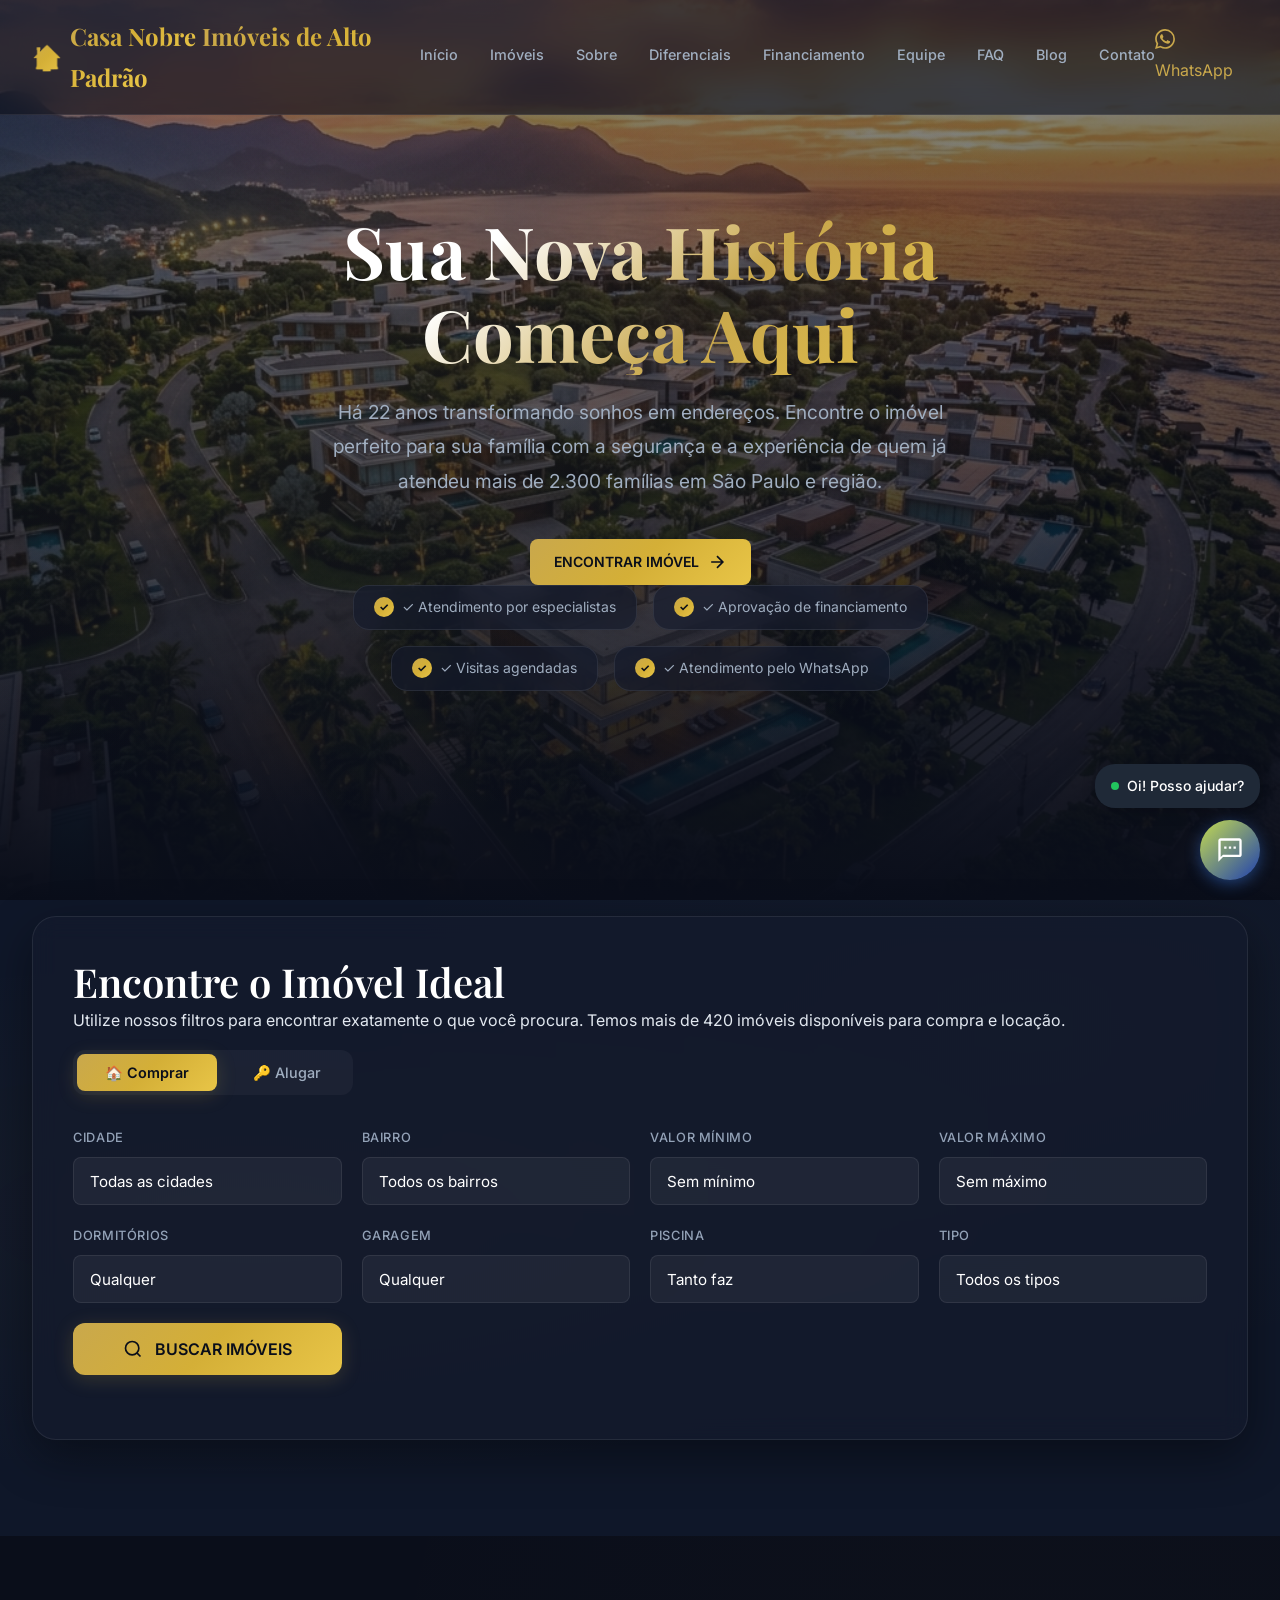
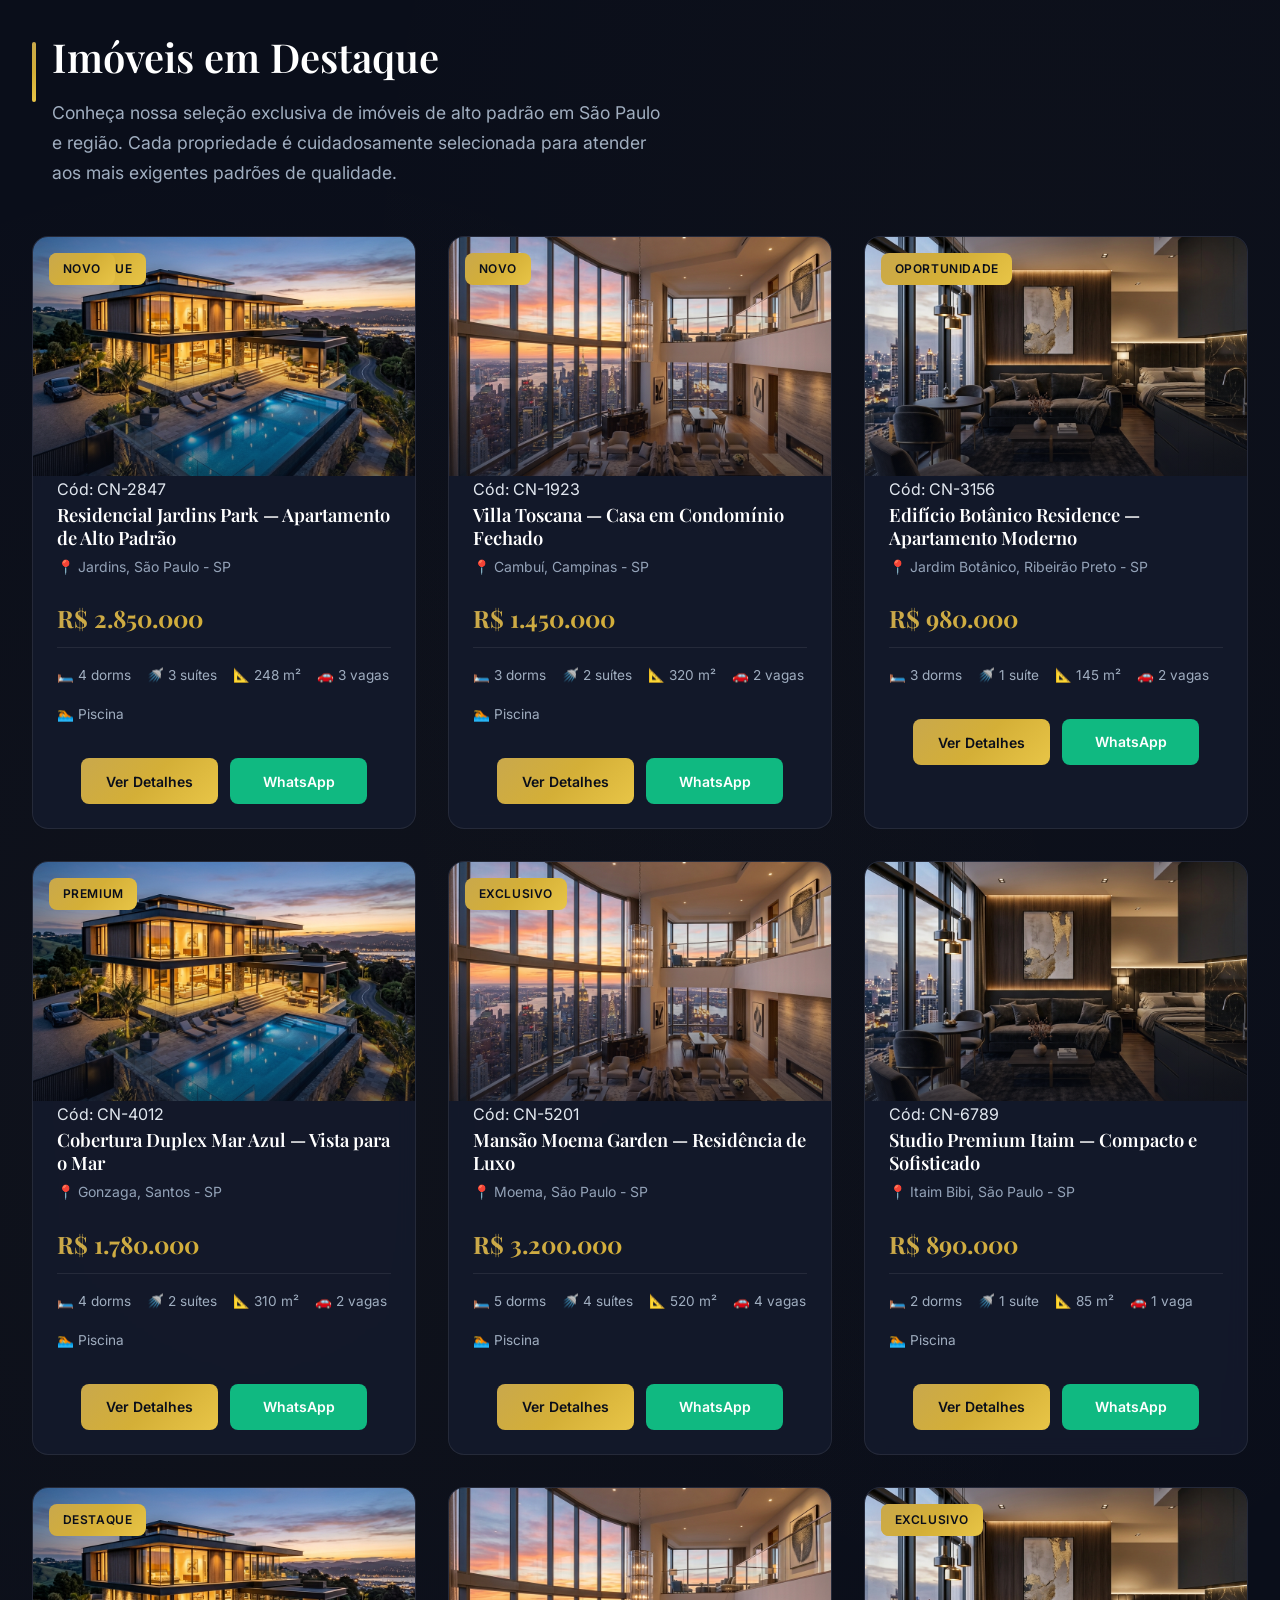
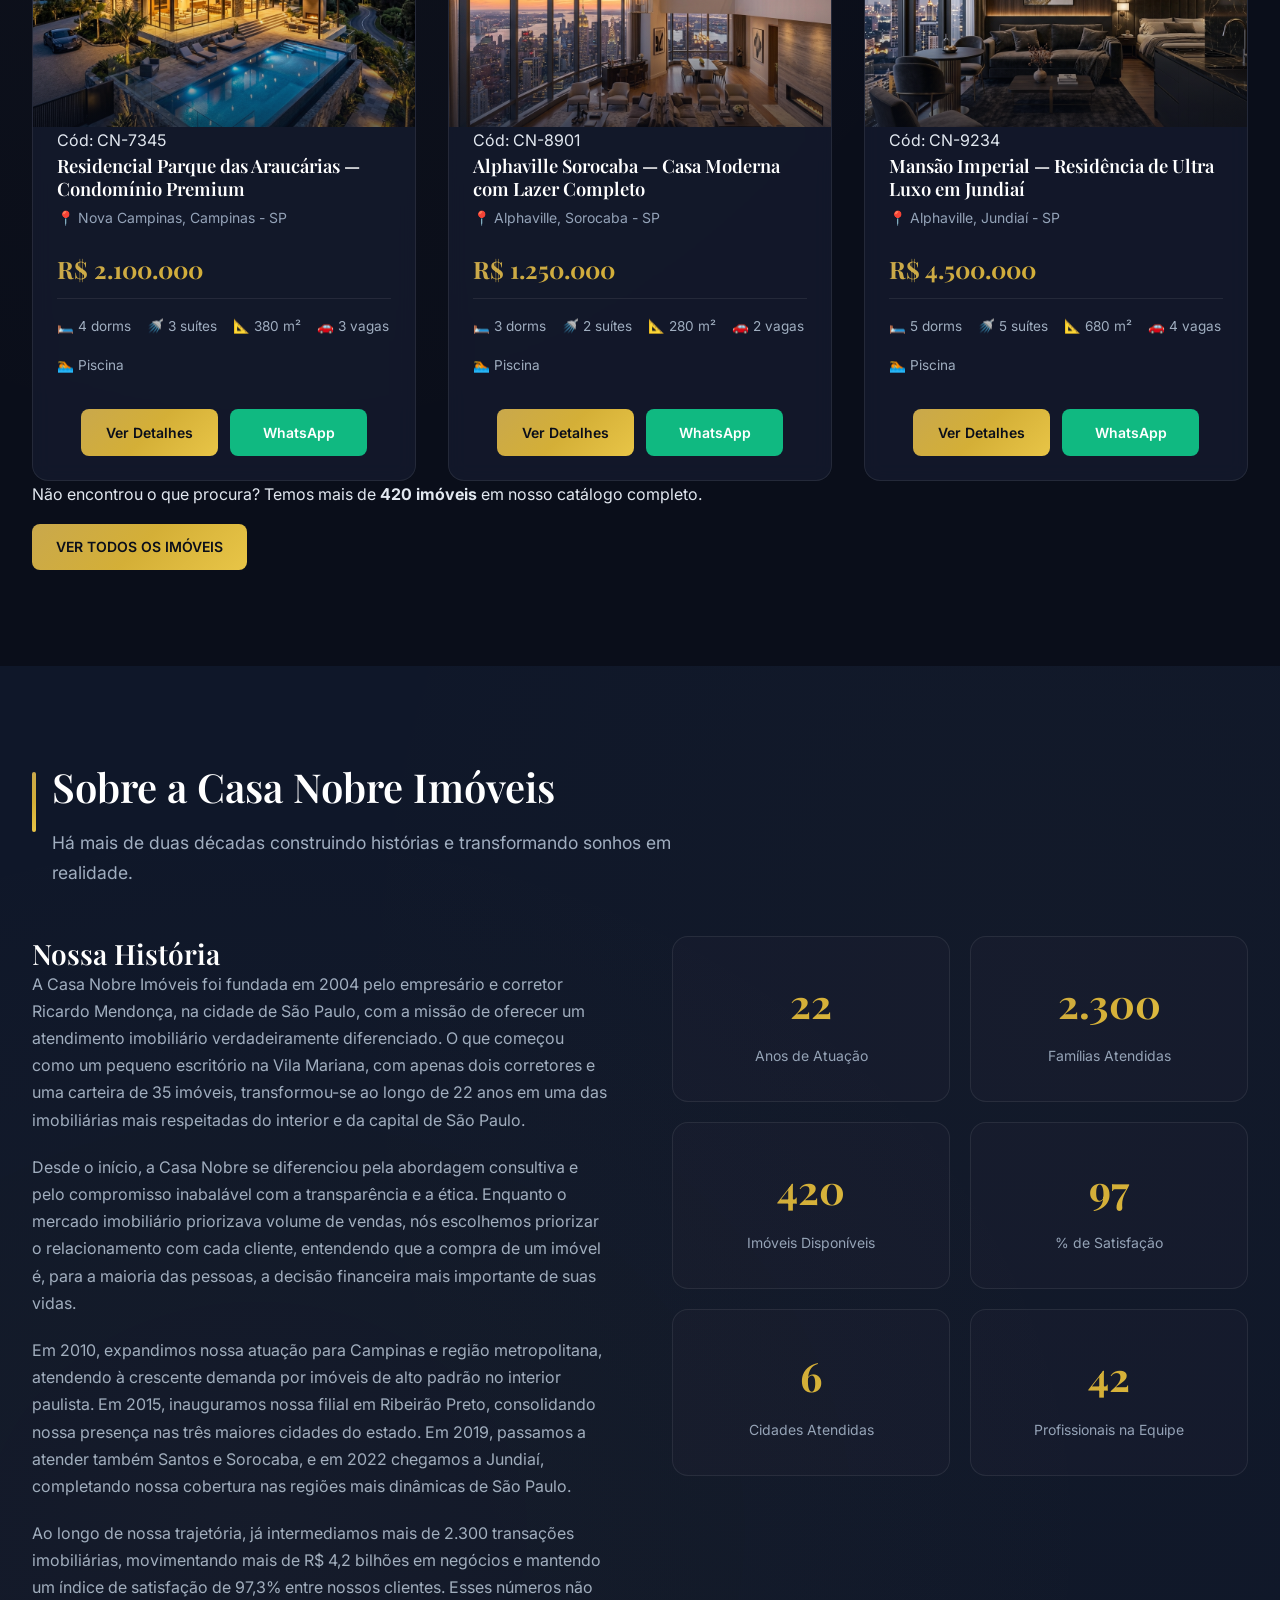
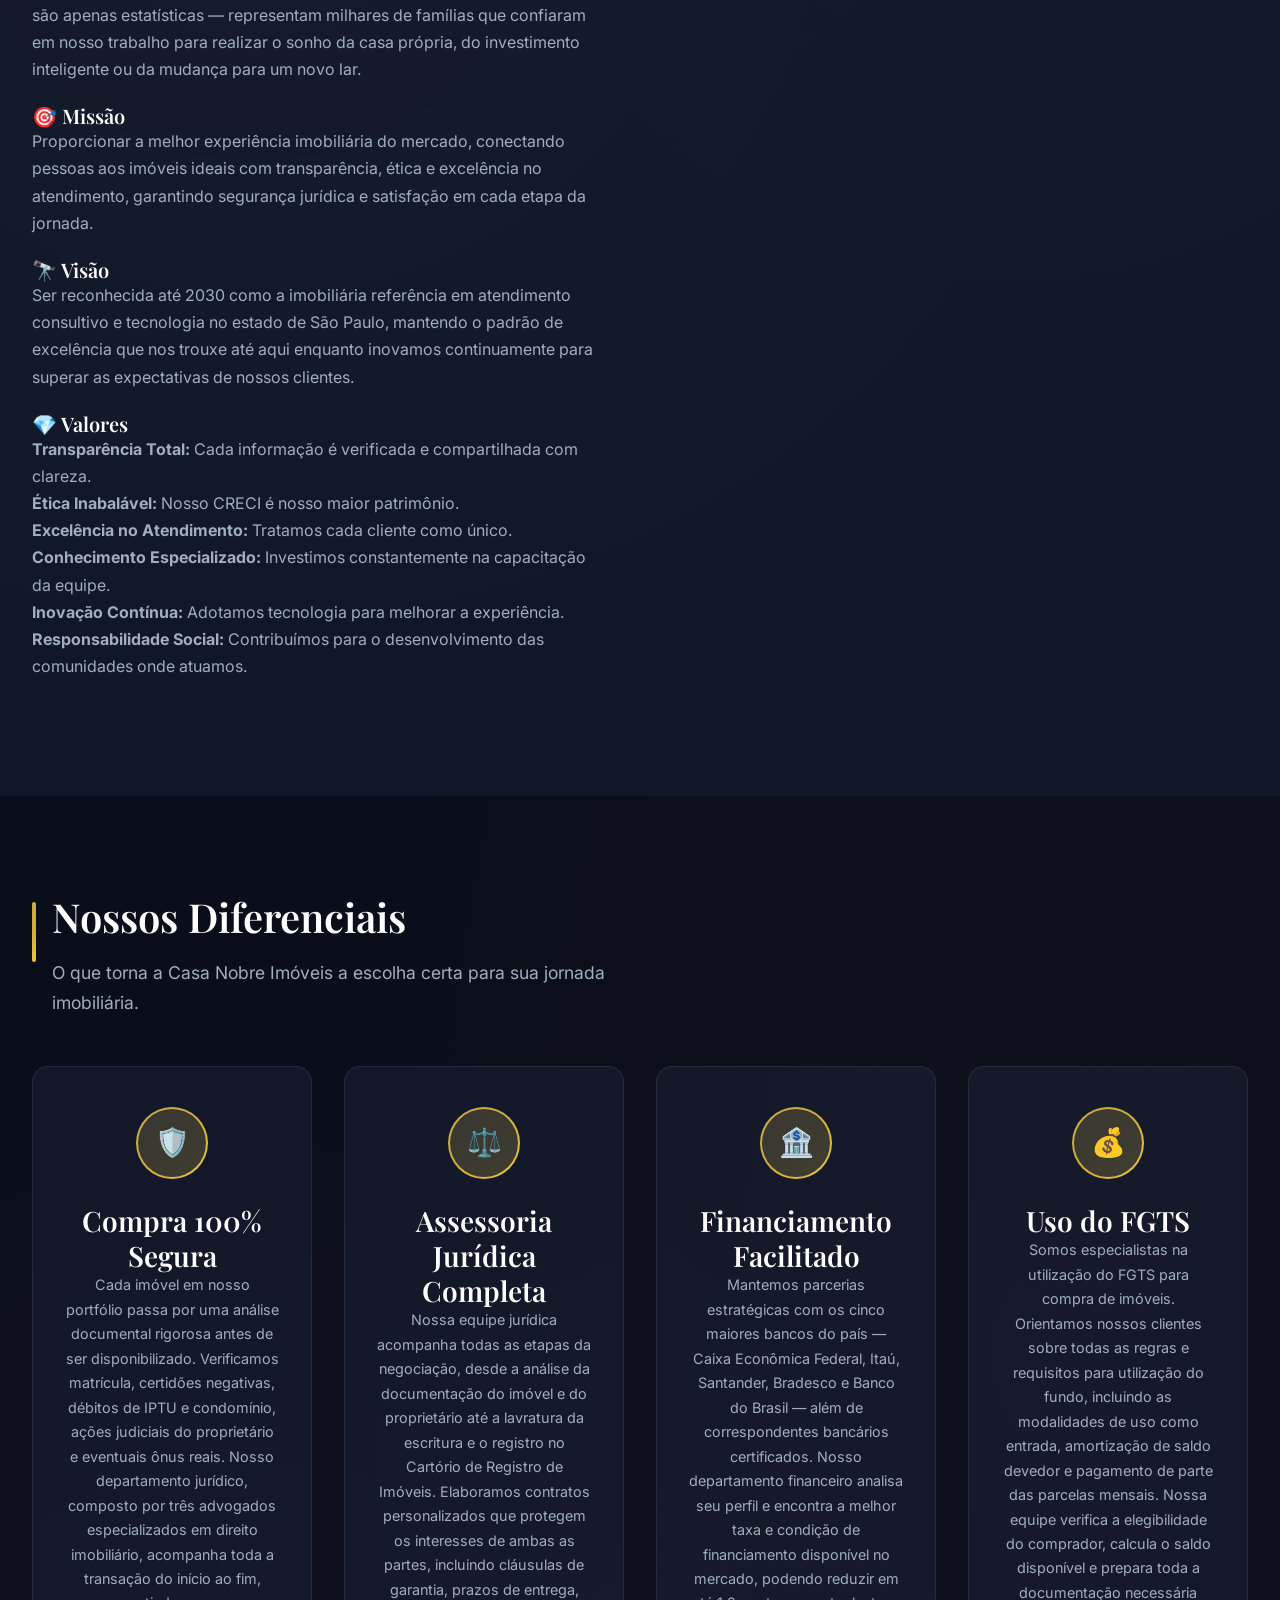
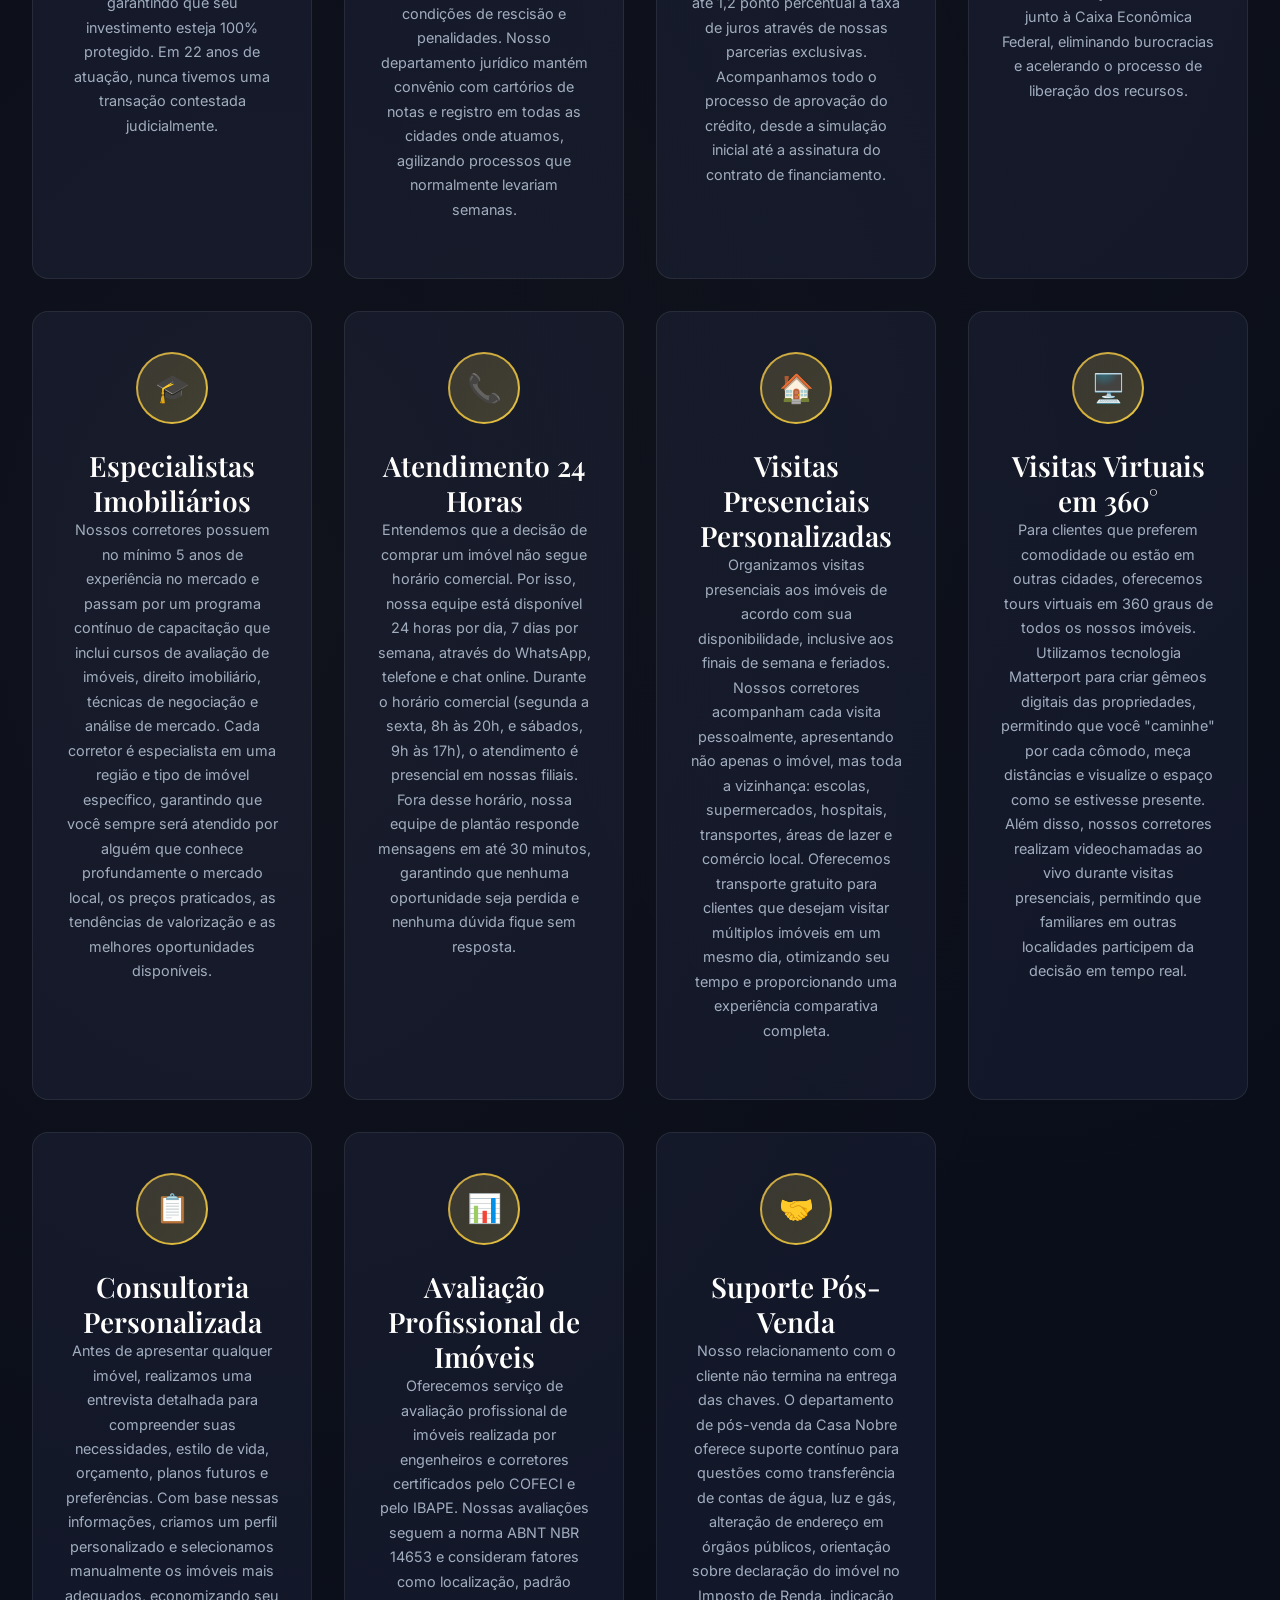
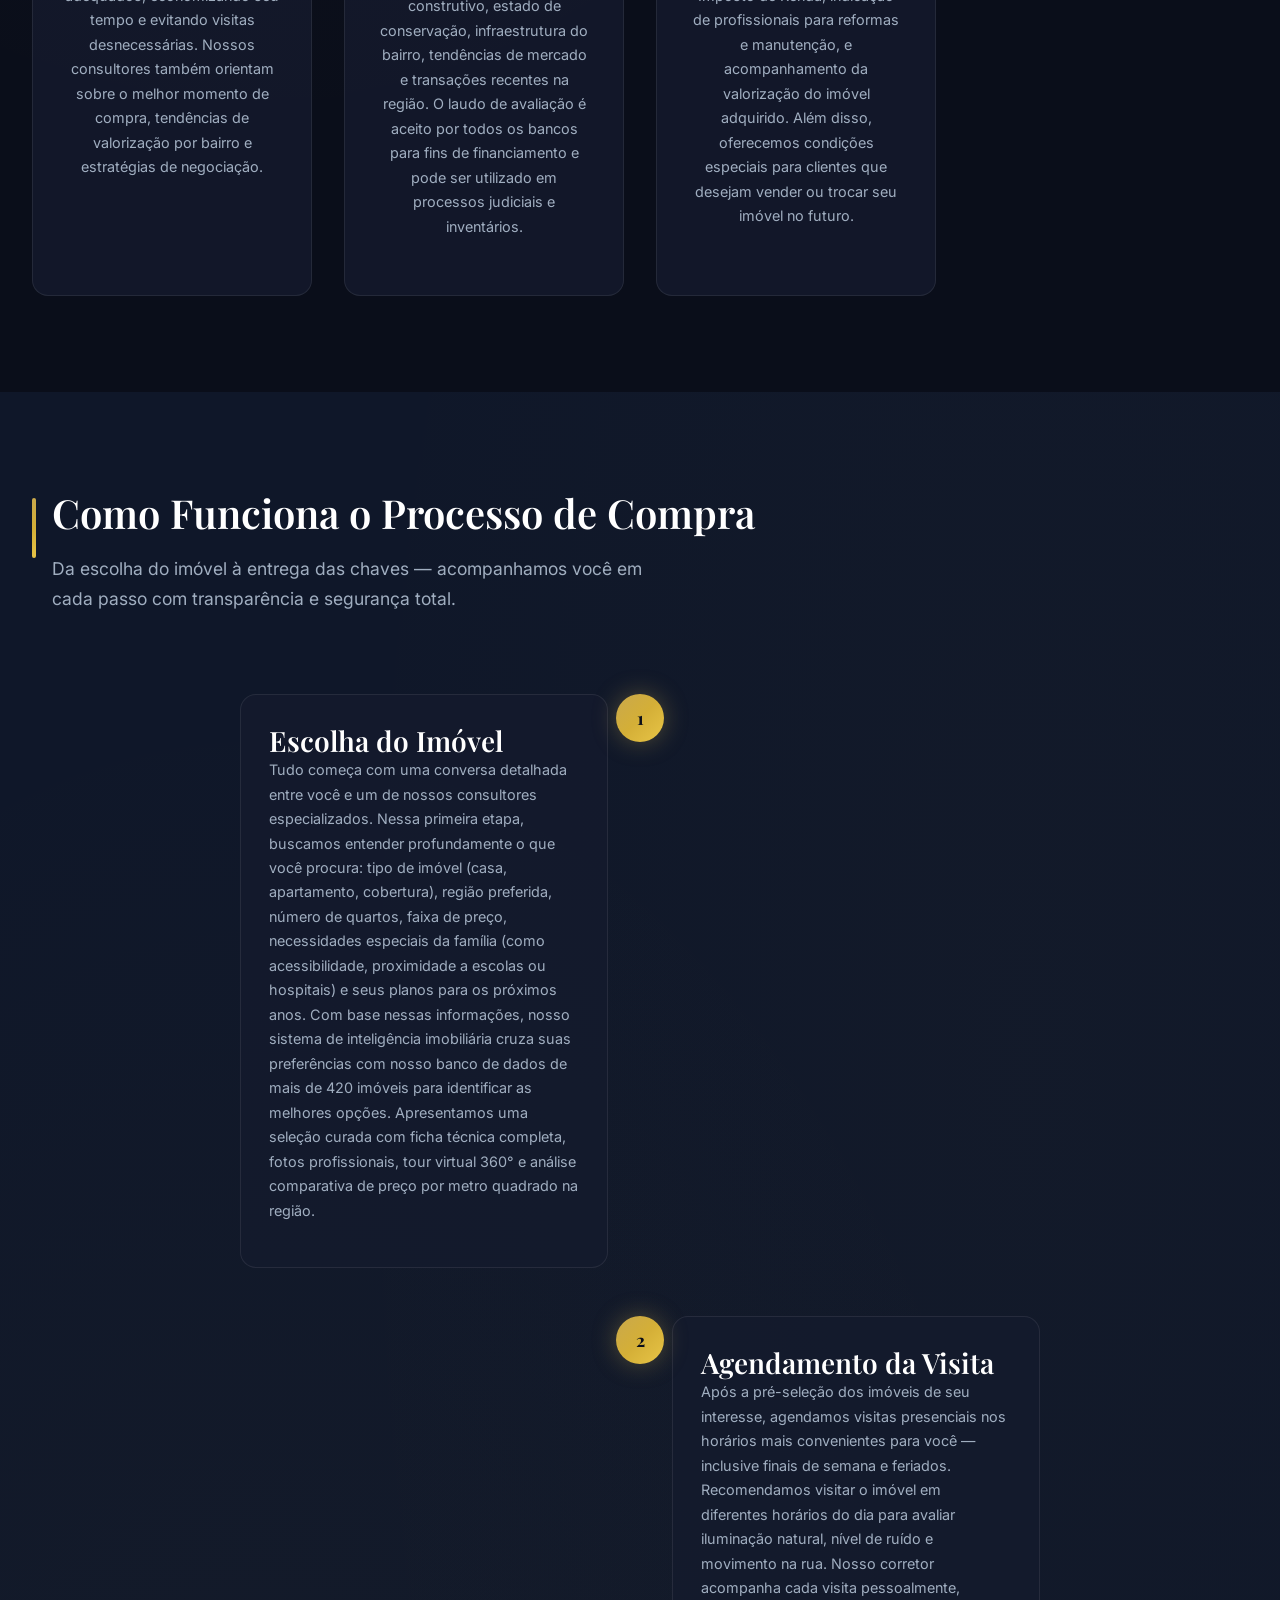
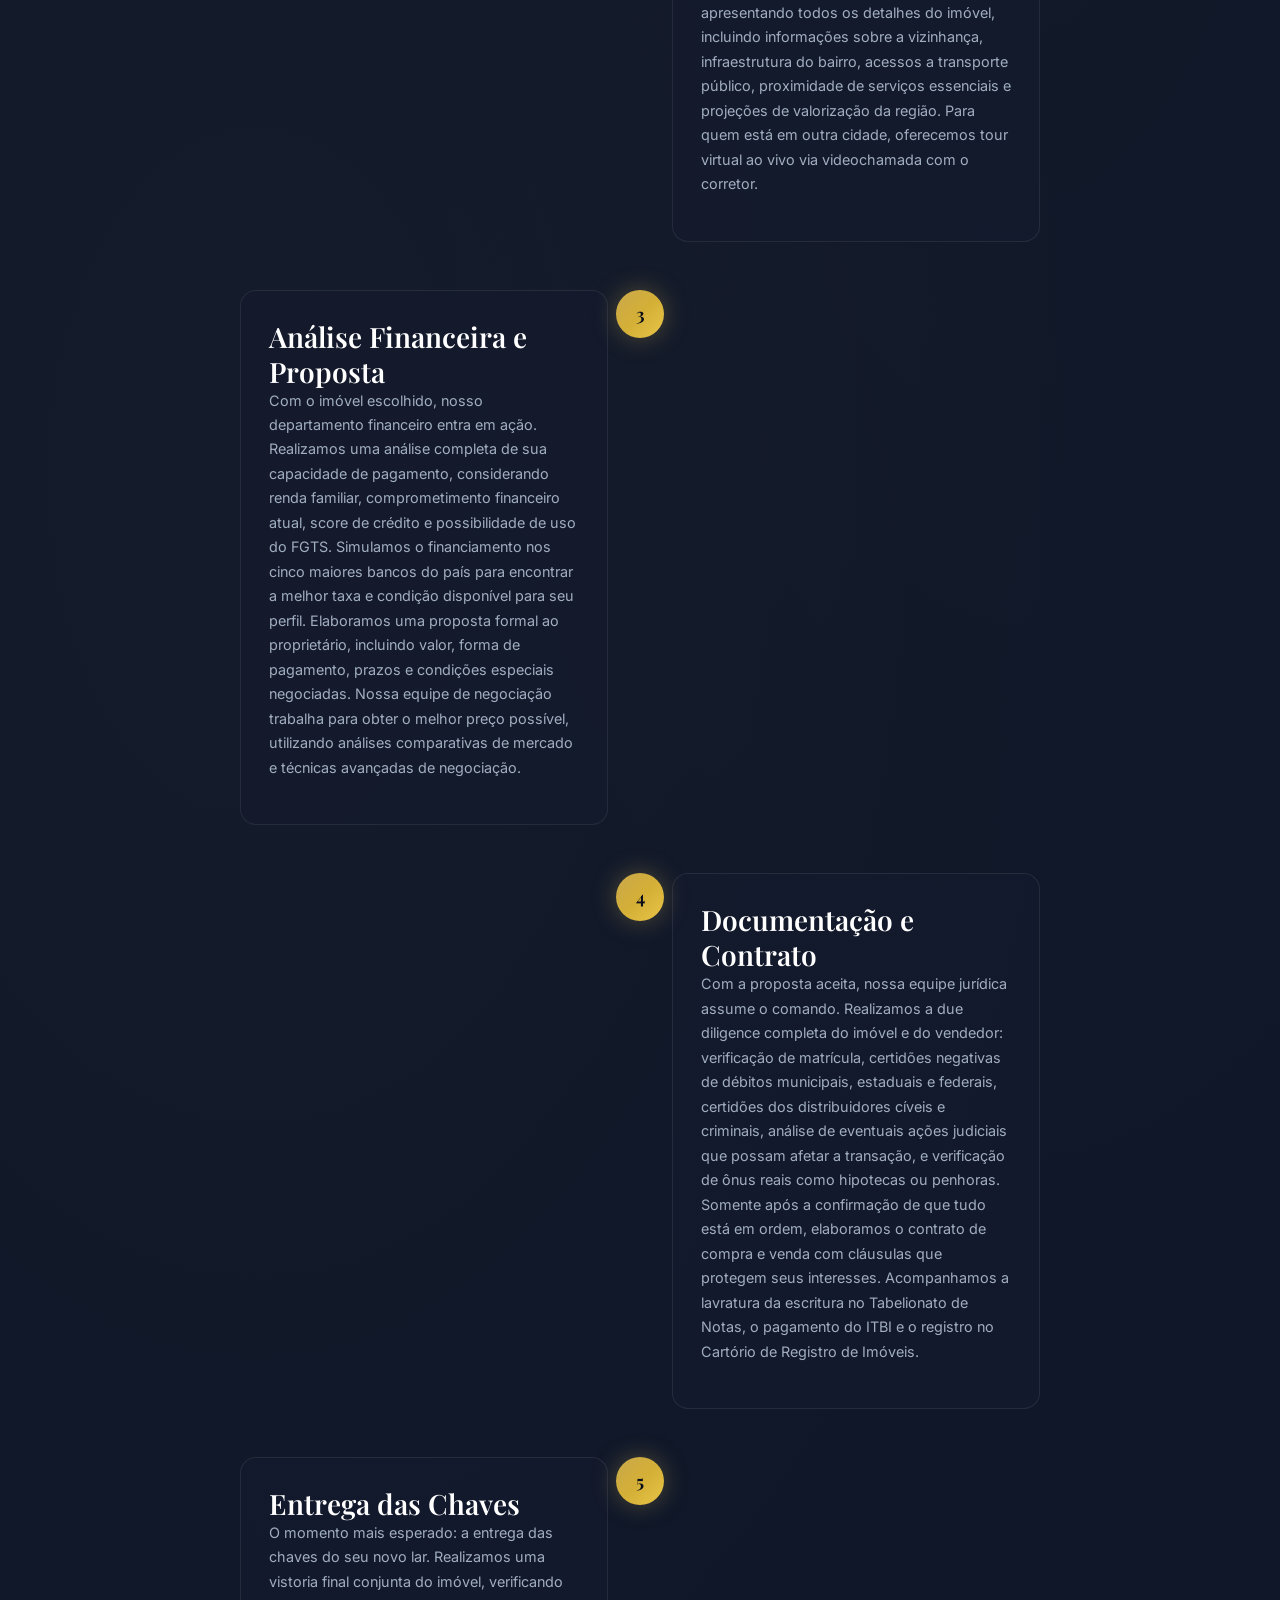
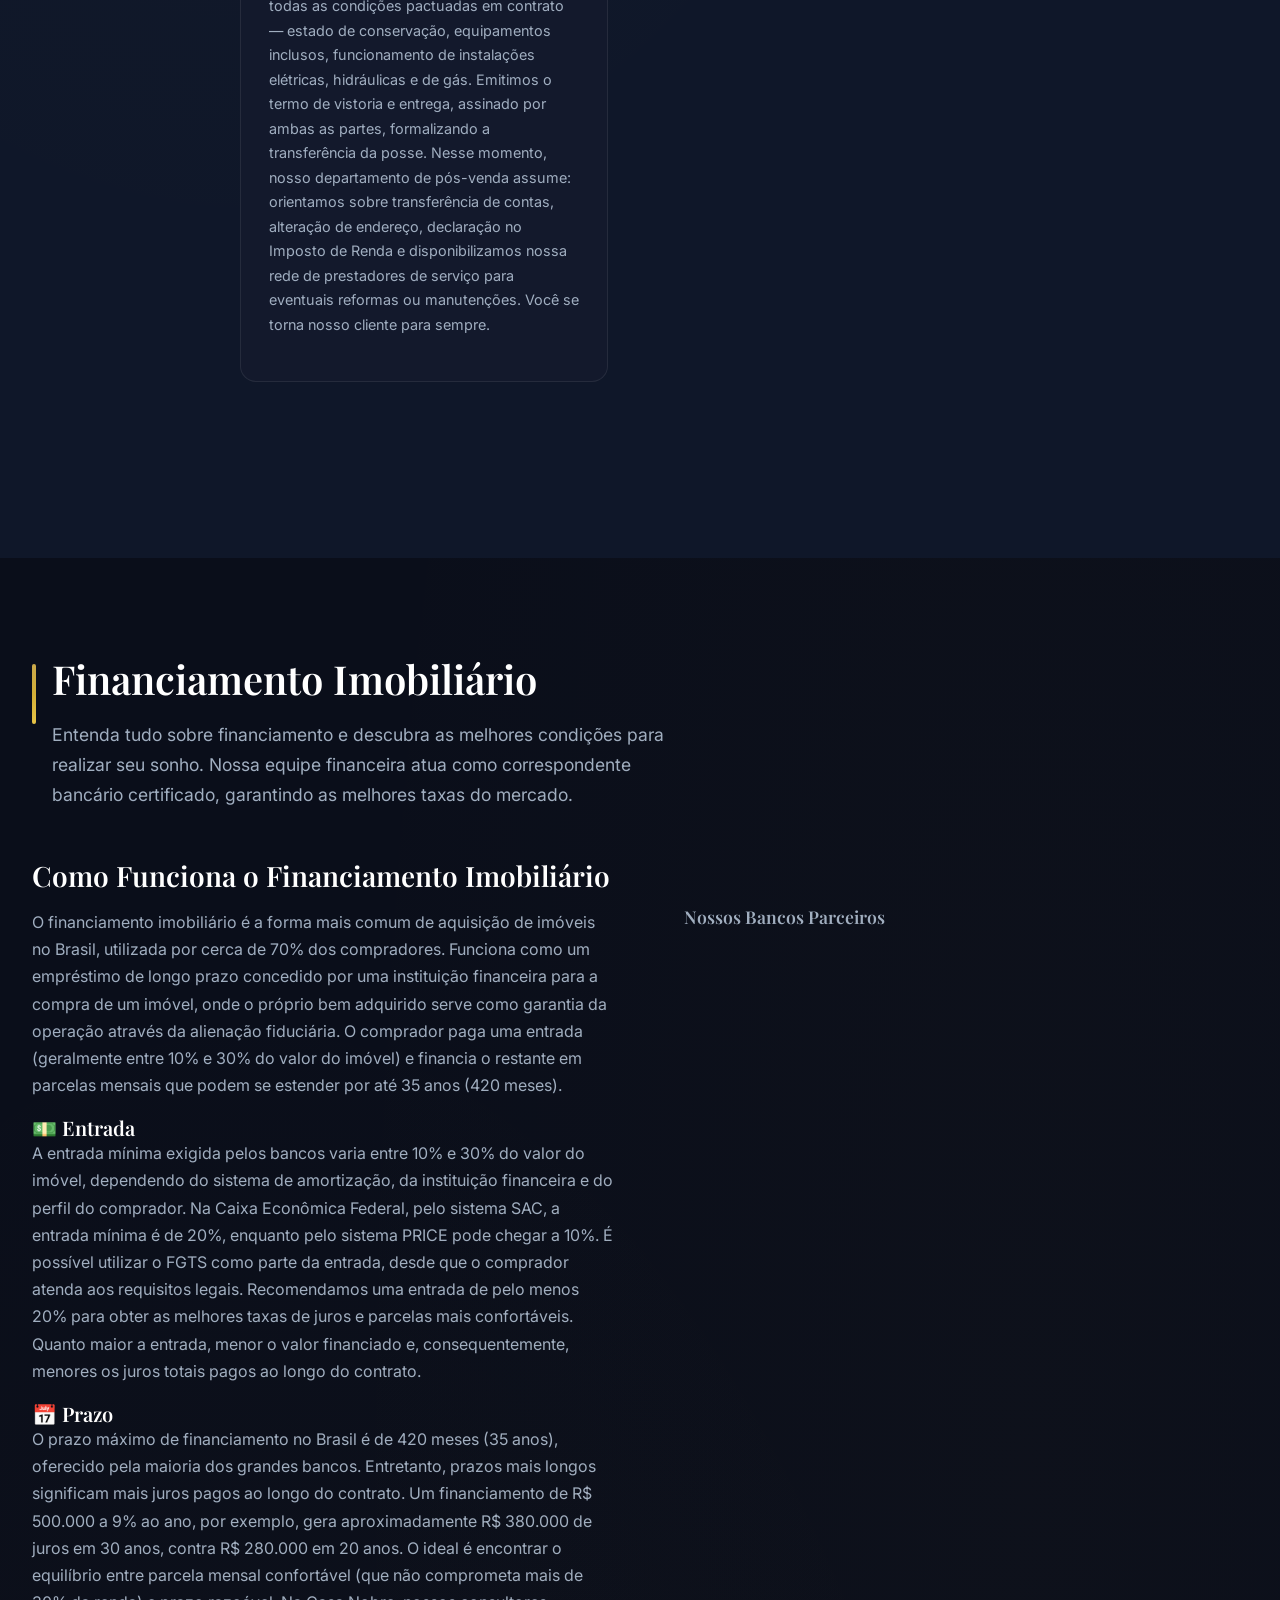
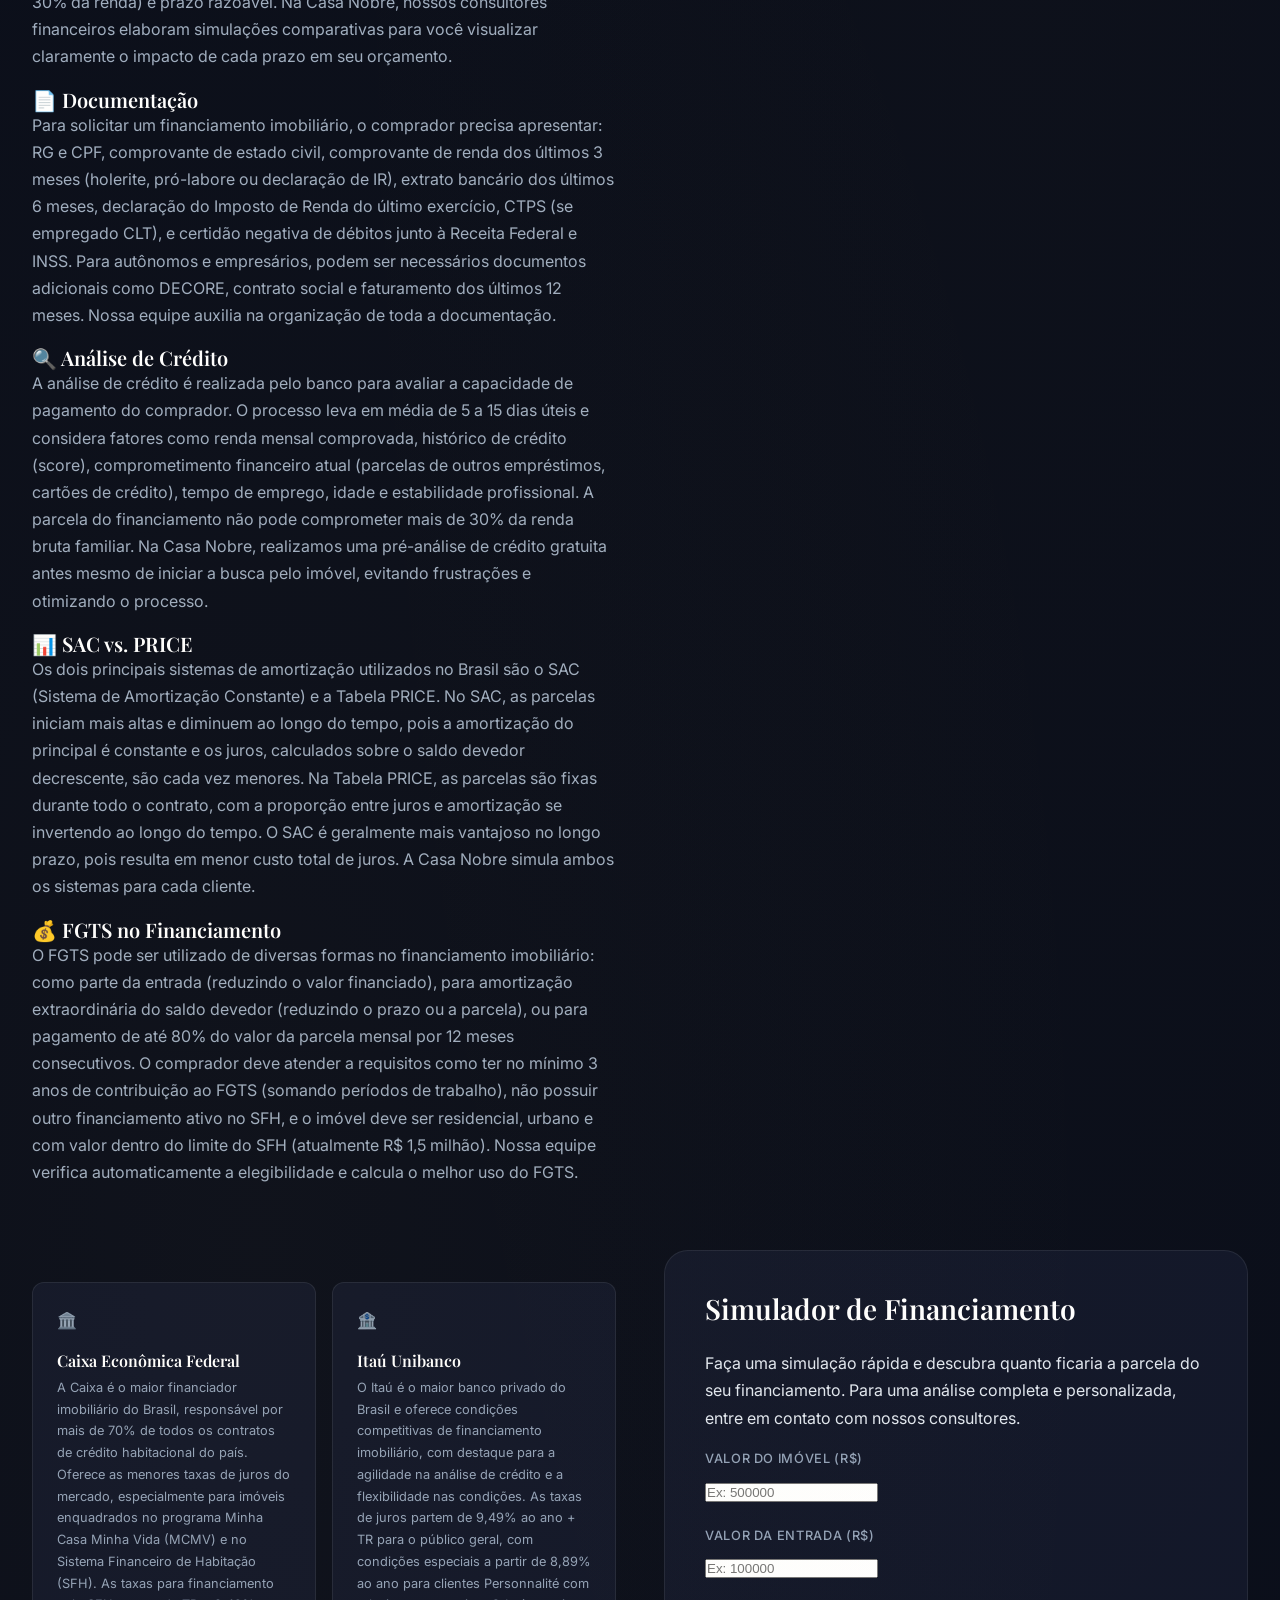
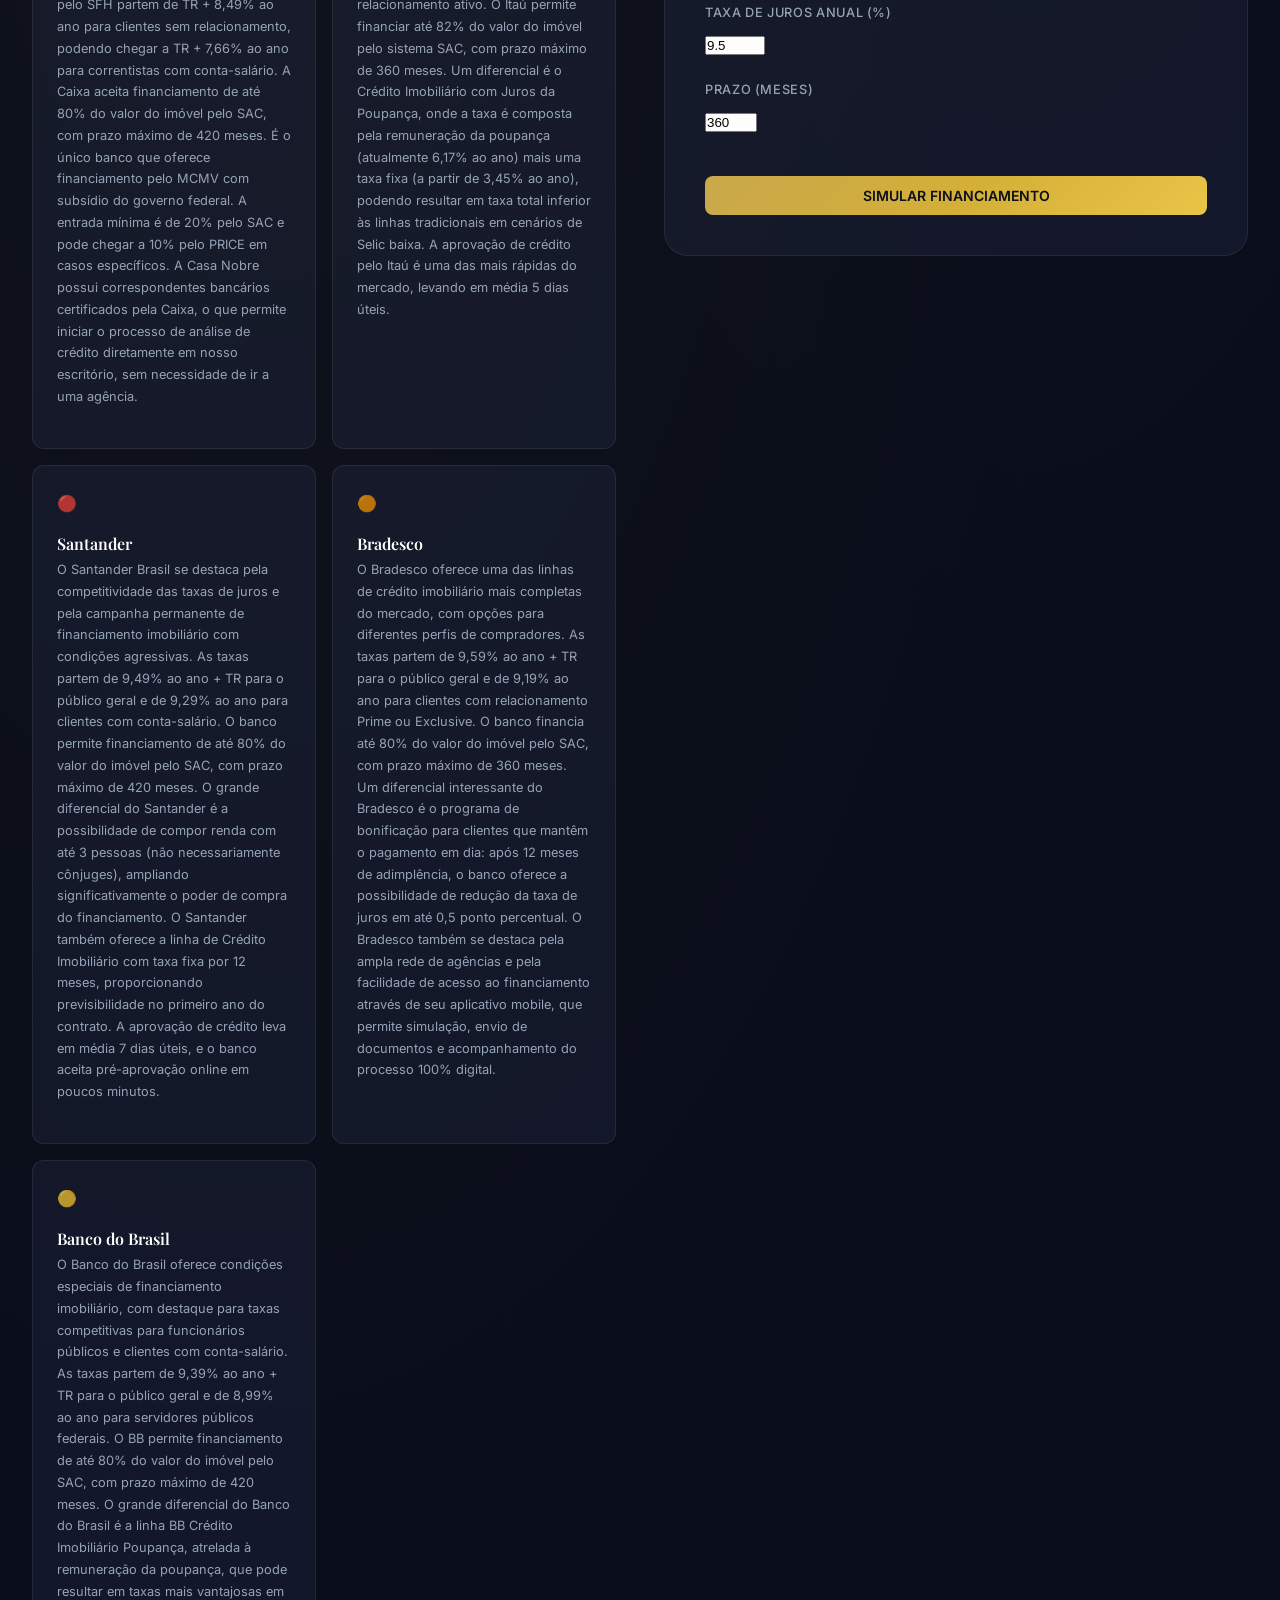
<file: index.html>
<!DOCTYPE html>
<html lang="pt-BR">
<head>
  <meta charset="UTF-8">
  <meta name="viewport" content="width=device-width, initial-scale=1.0">
  <meta name="description" content="Casa Nobre Imóveis - Há 22 anos realizando o sonho da casa própria. Imóveis de alto padrão em São Paulo, Campinas, Ribeirão Preto e região. Compra, venda, financiamento e assessoria completa.">
  <meta name="keywords" content="imóveis, imobiliária, casas, apartamentos, financiamento, FGTS, compra de imóveis, venda de imóveis, São Paulo, Campinas, alto padrão">
  <meta name="author" content="Casa Nobre Imóveis">
  <meta name="robots" content="index, follow">
  <meta property="og:title" content="Casa Nobre Imóveis - Sua Nova História Começa Aqui">
  <meta property="og:description" content="Há 22 anos realizando o sonho da casa própria. Mais de 420 imóveis disponíveis e 2.300 famílias atendidas.">
  <meta property="og:type" content="website">
  <title>Casa Nobre Imóveis | Imobiliária de Alto Padrão — Compra, Venda e Financiamento</title>
  
  <!-- Google Fonts -->
  <link rel="preconnect" href="https://fonts.googleapis.com">
  <link rel="preconnect" href="https://fonts.gstatic.com" crossorigin>
  <link href="https://fonts.googleapis.com/css2?family=Inter:wght@300;400;500;600;700;800&family=Playfair+Display:wght@400;500;600;700;800&display=swap" rel="stylesheet">
  
  <!-- Stylesheet -->
  <link rel="stylesheet" href="styles.css?v=4">
  
  <!-- Custom CSS -->
  <link rel="stylesheet" href="styles.css?v=7">
</head>
<body class="loading">

  <!-- ==================== HEADER ==================== -->
  <header id="header">
    <div class="header-inner container">
      <a href="#hero" class="logo">
        <span class="logo-icon">🏠</span>
        <div class="logo-text">
          <span class="logo-name">Casa <strong>Nobre</strong></span>
          <span class="logo-tagline">Imóveis de Alto Padrão</span>
        </div>
      </a>
      
      <nav class="nav-links">
        <a href="#hero">Início</a>
        <a href="#imoveis">Imóveis</a>
        <a href="#sobre">Sobre</a>
        <a href="#diferenciais">Diferenciais</a>
        <a href="#financiamento">Financiamento</a>
        <a href="#equipe">Equipe</a>
        <a href="#faq">FAQ</a>
        <a href="#blog">Blog</a>
        <a href="#contato">Contato</a>
      </nav>
      
      <div class="header-actions">
        <a href="https://wa.me/5511925312151" class="btn-whatsapp-header" target="_blank" rel="noopener">
          <svg width="20" height="20" viewBox="0 0 24 24" fill="currentColor"><path d="M17.472 14.382c-.297-.149-1.758-.867-2.03-.967-.273-.099-.471-.148-.67.15-.197.297-.767.966-.94 1.164-.173.199-.347.223-.644.075-.297-.15-1.255-.463-2.39-1.475-.883-.788-1.48-1.761-1.653-2.059-.173-.297-.018-.458.13-.606.134-.133.298-.347.446-.52.149-.174.198-.298.298-.497.099-.198.05-.371-.025-.52-.075-.149-.669-1.612-.916-2.207-.242-.579-.487-.5-.669-.51-.173-.008-.371-.01-.57-.01-.198 0-.52.074-.792.372-.272.297-1.04 1.016-1.04 2.479 0 1.462 1.065 2.875 1.213 3.074.149.198 2.096 3.2 5.077 4.487.709.306 1.262.489 1.694.625.712.227 1.36.195 1.871.118.571-.085 1.758-.719 2.006-1.413.248-.694.248-1.289.173-1.413-.074-.124-.272-.198-.57-.347m-5.421 7.403h-.004a9.87 9.87 0 01-5.031-1.378l-.361-.214-3.741.982.998-3.648-.235-.374a9.86 9.86 0 01-1.51-5.26c.001-5.45 4.436-9.884 9.888-9.884 2.64 0 5.122 1.03 6.988 2.898a9.825 9.825 0 012.893 6.994c-.003 5.45-4.437 9.884-9.885 9.884m8.413-18.297A11.815 11.815 0 0012.05 0C5.495 0 .16 5.335.157 11.892c0 2.096.547 4.142 1.588 5.945L.057 24l6.305-1.654a11.882 11.882 0 005.683 1.448h.005c6.554 0 11.89-5.335 11.893-11.893a11.821 11.821 0 00-3.48-8.413z"/></svg>
          WhatsApp
        </a>
        <button class="nav-toggle" aria-label="Abrir menu">
          <span></span><span></span><span></span>
        </button>
      </div>
    </div>
    
    <!-- Mobile Menu -->
    <div class="mobile-menu">
      <a href="#hero">Início</a>
      <a href="#imoveis">Imóveis</a>
      <a href="#sobre">Sobre</a>
      <a href="#diferenciais">Diferenciais</a>
      <a href="#financiamento">Financiamento</a>
      <a href="#equipe">Equipe</a>
      <a href="#faq">FAQ</a>
      <a href="#blog">Blog</a>
      <a href="#contato">Contato</a>
      <a href="https://wa.me/5511925312151" class="btn-whatsapp" target="_blank" rel="noopener">WhatsApp</a>
    </div>
  </header>

  <!-- ==================== HERO SECTION ==================== -->
  <section id="hero">
    <div class="hero-overlay"></div>
    <div class="hero-content container">
      <h1 class="hero-title fade-in">Sua Nova História<br><span class="text-gold">Começa Aqui</span></h1>
      <p class="hero-subtitle fade-in">Há 22 anos transformando sonhos em endereços. Encontre o imóvel perfeito para sua família com a segurança e a experiência de quem já atendeu mais de 2.300 famílias em São Paulo e região.</p>
      
      <a href="https://linkmagico.app.br/pricing" class="btn-primary hero-btn fade-in">
        ENCONTRAR IMÓVEL
        <svg width="20" height="20" viewBox="0 0 24 24" fill="none" stroke="currentColor" stroke-width="2"><path d="M5 12h14M12 5l7 7-7 7"/></svg>
      </a>
      
      <div class="hero-badges fade-in">
        <span class="hero-badge">✓ Atendimento por especialistas</span>
        <span class="hero-badge">✓ Aprovação de financiamento</span>
        <span class="hero-badge">✓ Visitas agendadas</span>
        <span class="hero-badge">✓ Atendimento pelo WhatsApp</span>
      </div>
    </div>
  </section>

  <!-- ==================== BUSCA DE IMÓVEIS ==================== -->
  <section id="busca" class="section">
    <div class="container">
      <div class="search-section">
        <h2 class="search-title">Encontre o Imóvel Ideal</h2>
        <p class="search-description">Utilize nossos filtros para encontrar exatamente o que você procura. Temos mais de 420 imóveis disponíveis para compra e locação.</p>
        
        <div class="search-tabs">
          <button class="search-tab active" data-type="comprar">🏠 Comprar</button>
          <button class="search-tab" data-type="alugar">🔑 Alugar</button>
        </div>
        
        <form id="searchForm" class="search-grid">
          <div class="search-field">
            <label for="searchCity">Cidade</label>
            <select id="searchCity">
              <option value="">Todas as cidades</option>
              <option value="sao-paulo">São Paulo</option>
              <option value="campinas">Campinas</option>
              <option value="ribeirao-preto">Ribeirão Preto</option>
              <option value="santos">Santos</option>
              <option value="sorocaba">Sorocaba</option>
              <option value="jundiai">Jundiaí</option>
            </select>
          </div>
          
          <div class="search-field">
            <label for="searchNeighborhood">Bairro</label>
            <select id="searchNeighborhood">
              <option value="">Todos os bairros</option>
              <option value="jardins">Jardins</option>
              <option value="vila-nova">Vila Nova Conceição</option>
              <option value="moema">Moema</option>
              <option value="itaim-bibi">Itaim Bibi</option>
              <option value="alphaville">Alphaville</option>
              <option value="cambuí">Cambuí</option>
              <option value="nova-campinas">Nova Campinas</option>
              <option value="jardim-botanico">Jardim Botânico</option>
              <option value="gonzaga">Gonzaga</option>
              <option value="boqueirao">Boqueirão</option>
            </select>
          </div>
          
          <div class="search-field">
            <label for="searchPriceMin">Valor Mínimo</label>
            <select id="searchPriceMin">
              <option value="">Sem mínimo</option>
              <option value="200000">R$ 200.000</option>
              <option value="400000">R$ 400.000</option>
              <option value="600000">R$ 600.000</option>
              <option value="800000">R$ 800.000</option>
              <option value="1000000">R$ 1.000.000</option>
              <option value="1500000">R$ 1.500.000</option>
              <option value="2000000">R$ 2.000.000</option>
              <option value="3000000">R$ 3.000.000</option>
            </select>
          </div>
          
          <div class="search-field">
            <label for="searchPriceMax">Valor Máximo</label>
            <select id="searchPriceMax">
              <option value="">Sem máximo</option>
              <option value="400000">R$ 400.000</option>
              <option value="600000">R$ 600.000</option>
              <option value="800000">R$ 800.000</option>
              <option value="1000000">R$ 1.000.000</option>
              <option value="1500000">R$ 1.500.000</option>
              <option value="2000000">R$ 2.000.000</option>
              <option value="3000000">R$ 3.000.000</option>
              <option value="5000000">R$ 5.000.000</option>
              <option value="99999999">Acima de R$ 5.000.000</option>
            </select>
          </div>
          
          <div class="search-field">
            <label for="searchBedrooms">Dormitórios</label>
            <select id="searchBedrooms">
              <option value="">Qualquer</option>
              <option value="1">1+</option>
              <option value="2">2+</option>
              <option value="3">3+</option>
              <option value="4">4+</option>
              <option value="5">5+</option>
            </select>
          </div>
          
          <div class="search-field">
            <label for="searchGarage">Garagem</label>
            <select id="searchGarage">
              <option value="">Qualquer</option>
              <option value="1">1+</option>
              <option value="2">2+</option>
              <option value="3">3+</option>
              <option value="4">4+</option>
            </select>
          </div>
          
          <div class="search-field">
            <label for="searchPool">Piscina</label>
            <select id="searchPool">
              <option value="">Tanto faz</option>
              <option value="sim">Com piscina</option>
              <option value="nao">Sem piscina</option>
            </select>
          </div>
          
          <div class="search-field">
            <label for="searchType">Tipo</label>
            <select id="searchType">
              <option value="">Todos os tipos</option>
              <option value="casa">Casa</option>
              <option value="apartamento">Apartamento</option>
              <option value="cobertura">Cobertura</option>
              <option value="terreno">Terreno</option>
              <option value="comercial">Comercial</option>
              <option value="casa-condominio">Casa em Condomínio</option>
            </select>
          </div>
          
          <div class="search-field search-field-full">
            <button type="button" class="search-btn" id="searchBtn">
              <svg width="20" height="20" viewBox="0 0 24 24" fill="none" stroke="currentColor" stroke-width="2"><circle cx="11" cy="11" r="8"/><path d="M21 21l-4.35-4.35"/></svg>
              BUSCAR IMÓVEIS
            </button>
          </div>
        </form>
      </div>
    </div>
  </section>

  <!-- ==================== CATÁLOGO DE IMÓVEIS ==================== -->
  <section id="imoveis" class="section">
    <div class="container">
      <h2 class="section-title fade-in">Imóveis em Destaque</h2>
      <p class="section-subtitle fade-in">Conheça nossa seleção exclusiva de imóveis de alto padrão em São Paulo e região. Cada propriedade é cuidadosamente selecionada para atender aos mais exigentes padrões de qualidade.</p>
      
      <div class="properties-grid" id="propertiesGrid">

        <!-- IMÓVEL 1 -->
        <div class="property-card fade-in" data-city="sao-paulo" data-neighborhood="jardins" data-price="2850000" data-bedrooms="4" data-garage="3" data-pool="sim" data-type="apartamento" data-transaction="comprar">
          <div class="property-image" style="background-image: url('images/prop_mansion.png'); background-size: cover; background-position: center;">
            <span class="property-badge">Destaque</span>
            <span class="property-badge badge-new">Novo</span>
          </div>
          <div class="property-info">
            <span class="property-code">Cód: CN-2847</span>
            <h3 class="property-title">Residencial Jardins Park — Apartamento de Alto Padrão</h3>
            <p class="property-location">📍 Jardins, São Paulo - SP</p>
            <p class="property-price">R$ 2.850.000</p>
            <div class="property-features">
              <span class="property-feature">🛏️ 4 dorms</span>
              <span class="property-feature">🚿 3 suítes</span>
              <span class="property-feature">📐 248 m²</span>
              <span class="property-feature">🚗 3 vagas</span>
              <span class="property-feature">🏊 Piscina</span>
            </div>
            <div class="property-actions">
              <button class="btn-primary" onclick="openPropertyModal('prop1')">Ver Detalhes</button>
              <a href="https://wa.me/5511925312151?text=Olá! Tenho interesse no imóvel CN-2847 - Residencial Jardins Park" class="btn-whatsapp" target="_blank" rel="noopener">WhatsApp</a>
            </div>
          </div>
        </div>

        <!-- IMÓVEL 2 -->
        <div class="property-card fade-in" data-city="campinas" data-neighborhood="cambuí" data-price="1450000" data-bedrooms="3" data-garage="2" data-pool="sim" data-type="casa-condominio" data-transaction="comprar">
          <div class="property-image" style="background-image: url('images/prop_penthouse.png'); background-size: cover; background-position: center;">
            <span class="property-badge badge-new">Novo</span>
          </div>
          <div class="property-info">
            <span class="property-code">Cód: CN-1923</span>
            <h3 class="property-title">Villa Toscana — Casa em Condomínio Fechado</h3>
            <p class="property-location">📍 Cambuí, Campinas - SP</p>
            <p class="property-price">R$ 1.450.000</p>
            <div class="property-features">
              <span class="property-feature">🛏️ 3 dorms</span>
              <span class="property-feature">🚿 2 suítes</span>
              <span class="property-feature">📐 320 m²</span>
              <span class="property-feature">🚗 2 vagas</span>
              <span class="property-feature">🏊 Piscina</span>
            </div>
            <div class="property-actions">
              <button class="btn-primary" onclick="openPropertyModal('prop2')">Ver Detalhes</button>
              <a href="https://wa.me/5511925312151?text=Olá! Tenho interesse no imóvel CN-1923 - Villa Toscana" class="btn-whatsapp" target="_blank" rel="noopener">WhatsApp</a>
            </div>
          </div>
        </div>

        <!-- IMÓVEL 3 -->
        <div class="property-card fade-in" data-city="ribeirao-preto" data-neighborhood="jardim-botanico" data-price="980000" data-bedrooms="3" data-garage="2" data-pool="nao" data-type="apartamento" data-transaction="comprar">
          <div class="property-image" style="background-image: url('images/prop_studio.png'); background-size: cover; background-position: center;">
            <span class="property-badge">Oportunidade</span>
          </div>
          <div class="property-info">
            <span class="property-code">Cód: CN-3156</span>
            <h3 class="property-title">Edifício Botânico Residence — Apartamento Moderno</h3>
            <p class="property-location">📍 Jardim Botânico, Ribeirão Preto - SP</p>
            <p class="property-price">R$ 980.000</p>
            <div class="property-features">
              <span class="property-feature">🛏️ 3 dorms</span>
              <span class="property-feature">🚿 1 suíte</span>
              <span class="property-feature">📐 145 m²</span>
              <span class="property-feature">🚗 2 vagas</span>
            </div>
            <div class="property-actions">
              <button class="btn-primary" onclick="openPropertyModal('prop3')">Ver Detalhes</button>
              <a href="https://wa.me/5511925312151?text=Olá! Tenho interesse no imóvel CN-3156 - Edifício Botânico Residence" class="btn-whatsapp" target="_blank" rel="noopener">WhatsApp</a>
            </div>
          </div>
        </div>

        <!-- IMÓVEL 4 -->
        <div class="property-card fade-in" data-city="santos" data-neighborhood="gonzaga" data-price="1780000" data-bedrooms="4" data-garage="2" data-pool="sim" data-type="cobertura" data-transaction="comprar">
          <div class="property-image" style="background-image: url('images/prop_mansion.png'); background-size: cover; background-position: center;">
            <span class="property-badge">Premium</span>
          </div>
          <div class="property-info">
            <span class="property-code">Cód: CN-4012</span>
            <h3 class="property-title">Cobertura Duplex Mar Azul — Vista para o Mar</h3>
            <p class="property-location">📍 Gonzaga, Santos - SP</p>
            <p class="property-price">R$ 1.780.000</p>
            <div class="property-features">
              <span class="property-feature">🛏️ 4 dorms</span>
              <span class="property-feature">🚿 2 suítes</span>
              <span class="property-feature">📐 310 m²</span>
              <span class="property-feature">🚗 2 vagas</span>
              <span class="property-feature">🏊 Piscina</span>
            </div>
            <div class="property-actions">
              <button class="btn-primary" onclick="openPropertyModal('prop4')">Ver Detalhes</button>
              <a href="https://wa.me/5511925312151?text=Olá! Tenho interesse no imóvel CN-4012 - Cobertura Duplex Mar Azul" class="btn-whatsapp" target="_blank" rel="noopener">WhatsApp</a>
            </div>
          </div>
        </div>

        <!-- IMÓVEL 5 -->
        <div class="property-card fade-in" data-city="sao-paulo" data-neighborhood="moema" data-price="3200000" data-bedrooms="5" data-garage="4" data-pool="sim" data-type="casa" data-transaction="comprar">
          <div class="property-image" style="background-image: url('images/prop_penthouse.png'); background-size: cover; background-position: center;">
            <span class="property-badge">Exclusivo</span>
          </div>
          <div class="property-info">
            <span class="property-code">Cód: CN-5201</span>
            <h3 class="property-title">Mansão Moema Garden — Residência de Luxo</h3>
            <p class="property-location">📍 Moema, São Paulo - SP</p>
            <p class="property-price">R$ 3.200.000</p>
            <div class="property-features">
              <span class="property-feature">🛏️ 5 dorms</span>
              <span class="property-feature">🚿 4 suítes</span>
              <span class="property-feature">📐 520 m²</span>
              <span class="property-feature">🚗 4 vagas</span>
              <span class="property-feature">🏊 Piscina</span>
            </div>
            <div class="property-actions">
              <button class="btn-primary" onclick="openPropertyModal('prop5')">Ver Detalhes</button>
              <a href="https://wa.me/5511925312151?text=Olá! Tenho interesse no imóvel CN-5201 - Mansão Moema Garden" class="btn-whatsapp" target="_blank" rel="noopener">WhatsApp</a>
            </div>
          </div>
        </div>

        <!-- IMÓVEL 6 -->
        <div class="property-card fade-in" data-city="sao-paulo" data-neighborhood="itaim-bibi" data-price="890000" data-bedrooms="2" data-garage="1" data-pool="sim" data-type="apartamento" data-transaction="comprar">
          <div class="property-image" style="background-image: url('images/prop_studio.png'); background-size: cover; background-position: center;">
          </div>
          <div class="property-info">
            <span class="property-code">Cód: CN-6789</span>
            <h3 class="property-title">Studio Premium Itaim — Compacto e Sofisticado</h3>
            <p class="property-location">📍 Itaim Bibi, São Paulo - SP</p>
            <p class="property-price">R$ 890.000</p>
            <div class="property-features">
              <span class="property-feature">🛏️ 2 dorms</span>
              <span class="property-feature">🚿 1 suíte</span>
              <span class="property-feature">📐 85 m²</span>
              <span class="property-feature">🚗 1 vaga</span>
              <span class="property-feature">🏊 Piscina</span>
            </div>
            <div class="property-actions">
              <button class="btn-primary" onclick="openPropertyModal('prop6')">Ver Detalhes</button>
              <a href="https://wa.me/5511925312151?text=Olá! Tenho interesse no imóvel CN-6789 - Studio Premium Itaim" class="btn-whatsapp" target="_blank" rel="noopener">WhatsApp</a>
            </div>
          </div>
        </div>

        <!-- IMÓVEL 7 -->
        <div class="property-card fade-in" data-city="campinas" data-neighborhood="nova-campinas" data-price="2100000" data-bedrooms="4" data-garage="3" data-pool="sim" data-type="casa-condominio" data-transaction="comprar">
          <div class="property-image" style="background-image: url('images/prop_mansion.png'); background-size: cover; background-position: center;">
            <span class="property-badge">Destaque</span>
          </div>
          <div class="property-info">
            <span class="property-code">Cód: CN-7345</span>
            <h3 class="property-title">Residencial Parque das Araucárias — Condomínio Premium</h3>
            <p class="property-location">📍 Nova Campinas, Campinas - SP</p>
            <p class="property-price">R$ 2.100.000</p>
            <div class="property-features">
              <span class="property-feature">🛏️ 4 dorms</span>
              <span class="property-feature">🚿 3 suítes</span>
              <span class="property-feature">📐 380 m²</span>
              <span class="property-feature">🚗 3 vagas</span>
              <span class="property-feature">🏊 Piscina</span>
            </div>
            <div class="property-actions">
              <button class="btn-primary" onclick="openPropertyModal('prop7')">Ver Detalhes</button>
              <a href="https://wa.me/5511925312151?text=Olá! Tenho interesse no imóvel CN-7345 - Residencial Parque das Araucárias" class="btn-whatsapp" target="_blank" rel="noopener">WhatsApp</a>
            </div>
          </div>
        </div>

        <!-- IMÓVEL 8 -->
        <div class="property-card fade-in" data-city="sorocaba" data-neighborhood="alphaville" data-price="1250000" data-bedrooms="3" data-garage="2" data-pool="sim" data-type="casa-condominio" data-transaction="comprar">
          <div class="property-image" style="background-image: url('images/prop_penthouse.png'); background-size: cover; background-position: center;">
          </div>
          <div class="property-info">
            <span class="property-code">Cód: CN-8901</span>
            <h3 class="property-title">Alphaville Sorocaba — Casa Moderna com Lazer Completo</h3>
            <p class="property-location">📍 Alphaville, Sorocaba - SP</p>
            <p class="property-price">R$ 1.250.000</p>
            <div class="property-features">
              <span class="property-feature">🛏️ 3 dorms</span>
              <span class="property-feature">🚿 2 suítes</span>
              <span class="property-feature">📐 280 m²</span>
              <span class="property-feature">🚗 2 vagas</span>
              <span class="property-feature">🏊 Piscina</span>
            </div>
            <div class="property-actions">
              <button class="btn-primary" onclick="openPropertyModal('prop8')">Ver Detalhes</button>
              <a href="https://wa.me/5511925312151?text=Olá! Tenho interesse no imóvel CN-8901 - Alphaville Sorocaba" class="btn-whatsapp" target="_blank" rel="noopener">WhatsApp</a>
            </div>
          </div>
        </div>

        <!-- IMÓVEL 9 -->
        <div class="property-card fade-in" data-city="jundiai" data-neighborhood="alphaville" data-price="4500000" data-bedrooms="5" data-garage="4" data-pool="sim" data-type="casa" data-transaction="comprar">
          <div class="property-image" style="background-image: url('images/prop_studio.png'); background-size: cover; background-position: center;">
            <span class="property-badge">Premium</span>
            <span class="property-badge badge-new">Exclusivo</span>
          </div>
          <div class="property-info">
            <span class="property-code">Cód: CN-9234</span>
            <h3 class="property-title">Mansão Imperial — Residência de Ultra Luxo em Jundiaí</h3>
            <p class="property-location">📍 Alphaville, Jundiaí - SP</p>
            <p class="property-price">R$ 4.500.000</p>
            <div class="property-features">
              <span class="property-feature">🛏️ 5 dorms</span>
              <span class="property-feature">🚿 5 suítes</span>
              <span class="property-feature">📐 680 m²</span>
              <span class="property-feature">🚗 4 vagas</span>
              <span class="property-feature">🏊 Piscina</span>
            </div>
            <div class="property-actions">
              <button class="btn-primary" onclick="openPropertyModal('prop9')">Ver Detalhes</button>
              <a href="https://wa.me/5511925312151?text=Olá! Tenho interesse no imóvel CN-9234 - Mansão Imperial" class="btn-whatsapp" target="_blank" rel="noopener">WhatsApp</a>
            </div>
          </div>
        </div>

      </div>

      <div class="properties-cta fade-in">
        <p>Não encontrou o que procura? Temos mais de <strong>420 imóveis</strong> em nosso catálogo completo.</p>
        <a href="https://linkmagico.app.br/pricing" class="btn-primary">VER TODOS OS IMÓVEIS</a>
      </div>
    </div>
  </section>

  <!-- ==================== PROPERTY MODALS ==================== -->
  <!-- Modal Imóvel 1 -->
  <div class="property-modal" id="propertyModal-prop1">
    <div class="modal-overlay" onclick="closePropertyModal('prop1')"></div>
    <div class="modal-content">
      <button class="modal-close" onclick="closePropertyModal('prop1')">&times;</button>
      <div class="modal-gallery" style="background: linear-gradient(135deg, #1a365d, #2d5aa0);"></div>
      <div class="modal-body">
        <span class="property-code">Código: CN-2847</span>
        <h2>Residencial Jardins Park — Apartamento de Alto Padrão</h2>
        <p class="property-location">📍 Jardins, São Paulo - SP</p>
        <p class="property-price">R$ 2.850.000</p>
        
        <div class="modal-specs">
          <div class="modal-spec-item"><strong>Área Total</strong><span>248 m²</span></div>
          <div class="modal-spec-item"><strong>Dormitórios</strong><span>4 quartos</span></div>
          <div class="modal-spec-item"><strong>Suítes</strong><span>3 suítes</span></div>
          <div class="modal-spec-item"><strong>Banheiros</strong><span>5 banheiros</span></div>
          <div class="modal-spec-item"><strong>Garagem</strong><span>3 vagas</span></div>
          <div class="modal-spec-item"><strong>Piscina</strong><span>Sim (aquecida)</span></div>
          <div class="modal-spec-item"><strong>Academia</strong><span>Sim (completa)</span></div>
          <div class="modal-spec-item"><strong>Condomínio</strong><span>R$ 2.800/mês</span></div>
          <div class="modal-spec-item"><strong>IPTU</strong><span>R$ 1.420/mês</span></div>
          <div class="modal-spec-item"><strong>Aceita FGTS</strong><span>Sim</span></div>
          <div class="modal-spec-item"><strong>Financiamento</strong><span>Sim (todos os bancos)</span></div>
          <div class="modal-spec-item"><strong>Ano Construção</strong><span>2022</span></div>
        </div>
        
        <div class="modal-description">
          <h3>Descrição do Imóvel</h3>
          <p>Localizado no coração do bairro mais nobre de São Paulo, o Residencial Jardins Park é um empreendimento que redefine o conceito de moradia de alto padrão na capital paulista. Este apartamento extraordinário de 248 metros quadrados de área útil ocupa o 18º andar de uma das torres mais exclusivas da região dos Jardins, oferecendo uma vista panorâmica deslumbrante que se estende desde a Avenida Paulista até o Parque Ibirapuera.</p>
          <p>O imóvel conta com quatro amplos dormitórios, sendo três suítes equipadas com armários planejados em madeira de lei e banheiros revestidos em mármore importado. A suíte master, com generosos 42 metros quadrados, possui closet walk-in, banheira de hidromassagem para duas pessoas, ducha com cromoterapia e varanda privativa com vista privilegiada para a cidade. Os demais dormitórios são igualmente espaçosos, com iluminação natural abundante e acabamentos de primeira linha.</p>
          <p>A área social é um verdadeiro espetáculo de design contemporâneo. A sala de estar e jantar integrada, com mais de 80 metros quadrados, possui pé-direito duplo na área da lareira ecológica, piso em porcelanato polido de grande formato e janelas do piso ao teto que inundam o ambiente de luz natural. A varanda gourmet, totalmente equipada com churrasqueira a gás, cooktop de indução, forno elétrico e bancada em granito preto São Gabriel, é perfeita para receber amigos e familiares.</p>
          <p>A cozinha gourmet é equipada com eletrodomésticos embutidos da marca Gaggenau, bancada em quartzo stone, coifa de parede e despensa ampla. A área de serviço completa conta com espaço para lavadora e secadora, tanque e quarto de empregada com banheiro privativo.</p>
          <p>O condomínio oferece infraestrutura de lazer comparável aos melhores resorts. A piscina aquecida semiolímpica na cobertura possui deck em madeira cumaru, espreguiçadeiras premium e bar molhado. A academia completa conta com equipamentos Life Fitness de última geração, sala de yoga e pilates, e personal trainer disponível em horários selecionados. Há ainda salão de festas com capacidade para 120 pessoas, cinema privativo com sistema Dolby Atmos, playground indoor e outdoor, quadra de tênis, espaço pet, e coworking equipado com salas de reunião.</p>
          <p>A segurança do condomínio é de nível cinco estrelas, com portaria blindada 24 horas, sistema de reconhecimento facial, circuito de câmeras com inteligência artificial, eclusa veicular dupla e ronda patrimonial motorizada. O empreendimento possui certificação LEED Gold de sustentabilidade, com captação de água pluvial, energia solar fotovoltaica e estações de recarga para veículos elétricos em todas as vagas da garagem.</p>
        </div>
        
        <div class="modal-features">
          <h3>Características e Diferenciais</h3>
          <ul>
            <li>Piso em porcelanato polido de grande formato em toda a área social</li>
            <li>Caixilharia em alumínio anodizado com vidro duplo acústico</li>
            <li>Ar-condicionado central VRF com controle individual por ambiente</li>
            <li>Sistema de automação residencial completo (iluminação, cortinas, climatização)</li>
            <li>Fechadura biométrica em todas as portas de acesso</li>
            <li>Aquecimento central a gás com caldeira de alta eficiência</li>
            <li>Varanda gourmet com churrasqueira e cooktop</li>
            <li>Lareira ecológica na sala de estar</li>
            <li>Closet walk-in na suíte master</li>
            <li>Banheira de hidromassagem na suíte master</li>
            <li>Infraestrutura para home theater com isolamento acústico</li>
            <li>Depósito privativo no subsolo</li>
            <li>3 vagas de garagem cobertas e demarcadas</li>
            <li>Tomada para veículo elétrico nas vagas</li>
          </ul>
        </div>
        
        <div class="modal-actions">
          <a href="https://linkmagico.app.br/pricing" class="btn-primary">AGENDAR VISITA</a>
          <a href="https://wa.me/5511925312151?text=Olá! Quero agendar uma visita ao imóvel CN-2847 - Residencial Jardins Park" class="btn-whatsapp" target="_blank" rel="noopener">FALAR NO WHATSAPP</a>
          <a href="https://linkmagico.app.br/pricing" class="btn-secondary">SIMULAR FINANCIAMENTO</a>
        </div>
      </div>
    </div>
  </div>

  <!-- Modal Imóvel 2 -->
  <div class="property-modal" id="propertyModal-prop2">
    <div class="modal-overlay" onclick="closePropertyModal('prop2')"></div>
    <div class="modal-content">
      <button class="modal-close" onclick="closePropertyModal('prop2')">&times;</button>
      <div class="modal-gallery" style="background: linear-gradient(135deg, #1a4731, #2d8a5e);"></div>
      <div class="modal-body">
        <span class="property-code">Código: CN-1923</span>
        <h2>Villa Toscana — Casa em Condomínio Fechado</h2>
        <p class="property-location">📍 Cambuí, Campinas - SP</p>
        <p class="property-price">R$ 1.450.000</p>
        <div class="modal-specs">
          <div class="modal-spec-item"><strong>Área Total</strong><span>320 m² (terreno 450 m²)</span></div>
          <div class="modal-spec-item"><strong>Dormitórios</strong><span>3 quartos</span></div>
          <div class="modal-spec-item"><strong>Suítes</strong><span>2 suítes</span></div>
          <div class="modal-spec-item"><strong>Banheiros</strong><span>4 banheiros</span></div>
          <div class="modal-spec-item"><strong>Garagem</strong><span>2 vagas cobertas</span></div>
          <div class="modal-spec-item"><strong>Piscina</strong><span>Sim (com cascata)</span></div>
          <div class="modal-spec-item"><strong>Academia</strong><span>Sim (do condomínio)</span></div>
          <div class="modal-spec-item"><strong>Condomínio</strong><span>R$ 1.650/mês</span></div>
          <div class="modal-spec-item"><strong>IPTU</strong><span>R$ 890/mês</span></div>
          <div class="modal-spec-item"><strong>Aceita FGTS</strong><span>Sim</span></div>
          <div class="modal-spec-item"><strong>Financiamento</strong><span>Sim</span></div>
          <div class="modal-spec-item"><strong>Ano Construção</strong><span>2020</span></div>
        </div>
        <div class="modal-description">
          <h3>Descrição do Imóvel</h3>
          <p>A Villa Toscana é uma residência encantadora que combina o charme da arquitetura toscana com a modernidade e funcionalidade que a vida contemporânea exige. Localizada em um dos condomínios mais exclusivos do Cambuí, região nobre de Campinas, esta casa de 320 metros quadrados de área construída está implantada em um terreno generoso de 450 metros quadrados, com amplo jardim paisagístico projetado pelo renomado escritório Benedito Abbud.</p>
          <p>A fachada em pedra natural e telhado em estilo colonial revisitado confere elegância e personalidade única à residência. Ao adentrar o hall de entrada com pé-direito duplo e lustres em cristal Swarovski, o visitante é recebido por uma sala de estar ampla e acolhedora, com lareira a lenha genuína, pisos em tábua larga de ipê e janelas amplas que enquadram o jardim como uma obra de arte viva. A sala de jantar comporta mesa para dez pessoas e possui acesso direto à varanda gourmet, criando um fluxo perfeito para entretenimento.</p>
          <p>A cozinha americana, completamente equipada com eletrodomésticos Bosch e bancada em granito verde Ubatuba, integra-se harmoniosamente à sala de jantar. A varanda gourmet de 35 metros quadrados conta com churrasqueira em alvenaria, forno de pizza artesanal, pia com triturador, e bancada em madeira maciça de demolição — um espaço criado para os que apreciam a arte de bem receber.</p>
          <p>No pavimento superior, a suíte master de 35 metros quadrados possui terraço privativo com vista para a Serra da Mantiqueira, closet sob medida em MDF texturizado, e banheiro em mármore travertino com banheira freestanding e chuveiro de teto cromado. A segunda suíte é igualmente generosa, enquanto o terceiro dormitório é ideal para escritório ou quarto de hóspedes. Todos os quartos possuem armários planejados e iluminação projetada.</p>
          <p>A área de lazer externa é um verdadeiro oásis particular. A piscina em formato orgânico com cascata natural, deck em madeira cumaru e iluminação subaquática em LED cria um cenário paradisíaco. O espaço gourmet externo, com bancada, geladeira e pia, complementa a experiência ao ar livre. O jardim conta com gramado em esmeralda, árvores frutíferas (mangueira, jabuticabeira e limoeiro), horta orgânica elevada e sistema de irrigação automatizado.</p>
          <p>O condomínio Villa Toscana oferece segurança de altíssimo nível com portaria blindada 24 horas, guarita elevada, cerca elétrica perimetral, câmeras com leitura de placas veiculares e controle de acesso biométrico. As áreas de lazer do condomínio incluem quadra poliesportiva, campo de futebol society, playground premium, academia completa, salão de festas e espaço pet com circuito de agility.</p>
        </div>
        <div class="modal-features">
          <h3>Características e Diferenciais</h3>
          <ul>
            <li>Arquitetura em estilo toscano com pedra natural</li>
            <li>Pé-direito duplo no hall e sala de estar</li>
            <li>Lareira a lenha genuína na sala de estar</li>
            <li>Pisos em tábua larga de ipê</li>
            <li>Varanda gourmet com churrasqueira e forno de pizza</li>
            <li>Piscina com cascata e iluminação em LED</li>
            <li>Jardim paisagístico com árvores frutíferas</li>
            <li>Horta orgânica elevada</li>
            <li>Sistema de irrigação automatizado</li>
            <li>Aquecimento solar para piscina e chuveiros</li>
            <li>Cabeamento estruturado para automação</li>
            <li>Cisterna para reaproveitamento de água pluvial</li>
          </ul>
        </div>
        <div class="modal-actions">
          <a href="https://linkmagico.app.br/pricing" class="btn-primary">AGENDAR VISITA</a>
          <a href="https://wa.me/5511925312151?text=Olá! Quero agendar uma visita ao imóvel CN-1923 - Villa Toscana" class="btn-whatsapp" target="_blank" rel="noopener">FALAR NO WHATSAPP</a>
          <a href="https://linkmagico.app.br/pricing" class="btn-secondary">SIMULAR FINANCIAMENTO</a>
        </div>
      </div>
    </div>
  </div>

  <!-- Modal Imóvel 3 -->
  <div class="property-modal" id="propertyModal-prop3">
    <div class="modal-overlay" onclick="closePropertyModal('prop3')"></div>
    <div class="modal-content">
      <button class="modal-close" onclick="closePropertyModal('prop3')">&times;</button>
      <div class="modal-gallery" style="background: linear-gradient(135deg, #4a1a6b, #7c3aed);"></div>
      <div class="modal-body">
        <span class="property-code">Código: CN-3156</span>
        <h2>Edifício Botânico Residence — Apartamento Moderno</h2>
        <p class="property-location">📍 Jardim Botânico, Ribeirão Preto - SP</p>
        <p class="property-price">R$ 980.000</p>
        <div class="modal-specs">
          <div class="modal-spec-item"><strong>Área Total</strong><span>145 m²</span></div>
          <div class="modal-spec-item"><strong>Dormitórios</strong><span>3 quartos</span></div>
          <div class="modal-spec-item"><strong>Suítes</strong><span>1 suíte</span></div>
          <div class="modal-spec-item"><strong>Banheiros</strong><span>3 banheiros</span></div>
          <div class="modal-spec-item"><strong>Garagem</strong><span>2 vagas</span></div>
          <div class="modal-spec-item"><strong>Piscina</strong><span>Não (condomínio possui)</span></div>
          <div class="modal-spec-item"><strong>Academia</strong><span>Sim (do condomínio)</span></div>
          <div class="modal-spec-item"><strong>Condomínio</strong><span>R$ 980/mês</span></div>
          <div class="modal-spec-item"><strong>IPTU</strong><span>R$ 520/mês</span></div>
          <div class="modal-spec-item"><strong>Aceita FGTS</strong><span>Sim</span></div>
          <div class="modal-spec-item"><strong>Financiamento</strong><span>Sim</span></div>
          <div class="modal-spec-item"><strong>Ano Construção</strong><span>2023</span></div>
        </div>
        <div class="modal-description">
          <h3>Descrição do Imóvel</h3>
          <p>O Edifício Botânico Residence é um empreendimento moderno e sofisticado, estrategicamente localizado no bairro Jardim Botânico, uma das regiões que mais se valorizam em Ribeirão Preto. Este apartamento de 145 metros quadrados combina design contemporâneo com funcionalidade inteligente, sendo ideal para famílias que buscam qualidade de vida sem abrir mão da praticidade urbana.</p>
          <p>O living amplo de 48 metros quadrados integra sala de estar, sala de jantar e varanda gourmet em um conceito de planta aberta que privilegia a convivência familiar. Os três dormitórios são generosos, com o quarto principal em suíte equipada com armários planejados, banheiro em porcelanato natural e box em vidro temperado. O projeto luminotécnico foi pensado para criar ambientes acolhedores com spots direcionáveis e fitas de LED embutidas.</p>
          <p>A cozinha planejada em estilo americano conta com eletrodomésticos em inox, bancada em quartzo stone branco, coifa de ilha em vidro e amplo espaço para armazenamento. A área de serviço separada possui tanque, espaço para máquina de lavar e secar, e aquecedor a gás de passagem.</p>
          <p>O condomínio Botânico Residence é cercado por mais de 5.000 metros quadrados de área verde preservada, criando um microclima agradável e um cenário de contato direto com a natureza. A infraestrutura de lazer inclui piscina adulto e infantil com raia de 20 metros, academia equipada com esteira e musculação, salão de festas com espaço gourmet, playground em madeira ecológica, bicicletário e brinquedoteca.</p>
          <p>A localização privilegiada oferece acesso rápido a shopping centers, supermercados, escolas de referência como o Colégio Objetivo e a Escola Waldorf, além do Hospital São Lucas e das principais vias de acesso da cidade. O bairro é conhecido pela arborização densa, ruas tranquilas e pela proximidade com o Jardim Botânico Municipal.</p>
          <p>Este é um imóvel ideal para famílias em crescimento que valorizam espaço, conforto e uma vizinhança segura e arborizada. Com financiamento facilitado e aceitação de FGTS, representa uma excelente oportunidade de investimento em uma das cidades que mais crescem no interior paulista.</p>
        </div>
        <div class="modal-features">
          <h3>Características e Diferenciais</h3>
          <ul>
            <li>Planta aberta com integração total da área social</li>
            <li>Varanda gourmet com churrasqueira</li>
            <li>Cozinha americana planejada com eletrodomésticos em inox</li>
            <li>Bancada em quartzo stone branco</li>
            <li>Piso em porcelanato retificado de grande formato</li>
            <li>Ar-condicionado split em todos os dormitórios</li>
            <li>Aquecimento a gás de passagem</li>
            <li>Condomínio com mais de 5.000 m² de área verde</li>
            <li>Piscina semiolímpica com raia de 20 metros</li>
            <li>Próximo ao Jardim Botânico Municipal</li>
          </ul>
        </div>
        <div class="modal-actions">
          <a href="https://linkmagico.app.br/pricing" class="btn-primary">AGENDAR VISITA</a>
          <a href="https://wa.me/5511925312151?text=Olá! Quero agendar uma visita ao imóvel CN-3156 - Edifício Botânico Residence" class="btn-whatsapp" target="_blank" rel="noopener">FALAR NO WHATSAPP</a>
          <a href="https://linkmagico.app.br/pricing" class="btn-secondary">SIMULAR FINANCIAMENTO</a>
        </div>
      </div>
    </div>
  </div>

  <!-- Modals for properties 4-9 follow similar pattern -->
  <!-- Modal Imóvel 4 -->
  <div class="property-modal" id="propertyModal-prop4">
    <div class="modal-overlay" onclick="closePropertyModal('prop4')"></div>
    <div class="modal-content">
      <button class="modal-close" onclick="closePropertyModal('prop4')">&times;</button>
      <div class="modal-gallery" style="background: linear-gradient(135deg, #6b3a1a, #c9a84c);"></div>
      <div class="modal-body">
        <span class="property-code">Código: CN-4012</span>
        <h2>Cobertura Duplex Mar Azul — Vista para o Mar</h2>
        <p class="property-location">📍 Gonzaga, Santos - SP</p>
        <p class="property-price">R$ 1.780.000</p>
        <div class="modal-specs">
          <div class="modal-spec-item"><strong>Área Total</strong><span>310 m²</span></div>
          <div class="modal-spec-item"><strong>Dormitórios</strong><span>4 quartos</span></div>
          <div class="modal-spec-item"><strong>Suítes</strong><span>2 suítes</span></div>
          <div class="modal-spec-item"><strong>Banheiros</strong><span>4 banheiros</span></div>
          <div class="modal-spec-item"><strong>Garagem</strong><span>2 vagas</span></div>
          <div class="modal-spec-item"><strong>Piscina</strong><span>Sim (terraço privativo)</span></div>
          <div class="modal-spec-item"><strong>Academia</strong><span>Sim</span></div>
          <div class="modal-spec-item"><strong>Condomínio</strong><span>R$ 2.200/mês</span></div>
          <div class="modal-spec-item"><strong>IPTU</strong><span>R$ 1.100/mês</span></div>
          <div class="modal-spec-item"><strong>Aceita FGTS</strong><span>Sim</span></div>
          <div class="modal-spec-item"><strong>Financiamento</strong><span>Sim</span></div>
          <div class="modal-spec-item"><strong>Ano Construção</strong><span>2019</span></div>
        </div>
        <div class="modal-description">
          <h3>Descrição do Imóvel</h3>
          <p>Imagine acordar todas as manhãs com a brisa do mar e uma vista panorâmica do oceano Atlântico desde sua própria cobertura duplex. A Cobertura Mar Azul é uma joia rara localizada no Gonzaga, o bairro mais nobre e movimentado de Santos, a apenas 150 metros da faixa de areia da praia. Com 310 metros quadrados de puro luxo distribuídos em dois pavimentos, esta residência é a definição de exclusividade litorânea.</p>
          <p>O pavimento inferior abriga a área social completa: um living de 65 metros quadrados com vista frontal para o mar através de janelas panorâmicas do piso ao teto, sala de jantar para dez convidados, lavabo social em mármore nero marquina, e uma cozinha gourmet totalmente integrada com ilha central, bancada em granito preto absoluto e eletrodomésticos premium embutidos. A varanda de 28 metros quadrados, com orientação nascente, possui rede de proteção transparente, churrasqueira em inox e espaço lounge com sofás impermeáveis.</p>
          <p>No pavimento superior, encontram-se os quatro dormitórios. A suíte master é um santuário de 48 metros quadrados com terraço privativo de frente para o mar, closet iluminado em L, banheiro em mármore branco Thassos com banheira freestanding japonesa e ducha dupla com cromoterapia. A segunda suíte, igualmente refinada, oferece vista lateral para o jardim da orla. Os dois quartos adicionais são versáteis, podendo servir como escritório, sala de TV ou quartos de hóspedes.</p>
          <p>O grande diferencial desta cobertura é o terraço privativo no pavimento superior, com 95 metros quadrados de área descoberta que inclui piscina de borda infinita com aquecimento solar, deck em madeira teca, bar molhado com bancada e frigobar embutido, e uma área de estar ao ar livre com vista 360 graus — do mar ao centro histórico de Santos. É o espaço perfeito para jantares ao pôr do sol, festas intimistas ou simplesmente contemplar o horizonte.</p>
          <p>O edifício Mar Azul, com apenas 32 unidades e quatro apartamentos por andar, oferece portaria 24 horas com sistema de interfone com vídeo, salão de festas com varanda, academia equipada, brinquedoteca e duas vagas de garagem em andar elevado com depósito privativo. A localização é imbatível: a 200 metros do Shopping Gonzaga, 300 metros do Aquário de Santos e com acesso direto aos principais pontos turísticos e gastronômicos da cidade.</p>
        </div>
        <div class="modal-features">
          <h3>Características e Diferenciais</h3>
          <ul>
            <li>Cobertura duplex com 310 m² e terraço privativo de 95 m²</li>
            <li>Vista panorâmica frontal para o mar</li>
            <li>Piscina de borda infinita no terraço</li>
            <li>Bar molhado com bancada e frigobar</li>
            <li>Suíte master de 48 m² com terraço privativo</li>
            <li>Banheira freestanding japonesa</li>
            <li>Cozinha gourmet integrada com ilha central</li>
            <li>Janelas panorâmicas do piso ao teto</li>
            <li>Acabamentos em mármore importado</li>
            <li>Aquecimento solar para piscina</li>
            <li>A 150 metros da praia</li>
            <li>Depósito privativo na garagem</li>
          </ul>
        </div>
        <div class="modal-actions">
          <a href="https://linkmagico.app.br/pricing" class="btn-primary">AGENDAR VISITA</a>
          <a href="https://wa.me/5511925312151?text=Olá! Quero agendar uma visita ao imóvel CN-4012 - Cobertura Duplex Mar Azul" class="btn-whatsapp" target="_blank" rel="noopener">FALAR NO WHATSAPP</a>
          <a href="https://linkmagico.app.br/pricing" class="btn-secondary">SIMULAR FINANCIAMENTO</a>
        </div>
      </div>
    </div>
  </div>

  <!-- Modal Imóvel 5 -->
  <div class="property-modal" id="propertyModal-prop5">
    <div class="modal-overlay" onclick="closePropertyModal('prop5')"></div>
    <div class="modal-content">
      <button class="modal-close" onclick="closePropertyModal('prop5')">&times;</button>
      <div class="modal-gallery" style="background: linear-gradient(135deg, #1a2744, #3b5998);"></div>
      <div class="modal-body">
        <span class="property-code">Código: CN-5201</span>
        <h2>Mansão Moema Garden — Residência de Luxo</h2>
        <p class="property-location">📍 Moema, São Paulo - SP</p>
        <p class="property-price">R$ 3.200.000</p>
        <div class="modal-specs">
          <div class="modal-spec-item"><strong>Área Construída</strong><span>520 m²</span></div>
          <div class="modal-spec-item"><strong>Terreno</strong><span>750 m²</span></div>
          <div class="modal-spec-item"><strong>Dormitórios</strong><span>5 quartos</span></div>
          <div class="modal-spec-item"><strong>Suítes</strong><span>4 suítes</span></div>
          <div class="modal-spec-item"><strong>Banheiros</strong><span>7 banheiros</span></div>
          <div class="modal-spec-item"><strong>Garagem</strong><span>4 vagas cobertas</span></div>
          <div class="modal-spec-item"><strong>Piscina</strong><span>Sim (aquecida, 12x6m)</span></div>
          <div class="modal-spec-item"><strong>Academia</strong><span>Sim (privativa)</span></div>
          <div class="modal-spec-item"><strong>IPTU</strong><span>R$ 2.400/mês</span></div>
          <div class="modal-spec-item"><strong>Aceita FGTS</strong><span>Sim</span></div>
          <div class="modal-spec-item"><strong>Financiamento</strong><span>Sim</span></div>
          <div class="modal-spec-item"><strong>Ano Construção</strong><span>2018</span></div>
        </div>
        <div class="modal-description">
          <h3>Descrição do Imóvel</h3>
          <p>A Mansão Moema Garden é uma residência de proporções e acabamentos excepcionais, situada em uma das ruas mais arborizadas e valorizadas do bairro de Moema, em São Paulo. Com 520 metros quadrados de área construída em um terreno de 750 metros quadrados, esta propriedade representa o ápice do luxo residencial na capital paulista, combinando amplitude, privacidade e sofisticação em cada detalhe.</p>
          <p>A fachada em pedra filetada e vidro refletivo cria um visual contemporâneo e imponente. O portão automatizado em alumínio escovado dá acesso a uma garagem coberta para quatro veículos, com piso em epóxi de alta resistência e iluminação em LED. O hall de entrada em pé-direito triplo, com lustre pendente em cristal tchecoeslovaco e escadaria em marble branco Paraná com corrimão em aço inox escovado, estabelece o tom de grandiosidade que permeia toda a residência.</p>
          <p>No térreo, a sala de estar principal de 90 metros quadrados com pé-direito duplo e lareira a gás envolve o visitante em uma atmosfera de elegância atemporal. A sala de jantar formal, com capacidade para 14 convidados, apresenta piso em mármore crema marfil e iluminação em trilho com spots articuláveis. O home theater de 25 metros quadrados possui tratamento acústico profissional, projetor 4K, tela retrátil de 150 polegadas e sistema de som surround 7.1.4 com caixas embutidas no teto e paredes.</p>
          <p>A cozinha profissional de 38 metros quadrados é um sonho para qualquer chef: fogão industrial Venâncio de seis bocas, forno elétrico de embutir e micro-ondas da marca Gaggenau, duas cubas em inox, bancada em granito verde Ubatuba com ilha central, coifa de ilha em inox, câmara fria, adega climatizada para 200 garrafas e despensa walk-in com prateleiras em aço inox.</p>
          <p>A área de lazer externa é digna de um resort cinco estrelas. A piscina aquecida de 12x6 metros com prainha, cascata, bar molhado e iluminação em fibra óptica que cria efeitos de céu estrelado é rodeada por um deck em madeira cumaru de 120 metros quadrados. O espaço gourmet externo, com churrasqueira argentina, forno de pizza a lenha, defumador, pia dupla e geladeira, é coberto por pergolado em madeira com vidro laminado. A academia privativa conta com equipamentos Technogym, sauna seca em cedro rosa e ducha escocesa.</p>
          <p>No pavimento superior, as cinco suítes distribuem-se ao longo de um corredor com iluminação indireta e piso em tábua de demolição. A suíte master de 55 metros quadrados é uma experiência à parte, com closet blindado de 18 metros quadrados, banheiro em mármore Calacatta com banheira jacuzzi para dois, ducha dupla com cromoterapia e aromaqterapia, e terraço privativo com vista para o jardim e a piscina. As demais suítes são igualmente luxuosas, com armários planejados em MDF texturizado e banheiros em porcelanato natural.</p>
        </div>
        <div class="modal-features">
          <h3>Características e Diferenciais</h3>
          <ul>
            <li>Terreno de 750 m² com 520 m² de área construída</li>
            <li>Pé-direito triplo no hall de entrada</li>
            <li>Home theater profissional com Dolby Atmos</li>
            <li>Cozinha profissional com câmara fria e adega</li>
            <li>Piscina aquecida 12x6m com prainha e bar molhado</li>
            <li>Academia privativa com equipamentos Technogym</li>
            <li>Sauna seca em cedro rosa</li>
            <li>Espaço gourmet com churrasqueira argentina e forno de pizza</li>
            <li>Closet blindado de 18 m² na suíte master</li>
            <li>Sistema de automação KNX completo</li>
            <li>Gerador a diesel para emergências</li>
            <li>Sistema de segurança com câmeras IP e alarme monitorado</li>
            <li>Jardim paisagístico com espécies nativas e iluminação cênica</li>
            <li>Aquecimento solar + boiler a gás backup</li>
          </ul>
        </div>
        <div class="modal-actions">
          <a href="https://linkmagico.app.br/pricing" class="btn-primary">AGENDAR VISITA</a>
          <a href="https://wa.me/5511925312151?text=Olá! Quero agendar uma visita ao imóvel CN-5201 - Mansão Moema Garden" class="btn-whatsapp" target="_blank" rel="noopener">FALAR NO WHATSAPP</a>
          <a href="https://linkmagico.app.br/pricing" class="btn-secondary">SIMULAR FINANCIAMENTO</a>
        </div>
      </div>
    </div>
  </div>

  <!-- Simplified modals for properties 6-9 -->
  <div class="property-modal" id="propertyModal-prop6">
    <div class="modal-overlay" onclick="closePropertyModal('prop6')"></div>
    <div class="modal-content">
      <button class="modal-close" onclick="closePropertyModal('prop6')">&times;</button>
      <div class="modal-gallery" style="background: linear-gradient(135deg, #2d1a4e, #6b21a8);"></div>
      <div class="modal-body">
        <span class="property-code">Código: CN-6789</span>
        <h2>Studio Premium Itaim — Compacto e Sofisticado</h2>
        <p class="property-location">📍 Itaim Bibi, São Paulo - SP</p>
        <p class="property-price">R$ 890.000</p>
        <div class="modal-specs">
          <div class="modal-spec-item"><strong>Área Total</strong><span>85 m²</span></div>
          <div class="modal-spec-item"><strong>Dormitórios</strong><span>2 quartos</span></div>
          <div class="modal-spec-item"><strong>Suítes</strong><span>1 suíte</span></div>
          <div class="modal-spec-item"><strong>Banheiros</strong><span>2 banheiros</span></div>
          <div class="modal-spec-item"><strong>Garagem</strong><span>1 vaga</span></div>
          <div class="modal-spec-item"><strong>Piscina</strong><span>Sim (condomínio)</span></div>
          <div class="modal-spec-item"><strong>Academia</strong><span>Sim</span></div>
          <div class="modal-spec-item"><strong>Condomínio</strong><span>R$ 1.200/mês</span></div>
          <div class="modal-spec-item"><strong>IPTU</strong><span>R$ 450/mês</span></div>
          <div class="modal-spec-item"><strong>Aceita FGTS</strong><span>Sim</span></div>
          <div class="modal-spec-item"><strong>Financiamento</strong><span>Sim</span></div>
          <div class="modal-spec-item"><strong>Ano Construção</strong><span>2024</span></div>
        </div>
        <div class="modal-description">
          <h3>Descrição do Imóvel</h3>
          <p>O Studio Premium Itaim é a personificação do conceito de moradia inteligente e sofisticada para jovens profissionais e casais que desejam viver no coração pulsante de São Paulo. Localizado no Itaim Bibi, a poucos passos da Avenida Faria Lima e cercado por restaurantes estrelados, galerias de arte e centros empresariais, este apartamento de 85 metros quadrados foi projetado pelo renomado escritório de arquitetura Studio Arthur Casas.</p>
          <p>O conceito de planta aberta maximiza cada centímetro quadrado. O living integrado de 40 metros quadrados combina sala de estar com sofá retrátil, área de home office com bancada flutuante, e sala de jantar para seis pessoas. A cozinha gourmet compacta é um primor de eficiência, com armários até o teto em laca branca, bancada em Silestone cinza, cooktop por indução, forno combinado micro-ondas, lava-louças slim e geladeira French Door embutida.</p>
          <p>A suíte master de 22 metros quadrados possui cama queen size com cabeceira estofada, armários espelhados que ampliam visualmente o espaço, e banheiro em porcelanato cimentício com ducha de teto, nicho iluminado e gabinete suspenso. O segundo dormitório, de 14 metros quadrados, é versátil e pode funcionar como quarto de hóspedes, escritório ou sala de TV, com porta de correr que permite integração total com o living quando desejado.</p>
          <p>O condomínio, entregue em 2024, é um dos mais modernos do Itaim Bibi. A infraestrutura inclui piscina na cobertura com deck molhado e vista para o skyline paulistano, academia com equipamentos Matrix de última geração, coworking com salas de reunião reserváveis por aplicativo, lavanderia compartilhada pay-per-use, market 24 horas sem atendente, bicicletário com estação de manutenção, pet place e rooftop lounge com bar.</p>
          <p>A localização é estratégica para quem trabalha na região da Faria Lima, Vila Olímpia ou Pinheiros. A 300 metros da estação de metrô Faria Lima (Linha 4-Amarela) e a 500 metros do Shopping JK Iguatemi, o morador tem acesso imediato a tudo o que a cidade oferece de melhor. O empreendimento está a 150 metros da ciclovia da Faria Lima e conta com bicicletário seguro, incentivando a mobilidade sustentável.</p>
          <p>Com financiamento disponível em todos os grandes bancos e aceitação de FGTS, o Studio Premium Itaim é tanto uma excelente opção de moradia quanto de investimento, com alta liquidez e potencial de valorização acima da média em uma das regiões mais valorizadas de São Paulo. O perfil de locação do bairro garante ocupação praticamente imediata caso o comprador deseje rentabilizar o investimento.</p>
        </div>
        <div class="modal-features">
          <h3>Características e Diferenciais</h3>
          <ul>
            <li>Projeto do escritório Studio Arthur Casas</li>
            <li>Planta aberta inteligente de 85 m²</li>
            <li>Cozinha gourmet com eletrodomésticos embutidos</li>
            <li>Bancada em Silestone cinza</li>
            <li>Porta de correr integrando segundo quarto ao living</li>
            <li>Piscina na cobertura com vista para skyline</li>
            <li>Coworking com salas de reunião reserváveis</li>
            <li>Market 24h e lavanderia pay-per-use</li>
            <li>A 300m do metrô Faria Lima</li>
            <li>Condomínio entregue em 2024, estado de novo</li>
          </ul>
        </div>
        <div class="modal-actions">
          <a href="https://linkmagico.app.br/pricing" class="btn-primary">AGENDAR VISITA</a>
          <a href="https://wa.me/5511925312151?text=Olá! Quero agendar uma visita ao imóvel CN-6789 - Studio Premium Itaim" class="btn-whatsapp" target="_blank" rel="noopener">FALAR NO WHATSAPP</a>
          <a href="https://linkmagico.app.br/pricing" class="btn-secondary">SIMULAR FINANCIAMENTO</a>
        </div>
      </div>
    </div>
  </div>

  <div class="property-modal" id="propertyModal-prop7">
    <div class="modal-overlay" onclick="closePropertyModal('prop7')"></div>
    <div class="modal-content">
      <button class="modal-close" onclick="closePropertyModal('prop7')">&times;</button>
      <div class="modal-gallery" style="background: linear-gradient(135deg, #0d3b2e, #14876b);"></div>
      <div class="modal-body">
        <span class="property-code">Código: CN-7345</span>
        <h2>Residencial Parque das Araucárias — Condomínio Premium</h2>
        <p class="property-location">📍 Nova Campinas, Campinas - SP</p>
        <p class="property-price">R$ 2.100.000</p>
        <div class="modal-specs">
          <div class="modal-spec-item"><strong>Área Construída</strong><span>380 m²</span></div>
          <div class="modal-spec-item"><strong>Terreno</strong><span>600 m²</span></div>
          <div class="modal-spec-item"><strong>Dormitórios</strong><span>4 quartos</span></div>
          <div class="modal-spec-item"><strong>Suítes</strong><span>3 suítes</span></div>
          <div class="modal-spec-item"><strong>Banheiros</strong><span>5 banheiros</span></div>
          <div class="modal-spec-item"><strong>Garagem</strong><span>3 vagas cobertas</span></div>
          <div class="modal-spec-item"><strong>Piscina</strong><span>Sim (10x5m, aquecida)</span></div>
          <div class="modal-spec-item"><strong>Condomínio</strong><span>R$ 1.900/mês</span></div>
          <div class="modal-spec-item"><strong>IPTU</strong><span>R$ 1.050/mês</span></div>
          <div class="modal-spec-item"><strong>Aceita FGTS</strong><span>Sim</span></div>
          <div class="modal-spec-item"><strong>Financiamento</strong><span>Sim</span></div>
          <div class="modal-spec-item"><strong>Ano Construção</strong><span>2021</span></div>
        </div>
        <div class="modal-description">
          <h3>Descrição do Imóvel</h3>
          <p>O Residencial Parque das Araucárias é um condomínio de casas de altíssimo padrão situado no bairro Nova Campinas, uma das localizações mais nobres e arborizadas da cidade. Esta casa de 380 metros quadrados de área construída, implantada em um terreno generoso de 600 metros quadrados, foi projetada com uma arquitetura contemporânea que valoriza linhas retas, grandes aberturas e integração total com o espaço externo.</p>
          <p>O projeto arquitetônico privilegia a sustentabilidade e o conforto térmico. O telhado embutido com platibanda e telhas termoacústicas, combinado com paredes duplas de alvenaria com câmara de ar, garante isolamento térmico e acústico superior. O sistema de energia solar fotovoltaica de 8kWp reduz significativamente a conta de energia, enquanto o sistema de captação e reuso de água pluvial alimenta irrigação, descarga e lavagem de áreas externas.</p>
          <p>No térreo, a planta foi concebida para maximizar a convivência familiar. O living de 70 metros quadrados com pé-direito duplo parcial possui lareira a gás ecológica com revestimento em pedra canjiquinha, piso em porcelanato que reproduz madeira natural com perfeição e caixilharia em alumínio preto com vidro de controle solar. A cozinha gourmet integrada à sala de jantar conta com bancada em granito branco Dallas, ilha central com cooktop e coifa, e armários em MDF Duratex com acabamento em lâmina de carvalho americano.</p>
          <p>A área gourmet de 45 metros quadrados é o coração social da casa, com churrasqueira em alvenaria revestida em tijolo refratário, forno de pizza, bancada molhada completa, TV em painel de madeira, e sofás em tecido impermeável com vista direta para a piscina. A piscina aquecida de 10x5 metros possui prainha de entrada, cascata de pedra natural, iluminação subaquática em LED multicolorido e aquecimento a gás com opção de energia solar.</p>
          <p>No pavimento superior, os quatro dormitórios oferecem privacidade e conforto exemplares. A suíte master de 40 metros quadrados possui varanda com vista para as araucárias centenárias do condomínio, closet planejado em L com iluminação em LED e espelho retroiluminado, e banheiro em porcelanato marmorizado com box de vidro duplo, ducha de teto articulável e bancada dupla em quartzo stone.</p>
          <p>O condomínio Parque das Araucárias conta com segurança 24 horas com portaria blindada, sistema de reconhecimento de placas, ronda motorizada e cerca eletrificada perimetral. A infraestrutura de lazer inclui quadra de tênis em saibro, campo de futebol society, pista de caminhada de 1,5 km cercada por araucárias, playground em madeira tratada, salão de festas e espaço fitness com vista para o bosque.</p>
        </div>
        <div class="modal-features">
          <h3>Características e Diferenciais</h3>
          <ul>
            <li>Terreno de 600 m² com 380 m² de construção</li>
            <li>Arquitetura contemporânea com linhas retas</li>
            <li>Sistema de energia solar fotovoltaica 8kWp</li>
            <li>Piscina aquecida 10x5m com prainha e cascata</li>
            <li>Área gourmet de 45 m² com churrasqueira e forno de pizza</li>
            <li>Pé-direito duplo parcial no living</li>
            <li>Lareira a gás ecológica</li>
            <li>Captação e reuso de água pluvial</li>
            <li>Telhas termoacústicas e paredes com isolamento</li>
            <li>Condomínio com quadra de tênis e pista de caminhada</li>
            <li>Cercado por araucárias centenárias</li>
          </ul>
        </div>
        <div class="modal-actions">
          <a href="https://linkmagico.app.br/pricing" class="btn-primary">AGENDAR VISITA</a>
          <a href="https://wa.me/5511925312151?text=Olá! Quero agendar uma visita ao imóvel CN-7345 - Residencial Parque das Araucárias" class="btn-whatsapp" target="_blank" rel="noopener">FALAR NO WHATSAPP</a>
          <a href="https://linkmagico.app.br/pricing" class="btn-secondary">SIMULAR FINANCIAMENTO</a>
        </div>
      </div>
    </div>
  </div>

  <div class="property-modal" id="propertyModal-prop8">
    <div class="modal-overlay" onclick="closePropertyModal('prop8')"></div>
    <div class="modal-content">
      <button class="modal-close" onclick="closePropertyModal('prop8')">&times;</button>
      <div class="modal-gallery" style="background: linear-gradient(135deg, #3d1a0e, #b45309);"></div>
      <div class="modal-body">
        <span class="property-code">Código: CN-8901</span>
        <h2>Alphaville Sorocaba — Casa Moderna com Lazer Completo</h2>
        <p class="property-location">📍 Alphaville, Sorocaba - SP</p>
        <p class="property-price">R$ 1.250.000</p>
        <div class="modal-specs">
          <div class="modal-spec-item"><strong>Área Construída</strong><span>280 m²</span></div>
          <div class="modal-spec-item"><strong>Terreno</strong><span>420 m²</span></div>
          <div class="modal-spec-item"><strong>Dormitórios</strong><span>3 quartos</span></div>
          <div class="modal-spec-item"><strong>Suítes</strong><span>2 suítes</span></div>
          <div class="modal-spec-item"><strong>Banheiros</strong><span>4 banheiros</span></div>
          <div class="modal-spec-item"><strong>Garagem</strong><span>2 vagas</span></div>
          <div class="modal-spec-item"><strong>Piscina</strong><span>Sim (aquecida solar)</span></div>
          <div class="modal-spec-item"><strong>Condomínio</strong><span>R$ 1.100/mês</span></div>
          <div class="modal-spec-item"><strong>IPTU</strong><span>R$ 680/mês</span></div>
          <div class="modal-spec-item"><strong>Aceita FGTS</strong><span>Sim</span></div>
          <div class="modal-spec-item"><strong>Financiamento</strong><span>Sim</span></div>
          <div class="modal-spec-item"><strong>Ano Construção</strong><span>2021</span></div>
        </div>
        <div class="modal-description">
          <h3>Descrição do Imóvel</h3>
          <p>Localizada no prestigiado condomínio Alphaville de Sorocaba, esta casa moderna de 280 metros quadrados oferece o equilíbrio perfeito entre sofisticação urbana e qualidade de vida interiorana. Implantada em terreno de 420 metros quadrados, a residência foi construída em 2021 com técnicas construtivas de ponta e acabamentos de primeira linha, representando uma oportunidade única para famílias que buscam espaço, segurança e contato com a natureza sem abrir mão da proximidade com a capital.</p>
          <p>A arquitetura minimalista com linhas retas e volumes geométricos é assinada pelo escritório Marcio Kogan Studio MK27. A fachada combina concreto aparente, madeira cumaru e vidro temperado, criando um diálogo visual entre o construído e o natural. O portão eletrônico pivotante em alumínio corten dá acesso à garagem coberta para dois veículos e ao jardim frontal com paisagismo em gramas e arbustos ornamentais.</p>
          <p>O interior surpreende pela amplitude e luminosidade. O living de 55 metros quadrados com pé-direito de 3,20 metros recebe luz natural através de portas-janelas de correr em vidro temperado de 2,80 metros de altura, que se abrem completamente para a varanda e a piscina, diluindo os limites entre interior e exterior. O piso em porcelanato que reproduz cimento queimado em tom grafite confere modernidade, enquanto a parede em tijolo ecológico aparente adiciona textura e aconchego.</p>
          <p>A cozinha americana planejada é funcional e elegante, com armários em MDF texturizado branco, bancada em Silestone cinza Urban, eletrodomésticos Electrolux de embutir e ilha com banquetas altas para refeições rápidas. A lavanderia separada conta com tanque, espaço para duas máquinas e varal retrátil embutido.</p>
          <p>A área de lazer concentra tudo que uma família precisa para momentos inesquecíveis. A piscina aquecida por energia solar de 8x4 metros com borda em pedra São Tomé e deck em madeira garapa é cercada por jardim tropical com palmeiras, bananeiras ornamentais e iluminação cênica em LED. O espaço gourmet coberto de 25 metros quadrados conta com churrasqueira, bancada, pia e bancada em granito, além de mesa para oito pessoas com vista para a piscina e o pôr do sol sobre a Serra de São Francisco.</p>
          <p>No piso superior, os três dormitórios oferecem conforto e privacidade. A suíte master de 28 metros quadrados possui closet em MDF com iluminação em LED, banheiro em porcelanato cimentício com box de vidro e nicho para shampoo, além de varanda privativa com rede paraguaia e vista para o jardim. O condomínio Alphaville oferece segurança completa, área verde preservada, centro comercial e fácil acesso à Rodovia Raposo Tavares e Castelo Branco.</p>
        </div>
        <div class="modal-features">
          <h3>Características e Diferenciais</h3>
          <ul>
            <li>Projeto assinado pelo escritório Marcio Kogan</li>
            <li>Terreno de 420 m² com 280 m² de construção</li>
            <li>Piscina aquecida por energia solar 8x4m</li>
            <li>Portas-janelas de 2,80m de altura</li>
            <li>Pé-direito de 3,20m no living</li>
            <li>Espaço gourmet com vista para o pôr do sol</li>
            <li>Fachada em concreto aparente, madeira e vidro</li>
            <li>Condomínio Alphaville com segurança completa</li>
            <li>Fácil acesso às rodovias Raposo Tavares e Castelo Branco</li>
            <li>Ideal para home office com internet fibra óptica</li>
          </ul>
        </div>
        <div class="modal-actions">
          <a href="https://linkmagico.app.br/pricing" class="btn-primary">AGENDAR VISITA</a>
          <a href="https://wa.me/5511925312151?text=Olá! Quero agendar uma visita ao imóvel CN-8901 - Alphaville Sorocaba" class="btn-whatsapp" target="_blank" rel="noopener">FALAR NO WHATSAPP</a>
          <a href="https://linkmagico.app.br/pricing" class="btn-secondary">SIMULAR FINANCIAMENTO</a>
        </div>
      </div>
    </div>
  </div>

  <div class="property-modal" id="propertyModal-prop9">
    <div class="modal-overlay" onclick="closePropertyModal('prop9')"></div>
    <div class="modal-content">
      <button class="modal-close" onclick="closePropertyModal('prop9')">&times;</button>
      <div class="modal-gallery" style="background: linear-gradient(135deg, #1a1a2e, #0f3460);"></div>
      <div class="modal-body">
        <span class="property-code">Código: CN-9234</span>
        <h2>Mansão Imperial — Residência de Ultra Luxo em Jundiaí</h2>
        <p class="property-location">📍 Alphaville, Jundiaí - SP</p>
        <p class="property-price">R$ 4.500.000</p>
        <div class="modal-specs">
          <div class="modal-spec-item"><strong>Área Construída</strong><span>680 m²</span></div>
          <div class="modal-spec-item"><strong>Terreno</strong><span>1.200 m²</span></div>
          <div class="modal-spec-item"><strong>Dormitórios</strong><span>5 quartos</span></div>
          <div class="modal-spec-item"><strong>Suítes</strong><span>5 suítes</span></div>
          <div class="modal-spec-item"><strong>Banheiros</strong><span>8 banheiros</span></div>
          <div class="modal-spec-item"><strong>Garagem</strong><span>4 vagas + depósito</span></div>
          <div class="modal-spec-item"><strong>Piscina</strong><span>Sim (15x7m, aquecida, prainha)</span></div>
          <div class="modal-spec-item"><strong>Academia</strong><span>Sim (privativa)</span></div>
          <div class="modal-spec-item"><strong>IPTU</strong><span>R$ 3.200/mês</span></div>
          <div class="modal-spec-item"><strong>Aceita FGTS</strong><span>Consultar</span></div>
          <div class="modal-spec-item"><strong>Financiamento</strong><span>Sim</span></div>
          <div class="modal-spec-item"><strong>Ano Construção</strong><span>2023</span></div>
        </div>
        <div class="modal-description">
          <h3>Descrição do Imóvel</h3>
          <p>A Mansão Imperial é a residência mais extraordinária de nosso portfólio — um verdadeiro palácio contemporâneo encravado no coração do condomínio Alphaville de Jundiaí, em meio à mata atlântica preservada e com vista panorâmica para a Serra do Japi. Com 680 metros quadrados de área construída em um terreno de 1.200 metros quadrados, esta propriedade foi concebida para quem não aceita menos que o extraordinário.</p>
          <p>O projeto arquitetônico, assinado pelo escritório Isay Weinfeld, combina volumes puros em concreto branco, extensas superfícies envidraçadas e elementos em madeira cumaru que dialogam com a natureza exuberante do entorno. A entrada principal, através de um pórtico de 5 metros de altura com porta pivotante em madeira maciça de 3 metros, conduz a um átrio central com jardim interno e espelho d'água com carpas koi japonesas, estabelecendo uma atmosfera de serenidade e sofisticação desde o primeiro passo.</p>
          <p>O grande living de 120 metros quadrados é cinematográfico: pé-direito de 5,5 metros com mezanino em aço e vidro, parede de vidro estrutural de 12 metros sem caixilhos visíveis que emoldura a Serra do Japi como uma obra de arte viva, e lareira suspensa em aço corten que serve como escultura funcional. O piso em limestone francês de grande formato, as paredes em gesso com iluminação de lavagem e os móveis da marca italiana B&B Italia compõem um cenário digno de capa de revista internacional de arquitetura.</p>
          <p>A ala social inclui ainda sala de jantar formal para 16 convidados com lustre em cristal Murano de 2 metros de diâmetro, adega climatizada para 500 garrafas com sala de degustação privativa, home cinema de 40 metros quadrados com projetor laser 8K e sistema Dolby Atmos 11.4.6 com 30 caixas acústicas embutidas, sala de jogos com mesa de sinuca profissional, e biblioteca com estantes em nogueira do piso ao teto e escada deslizante em latão escovado.</p>
          <p>A cozinha principal de 50 metros quadrados é equipada para um chef profissional: fogão La Cornue de 6 bocas com forno duplo, geladeira e freezer Sub-Zero de embutir, lava-louças dupla Miele, ilha central de 3 metros com bancada em mármore Calacatta Oro e cuba esculpida, além de copa de apoio separada para o dia a dia. A despensa walk-in de 12 metros quadrados possui prateleiras em aço inox, câmara fria e máquina de gelo.</p>
          <p>A área de lazer externa é um resort particular. A piscina aquecida de 15x7 metros com prainha de areia branca natural, borda infinita voltada para a serra, hidromassagem integrada para 8 pessoas e sistema de nado contra corrente é acompanhada por um deck de 200 metros quadrados em madeira teca certificada FSC. O espaço gourmet externo de 60 metros quadrados inclui churrasqueira argentina, forno de pizza a lenha, parrilla uruguaia, defumador, e bar completo com chopeira e máquina de drinks. A academia privativa de 30 metros quadrados conta com equipamentos Peloton e Technogym, sauna a vapor, sauna seca finlandesa, e sala de massagem com maca profissional.</p>
          <p>As cinco suítes, todas no pavimento superior acessado por escadaria em mármore ou elevador panorâmico privativo, oferecem o máximo em conforto e privacidade. A suíte master de 75 metros quadrados é um santuário com terraço de 30 metros quadrados com jacuzzi privativa, closet blindado e climatizado de 25 metros quadrados com ilha central, e banheiro em mármore Statuario com banheira freestanding Victoria + Albert, ducha dupla rainshower e sistema de áudio embutido à prova d'água.</p>
        </div>
        <div class="modal-features">
          <h3>Características e Diferenciais</h3>
          <ul>
            <li>Projeto assinado por Isay Weinfeld</li>
            <li>Terreno de 1.200 m² com 680 m² de construção</li>
            <li>Pé-direito de 5,5m com parede de vidro estrutural de 12m</li>
            <li>Elevador panorâmico privativo</li>
            <li>Piscina 15x7m com borda infinita e prainha</li>
            <li>Home cinema 8K com Dolby Atmos 11.4.6</li>
            <li>Adega climatizada para 500 garrafas</li>
            <li>Cozinha La Cornue e Sub-Zero</li>
            <li>Academia Peloton + Technogym</li>
            <li>Sauna a vapor + sauna seca finlandesa</li>
            <li>Lareira suspensa em aço corten</li>
            <li>Átrio central com jardim e espelho d'água</li>
            <li>Vista panorâmica para Serra do Japi</li>
            <li>Automação completa Crestron</li>
            <li>Energia solar fotovoltaica 15kWp</li>
          </ul>
        </div>
        <div class="modal-actions">
          <a href="https://linkmagico.app.br/pricing" class="btn-primary">AGENDAR VISITA</a>
          <a href="https://wa.me/5511925312151?text=Olá! Quero agendar uma visita ao imóvel CN-9234 - Mansão Imperial" class="btn-whatsapp" target="_blank" rel="noopener">FALAR NO WHATSAPP</a>
          <a href="https://linkmagico.app.br/pricing" class="btn-secondary">SIMULAR FINANCIAMENTO</a>
        </div>
      </div>
    </div>
  </div>

  <!-- ==================== SOBRE A EMPRESA ==================== -->
  <section id="sobre" class="section">
    <div class="container">
      <h2 class="section-title fade-in">Sobre a Casa Nobre Imóveis</h2>
      <p class="section-subtitle fade-in">Há mais de duas décadas construindo histórias e transformando sonhos em realidade.</p>
      
      <div class="about-content">
        <div class="about-text fade-in">
          <h3>Nossa História</h3>
          <p>A Casa Nobre Imóveis foi fundada em 2004 pelo empresário e corretor Ricardo Mendonça, na cidade de São Paulo, com a missão de oferecer um atendimento imobiliário verdadeiramente diferenciado. O que começou como um pequeno escritório na Vila Mariana, com apenas dois corretores e uma carteira de 35 imóveis, transformou-se ao longo de 22 anos em uma das imobiliárias mais respeitadas do interior e da capital de São Paulo.</p>
          <p>Desde o início, a Casa Nobre se diferenciou pela abordagem consultiva e pelo compromisso inabalável com a transparência e a ética. Enquanto o mercado imobiliário priorizava volume de vendas, nós escolhemos priorizar o relacionamento com cada cliente, entendendo que a compra de um imóvel é, para a maioria das pessoas, a decisão financeira mais importante de suas vidas.</p>
          <p>Em 2010, expandimos nossa atuação para Campinas e região metropolitana, atendendo à crescente demanda por imóveis de alto padrão no interior paulista. Em 2015, inauguramos nossa filial em Ribeirão Preto, consolidando nossa presença nas três maiores cidades do estado. Em 2019, passamos a atender também Santos e Sorocaba, e em 2022 chegamos a Jundiaí, completando nossa cobertura nas regiões mais dinâmicas de São Paulo.</p>
          <p>Ao longo de nossa trajetória, já intermediamos mais de 2.300 transações imobiliárias, movimentando mais de R$ 4,2 bilhões em negócios e mantendo um índice de satisfação de 97,3% entre nossos clientes. Esses números não são apenas estatísticas — representam milhares de famílias que confiaram em nosso trabalho para realizar o sonho da casa própria, do investimento inteligente ou da mudança para um novo lar.</p>
          
          <div class="about-mission-vision">
            <div class="mission-card fade-in">
              <h4>🎯 Missão</h4>
              <p>Proporcionar a melhor experiência imobiliária do mercado, conectando pessoas aos imóveis ideais com transparência, ética e excelência no atendimento, garantindo segurança jurídica e satisfação em cada etapa da jornada.</p>
            </div>
            <div class="mission-card fade-in">
              <h4>🔭 Visão</h4>
              <p>Ser reconhecida até 2030 como a imobiliária referência em atendimento consultivo e tecnologia no estado de São Paulo, mantendo o padrão de excelência que nos trouxe até aqui enquanto inovamos continuamente para superar as expectativas de nossos clientes.</p>
            </div>
            <div class="mission-card fade-in">
              <h4>💎 Valores</h4>
              <p><strong>Transparência Total:</strong> Cada informação é verificada e compartilhada com clareza.<br>
              <strong>Ética Inabalável:</strong> Nosso CRECI é nosso maior patrimônio.<br>
              <strong>Excelência no Atendimento:</strong> Tratamos cada cliente como único.<br>
              <strong>Conhecimento Especializado:</strong> Investimos constantemente na capacitação da equipe.<br>
              <strong>Inovação Contínua:</strong> Adotamos tecnologia para melhorar a experiência.<br>
              <strong>Responsabilidade Social:</strong> Contribuímos para o desenvolvimento das comunidades onde atuamos.</p>
            </div>
          </div>
        </div>
        
        <div class="about-stats">
          <div class="stat-card fade-in">
            <span class="stat-number" data-target="22">0</span>
            <span class="stat-label">Anos de Atuação</span>
          </div>
          <div class="stat-card fade-in">
            <span class="stat-number" data-target="2300">0</span>
            <span class="stat-label">Famílias Atendidas</span>
          </div>
          <div class="stat-card fade-in">
            <span class="stat-number" data-target="420">0</span>
            <span class="stat-label">Imóveis Disponíveis</span>
          </div>
          <div class="stat-card fade-in">
            <span class="stat-number" data-target="97">0</span>
            <span class="stat-label">% de Satisfação</span>
          </div>
          <div class="stat-card fade-in">
            <span class="stat-number" data-target="6">0</span>
            <span class="stat-label">Cidades Atendidas</span>
          </div>
          <div class="stat-card fade-in">
            <span class="stat-number" data-target="42">0</span>
            <span class="stat-label">Profissionais na Equipe</span>
          </div>
        </div>
      </div>
    </div>
  </section>

  <!-- ==================== DIFERENCIAIS ==================== -->
  <section id="diferenciais" class="section section-alt">
    <div class="container">
      <h2 class="section-title fade-in">Nossos Diferenciais</h2>
      <p class="section-subtitle fade-in">O que torna a Casa Nobre Imóveis a escolha certa para sua jornada imobiliária.</p>
      
      <div class="differentials-grid">
        <div class="differential-card fade-in">
          <div class="differential-icon">🛡️</div>
          <h3>Compra 100% Segura</h3>
          <p>Cada imóvel em nosso portfólio passa por uma análise documental rigorosa antes de ser disponibilizado. Verificamos matrícula, certidões negativas, débitos de IPTU e condomínio, ações judiciais do proprietário e eventuais ônus reais. Nosso departamento jurídico, composto por três advogados especializados em direito imobiliário, acompanha toda a transação do início ao fim, garantindo que seu investimento esteja 100% protegido. Em 22 anos de atuação, nunca tivemos uma transação contestada judicialmente.</p>
        </div>
        
        <div class="differential-card fade-in">
          <div class="differential-icon">⚖️</div>
          <h3>Assessoria Jurídica Completa</h3>
          <p>Nossa equipe jurídica acompanha todas as etapas da negociação, desde a análise da documentação do imóvel e do proprietário até a lavratura da escritura e o registro no Cartório de Registro de Imóveis. Elaboramos contratos personalizados que protegem os interesses de ambas as partes, incluindo cláusulas de garantia, prazos de entrega, condições de rescisão e penalidades. Nosso departamento jurídico mantém convênio com cartórios de notas e registro em todas as cidades onde atuamos, agilizando processos que normalmente levariam semanas.</p>
        </div>
        
        <div class="differential-card fade-in">
          <div class="differential-icon">🏦</div>
          <h3>Financiamento Facilitado</h3>
          <p>Mantemos parcerias estratégicas com os cinco maiores bancos do país — Caixa Econômica Federal, Itaú, Santander, Bradesco e Banco do Brasil — além de correspondentes bancários certificados. Nosso departamento financeiro analisa seu perfil e encontra a melhor taxa e condição de financiamento disponível no mercado, podendo reduzir em até 1,2 ponto percentual a taxa de juros através de nossas parcerias exclusivas. Acompanhamos todo o processo de aprovação do crédito, desde a simulação inicial até a assinatura do contrato de financiamento.</p>
        </div>
        
        <div class="differential-card fade-in">
          <div class="differential-icon">💰</div>
          <h3>Uso do FGTS</h3>
          <p>Somos especialistas na utilização do FGTS para compra de imóveis. Orientamos nossos clientes sobre todas as regras e requisitos para utilização do fundo, incluindo as modalidades de uso como entrada, amortização de saldo devedor e pagamento de parte das parcelas mensais. Nossa equipe verifica a elegibilidade do comprador, calcula o saldo disponível e prepara toda a documentação necessária junto à Caixa Econômica Federal, eliminando burocracias e acelerando o processo de liberação dos recursos.</p>
        </div>
        
        <div class="differential-card fade-in">
          <div class="differential-icon">🎓</div>
          <h3>Especialistas Imobiliários</h3>
          <p>Nossos corretores possuem no mínimo 5 anos de experiência no mercado e passam por um programa contínuo de capacitação que inclui cursos de avaliação de imóveis, direito imobiliário, técnicas de negociação e análise de mercado. Cada corretor é especialista em uma região e tipo de imóvel específico, garantindo que você sempre será atendido por alguém que conhece profundamente o mercado local, os preços praticados, as tendências de valorização e as melhores oportunidades disponíveis.</p>
        </div>
        
        <div class="differential-card fade-in">
          <div class="differential-icon">📞</div>
          <h3>Atendimento 24 Horas</h3>
          <p>Entendemos que a decisão de comprar um imóvel não segue horário comercial. Por isso, nossa equipe está disponível 24 horas por dia, 7 dias por semana, através do WhatsApp, telefone e chat online. Durante o horário comercial (segunda a sexta, 8h às 20h, e sábados, 9h às 17h), o atendimento é presencial em nossas filiais. Fora desse horário, nossa equipe de plantão responde mensagens em até 30 minutos, garantindo que nenhuma oportunidade seja perdida e nenhuma dúvida fique sem resposta.</p>
        </div>
        
        <div class="differential-card fade-in">
          <div class="differential-icon">🏠</div>
          <h3>Visitas Presenciais Personalizadas</h3>
          <p>Organizamos visitas presenciais aos imóveis de acordo com sua disponibilidade, inclusive aos finais de semana e feriados. Nossos corretores acompanham cada visita pessoalmente, apresentando não apenas o imóvel, mas toda a vizinhança: escolas, supermercados, hospitais, transportes, áreas de lazer e comércio local. Oferecemos transporte gratuito para clientes que desejam visitar múltiplos imóveis em um mesmo dia, otimizando seu tempo e proporcionando uma experiência comparativa completa.</p>
        </div>
        
        <div class="differential-card fade-in">
          <div class="differential-icon">🖥️</div>
          <h3>Visitas Virtuais em 360°</h3>
          <p>Para clientes que preferem comodidade ou estão em outras cidades, oferecemos tours virtuais em 360 graus de todos os nossos imóveis. Utilizamos tecnologia Matterport para criar gêmeos digitais das propriedades, permitindo que você "caminhe" por cada cômodo, meça distâncias e visualize o espaço como se estivesse presente. Além disso, nossos corretores realizam videochamadas ao vivo durante visitas presenciais, permitindo que familiares em outras localidades participem da decisão em tempo real.</p>
        </div>
        
        <div class="differential-card fade-in">
          <div class="differential-icon">📋</div>
          <h3>Consultoria Personalizada</h3>
          <p>Antes de apresentar qualquer imóvel, realizamos uma entrevista detalhada para compreender suas necessidades, estilo de vida, orçamento, planos futuros e preferências. Com base nessas informações, criamos um perfil personalizado e selecionamos manualmente os imóveis mais adequados, economizando seu tempo e evitando visitas desnecessárias. Nossos consultores também orientam sobre o melhor momento de compra, tendências de valorização por bairro e estratégias de negociação.</p>
        </div>
        
        <div class="differential-card fade-in">
          <div class="differential-icon">📊</div>
          <h3>Avaliação Profissional de Imóveis</h3>
          <p>Oferecemos serviço de avaliação profissional de imóveis realizada por engenheiros e corretores certificados pelo COFECI e pelo IBAPE. Nossas avaliações seguem a norma ABNT NBR 14653 e consideram fatores como localização, padrão construtivo, estado de conservação, infraestrutura do bairro, tendências de mercado e transações recentes na região. O laudo de avaliação é aceito por todos os bancos para fins de financiamento e pode ser utilizado em processos judiciais e inventários.</p>
        </div>
        
        <div class="differential-card fade-in">
          <div class="differential-icon">🤝</div>
          <h3>Suporte Pós-Venda</h3>
          <p>Nosso relacionamento com o cliente não termina na entrega das chaves. O departamento de pós-venda da Casa Nobre oferece suporte contínuo para questões como transferência de contas de água, luz e gás, alteração de endereço em órgãos públicos, orientação sobre declaração do imóvel no Imposto de Renda, indicação de profissionais para reformas e manutenção, e acompanhamento da valorização do imóvel adquirido. Além disso, oferecemos condições especiais para clientes que desejam vender ou trocar seu imóvel no futuro.</p>
        </div>
      </div>
    </div>
  </section>

  <!-- ==================== PROCESSO DE COMPRA ==================== -->
  <section id="processo" class="section">
    <div class="container">
      <h2 class="section-title fade-in">Como Funciona o Processo de Compra</h2>
      <p class="section-subtitle fade-in">Da escolha do imóvel à entrega das chaves — acompanhamos você em cada passo com transparência e segurança total.</p>
      
      <div class="timeline">
        <div class="timeline-item fade-in">
          <div class="timeline-number">1</div>
          <div class="timeline-content">
            <h3>Escolha do Imóvel</h3>
            <p>Tudo começa com uma conversa detalhada entre você e um de nossos consultores especializados. Nessa primeira etapa, buscamos entender profundamente o que você procura: tipo de imóvel (casa, apartamento, cobertura), região preferida, número de quartos, faixa de preço, necessidades especiais da família (como acessibilidade, proximidade a escolas ou hospitais) e seus planos para os próximos anos. Com base nessas informações, nosso sistema de inteligência imobiliária cruza suas preferências com nosso banco de dados de mais de 420 imóveis para identificar as melhores opções. Apresentamos uma seleção curada com ficha técnica completa, fotos profissionais, tour virtual 360° e análise comparativa de preço por metro quadrado na região.</p>
          </div>
        </div>
        
        <div class="timeline-item fade-in">
          <div class="timeline-number">2</div>
          <div class="timeline-content">
            <h3>Agendamento da Visita</h3>
            <p>Após a pré-seleção dos imóveis de seu interesse, agendamos visitas presenciais nos horários mais convenientes para você — inclusive finais de semana e feriados. Recomendamos visitar o imóvel em diferentes horários do dia para avaliar iluminação natural, nível de ruído e movimento na rua. Nosso corretor acompanha cada visita pessoalmente, apresentando todos os detalhes do imóvel, incluindo informações sobre a vizinhança, infraestrutura do bairro, acessos a transporte público, proximidade de serviços essenciais e projeções de valorização da região. Para quem está em outra cidade, oferecemos tour virtual ao vivo via videochamada com o corretor.</p>
          </div>
        </div>
        
        <div class="timeline-item fade-in">
          <div class="timeline-number">3</div>
          <div class="timeline-content">
            <h3>Análise Financeira e Proposta</h3>
            <p>Com o imóvel escolhido, nosso departamento financeiro entra em ação. Realizamos uma análise completa de sua capacidade de pagamento, considerando renda familiar, comprometimento financeiro atual, score de crédito e possibilidade de uso do FGTS. Simulamos o financiamento nos cinco maiores bancos do país para encontrar a melhor taxa e condição disponível para seu perfil. Elaboramos uma proposta formal ao proprietário, incluindo valor, forma de pagamento, prazos e condições especiais negociadas. Nossa equipe de negociação trabalha para obter o melhor preço possível, utilizando análises comparativas de mercado e técnicas avançadas de negociação.</p>
          </div>
        </div>
        
        <div class="timeline-item fade-in">
          <div class="timeline-number">4</div>
          <div class="timeline-content">
            <h3>Documentação e Contrato</h3>
            <p>Com a proposta aceita, nossa equipe jurídica assume o comando. Realizamos a due diligence completa do imóvel e do vendedor: verificação de matrícula, certidões negativas de débitos municipais, estaduais e federais, certidões dos distribuidores cíveis e criminais, análise de eventuais ações judiciais que possam afetar a transação, e verificação de ônus reais como hipotecas ou penhoras. Somente após a confirmação de que tudo está em ordem, elaboramos o contrato de compra e venda com cláusulas que protegem seus interesses. Acompanhamos a lavratura da escritura no Tabelionato de Notas, o pagamento do ITBI e o registro no Cartório de Registro de Imóveis.</p>
          </div>
        </div>
        
        <div class="timeline-item fade-in">
          <div class="timeline-number">5</div>
          <div class="timeline-content">
            <h3>Entrega das Chaves</h3>
            <p>O momento mais esperado: a entrega das chaves do seu novo lar. Realizamos uma vistoria final conjunta do imóvel, verificando todas as condições pactuadas em contrato — estado de conservação, equipamentos inclusos, funcionamento de instalações elétricas, hidráulicas e de gás. Emitimos o termo de vistoria e entrega, assinado por ambas as partes, formalizando a transferência da posse. Nesse momento, nosso departamento de pós-venda assume: orientamos sobre transferência de contas, alteração de endereço, declaração no Imposto de Renda e disponibilizamos nossa rede de prestadores de serviço para eventuais reformas ou manutenções. Você se torna nosso cliente para sempre.</p>
          </div>
        </div>
      </div>
    </div>
  </section>

  <!-- ==================== FINANCIAMENTO ==================== -->
  <section id="financiamento" class="section section-alt">
    <div class="container">
      <h2 class="section-title fade-in">Financiamento Imobiliário</h2>
      <p class="section-subtitle fade-in">Entenda tudo sobre financiamento e descubra as melhores condições para realizar seu sonho. Nossa equipe financeira atua como correspondente bancário certificado, garantindo as melhores taxas do mercado.</p>
      
      <div class="financing-content">
        <div class="financing-info fade-in">
          <h3>Como Funciona o Financiamento Imobiliário</h3>
          <p>O financiamento imobiliário é a forma mais comum de aquisição de imóveis no Brasil, utilizada por cerca de 70% dos compradores. Funciona como um empréstimo de longo prazo concedido por uma instituição financeira para a compra de um imóvel, onde o próprio bem adquirido serve como garantia da operação através da alienação fiduciária. O comprador paga uma entrada (geralmente entre 10% e 30% do valor do imóvel) e financia o restante em parcelas mensais que podem se estender por até 35 anos (420 meses).</p>
          
          <div class="financing-details-grid">
            <div class="financing-detail-card fade-in">
              <h4>💵 Entrada</h4>
              <p>A entrada mínima exigida pelos bancos varia entre 10% e 30% do valor do imóvel, dependendo do sistema de amortização, da instituição financeira e do perfil do comprador. Na Caixa Econômica Federal, pelo sistema SAC, a entrada mínima é de 20%, enquanto pelo sistema PRICE pode chegar a 10%. É possível utilizar o FGTS como parte da entrada, desde que o comprador atenda aos requisitos legais. Recomendamos uma entrada de pelo menos 20% para obter as melhores taxas de juros e parcelas mais confortáveis. Quanto maior a entrada, menor o valor financiado e, consequentemente, menores os juros totais pagos ao longo do contrato.</p>
            </div>
            
            <div class="financing-detail-card fade-in">
              <h4>📅 Prazo</h4>
              <p>O prazo máximo de financiamento no Brasil é de 420 meses (35 anos), oferecido pela maioria dos grandes bancos. Entretanto, prazos mais longos significam mais juros pagos ao longo do contrato. Um financiamento de R$ 500.000 a 9% ao ano, por exemplo, gera aproximadamente R$ 380.000 de juros em 30 anos, contra R$ 280.000 em 20 anos. O ideal é encontrar o equilíbrio entre parcela mensal confortável (que não comprometa mais de 30% da renda) e prazo razoável. Na Casa Nobre, nossos consultores financeiros elaboram simulações comparativas para você visualizar claramente o impacto de cada prazo em seu orçamento.</p>
            </div>
            
            <div class="financing-detail-card fade-in">
              <h4>📄 Documentação</h4>
              <p>Para solicitar um financiamento imobiliário, o comprador precisa apresentar: RG e CPF, comprovante de estado civil, comprovante de renda dos últimos 3 meses (holerite, pró-labore ou declaração de IR), extrato bancário dos últimos 6 meses, declaração do Imposto de Renda do último exercício, CTPS (se empregado CLT), e certidão negativa de débitos junto à Receita Federal e INSS. Para autônomos e empresários, podem ser necessários documentos adicionais como DECORE, contrato social e faturamento dos últimos 12 meses. Nossa equipe auxilia na organização de toda a documentação.</p>
            </div>
            
            <div class="financing-detail-card fade-in">
              <h4>🔍 Análise de Crédito</h4>
              <p>A análise de crédito é realizada pelo banco para avaliar a capacidade de pagamento do comprador. O processo leva em média de 5 a 15 dias úteis e considera fatores como renda mensal comprovada, histórico de crédito (score), comprometimento financeiro atual (parcelas de outros empréstimos, cartões de crédito), tempo de emprego, idade e estabilidade profissional. A parcela do financiamento não pode comprometer mais de 30% da renda bruta familiar. Na Casa Nobre, realizamos uma pré-análise de crédito gratuita antes mesmo de iniciar a busca pelo imóvel, evitando frustrações e otimizando o processo.</p>
            </div>
            
            <div class="financing-detail-card fade-in">
              <h4>📊 SAC vs. PRICE</h4>
              <p>Os dois principais sistemas de amortização utilizados no Brasil são o SAC (Sistema de Amortização Constante) e a Tabela PRICE. No SAC, as parcelas iniciam mais altas e diminuem ao longo do tempo, pois a amortização do principal é constante e os juros, calculados sobre o saldo devedor decrescente, são cada vez menores. Na Tabela PRICE, as parcelas são fixas durante todo o contrato, com a proporção entre juros e amortização se invertendo ao longo do tempo. O SAC é geralmente mais vantajoso no longo prazo, pois resulta em menor custo total de juros. A Casa Nobre simula ambos os sistemas para cada cliente.</p>
            </div>
            
            <div class="financing-detail-card fade-in">
              <h4>💰 FGTS no Financiamento</h4>
              <p>O FGTS pode ser utilizado de diversas formas no financiamento imobiliário: como parte da entrada (reduzindo o valor financiado), para amortização extraordinária do saldo devedor (reduzindo o prazo ou a parcela), ou para pagamento de até 80% do valor da parcela mensal por 12 meses consecutivos. O comprador deve atender a requisitos como ter no mínimo 3 anos de contribuição ao FGTS (somando períodos de trabalho), não possuir outro financiamento ativo no SFH, e o imóvel deve ser residencial, urbano e com valor dentro do limite do SFH (atualmente R$ 1,5 milhão). Nossa equipe verifica automaticamente a elegibilidade e calcula o melhor uso do FGTS.</p>
            </div>
          </div>
        </div>
        
        <h3 class="section-subtitle fade-in" style="margin-top: 3rem;">Nossos Bancos Parceiros</h3>
        
        <div class="bank-grid">
          <div class="bank-card fade-in">
            <div class="bank-logo">🏛️</div>
            <h4>Caixa Econômica Federal</h4>
            <p>A Caixa é o maior financiador imobiliário do Brasil, responsável por mais de 70% de todos os contratos de crédito habitacional do país. Oferece as menores taxas de juros do mercado, especialmente para imóveis enquadrados no programa Minha Casa Minha Vida (MCMV) e no Sistema Financeiro de Habitação (SFH). As taxas para financiamento pelo SFH partem de TR + 8,49% ao ano para clientes sem relacionamento, podendo chegar a TR + 7,66% ao ano para correntistas com conta-salário. A Caixa aceita financiamento de até 80% do valor do imóvel pelo SAC, com prazo máximo de 420 meses. É o único banco que oferece financiamento pelo MCMV com subsídio do governo federal. A entrada mínima é de 20% pelo SAC e pode chegar a 10% pelo PRICE em casos específicos. A Casa Nobre possui correspondentes bancários certificados pela Caixa, o que permite iniciar o processo de análise de crédito diretamente em nosso escritório, sem necessidade de ir a uma agência.</p>
          </div>
          
          <div class="bank-card fade-in">
            <div class="bank-logo">🏦</div>
            <h4>Itaú Unibanco</h4>
            <p>O Itaú é o maior banco privado do Brasil e oferece condições competitivas de financiamento imobiliário, com destaque para a agilidade na análise de crédito e a flexibilidade nas condições. As taxas de juros partem de 9,49% ao ano + TR para o público geral, com condições especiais a partir de 8,89% ao ano para clientes Personnalité com relacionamento ativo. O Itaú permite financiar até 82% do valor do imóvel pelo sistema SAC, com prazo máximo de 360 meses. Um diferencial é o Crédito Imobiliário com Juros da Poupança, onde a taxa é composta pela remuneração da poupança (atualmente 6,17% ao ano) mais uma taxa fixa (a partir de 3,45% ao ano), podendo resultar em taxa total inferior às linhas tradicionais em cenários de Selic baixa. A aprovação de crédito pelo Itaú é uma das mais rápidas do mercado, levando em média 5 dias úteis.</p>
          </div>
          
          <div class="bank-card fade-in">
            <div class="bank-logo">🔴</div>
            <h4>Santander</h4>
            <p>O Santander Brasil se destaca pela competitividade das taxas de juros e pela campanha permanente de financiamento imobiliário com condições agressivas. As taxas partem de 9,49% ao ano + TR para o público geral e de 9,29% ao ano para clientes com conta-salário. O banco permite financiamento de até 80% do valor do imóvel pelo SAC, com prazo máximo de 420 meses. O grande diferencial do Santander é a possibilidade de compor renda com até 3 pessoas (não necessariamente cônjuges), ampliando significativamente o poder de compra do financiamento. O Santander também oferece a linha de Crédito Imobiliário com taxa fixa por 12 meses, proporcionando previsibilidade no primeiro ano do contrato. A aprovação de crédito leva em média 7 dias úteis, e o banco aceita pré-aprovação online em poucos minutos.</p>
          </div>
          
          <div class="bank-card fade-in">
            <div class="bank-logo">🟠</div>
            <h4>Bradesco</h4>
            <p>O Bradesco oferece uma das linhas de crédito imobiliário mais completas do mercado, com opções para diferentes perfis de compradores. As taxas partem de 9,59% ao ano + TR para o público geral e de 9,19% ao ano para clientes com relacionamento Prime ou Exclusive. O banco financia até 80% do valor do imóvel pelo SAC, com prazo máximo de 360 meses. Um diferencial interessante do Bradesco é o programa de bonificação para clientes que mantêm o pagamento em dia: após 12 meses de adimplência, o banco oferece a possibilidade de redução da taxa de juros em até 0,5 ponto percentual. O Bradesco também se destaca pela ampla rede de agências e pela facilidade de acesso ao financiamento através de seu aplicativo mobile, que permite simulação, envio de documentos e acompanhamento do processo 100% digital.</p>
          </div>
          
          <div class="bank-card fade-in">
            <div class="bank-logo">🟡</div>
            <h4>Banco do Brasil</h4>
            <p>O Banco do Brasil oferece condições especiais de financiamento imobiliário, com destaque para taxas competitivas para funcionários públicos e clientes com conta-salário. As taxas partem de 9,39% ao ano + TR para o público geral e de 8,99% ao ano para servidores públicos federais. O BB permite financiamento de até 80% do valor do imóvel pelo SAC, com prazo máximo de 420 meses. O grande diferencial do Banco do Brasil é a linha BB Crédito Imobiliário Poupança, atrelada à remuneração da poupança, que pode resultar em taxas mais vantajosas em cenários de Selic mais baixa. Para servidores públicos, o BB oferece condições imbatíveis: taxas reduzidas, prazo estendido e menor exigência de entrada (a partir de 15% do valor do imóvel). A Casa Nobre possui agentes certificados pelo BB, facilitando o encaminhamento da documentação.</p>
          </div>
        </div>
        
        <!-- Simulador de Financiamento -->
        <div class="financing-simulator fade-in">
          <h3>Simulador de Financiamento</h3>
          <p>Faça uma simulação rápida e descubra quanto ficaria a parcela do seu financiamento. Para uma análise completa e personalizada, entre em contato com nossos consultores.</p>
          
          <form id="simulatorForm" class="simulator-form">
            <div class="simulator-grid">
              <div class="form-group">
                <label for="propertyValue">Valor do Imóvel (R$)</label>
                <input type="number" id="propertyValue" placeholder="Ex: 500000" min="100000" step="10000">
              </div>
              <div class="form-group">
                <label for="downPayment">Valor da Entrada (R$)</label>
                <input type="number" id="downPayment" placeholder="Ex: 100000" min="0" step="5000">
              </div>
              <div class="form-group">
                <label for="interestRate">Taxa de Juros Anual (%)</label>
                <input type="number" id="interestRate" placeholder="Ex: 9.5" min="1" max="20" step="0.1" value="9.5">
              </div>
              <div class="form-group">
                <label for="loanTerm">Prazo (meses)</label>
                <input type="number" id="loanTerm" placeholder="Ex: 360" min="12" max="420" step="12" value="360">
              </div>
            </div>
            <button type="button" class="btn-primary" id="simulateBtn">SIMULAR FINANCIAMENTO</button>
          </form>
          
          <div class="simulator-result" id="simulatorResult" style="display: none;">
            <!-- Results will be populated by JavaScript -->
          </div>
        </div>
      </div>
    </div>
  </section>

  <!-- ==================== EQUIPE ==================== -->
  <section id="equipe" class="section">
    <div class="container">
      <h2 class="section-title fade-in">Nossa Equipe de Especialistas</h2>
      <p class="section-subtitle fade-in">Profissionais experientes e dedicados, prontos para guiar você em cada etapa da sua jornada imobiliária.</p>
      
      <div class="team-grid">
        <div class="team-card fade-in">
          <div class="team-photo" style="background: linear-gradient(135deg, #1a365d, #3182ce);">
            <span class="team-initials">RM</span>
          </div>
          <h3 class="team-name">Ricardo Mendonça</h3>
          <p class="team-role">Diretor Geral e Fundador</p>
          <p class="team-specialty">Especialidade: Imóveis de Alto Padrão e Investimentos</p>
          <p class="team-creci">CRECI/SP 78.432-F</p>
          <p class="team-bio">Com mais de 25 anos de experiência no mercado imobiliário paulista, Ricardo é o fundador e alma da Casa Nobre Imóveis. Formado em Administração de Empresas pela FGV-SP, com MBA em Gestão Imobiliária pela FAAP e especialização em Avaliação de Imóveis pelo IBAPE-SP, Ricardo já intermediou mais de 800 transações ao longo de sua carreira, movimentando mais de R$ 1,8 bilhão em negócios. Sua expertise em imóveis de alto padrão e investimentos imobiliários o torna um dos profissionais mais requisitados do mercado. Ricardo é palestrante frequente em eventos do setor e articulista da revista Imóvel Magazine.</p>
          <a href="https://wa.me/5511925312151?text=Olá Ricardo! Vi seu perfil no site da Casa Nobre e gostaria de conversar sobre imóveis." class="btn-whatsapp team-whatsapp" target="_blank" rel="noopener">💬 Falar no WhatsApp</a>
        </div>
        
        <div class="team-card fade-in">
          <div class="team-photo" style="background: linear-gradient(135deg, #553c9a, #9f7aea);">
            <span class="team-initials">DF</span>
          </div>
          <h3 class="team-name">Daniela Ferreira</h3>
          <p class="team-role">Gerente Comercial</p>
          <p class="team-specialty">Especialidade: Financiamento e FGTS</p>
          <p class="team-creci">CRECI/SP 92.156-F</p>
          <p class="team-bio">Daniela é a referência da Casa Nobre em financiamento imobiliário e uso do FGTS. Com 15 anos de experiência no setor, sendo 8 deles como correspondente bancária certificada pela Caixa Econômica Federal, Daniela já auxiliou mais de 600 famílias a obterem aprovação de crédito imobiliário. Formada em Ciências Contábeis pela PUC-Campinas, com especialização em Crédito Imobiliário pela ABECIP, ela possui conhecimento técnico incomparável sobre todas as linhas de financiamento disponíveis no mercado brasileiro. Sua taxa de aprovação de crédito é de impressionantes 94%, graças à sua habilidade em preparar dossiês completos e negociar condições especiais junto aos bancos.</p>
          <a href="https://wa.me/5511925312151?text=Olá Daniela! Vi seu perfil no site da Casa Nobre e gostaria de conversar sobre financiamento." class="btn-whatsapp team-whatsapp" target="_blank" rel="noopener">💬 Falar no WhatsApp</a>
        </div>
        
        <div class="team-card fade-in">
          <div class="team-photo" style="background: linear-gradient(135deg, #276749, #48bb78);">
            <span class="team-initials">MC</span>
          </div>
          <h3 class="team-name">Mariana Costa</h3>
          <p class="team-role">Corretora Sênior</p>
          <p class="team-specialty">Especialidade: Casas em Condomínio e Residencial Familiar</p>
          <p class="team-creci">CRECI/SP 105.789-F</p>
          <p class="team-bio">Mariana é especialista em casas em condomínios fechados e imóveis para famílias, com profundo conhecimento dos mercados de Campinas, Sorocaba e Jundiaí. Com 12 anos de atuação na Casa Nobre, ela já atendeu mais de 450 famílias e é reconhecida pela escuta atenta e pela capacidade de encontrar o imóvel perfeito mesmo nos casos mais desafiadores. Formada em Arquitetura e Urbanismo pela UNICAMP, Mariana possui um olhar técnico diferenciado que lhe permite avaliar potenciais de reforma, qualidade construtiva e aproveitamento de espaços, agregando valor inestimável à experiência do cliente. É apaixonada por design de interiores e frequentemente auxilia clientes na fase pós-compra com sugestões de decoração.</p>
          <a href="https://wa.me/5511925312151?text=Olá Mariana! Vi seu perfil no site da Casa Nobre e gostaria de conversar sobre casas em condomínio." class="btn-whatsapp team-whatsapp" target="_blank" rel="noopener">💬 Falar no WhatsApp</a>
        </div>
        
        <div class="team-card fade-in">
          <div class="team-photo" style="background: linear-gradient(135deg, #9c4221, #ed8936);">
            <span class="team-initials">AM</span>
          </div>
          <h3 class="team-name">André Martins</h3>
          <p class="team-role">Corretor Sênior</p>
          <p class="team-specialty">Especialidade: Apartamentos e Coberturas Urbanas</p>
          <p class="team-creci">CRECI/SP 88.341-F</p>
          <p class="team-bio">André é o especialista em apartamentos e coberturas de alto padrão em São Paulo e Santos, com 18 anos de experiência exclusiva no segmento urbano premium. Formado em Economia pela USP, com pós-graduação em Mercado Imobiliário pela FIA, André possui uma visão analítica única que combina conhecimento de mercado, tendências de valorização e análise econômica. Já intermediou mais de 500 transações, incluindo algumas das coberturas mais exclusivas de São Paulo. É responsável pela curadoria do portfólio de imóveis premium da Casa Nobre e mantém relacionamento direto com as principais incorporadoras do país, garantindo acesso exclusivo a lançamentos e unidades antes mesmo de chegarem ao mercado. André também é investidor imobiliário e compartilha regularmente suas análises de mercado no blog da empresa.</p>
          <a href="https://wa.me/5511925312151?text=Olá André! Vi seu perfil no site da Casa Nobre e gostaria de conversar sobre apartamentos." class="btn-whatsapp team-whatsapp" target="_blank" rel="noopener">💬 Falar no WhatsApp</a>
        </div>
      </div>
    </div>
  </section>

  <!-- ==================== FAQ PLACEHOLDER ==================== -->
  <!-- ==================== SEÇÃO FAQ ==================== -->
<section id="faq" class="section">
  <div class="container">
    <h2 class="section-title fade-in">Perguntas Frequentes</h2>
    <p class="section-subtitle fade-in">Tire todas as suas dúvidas sobre compra, venda, financiamento e muito mais. Nossa base de conhecimento foi elaborada por especialistas com mais de 20 anos de experiência no mercado imobiliário.</p>
    
    <!-- Search and filter -->
    <div class="faq-search-container fade-in">
      <input type="text" class="faq-search" id="faqSearch" placeholder="Buscar pergunta...">
      <div class="faq-counter" id="faqCounter">Exibindo 100 de 100 perguntas</div>
    </div>
    
    <div class="faq-categories fade-in" id="faqCategories">
      <button class="faq-category active" data-category="all">Todas</button>
      <button class="faq-category" data-category="compra">Compra de Imóveis</button>
      <button class="faq-category" data-category="venda">Venda de Imóveis</button>
      <button class="faq-category" data-category="financiamento">Financiamento</button>
      <button class="faq-category" data-category="fgts">FGTS</button>
      <button class="faq-category" data-category="documentacao">Documentação</button>
      <button class="faq-category" data-category="escritura">Escritura e Registro</button>
      <button class="faq-category" data-category="impostos">ITBI e IPTU</button>
      <button class="faq-category" data-category="condominio">Condomínio</button>
      <button class="faq-category" data-category="visitas">Visitas</button>
      <button class="faq-category" data-category="tipos">Tipos de Imóveis</button>
      <button class="faq-category" data-category="investimento">Investimentos</button>
      <button class="faq-category" data-category="juridico">Segurança Jurídica</button>
      <button class="faq-category" data-category="atendimento">Atendimento</button>
      <button class="faq-category" data-category="posvenda">Pós-Venda</button>
    </div>
    
    <div class="faq-list fade-in" id="faqList">
      <div class="faq-item" data-category="compra">
        <button class="faq-question">
          <span>Quais são os passos para comprar um imóvel?</span>
          <svg class="faq-icon" viewBox="0 0 24 24" fill="none" stroke="currentColor" stroke-width="2"><path d="M6 9l6 6 6-6"/></svg>
        </button>
        <div class="faq-answer">
          <div class="faq-answer-content">
      <p>A questão de 'quais são os passos para comprar um imóvel' tem passado por mudanças significativas nos últimos anos, especialmente com a digitalização dos processos cartorários e bancários. Nossa equipe jurídica e comercial trabalha em conjunto para assegurar que cada etapa seja conduzida com máxima eficiência e segurança.</p>
      <p>É importante salientar que, no cenário econômico de 2026, as instituições estão mais rigorosas. Portanto, a organização prévia documental e financeira pode acelerar este processo em até 40%. A recomendação é sempre agir com antecipação, reservando uma margem financeira de segurança para imprevistos e trâmites burocráticos. Cada detalhe da negociação é documentado e validado pelos nossos diretores comerciais, assegurando que o padrão Casa Nobre de atendimento seja impecável.</p>
      <p>Muitos clientes acreditam erroneamente que esta etapa é puramente burocrática. Na realidade, ela é uma ferramenta de gestão de riscos. A correta execução desta fase pode representar uma economia de dezenas de milhares de reais ao longo da vida útil do seu investimento ou moradia.</p>
      <p>A decisão de prosseguir deve ser pautada na clareza total. Recomendamos fortemente agendar uma reunião presencial em nosso escritório para detalharmos todas as nuances que envolvem essa operação, assegurando que o seu planejamento familiar e financeiro seja rigorosamente respeitado.</p>
    </div>
        </div>
      </div>
      <div class="faq-item" data-category="compra">
        <button class="faq-question">
          <span>O que verificar antes de comprar um imóvel?</span>
          <svg class="faq-icon" viewBox="0 0 24 24" fill="none" stroke="currentColor" stroke-width="2"><path d="M6 9l6 6 6-6"/></svg>
        </button>
        <div class="faq-answer">
          <div class="faq-answer-content">
      <p>A questão de 'o que verificar antes de comprar um imóvel' tem passado por mudanças significativas nos últimos anos, especialmente com a digitalização dos processos cartorários e bancários. Nossa equipe jurídica e comercial trabalha em conjunto para assegurar que cada etapa seja conduzida com máxima eficiência e segurança.</p>
      <p>Nossa metodologia de trabalho na Casa Nobre Imóveis estabelece um protocolo estrito para lidar com isso. Verificamos minuciosamente mais de 14 pontos de controle, desde a adequação às normativas municipais até a validação das certidões em nível federal, proporcionando uma blindagem jurídica completa ao seu patrimônio. Cada detalhe da negociação é documentado e validado pelos nossos diretores comerciais, assegurando que o padrão Casa Nobre de atendimento seja impecável.</p>
      <p>Neste ponto, o suporte de uma assessoria qualificada como a Casa Nobre faz toda a diferença. Evitar falhas de comunicação entre bancos, prefeitura e cartórios é a nossa especialidade, poupando o seu tempo – o ativo mais valioso de todos.</p>
      <p>Por fim, reiteramos que nossa equipe de corretores especializados está à disposição para analisar o seu caso específico e criar uma estratégia personalizada. Agende uma visita ou entre em contato pelo nosso WhatsApp oficial para avançarmos de forma segura e transparente.</p>
    </div>
        </div>
      </div>
      <div class="faq-item" data-category="compra">
        <button class="faq-question">
          <span>Quanto tempo demora o processo de compra de um imóvel?</span>
          <svg class="faq-icon" viewBox="0 0 24 24" fill="none" stroke="currentColor" stroke-width="2"><path d="M6 9l6 6 6-6"/></svg>
        </button>
        <div class="faq-answer">
          <div class="faq-answer-content">
      <p>Compreender 'quanto tempo demora o processo de compra de um imóvel' é fundamental para qualquer transação no mercado imobiliário brasileiro atual. Na Casa Nobre Imóveis, nossos mais de 20 anos de experiência nos mostram que a falta de informação clara sobre este assunto é uma das maiores causas de atrasos e prejuízos nas negociações.</p>
      <p>Em termos práticos, você deve considerar que o processo envolve diversas variáveis. Por exemplo, taxas variam entre 2% a 6% do valor do imóvel dependendo da localidade e da modalidade escolhida. Além disso, os prazos podem se estender de 15 a 45 dias úteis se houver dependência de aprovações governamentais ou de crédito. Cada detalhe da negociação é documentado e validado pelos nossos diretores comerciais, assegurando que o padrão Casa Nobre de atendimento seja impecável.</p>
      <p>Outro aspecto crucial é a análise do perfil do imóvel e das partes envolvidas. Quando tratamos de propriedades acima de R$ 1,5 milhão, as nuances de due diligence requerem um olhar especializado que nossa consultoria oferece com excelência.</p>
      <p>A decisão de prosseguir deve ser pautada na clareza total. Recomendamos fortemente agendar uma reunião presencial em nosso escritório para detalharmos todas as nuances que envolvem essa operação, assegurando que o seu planejamento familiar e financeiro seja rigorosamente respeitado.</p>
    </div>
        </div>
      </div>
      <div class="faq-item" data-category="compra">
        <button class="faq-question">
          <span>Qual a diferença entre contrato de compra e venda e escritura?</span>
          <svg class="faq-icon" viewBox="0 0 24 24" fill="none" stroke="currentColor" stroke-width="2"><path d="M6 9l6 6 6-6"/></svg>
        </button>
        <div class="faq-answer">
          <div class="faq-answer-content">
      <p>A questão de 'qual a diferença entre contrato de compra e venda e escritura' tem passado por mudanças significativas nos últimos anos, especialmente com a digitalização dos processos cartorários e bancários. Nossa equipe jurídica e comercial trabalha em conjunto para assegurar que cada etapa seja conduzida com máxima eficiência e segurança.</p>
      <p>É importante salientar que, no cenário econômico de 2026, as instituições estão mais rigorosas. Portanto, a organização prévia documental e financeira pode acelerar este processo em até 40%. A recomendação é sempre agir com antecipação, reservando uma margem financeira de segurança para imprevistos e trâmites burocráticos. Cada detalhe da negociação é documentado e validado pelos nossos diretores comerciais, assegurando que o padrão Casa Nobre de atendimento seja impecável.</p>
      <p>Muitos clientes acreditam erroneamente que esta etapa é puramente burocrática. Na realidade, ela é uma ferramenta de gestão de riscos. A correta execução desta fase pode representar uma economia de dezenas de milhares de reais ao longo da vida útil do seu investimento ou moradia.</p>
      <p>Na Casa Nobre Imóveis, não apenas intermediamos vendas; nós construímos parcerias de longo prazo através da segurança jurídica e da inteligência de mercado. Se restarem dúvidas, nosso departamento jurídico e financeiro estará pronto para esclarecê-las durante o seu atendimento consultivo.</p>
    </div>
        </div>
      </div>
      <div class="faq-item" data-category="compra">
        <button class="faq-question">
          <span>É possível comprar um imóvel mesmo com o nome negativado?</span>
          <svg class="faq-icon" viewBox="0 0 24 24" fill="none" stroke="currentColor" stroke-width="2"><path d="M6 9l6 6 6-6"/></svg>
        </button>
        <div class="faq-answer">
          <div class="faq-answer-content">
      <p>A questão de 'é possível comprar um imóvel mesmo com o nome negativado' tem passado por mudanças significativas nos últimos anos, especialmente com a digitalização dos processos cartorários e bancários. Nossa equipe jurídica e comercial trabalha em conjunto para assegurar que cada etapa seja conduzida com máxima eficiência e segurança.</p>
      <p>Nossa metodologia de trabalho na Casa Nobre Imóveis estabelece um protocolo estrito para lidar com isso. Verificamos minuciosamente mais de 14 pontos de controle, desde a adequação às normativas municipais até a validação das certidões em nível federal, proporcionando uma blindagem jurídica completa ao seu patrimônio. Cada detalhe da negociação é documentado e validado pelos nossos diretores comerciais, assegurando que o padrão Casa Nobre de atendimento seja impecável.</p>
      <p>Neste ponto, o suporte de uma assessoria qualificada como a Casa Nobre faz toda a diferença. Evitar falhas de comunicação entre bancos, prefeitura e cartórios é a nossa especialidade, poupando o seu tempo – o ativo mais valioso de todos.</p>
      <p>Na Casa Nobre Imóveis, não apenas intermediamos vendas; nós construímos parcerias de longo prazo através da segurança jurídica e da inteligência de mercado. Se restarem dúvidas, nosso departamento jurídico e financeiro estará pronto para esclarecê-las durante o seu atendimento consultivo.</p>
    </div>
        </div>
      </div>
      <div class="faq-item" data-category="compra">
        <button class="faq-question">
          <span>Quais custos extras devo considerar além do valor do imóvel?</span>
          <svg class="faq-icon" viewBox="0 0 24 24" fill="none" stroke="currentColor" stroke-width="2"><path d="M6 9l6 6 6-6"/></svg>
        </button>
        <div class="faq-answer">
          <div class="faq-answer-content">
      <p>Compreender 'quais custos extras devo considerar além do valor do imóvel' é fundamental para qualquer transação no mercado imobiliário brasileiro atual. Na Casa Nobre Imóveis, nossos mais de 20 anos de experiência nos mostram que a falta de informação clara sobre este assunto é uma das maiores causas de atrasos e prejuízos nas negociações.</p>
      <p>É importante salientar que, no cenário econômico de 2026, as instituições estão mais rigorosas. Portanto, a organização prévia documental e financeira pode acelerar este processo em até 40%. A recomendação é sempre agir com antecipação, reservando uma margem financeira de segurança para imprevistos e trâmites burocráticos. Cada detalhe da negociação é documentado e validado pelos nossos diretores comerciais, assegurando que o padrão Casa Nobre de atendimento seja impecável.</p>
      <p>Muitos clientes acreditam erroneamente que esta etapa é puramente burocrática. Na realidade, ela é uma ferramenta de gestão de riscos. A correta execução desta fase pode representar uma economia de dezenas de milhares de reais ao longo da vida útil do seu investimento ou moradia.</p>
      <p>Na Casa Nobre Imóveis, não apenas intermediamos vendas; nós construímos parcerias de longo prazo através da segurança jurídica e da inteligência de mercado. Se restarem dúvidas, nosso departamento jurídico e financeiro estará pronto para esclarecê-las durante o seu atendimento consultivo.</p>
    </div>
        </div>
      </div>
      <div class="faq-item" data-category="compra">
        <button class="faq-question">
          <span>Como funciona a reserva de um imóvel?</span>
          <svg class="faq-icon" viewBox="0 0 24 24" fill="none" stroke="currentColor" stroke-width="2"><path d="M6 9l6 6 6-6"/></svg>
        </button>
        <div class="faq-answer">
          <div class="faq-answer-content">
      <p>A questão de 'como funciona a reserva de um imóvel' tem passado por mudanças significativas nos últimos anos, especialmente com a digitalização dos processos cartorários e bancários. Nossa equipe jurídica e comercial trabalha em conjunto para assegurar que cada etapa seja conduzida com máxima eficiência e segurança.</p>
      <p>Em termos práticos, você deve considerar que o processo envolve diversas variáveis. Por exemplo, taxas variam entre 2% a 6% do valor do imóvel dependendo da localidade e da modalidade escolhida. Além disso, os prazos podem se estender de 15 a 45 dias úteis se houver dependência de aprovações governamentais ou de crédito. Cada detalhe da negociação é documentado e validado pelos nossos diretores comerciais, assegurando que o padrão Casa Nobre de atendimento seja impecável.</p>
      <p>Muitos clientes acreditam erroneamente que esta etapa é puramente burocrática. Na realidade, ela é uma ferramenta de gestão de riscos. A correta execução desta fase pode representar uma economia de dezenas de milhares de reais ao longo da vida útil do seu investimento ou moradia.</p>
      <p>Por fim, reiteramos que nossa equipe de corretores especializados está à disposição para analisar o seu caso específico e criar uma estratégia personalizada. Agende uma visita ou entre em contato pelo nosso WhatsApp oficial para avançarmos de forma segura e transparente.</p>
    </div>
        </div>
      </div>
      <div class="faq-item" data-category="compra">
        <button class="faq-question">
          <span>Posso comprar um imóvel em nome de outra pessoa?</span>
          <svg class="faq-icon" viewBox="0 0 24 24" fill="none" stroke="currentColor" stroke-width="2"><path d="M6 9l6 6 6-6"/></svg>
        </button>
        <div class="faq-answer">
          <div class="faq-answer-content">
      <p>Para responder adequadamente sobre 'posso comprar um imóvel em nome de outra pessoa', precisamos primeiro desmistificar algumas crenças comuns do mercado. A Casa Nobre Imóveis trata este tema com extrema seriedade jurídica e comercial, garantindo total transparência para nossos clientes de alto padrão.</p>
      <p>Nossa metodologia de trabalho na Casa Nobre Imóveis estabelece um protocolo estrito para lidar com isso. Verificamos minuciosamente mais de 14 pontos de controle, desde a adequação às normativas municipais até a validação das certidões em nível federal, proporcionando uma blindagem jurídica completa ao seu patrimônio. Cada detalhe da negociação é documentado e validado pelos nossos diretores comerciais, assegurando que o padrão Casa Nobre de atendimento seja impecável.</p>
      <p>Neste ponto, o suporte de uma assessoria qualificada como a Casa Nobre faz toda a diferença. Evitar falhas de comunicação entre bancos, prefeitura e cartórios é a nossa especialidade, poupando o seu tempo – o ativo mais valioso de todos.</p>
      <p>Na Casa Nobre Imóveis, não apenas intermediamos vendas; nós construímos parcerias de longo prazo através da segurança jurídica e da inteligência de mercado. Se restarem dúvidas, nosso departamento jurídico e financeiro estará pronto para esclarecê-las durante o seu atendimento consultivo.</p>
    </div>
        </div>
      </div>
      <div class="faq-item" data-category="venda">
        <button class="faq-question">
          <span>Como avaliar corretamente o valor do meu imóvel para venda?</span>
          <svg class="faq-icon" viewBox="0 0 24 24" fill="none" stroke="currentColor" stroke-width="2"><path d="M6 9l6 6 6-6"/></svg>
        </button>
        <div class="faq-answer">
          <div class="faq-answer-content">
      <p>Para responder adequadamente sobre 'como avaliar corretamente o valor do meu imóvel para venda', precisamos primeiro desmistificar algumas crenças comuns do mercado. A Casa Nobre Imóveis trata este tema com extrema seriedade jurídica e comercial, garantindo total transparência para nossos clientes de alto padrão.</p>
      <p>Em termos práticos, você deve considerar que o processo envolve diversas variáveis. Por exemplo, taxas variam entre 2% a 6% do valor do imóvel dependendo da localidade e da modalidade escolhida. Além disso, os prazos podem se estender de 15 a 45 dias úteis se houver dependência de aprovações governamentais ou de crédito. Cada detalhe da negociação é documentado e validado pelos nossos diretores comerciais, assegurando que o padrão Casa Nobre de atendimento seja impecável.</p>
      <p>Outro aspecto crucial é a análise do perfil do imóvel e das partes envolvidas. Quando tratamos de propriedades acima de R$ 1,5 milhão, as nuances de due diligence requerem um olhar especializado que nossa consultoria oferece com excelência.</p>
      <p>A decisão de prosseguir deve ser pautada na clareza total. Recomendamos fortemente agendar uma reunião presencial em nosso escritório para detalharmos todas as nuances que envolvem essa operação, assegurando que o seu planejamento familiar e financeiro seja rigorosamente respeitado.</p>
    </div>
        </div>
      </div>
      <div class="faq-item" data-category="venda">
        <button class="faq-question">
          <span>Quais documentos preciso para vender meu imóvel?</span>
          <svg class="faq-icon" viewBox="0 0 24 24" fill="none" stroke="currentColor" stroke-width="2"><path d="M6 9l6 6 6-6"/></svg>
        </button>
        <div class="faq-answer">
          <div class="faq-answer-content">
      <p>A questão de 'quais documentos preciso para vender meu imóvel' tem passado por mudanças significativas nos últimos anos, especialmente com a digitalização dos processos cartorários e bancários. Nossa equipe jurídica e comercial trabalha em conjunto para assegurar que cada etapa seja conduzida com máxima eficiência e segurança.</p>
      <p>Em termos práticos, você deve considerar que o processo envolve diversas variáveis. Por exemplo, taxas variam entre 2% a 6% do valor do imóvel dependendo da localidade e da modalidade escolhida. Além disso, os prazos podem se estender de 15 a 45 dias úteis se houver dependência de aprovações governamentais ou de crédito. Cada detalhe da negociação é documentado e validado pelos nossos diretores comerciais, assegurando que o padrão Casa Nobre de atendimento seja impecável.</p>
      <p>Muitos clientes acreditam erroneamente que esta etapa é puramente burocrática. Na realidade, ela é uma ferramenta de gestão de riscos. A correta execução desta fase pode representar uma economia de dezenas de milhares de reais ao longo da vida útil do seu investimento ou moradia.</p>
      <p>A decisão de prosseguir deve ser pautada na clareza total. Recomendamos fortemente agendar uma reunião presencial em nosso escritório para detalharmos todas as nuances que envolvem essa operação, assegurando que o seu planejamento familiar e financeiro seja rigorosamente respeitado.</p>
    </div>
        </div>
      </div>
      <div class="faq-item" data-category="venda">
        <button class="faq-question">
          <span>Quanto tempo leva para vender um imóvel?</span>
          <svg class="faq-icon" viewBox="0 0 24 24" fill="none" stroke="currentColor" stroke-width="2"><path d="M6 9l6 6 6-6"/></svg>
        </button>
        <div class="faq-answer">
          <div class="faq-answer-content">
      <p>Para responder adequadamente sobre 'quanto tempo leva para vender um imóvel', precisamos primeiro desmistificar algumas crenças comuns do mercado. A Casa Nobre Imóveis trata este tema com extrema seriedade jurídica e comercial, garantindo total transparência para nossos clientes de alto padrão.</p>
      <p>É importante salientar que, no cenário econômico de 2026, as instituições estão mais rigorosas. Portanto, a organização prévia documental e financeira pode acelerar este processo em até 40%. A recomendação é sempre agir com antecipação, reservando uma margem financeira de segurança para imprevistos e trâmites burocráticos. Cada detalhe da negociação é documentado e validado pelos nossos diretores comerciais, assegurando que o padrão Casa Nobre de atendimento seja impecável.</p>
      <p>Outro aspecto crucial é a análise do perfil do imóvel e das partes envolvidas. Quando tratamos de propriedades acima de R$ 1,5 milhão, as nuances de due diligence requerem um olhar especializado que nossa consultoria oferece com excelência.</p>
      <p>Na Casa Nobre Imóveis, não apenas intermediamos vendas; nós construímos parcerias de longo prazo através da segurança jurídica e da inteligência de mercado. Se restarem dúvidas, nosso departamento jurídico e financeiro estará pronto para esclarecê-las durante o seu atendimento consultivo.</p>
    </div>
        </div>
      </div>
      <div class="faq-item" data-category="venda">
        <button class="faq-question">
          <span>É preciso pagar imposto ao vender um imóvel?</span>
          <svg class="faq-icon" viewBox="0 0 24 24" fill="none" stroke="currentColor" stroke-width="2"><path d="M6 9l6 6 6-6"/></svg>
        </button>
        <div class="faq-answer">
          <div class="faq-answer-content">
      <p>Para responder adequadamente sobre 'é preciso pagar imposto ao vender um imóvel', precisamos primeiro desmistificar algumas crenças comuns do mercado. A Casa Nobre Imóveis trata este tema com extrema seriedade jurídica e comercial, garantindo total transparência para nossos clientes de alto padrão.</p>
      <p>Em termos práticos, você deve considerar que o processo envolve diversas variáveis. Por exemplo, taxas variam entre 2% a 6% do valor do imóvel dependendo da localidade e da modalidade escolhida. Além disso, os prazos podem se estender de 15 a 45 dias úteis se houver dependência de aprovações governamentais ou de crédito. Cada detalhe da negociação é documentado e validado pelos nossos diretores comerciais, assegurando que o padrão Casa Nobre de atendimento seja impecável.</p>
      <p>Muitos clientes acreditam erroneamente que esta etapa é puramente burocrática. Na realidade, ela é uma ferramenta de gestão de riscos. A correta execução desta fase pode representar uma economia de dezenas de milhares de reais ao longo da vida útil do seu investimento ou moradia.</p>
      <p>A decisão de prosseguir deve ser pautada na clareza total. Recomendamos fortemente agendar uma reunião presencial em nosso escritório para detalharmos todas as nuances que envolvem essa operação, assegurando que o seu planejamento familiar e financeiro seja rigorosamente respeitado.</p>
    </div>
        </div>
      </div>
      <div class="faq-item" data-category="venda">
        <button class="faq-question">
          <span>Posso vender um imóvel financiado?</span>
          <svg class="faq-icon" viewBox="0 0 24 24" fill="none" stroke="currentColor" stroke-width="2"><path d="M6 9l6 6 6-6"/></svg>
        </button>
        <div class="faq-answer">
          <div class="faq-answer-content">
      <p>A questão de 'posso vender um imóvel financiado' tem passado por mudanças significativas nos últimos anos, especialmente com a digitalização dos processos cartorários e bancários. Nossa equipe jurídica e comercial trabalha em conjunto para assegurar que cada etapa seja conduzida com máxima eficiência e segurança.</p>
      <p>É importante salientar que, no cenário econômico de 2026, as instituições estão mais rigorosas. Portanto, a organização prévia documental e financeira pode acelerar este processo em até 40%. A recomendação é sempre agir com antecipação, reservando uma margem financeira de segurança para imprevistos e trâmites burocráticos. Cada detalhe da negociação é documentado e validado pelos nossos diretores comerciais, assegurando que o padrão Casa Nobre de atendimento seja impecável.</p>
      <p>Muitos clientes acreditam erroneamente que esta etapa é puramente burocrática. Na realidade, ela é uma ferramenta de gestão de riscos. A correta execução desta fase pode representar uma economia de dezenas de milhares de reais ao longo da vida útil do seu investimento ou moradia.</p>
      <p>Por fim, reiteramos que nossa equipe de corretores especializados está à disposição para analisar o seu caso específico e criar uma estratégia personalizada. Agende uma visita ou entre em contato pelo nosso WhatsApp oficial para avançarmos de forma segura e transparente.</p>
    </div>
        </div>
      </div>
      <div class="faq-item" data-category="venda">
        <button class="faq-question">
          <span>Como funciona a comissão do corretor na venda?</span>
          <svg class="faq-icon" viewBox="0 0 24 24" fill="none" stroke="currentColor" stroke-width="2"><path d="M6 9l6 6 6-6"/></svg>
        </button>
        <div class="faq-answer">
          <div class="faq-answer-content">
      <p>A questão de 'como funciona a comissão do corretor na venda' tem passado por mudanças significativas nos últimos anos, especialmente com a digitalização dos processos cartorários e bancários. Nossa equipe jurídica e comercial trabalha em conjunto para assegurar que cada etapa seja conduzida com máxima eficiência e segurança.</p>
      <p>É importante salientar que, no cenário econômico de 2026, as instituições estão mais rigorosas. Portanto, a organização prévia documental e financeira pode acelerar este processo em até 40%. A recomendação é sempre agir com antecipação, reservando uma margem financeira de segurança para imprevistos e trâmites burocráticos. Cada detalhe da negociação é documentado e validado pelos nossos diretores comerciais, assegurando que o padrão Casa Nobre de atendimento seja impecável.</p>
      <p>Outro aspecto crucial é a análise do perfil do imóvel e das partes envolvidas. Quando tratamos de propriedades acima de R$ 1,5 milhão, as nuances de due diligence requerem um olhar especializado que nossa consultoria oferece com excelência.</p>
      <p>A decisão de prosseguir deve ser pautada na clareza total. Recomendamos fortemente agendar uma reunião presencial em nosso escritório para detalharmos todas as nuances que envolvem essa operação, assegurando que o seu planejamento familiar e financeiro seja rigorosamente respeitado.</p>
    </div>
        </div>
      </div>
      <div class="faq-item" data-category="venda">
        <button class="faq-question">
          <span>Quais melhorias valorizam o imóvel para venda?</span>
          <svg class="faq-icon" viewBox="0 0 24 24" fill="none" stroke="currentColor" stroke-width="2"><path d="M6 9l6 6 6-6"/></svg>
        </button>
        <div class="faq-answer">
          <div class="faq-answer-content">
      <p>A questão de 'quais melhorias valorizam o imóvel para venda' tem passado por mudanças significativas nos últimos anos, especialmente com a digitalização dos processos cartorários e bancários. Nossa equipe jurídica e comercial trabalha em conjunto para assegurar que cada etapa seja conduzida com máxima eficiência e segurança.</p>
      <p>Nossa metodologia de trabalho na Casa Nobre Imóveis estabelece um protocolo estrito para lidar com isso. Verificamos minuciosamente mais de 14 pontos de controle, desde a adequação às normativas municipais até a validação das certidões em nível federal, proporcionando uma blindagem jurídica completa ao seu patrimônio. Cada detalhe da negociação é documentado e validado pelos nossos diretores comerciais, assegurando que o padrão Casa Nobre de atendimento seja impecável.</p>
      <p>Outro aspecto crucial é a análise do perfil do imóvel e das partes envolvidas. Quando tratamos de propriedades acima de R$ 1,5 milhão, as nuances de due diligence requerem um olhar especializado que nossa consultoria oferece com excelência.</p>
      <p>Na Casa Nobre Imóveis, não apenas intermediamos vendas; nós construímos parcerias de longo prazo através da segurança jurídica e da inteligência de mercado. Se restarem dúvidas, nosso departamento jurídico e financeiro estará pronto para esclarecê-las durante o seu atendimento consultivo.</p>
    </div>
        </div>
      </div>
      <div class="faq-item" data-category="financiamento">
        <button class="faq-question">
          <span>Como funciona o financiamento imobiliário?</span>
          <svg class="faq-icon" viewBox="0 0 24 24" fill="none" stroke="currentColor" stroke-width="2"><path d="M6 9l6 6 6-6"/></svg>
        </button>
        <div class="faq-answer">
          <div class="faq-answer-content">
      <p>A questão de 'como funciona o financiamento imobiliário' tem passado por mudanças significativas nos últimos anos, especialmente com a digitalização dos processos cartorários e bancários. Nossa equipe jurídica e comercial trabalha em conjunto para assegurar que cada etapa seja conduzida com máxima eficiência e segurança.</p>
      <p>Em termos práticos, você deve considerar que o processo envolve diversas variáveis. Por exemplo, taxas variam entre 2% a 6% do valor do imóvel dependendo da localidade e da modalidade escolhida. Além disso, os prazos podem se estender de 15 a 45 dias úteis se houver dependência de aprovações governamentais ou de crédito. O mercado de crédito em 2026 tem oferecido taxas atrativas na casa de 8,5% a 9,5% a.a. dependendo do perfil, mas o rigor nas aprovações aumentou. O uso do FGTS e o sistema SAC continuam sendo excelentes opções estratégicas para a composição de pagamento.</p>
      <p>Muitos clientes acreditam erroneamente que esta etapa é puramente burocrática. Na realidade, ela é uma ferramenta de gestão de riscos. A correta execução desta fase pode representar uma economia de dezenas de milhares de reais ao longo da vida útil do seu investimento ou moradia.</p>
      <p>Na Casa Nobre Imóveis, não apenas intermediamos vendas; nós construímos parcerias de longo prazo através da segurança jurídica e da inteligência de mercado. Se restarem dúvidas, nosso departamento jurídico e financeiro estará pronto para esclarecê-las durante o seu atendimento consultivo.</p>
    </div>
        </div>
      </div>
      <div class="faq-item" data-category="financiamento">
        <button class="faq-question">
          <span>Qual o valor mínimo de entrada para financiar um imóvel?</span>
          <svg class="faq-icon" viewBox="0 0 24 24" fill="none" stroke="currentColor" stroke-width="2"><path d="M6 9l6 6 6-6"/></svg>
        </button>
        <div class="faq-answer">
          <div class="faq-answer-content">
      <p>Para responder adequadamente sobre 'qual o valor mínimo de entrada para financiar um imóvel', precisamos primeiro desmistificar algumas crenças comuns do mercado. A Casa Nobre Imóveis trata este tema com extrema seriedade jurídica e comercial, garantindo total transparência para nossos clientes de alto padrão.</p>
      <p>Nossa metodologia de trabalho na Casa Nobre Imóveis estabelece um protocolo estrito para lidar com isso. Verificamos minuciosamente mais de 14 pontos de controle, desde a adequação às normativas municipais até a validação das certidões em nível federal, proporcionando uma blindagem jurídica completa ao seu patrimônio. O mercado de crédito em 2026 tem oferecido taxas atrativas na casa de 8,5% a 9,5% a.a. dependendo do perfil, mas o rigor nas aprovações aumentou. O uso do FGTS e o sistema SAC continuam sendo excelentes opções estratégicas para a composição de pagamento.</p>
      <p>Outro aspecto crucial é a análise do perfil do imóvel e das partes envolvidas. Quando tratamos de propriedades acima de R$ 1,5 milhão, as nuances de due diligence requerem um olhar especializado que nossa consultoria oferece com excelência.</p>
      <p>Por fim, reiteramos que nossa equipe de corretores especializados está à disposição para analisar o seu caso específico e criar uma estratégia personalizada. Agende uma visita ou entre em contato pelo nosso WhatsApp oficial para avançarmos de forma segura e transparente.</p>
    </div>
        </div>
      </div>
      <div class="faq-item" data-category="financiamento">
        <button class="faq-question">
          <span>Qual a diferença entre SAC e PRICE?</span>
          <svg class="faq-icon" viewBox="0 0 24 24" fill="none" stroke="currentColor" stroke-width="2"><path d="M6 9l6 6 6-6"/></svg>
        </button>
        <div class="faq-answer">
          <div class="faq-answer-content">
      <p>Para responder adequadamente sobre 'qual a diferença entre sac e price', precisamos primeiro desmistificar algumas crenças comuns do mercado. A Casa Nobre Imóveis trata este tema com extrema seriedade jurídica e comercial, garantindo total transparência para nossos clientes de alto padrão.</p>
      <p>Nossa metodologia de trabalho na Casa Nobre Imóveis estabelece um protocolo estrito para lidar com isso. Verificamos minuciosamente mais de 14 pontos de controle, desde a adequação às normativas municipais até a validação das certidões em nível federal, proporcionando uma blindagem jurídica completa ao seu patrimônio. O mercado de crédito em 2026 tem oferecido taxas atrativas na casa de 8,5% a 9,5% a.a. dependendo do perfil, mas o rigor nas aprovações aumentou. O uso do FGTS e o sistema SAC continuam sendo excelentes opções estratégicas para a composição de pagamento.</p>
      <p>Neste ponto, o suporte de uma assessoria qualificada como a Casa Nobre faz toda a diferença. Evitar falhas de comunicação entre bancos, prefeitura e cartórios é a nossa especialidade, poupando o seu tempo – o ativo mais valioso de todos.</p>
      <p>Por fim, reiteramos que nossa equipe de corretores especializados está à disposição para analisar o seu caso específico e criar uma estratégia personalizada. Agende uma visita ou entre em contato pelo nosso WhatsApp oficial para avançarmos de forma segura e transparente.</p>
    </div>
        </div>
      </div>
      <div class="faq-item" data-category="financiamento">
        <button class="faq-question">
          <span>É possível financiar imóvel usado?</span>
          <svg class="faq-icon" viewBox="0 0 24 24" fill="none" stroke="currentColor" stroke-width="2"><path d="M6 9l6 6 6-6"/></svg>
        </button>
        <div class="faq-answer">
          <div class="faq-answer-content">
      <p>Compreender 'é possível financiar imóvel usado' é fundamental para qualquer transação no mercado imobiliário brasileiro atual. Na Casa Nobre Imóveis, nossos mais de 20 anos de experiência nos mostram que a falta de informação clara sobre este assunto é uma das maiores causas de atrasos e prejuízos nas negociações.</p>
      <p>Em termos práticos, você deve considerar que o processo envolve diversas variáveis. Por exemplo, taxas variam entre 2% a 6% do valor do imóvel dependendo da localidade e da modalidade escolhida. Além disso, os prazos podem se estender de 15 a 45 dias úteis se houver dependência de aprovações governamentais ou de crédito. O mercado de crédito em 2026 tem oferecido taxas atrativas na casa de 8,5% a 9,5% a.a. dependendo do perfil, mas o rigor nas aprovações aumentou. O uso do FGTS e o sistema SAC continuam sendo excelentes opções estratégicas para a composição de pagamento.</p>
      <p>Muitos clientes acreditam erroneamente que esta etapa é puramente burocrática. Na realidade, ela é uma ferramenta de gestão de riscos. A correta execução desta fase pode representar uma economia de dezenas de milhares de reais ao longo da vida útil do seu investimento ou moradia.</p>
      <p>A decisão de prosseguir deve ser pautada na clareza total. Recomendamos fortemente agendar uma reunião presencial em nosso escritório para detalharmos todas as nuances que envolvem essa operação, assegurando que o seu planejamento familiar e financeiro seja rigorosamente respeitado.</p>
    </div>
        </div>
      </div>
      <div class="faq-item" data-category="financiamento">
        <button class="faq-question">
          <span>Quais bancos oferecem as melhores taxas de financiamento?</span>
          <svg class="faq-icon" viewBox="0 0 24 24" fill="none" stroke="currentColor" stroke-width="2"><path d="M6 9l6 6 6-6"/></svg>
        </button>
        <div class="faq-answer">
          <div class="faq-answer-content">
      <p>Para responder adequadamente sobre 'quais bancos oferecem as melhores taxas de financiamento', precisamos primeiro desmistificar algumas crenças comuns do mercado. A Casa Nobre Imóveis trata este tema com extrema seriedade jurídica e comercial, garantindo total transparência para nossos clientes de alto padrão.</p>
      <p>Nossa metodologia de trabalho na Casa Nobre Imóveis estabelece um protocolo estrito para lidar com isso. Verificamos minuciosamente mais de 14 pontos de controle, desde a adequação às normativas municipais até a validação das certidões em nível federal, proporcionando uma blindagem jurídica completa ao seu patrimônio. O mercado de crédito em 2026 tem oferecido taxas atrativas na casa de 8,5% a 9,5% a.a. dependendo do perfil, mas o rigor nas aprovações aumentou. O uso do FGTS e o sistema SAC continuam sendo excelentes opções estratégicas para a composição de pagamento.</p>
      <p>Neste ponto, o suporte de uma assessoria qualificada como a Casa Nobre faz toda a diferença. Evitar falhas de comunicação entre bancos, prefeitura e cartórios é a nossa especialidade, poupando o seu tempo – o ativo mais valioso de todos.</p>
      <p>Por fim, reiteramos que nossa equipe de corretores especializados está à disposição para analisar o seu caso específico e criar uma estratégia personalizada. Agende uma visita ou entre em contato pelo nosso WhatsApp oficial para avançarmos de forma segura e transparente.</p>
    </div>
        </div>
      </div>
      <div class="faq-item" data-category="financiamento">
        <button class="faq-question">
          <span>Posso usar mais de uma fonte de renda para financiar?</span>
          <svg class="faq-icon" viewBox="0 0 24 24" fill="none" stroke="currentColor" stroke-width="2"><path d="M6 9l6 6 6-6"/></svg>
        </button>
        <div class="faq-answer">
          <div class="faq-answer-content">
      <p>Para responder adequadamente sobre 'posso usar mais de uma fonte de renda para financiar', precisamos primeiro desmistificar algumas crenças comuns do mercado. A Casa Nobre Imóveis trata este tema com extrema seriedade jurídica e comercial, garantindo total transparência para nossos clientes de alto padrão.</p>
      <p>Nossa metodologia de trabalho na Casa Nobre Imóveis estabelece um protocolo estrito para lidar com isso. Verificamos minuciosamente mais de 14 pontos de controle, desde a adequação às normativas municipais até a validação das certidões em nível federal, proporcionando uma blindagem jurídica completa ao seu patrimônio. O mercado de crédito em 2026 tem oferecido taxas atrativas na casa de 8,5% a 9,5% a.a. dependendo do perfil, mas o rigor nas aprovações aumentou. O uso do FGTS e o sistema SAC continuam sendo excelentes opções estratégicas para a composição de pagamento.</p>
      <p>Muitos clientes acreditam erroneamente que esta etapa é puramente burocrática. Na realidade, ela é uma ferramenta de gestão de riscos. A correta execução desta fase pode representar uma economia de dezenas de milhares de reais ao longo da vida útil do seu investimento ou moradia.</p>
      <p>A decisão de prosseguir deve ser pautada na clareza total. Recomendamos fortemente agendar uma reunião presencial em nosso escritório para detalharmos todas as nuances que envolvem essa operação, assegurando que o seu planejamento familiar e financeiro seja rigorosamente respeitado.</p>
    </div>
        </div>
      </div>
      <div class="faq-item" data-category="financiamento">
        <button class="faq-question">
          <span>O que é análise de crédito e como funciona?</span>
          <svg class="faq-icon" viewBox="0 0 24 24" fill="none" stroke="currentColor" stroke-width="2"><path d="M6 9l6 6 6-6"/></svg>
        </button>
        <div class="faq-answer">
          <div class="faq-answer-content">
      <p>A questão de 'o que é análise de crédito e como funciona' tem passado por mudanças significativas nos últimos anos, especialmente com a digitalização dos processos cartorários e bancários. Nossa equipe jurídica e comercial trabalha em conjunto para assegurar que cada etapa seja conduzida com máxima eficiência e segurança.</p>
      <p>É importante salientar que, no cenário econômico de 2026, as instituições estão mais rigorosas. Portanto, a organização prévia documental e financeira pode acelerar este processo em até 40%. A recomendação é sempre agir com antecipação, reservando uma margem financeira de segurança para imprevistos e trâmites burocráticos. O mercado de crédito em 2026 tem oferecido taxas atrativas na casa de 8,5% a 9,5% a.a. dependendo do perfil, mas o rigor nas aprovações aumentou. O uso do FGTS e o sistema SAC continuam sendo excelentes opções estratégicas para a composição de pagamento.</p>
      <p>Outro aspecto crucial é a análise do perfil do imóvel e das partes envolvidas. Quando tratamos de propriedades acima de R$ 1,5 milhão, as nuances de due diligence requerem um olhar especializado que nossa consultoria oferece com excelência.</p>
      <p>A decisão de prosseguir deve ser pautada na clareza total. Recomendamos fortemente agendar uma reunião presencial em nosso escritório para detalharmos todas as nuances que envolvem essa operação, assegurando que o seu planejamento familiar e financeiro seja rigorosamente respeitado.</p>
    </div>
        </div>
      </div>
      <div class="faq-item" data-category="financiamento">
        <button class="faq-question">
          <span>É possível financiar um segundo imóvel?</span>
          <svg class="faq-icon" viewBox="0 0 24 24" fill="none" stroke="currentColor" stroke-width="2"><path d="M6 9l6 6 6-6"/></svg>
        </button>
        <div class="faq-answer">
          <div class="faq-answer-content">
      <p>Para responder adequadamente sobre 'é possível financiar um segundo imóvel', precisamos primeiro desmistificar algumas crenças comuns do mercado. A Casa Nobre Imóveis trata este tema com extrema seriedade jurídica e comercial, garantindo total transparência para nossos clientes de alto padrão.</p>
      <p>Nossa metodologia de trabalho na Casa Nobre Imóveis estabelece um protocolo estrito para lidar com isso. Verificamos minuciosamente mais de 14 pontos de controle, desde a adequação às normativas municipais até a validação das certidões em nível federal, proporcionando uma blindagem jurídica completa ao seu patrimônio. O mercado de crédito em 2026 tem oferecido taxas atrativas na casa de 8,5% a 9,5% a.a. dependendo do perfil, mas o rigor nas aprovações aumentou. O uso do FGTS e o sistema SAC continuam sendo excelentes opções estratégicas para a composição de pagamento.</p>
      <p>Muitos clientes acreditam erroneamente que esta etapa é puramente burocrática. Na realidade, ela é uma ferramenta de gestão de riscos. A correta execução desta fase pode representar uma economia de dezenas de milhares de reais ao longo da vida útil do seu investimento ou moradia.</p>
      <p>Na Casa Nobre Imóveis, não apenas intermediamos vendas; nós construímos parcerias de longo prazo através da segurança jurídica e da inteligência de mercado. Se restarem dúvidas, nosso departamento jurídico e financeiro estará pronto para esclarecê-las durante o seu atendimento consultivo.</p>
    </div>
        </div>
      </div>
      <div class="faq-item" data-category="financiamento">
        <button class="faq-question">
          <span>Como funciona a portabilidade de financiamento?</span>
          <svg class="faq-icon" viewBox="0 0 24 24" fill="none" stroke="currentColor" stroke-width="2"><path d="M6 9l6 6 6-6"/></svg>
        </button>
        <div class="faq-answer">
          <div class="faq-answer-content">
      <p>A questão de 'como funciona a portabilidade de financiamento' tem passado por mudanças significativas nos últimos anos, especialmente com a digitalização dos processos cartorários e bancários. Nossa equipe jurídica e comercial trabalha em conjunto para assegurar que cada etapa seja conduzida com máxima eficiência e segurança.</p>
      <p>É importante salientar que, no cenário econômico de 2026, as instituições estão mais rigorosas. Portanto, a organização prévia documental e financeira pode acelerar este processo em até 40%. A recomendação é sempre agir com antecipação, reservando uma margem financeira de segurança para imprevistos e trâmites burocráticos. O mercado de crédito em 2026 tem oferecido taxas atrativas na casa de 8,5% a 9,5% a.a. dependendo do perfil, mas o rigor nas aprovações aumentou. O uso do FGTS e o sistema SAC continuam sendo excelentes opções estratégicas para a composição de pagamento.</p>
      <p>Outro aspecto crucial é a análise do perfil do imóvel e das partes envolvidas. Quando tratamos de propriedades acima de R$ 1,5 milhão, as nuances de due diligence requerem um olhar especializado que nossa consultoria oferece com excelência.</p>
      <p>Por fim, reiteramos que nossa equipe de corretores especializados está à disposição para analisar o seu caso específico e criar uma estratégia personalizada. Agende uma visita ou entre em contato pelo nosso WhatsApp oficial para avançarmos de forma segura e transparente.</p>
    </div>
        </div>
      </div>
      <div class="faq-item" data-category="financiamento">
        <button class="faq-question">
          <span>Posso antecipar parcelas do financiamento?</span>
          <svg class="faq-icon" viewBox="0 0 24 24" fill="none" stroke="currentColor" stroke-width="2"><path d="M6 9l6 6 6-6"/></svg>
        </button>
        <div class="faq-answer">
          <div class="faq-answer-content">
      <p>A questão de 'posso antecipar parcelas do financiamento' tem passado por mudanças significativas nos últimos anos, especialmente com a digitalização dos processos cartorários e bancários. Nossa equipe jurídica e comercial trabalha em conjunto para assegurar que cada etapa seja conduzida com máxima eficiência e segurança.</p>
      <p>Nossa metodologia de trabalho na Casa Nobre Imóveis estabelece um protocolo estrito para lidar com isso. Verificamos minuciosamente mais de 14 pontos de controle, desde a adequação às normativas municipais até a validação das certidões em nível federal, proporcionando uma blindagem jurídica completa ao seu patrimônio. O mercado de crédito em 2026 tem oferecido taxas atrativas na casa de 8,5% a 9,5% a.a. dependendo do perfil, mas o rigor nas aprovações aumentou. O uso do FGTS e o sistema SAC continuam sendo excelentes opções estratégicas para a composição de pagamento.</p>
      <p>Muitos clientes acreditam erroneamente que esta etapa é puramente burocrática. Na realidade, ela é uma ferramenta de gestão de riscos. A correta execução desta fase pode representar uma economia de dezenas de milhares de reais ao longo da vida útil do seu investimento ou moradia.</p>
      <p>A decisão de prosseguir deve ser pautada na clareza total. Recomendamos fortemente agendar uma reunião presencial em nosso escritório para detalharmos todas as nuances que envolvem essa operação, assegurando que o seu planejamento familiar e financeiro seja rigorosamente respeitado.</p>
    </div>
        </div>
      </div>
      <div class="faq-item" data-category="fgts">
        <button class="faq-question">
          <span>Como usar o FGTS na compra de um imóvel?</span>
          <svg class="faq-icon" viewBox="0 0 24 24" fill="none" stroke="currentColor" stroke-width="2"><path d="M6 9l6 6 6-6"/></svg>
        </button>
        <div class="faq-answer">
          <div class="faq-answer-content">
      <p>Para responder adequadamente sobre 'como usar o fgts na compra de um imóvel', precisamos primeiro desmistificar algumas crenças comuns do mercado. A Casa Nobre Imóveis trata este tema com extrema seriedade jurídica e comercial, garantindo total transparência para nossos clientes de alto padrão.</p>
      <p>É importante salientar que, no cenário econômico de 2026, as instituições estão mais rigorosas. Portanto, a organização prévia documental e financeira pode acelerar este processo em até 40%. A recomendação é sempre agir com antecipação, reservando uma margem financeira de segurança para imprevistos e trâmites burocráticos. O mercado de crédito em 2026 tem oferecido taxas atrativas na casa de 8,5% a 9,5% a.a. dependendo do perfil, mas o rigor nas aprovações aumentou. O uso do FGTS e o sistema SAC continuam sendo excelentes opções estratégicas para a composição de pagamento.</p>
      <p>Outro aspecto crucial é a análise do perfil do imóvel e das partes envolvidas. Quando tratamos de propriedades acima de R$ 1,5 milhão, as nuances de due diligence requerem um olhar especializado que nossa consultoria oferece com excelência.</p>
      <p>A decisão de prosseguir deve ser pautada na clareza total. Recomendamos fortemente agendar uma reunião presencial em nosso escritório para detalharmos todas as nuances que envolvem essa operação, assegurando que o seu planejamento familiar e financeiro seja rigorosamente respeitado.</p>
    </div>
        </div>
      </div>
      <div class="faq-item" data-category="fgts">
        <button class="faq-question">
          <span>Quais as regras para utilizar o FGTS?</span>
          <svg class="faq-icon" viewBox="0 0 24 24" fill="none" stroke="currentColor" stroke-width="2"><path d="M6 9l6 6 6-6"/></svg>
        </button>
        <div class="faq-answer">
          <div class="faq-answer-content">
      <p>Para responder adequadamente sobre 'quais as regras para utilizar o fgts', precisamos primeiro desmistificar algumas crenças comuns do mercado. A Casa Nobre Imóveis trata este tema com extrema seriedade jurídica e comercial, garantindo total transparência para nossos clientes de alto padrão.</p>
      <p>É importante salientar que, no cenário econômico de 2026, as instituições estão mais rigorosas. Portanto, a organização prévia documental e financeira pode acelerar este processo em até 40%. A recomendação é sempre agir com antecipação, reservando uma margem financeira de segurança para imprevistos e trâmites burocráticos. O mercado de crédito em 2026 tem oferecido taxas atrativas na casa de 8,5% a 9,5% a.a. dependendo do perfil, mas o rigor nas aprovações aumentou. O uso do FGTS e o sistema SAC continuam sendo excelentes opções estratégicas para a composição de pagamento.</p>
      <p>Outro aspecto crucial é a análise do perfil do imóvel e das partes envolvidas. Quando tratamos de propriedades acima de R$ 1,5 milhão, as nuances de due diligence requerem um olhar especializado que nossa consultoria oferece com excelência.</p>
      <p>Na Casa Nobre Imóveis, não apenas intermediamos vendas; nós construímos parcerias de longo prazo através da segurança jurídica e da inteligência de mercado. Se restarem dúvidas, nosso departamento jurídico e financeiro estará pronto para esclarecê-las durante o seu atendimento consultivo.</p>
    </div>
        </div>
      </div>
      <div class="faq-item" data-category="fgts">
        <button class="faq-question">
          <span>Posso usar o FGTS para amortizar financiamento?</span>
          <svg class="faq-icon" viewBox="0 0 24 24" fill="none" stroke="currentColor" stroke-width="2"><path d="M6 9l6 6 6-6"/></svg>
        </button>
        <div class="faq-answer">
          <div class="faq-answer-content">
      <p>Compreender 'posso usar o fgts para amortizar financiamento' é fundamental para qualquer transação no mercado imobiliário brasileiro atual. Na Casa Nobre Imóveis, nossos mais de 20 anos de experiência nos mostram que a falta de informação clara sobre este assunto é uma das maiores causas de atrasos e prejuízos nas negociações.</p>
      <p>É importante salientar que, no cenário econômico de 2026, as instituições estão mais rigorosas. Portanto, a organização prévia documental e financeira pode acelerar este processo em até 40%. A recomendação é sempre agir com antecipação, reservando uma margem financeira de segurança para imprevistos e trâmites burocráticos. O mercado de crédito em 2026 tem oferecido taxas atrativas na casa de 8,5% a 9,5% a.a. dependendo do perfil, mas o rigor nas aprovações aumentou. O uso do FGTS e o sistema SAC continuam sendo excelentes opções estratégicas para a composição de pagamento.</p>
      <p>Muitos clientes acreditam erroneamente que esta etapa é puramente burocrática. Na realidade, ela é uma ferramenta de gestão de riscos. A correta execução desta fase pode representar uma economia de dezenas de milhares de reais ao longo da vida útil do seu investimento ou moradia.</p>
      <p>Na Casa Nobre Imóveis, não apenas intermediamos vendas; nós construímos parcerias de longo prazo através da segurança jurídica e da inteligência de mercado. Se restarem dúvidas, nosso departamento jurídico e financeiro estará pronto para esclarecê-las durante o seu atendimento consultivo.</p>
    </div>
        </div>
      </div>
      <div class="faq-item" data-category="fgts">
        <button class="faq-question">
          <span>É possível usar o FGTS do cônjuge?</span>
          <svg class="faq-icon" viewBox="0 0 24 24" fill="none" stroke="currentColor" stroke-width="2"><path d="M6 9l6 6 6-6"/></svg>
        </button>
        <div class="faq-answer">
          <div class="faq-answer-content">
      <p>Para responder adequadamente sobre 'é possível usar o fgts do cônjuge', precisamos primeiro desmistificar algumas crenças comuns do mercado. A Casa Nobre Imóveis trata este tema com extrema seriedade jurídica e comercial, garantindo total transparência para nossos clientes de alto padrão.</p>
      <p>Em termos práticos, você deve considerar que o processo envolve diversas variáveis. Por exemplo, taxas variam entre 2% a 6% do valor do imóvel dependendo da localidade e da modalidade escolhida. Além disso, os prazos podem se estender de 15 a 45 dias úteis se houver dependência de aprovações governamentais ou de crédito. O mercado de crédito em 2026 tem oferecido taxas atrativas na casa de 8,5% a 9,5% a.a. dependendo do perfil, mas o rigor nas aprovações aumentou. O uso do FGTS e o sistema SAC continuam sendo excelentes opções estratégicas para a composição de pagamento.</p>
      <p>Neste ponto, o suporte de uma assessoria qualificada como a Casa Nobre faz toda a diferença. Evitar falhas de comunicação entre bancos, prefeitura e cartórios é a nossa especialidade, poupando o seu tempo – o ativo mais valioso de todos.</p>
      <p>A decisão de prosseguir deve ser pautada na clareza total. Recomendamos fortemente agendar uma reunião presencial em nosso escritório para detalharmos todas as nuances que envolvem essa operação, assegurando que o seu planejamento familiar e financeiro seja rigorosamente respeitado.</p>
    </div>
        </div>
      </div>
      <div class="faq-item" data-category="fgts">
        <button class="faq-question">
          <span>Existe limite de valor do imóvel para usar o FGTS?</span>
          <svg class="faq-icon" viewBox="0 0 24 24" fill="none" stroke="currentColor" stroke-width="2"><path d="M6 9l6 6 6-6"/></svg>
        </button>
        <div class="faq-answer">
          <div class="faq-answer-content">
      <p>Para responder adequadamente sobre 'existe limite de valor do imóvel para usar o fgts', precisamos primeiro desmistificar algumas crenças comuns do mercado. A Casa Nobre Imóveis trata este tema com extrema seriedade jurídica e comercial, garantindo total transparência para nossos clientes de alto padrão.</p>
      <p>Nossa metodologia de trabalho na Casa Nobre Imóveis estabelece um protocolo estrito para lidar com isso. Verificamos minuciosamente mais de 14 pontos de controle, desde a adequação às normativas municipais até a validação das certidões em nível federal, proporcionando uma blindagem jurídica completa ao seu patrimônio. O mercado de crédito em 2026 tem oferecido taxas atrativas na casa de 8,5% a 9,5% a.a. dependendo do perfil, mas o rigor nas aprovações aumentou. O uso do FGTS e o sistema SAC continuam sendo excelentes opções estratégicas para a composição de pagamento.</p>
      <p>Neste ponto, o suporte de uma assessoria qualificada como a Casa Nobre faz toda a diferença. Evitar falhas de comunicação entre bancos, prefeitura e cartórios é a nossa especialidade, poupando o seu tempo – o ativo mais valioso de todos.</p>
      <p>Por fim, reiteramos que nossa equipe de corretores especializados está à disposição para analisar o seu caso específico e criar uma estratégia personalizada. Agende uma visita ou entre em contato pelo nosso WhatsApp oficial para avançarmos de forma segura e transparente.</p>
    </div>
        </div>
      </div>
      <div class="faq-item" data-category="fgts">
        <button class="faq-question">
          <span>Quantas vezes posso usar o FGTS para comprar imóvel?</span>
          <svg class="faq-icon" viewBox="0 0 24 24" fill="none" stroke="currentColor" stroke-width="2"><path d="M6 9l6 6 6-6"/></svg>
        </button>
        <div class="faq-answer">
          <div class="faq-answer-content">
      <p>Compreender 'quantas vezes posso usar o fgts para comprar imóvel' é fundamental para qualquer transação no mercado imobiliário brasileiro atual. Na Casa Nobre Imóveis, nossos mais de 20 anos de experiência nos mostram que a falta de informação clara sobre este assunto é uma das maiores causas de atrasos e prejuízos nas negociações.</p>
      <p>É importante salientar que, no cenário econômico de 2026, as instituições estão mais rigorosas. Portanto, a organização prévia documental e financeira pode acelerar este processo em até 40%. A recomendação é sempre agir com antecipação, reservando uma margem financeira de segurança para imprevistos e trâmites burocráticos. O mercado de crédito em 2026 tem oferecido taxas atrativas na casa de 8,5% a 9,5% a.a. dependendo do perfil, mas o rigor nas aprovações aumentou. O uso do FGTS e o sistema SAC continuam sendo excelentes opções estratégicas para a composição de pagamento.</p>
      <p>Outro aspecto crucial é a análise do perfil do imóvel e das partes envolvidas. Quando tratamos de propriedades acima de R$ 1,5 milhão, as nuances de due diligence requerem um olhar especializado que nossa consultoria oferece com excelência.</p>
      <p>Por fim, reiteramos que nossa equipe de corretores especializados está à disposição para analisar o seu caso específico e criar uma estratégia personalizada. Agende uma visita ou entre em contato pelo nosso WhatsApp oficial para avançarmos de forma segura e transparente.</p>
    </div>
        </div>
      </div>
      <div class="faq-item" data-category="fgts">
        <button class="faq-question">
          <span>Posso usar o FGTS para comprar imóvel na planta?</span>
          <svg class="faq-icon" viewBox="0 0 24 24" fill="none" stroke="currentColor" stroke-width="2"><path d="M6 9l6 6 6-6"/></svg>
        </button>
        <div class="faq-answer">
          <div class="faq-answer-content">
      <p>Compreender 'posso usar o fgts para comprar imóvel na planta' é fundamental para qualquer transação no mercado imobiliário brasileiro atual. Na Casa Nobre Imóveis, nossos mais de 20 anos de experiência nos mostram que a falta de informação clara sobre este assunto é uma das maiores causas de atrasos e prejuízos nas negociações.</p>
      <p>Nossa metodologia de trabalho na Casa Nobre Imóveis estabelece um protocolo estrito para lidar com isso. Verificamos minuciosamente mais de 14 pontos de controle, desde a adequação às normativas municipais até a validação das certidões em nível federal, proporcionando uma blindagem jurídica completa ao seu patrimônio. O mercado de crédito em 2026 tem oferecido taxas atrativas na casa de 8,5% a 9,5% a.a. dependendo do perfil, mas o rigor nas aprovações aumentou. O uso do FGTS e o sistema SAC continuam sendo excelentes opções estratégicas para a composição de pagamento.</p>
      <p>Muitos clientes acreditam erroneamente que esta etapa é puramente burocrática. Na realidade, ela é uma ferramenta de gestão de riscos. A correta execução desta fase pode representar uma economia de dezenas de milhares de reais ao longo da vida útil do seu investimento ou moradia.</p>
      <p>Por fim, reiteramos que nossa equipe de corretores especializados está à disposição para analisar o seu caso específico e criar uma estratégia personalizada. Agende uma visita ou entre em contato pelo nosso WhatsApp oficial para avançarmos de forma segura e transparente.</p>
    </div>
        </div>
      </div>
      <div class="faq-item" data-category="documentacao">
        <button class="faq-question">
          <span>Quais documentos o comprador precisa apresentar?</span>
          <svg class="faq-icon" viewBox="0 0 24 24" fill="none" stroke="currentColor" stroke-width="2"><path d="M6 9l6 6 6-6"/></svg>
        </button>
        <div class="faq-answer">
          <div class="faq-answer-content">
      <p>Compreender 'quais documentos o comprador precisa apresentar' é fundamental para qualquer transação no mercado imobiliário brasileiro atual. Na Casa Nobre Imóveis, nossos mais de 20 anos de experiência nos mostram que a falta de informação clara sobre este assunto é uma das maiores causas de atrasos e prejuízos nas negociações.</p>
      <p>Nossa metodologia de trabalho na Casa Nobre Imóveis estabelece um protocolo estrito para lidar com isso. Verificamos minuciosamente mais de 14 pontos de controle, desde a adequação às normativas municipais até a validação das certidões em nível federal, proporcionando uma blindagem jurídica completa ao seu patrimônio. Os custos com ITBI (variando em torno de 3% em São Paulo) e emolumentos de cartório representam, historicamente, de 4% a 5% do valor total da transação. É imperativo que este valor esteja provisionado em seu fluxo de caixa.</p>
      <p>Muitos clientes acreditam erroneamente que esta etapa é puramente burocrática. Na realidade, ela é uma ferramenta de gestão de riscos. A correta execução desta fase pode representar uma economia de dezenas de milhares de reais ao longo da vida útil do seu investimento ou moradia.</p>
      <p>Por fim, reiteramos que nossa equipe de corretores especializados está à disposição para analisar o seu caso específico e criar uma estratégia personalizada. Agende uma visita ou entre em contato pelo nosso WhatsApp oficial para avançarmos de forma segura e transparente.</p>
    </div>
        </div>
      </div>
      <div class="faq-item" data-category="documentacao">
        <button class="faq-question">
          <span>Quais documentos o vendedor deve apresentar?</span>
          <svg class="faq-icon" viewBox="0 0 24 24" fill="none" stroke="currentColor" stroke-width="2"><path d="M6 9l6 6 6-6"/></svg>
        </button>
        <div class="faq-answer">
          <div class="faq-answer-content">
      <p>Para responder adequadamente sobre 'quais documentos o vendedor deve apresentar', precisamos primeiro desmistificar algumas crenças comuns do mercado. A Casa Nobre Imóveis trata este tema com extrema seriedade jurídica e comercial, garantindo total transparência para nossos clientes de alto padrão.</p>
      <p>Nossa metodologia de trabalho na Casa Nobre Imóveis estabelece um protocolo estrito para lidar com isso. Verificamos minuciosamente mais de 14 pontos de controle, desde a adequação às normativas municipais até a validação das certidões em nível federal, proporcionando uma blindagem jurídica completa ao seu patrimônio. Os custos com ITBI (variando em torno de 3% em São Paulo) e emolumentos de cartório representam, historicamente, de 4% a 5% do valor total da transação. É imperativo que este valor esteja provisionado em seu fluxo de caixa.</p>
      <p>Muitos clientes acreditam erroneamente que esta etapa é puramente burocrática. Na realidade, ela é uma ferramenta de gestão de riscos. A correta execução desta fase pode representar uma economia de dezenas de milhares de reais ao longo da vida útil do seu investimento ou moradia.</p>
      <p>Por fim, reiteramos que nossa equipe de corretores especializados está à disposição para analisar o seu caso específico e criar uma estratégia personalizada. Agende uma visita ou entre em contato pelo nosso WhatsApp oficial para avançarmos de forma segura e transparente.</p>
    </div>
        </div>
      </div>
      <div class="faq-item" data-category="documentacao">
        <button class="faq-question">
          <span>O que é certidão negativa de débitos e por que é importante?</span>
          <svg class="faq-icon" viewBox="0 0 24 24" fill="none" stroke="currentColor" stroke-width="2"><path d="M6 9l6 6 6-6"/></svg>
        </button>
        <div class="faq-answer">
          <div class="faq-answer-content">
      <p>Compreender 'o que é certidão negativa de débitos e por que é importante' é fundamental para qualquer transação no mercado imobiliário brasileiro atual. Na Casa Nobre Imóveis, nossos mais de 20 anos de experiência nos mostram que a falta de informação clara sobre este assunto é uma das maiores causas de atrasos e prejuízos nas negociações.</p>
      <p>É importante salientar que, no cenário econômico de 2026, as instituições estão mais rigorosas. Portanto, a organização prévia documental e financeira pode acelerar este processo em até 40%. A recomendação é sempre agir com antecipação, reservando uma margem financeira de segurança para imprevistos e trâmites burocráticos. Os custos com ITBI (variando em torno de 3% em São Paulo) e emolumentos de cartório representam, historicamente, de 4% a 5% do valor total da transação. É imperativo que este valor esteja provisionado em seu fluxo de caixa.</p>
      <p>Muitos clientes acreditam erroneamente que esta etapa é puramente burocrática. Na realidade, ela é uma ferramenta de gestão de riscos. A correta execução desta fase pode representar uma economia de dezenas de milhares de reais ao longo da vida útil do seu investimento ou moradia.</p>
      <p>Por fim, reiteramos que nossa equipe de corretores especializados está à disposição para analisar o seu caso específico e criar uma estratégia personalizada. Agende uma visita ou entre em contato pelo nosso WhatsApp oficial para avançarmos de forma segura e transparente.</p>
    </div>
        </div>
      </div>
      <div class="faq-item" data-category="documentacao">
        <button class="faq-question">
          <span>Como obter a matrícula atualizada do imóvel?</span>
          <svg class="faq-icon" viewBox="0 0 24 24" fill="none" stroke="currentColor" stroke-width="2"><path d="M6 9l6 6 6-6"/></svg>
        </button>
        <div class="faq-answer">
          <div class="faq-answer-content">
      <p>Para responder adequadamente sobre 'como obter a matrícula atualizada do imóvel', precisamos primeiro desmistificar algumas crenças comuns do mercado. A Casa Nobre Imóveis trata este tema com extrema seriedade jurídica e comercial, garantindo total transparência para nossos clientes de alto padrão.</p>
      <p>Nossa metodologia de trabalho na Casa Nobre Imóveis estabelece um protocolo estrito para lidar com isso. Verificamos minuciosamente mais de 14 pontos de controle, desde a adequação às normativas municipais até a validação das certidões em nível federal, proporcionando uma blindagem jurídica completa ao seu patrimônio. Os custos com ITBI (variando em torno de 3% em São Paulo) e emolumentos de cartório representam, historicamente, de 4% a 5% do valor total da transação. É imperativo que este valor esteja provisionado em seu fluxo de caixa.</p>
      <p>Outro aspecto crucial é a análise do perfil do imóvel e das partes envolvidas. Quando tratamos de propriedades acima de R$ 1,5 milhão, as nuances de due diligence requerem um olhar especializado que nossa consultoria oferece com excelência.</p>
      <p>Por fim, reiteramos que nossa equipe de corretores especializados está à disposição para analisar o seu caso específico e criar uma estratégia personalizada. Agende uma visita ou entre em contato pelo nosso WhatsApp oficial para avançarmos de forma segura e transparente.</p>
    </div>
        </div>
      </div>
      <div class="faq-item" data-category="documentacao">
        <button class="faq-question">
          <span>O que é habite-se e para que serve?</span>
          <svg class="faq-icon" viewBox="0 0 24 24" fill="none" stroke="currentColor" stroke-width="2"><path d="M6 9l6 6 6-6"/></svg>
        </button>
        <div class="faq-answer">
          <div class="faq-answer-content">
      <p>Para responder adequadamente sobre 'o que é habite-se e para que serve', precisamos primeiro desmistificar algumas crenças comuns do mercado. A Casa Nobre Imóveis trata este tema com extrema seriedade jurídica e comercial, garantindo total transparência para nossos clientes de alto padrão.</p>
      <p>É importante salientar que, no cenário econômico de 2026, as instituições estão mais rigorosas. Portanto, a organização prévia documental e financeira pode acelerar este processo em até 40%. A recomendação é sempre agir com antecipação, reservando uma margem financeira de segurança para imprevistos e trâmites burocráticos. Os custos com ITBI (variando em torno de 3% em São Paulo) e emolumentos de cartório representam, historicamente, de 4% a 5% do valor total da transação. É imperativo que este valor esteja provisionado em seu fluxo de caixa.</p>
      <p>Neste ponto, o suporte de uma assessoria qualificada como a Casa Nobre faz toda a diferença. Evitar falhas de comunicação entre bancos, prefeitura e cartórios é a nossa especialidade, poupando o seu tempo – o ativo mais valioso de todos.</p>
      <p>Por fim, reiteramos que nossa equipe de corretores especializados está à disposição para analisar o seu caso específico e criar uma estratégia personalizada. Agende uma visita ou entre em contato pelo nosso WhatsApp oficial para avançarmos de forma segura e transparente.</p>
    </div>
        </div>
      </div>
      <div class="faq-item" data-category="documentacao">
        <button class="faq-question">
          <span>Quais certidões são necessárias para a compra de um imóvel?</span>
          <svg class="faq-icon" viewBox="0 0 24 24" fill="none" stroke="currentColor" stroke-width="2"><path d="M6 9l6 6 6-6"/></svg>
        </button>
        <div class="faq-answer">
          <div class="faq-answer-content">
      <p>A questão de 'quais certidões são necessárias para a compra de um imóvel' tem passado por mudanças significativas nos últimos anos, especialmente com a digitalização dos processos cartorários e bancários. Nossa equipe jurídica e comercial trabalha em conjunto para assegurar que cada etapa seja conduzida com máxima eficiência e segurança.</p>
      <p>É importante salientar que, no cenário econômico de 2026, as instituições estão mais rigorosas. Portanto, a organização prévia documental e financeira pode acelerar este processo em até 40%. A recomendação é sempre agir com antecipação, reservando uma margem financeira de segurança para imprevistos e trâmites burocráticos. Os custos com ITBI (variando em torno de 3% em São Paulo) e emolumentos de cartório representam, historicamente, de 4% a 5% do valor total da transação. É imperativo que este valor esteja provisionado em seu fluxo de caixa.</p>
      <p>Muitos clientes acreditam erroneamente que esta etapa é puramente burocrática. Na realidade, ela é uma ferramenta de gestão de riscos. A correta execução desta fase pode representar uma economia de dezenas de milhares de reais ao longo da vida útil do seu investimento ou moradia.</p>
      <p>Por fim, reiteramos que nossa equipe de corretores especializados está à disposição para analisar o seu caso específico e criar uma estratégia personalizada. Agende uma visita ou entre em contato pelo nosso WhatsApp oficial para avançarmos de forma segura e transparente.</p>
    </div>
        </div>
      </div>
      <div class="faq-item" data-category="documentacao">
        <button class="faq-question">
          <span>Como regularizar um imóvel sem escritura?</span>
          <svg class="faq-icon" viewBox="0 0 24 24" fill="none" stroke="currentColor" stroke-width="2"><path d="M6 9l6 6 6-6"/></svg>
        </button>
        <div class="faq-answer">
          <div class="faq-answer-content">
      <p>A questão de 'como regularizar um imóvel sem escritura' tem passado por mudanças significativas nos últimos anos, especialmente com a digitalização dos processos cartorários e bancários. Nossa equipe jurídica e comercial trabalha em conjunto para assegurar que cada etapa seja conduzida com máxima eficiência e segurança.</p>
      <p>Nossa metodologia de trabalho na Casa Nobre Imóveis estabelece um protocolo estrito para lidar com isso. Verificamos minuciosamente mais de 14 pontos de controle, desde a adequação às normativas municipais até a validação das certidões em nível federal, proporcionando uma blindagem jurídica completa ao seu patrimônio. Os custos com ITBI (variando em torno de 3% em São Paulo) e emolumentos de cartório representam, historicamente, de 4% a 5% do valor total da transação. É imperativo que este valor esteja provisionado em seu fluxo de caixa.</p>
      <p>Muitos clientes acreditam erroneamente que esta etapa é puramente burocrática. Na realidade, ela é uma ferramenta de gestão de riscos. A correta execução desta fase pode representar uma economia de dezenas de milhares de reais ao longo da vida útil do seu investimento ou moradia.</p>
      <p>Na Casa Nobre Imóveis, não apenas intermediamos vendas; nós construímos parcerias de longo prazo através da segurança jurídica e da inteligência de mercado. Se restarem dúvidas, nosso departamento jurídico e financeiro estará pronto para esclarecê-las durante o seu atendimento consultivo.</p>
    </div>
        </div>
      </div>
      <div class="faq-item" data-category="documentacao">
        <button class="faq-question">
          <span>O que é averbação e quando preciso fazer?</span>
          <svg class="faq-icon" viewBox="0 0 24 24" fill="none" stroke="currentColor" stroke-width="2"><path d="M6 9l6 6 6-6"/></svg>
        </button>
        <div class="faq-answer">
          <div class="faq-answer-content">
      <p>Compreender 'o que é averbação e quando preciso fazer' é fundamental para qualquer transação no mercado imobiliário brasileiro atual. Na Casa Nobre Imóveis, nossos mais de 20 anos de experiência nos mostram que a falta de informação clara sobre este assunto é uma das maiores causas de atrasos e prejuízos nas negociações.</p>
      <p>Nossa metodologia de trabalho na Casa Nobre Imóveis estabelece um protocolo estrito para lidar com isso. Verificamos minuciosamente mais de 14 pontos de controle, desde a adequação às normativas municipais até a validação das certidões em nível federal, proporcionando uma blindagem jurídica completa ao seu patrimônio. Os custos com ITBI (variando em torno de 3% em São Paulo) e emolumentos de cartório representam, historicamente, de 4% a 5% do valor total da transação. É imperativo que este valor esteja provisionado em seu fluxo de caixa.</p>
      <p>Muitos clientes acreditam erroneamente que esta etapa é puramente burocrática. Na realidade, ela é uma ferramenta de gestão de riscos. A correta execução desta fase pode representar uma economia de dezenas de milhares de reais ao longo da vida útil do seu investimento ou moradia.</p>
      <p>A decisão de prosseguir deve ser pautada na clareza total. Recomendamos fortemente agendar uma reunião presencial em nosso escritório para detalharmos todas as nuances que envolvem essa operação, assegurando que o seu planejamento familiar e financeiro seja rigorosamente respeitado.</p>
    </div>
        </div>
      </div>
      <div class="faq-item" data-category="escritura">
        <button class="faq-question">
          <span>Qual a diferença entre escritura e registro do imóvel?</span>
          <svg class="faq-icon" viewBox="0 0 24 24" fill="none" stroke="currentColor" stroke-width="2"><path d="M6 9l6 6 6-6"/></svg>
        </button>
        <div class="faq-answer">
          <div class="faq-answer-content">
      <p>Compreender 'qual a diferença entre escritura e registro do imóvel' é fundamental para qualquer transação no mercado imobiliário brasileiro atual. Na Casa Nobre Imóveis, nossos mais de 20 anos de experiência nos mostram que a falta de informação clara sobre este assunto é uma das maiores causas de atrasos e prejuízos nas negociações.</p>
      <p>Nossa metodologia de trabalho na Casa Nobre Imóveis estabelece um protocolo estrito para lidar com isso. Verificamos minuciosamente mais de 14 pontos de controle, desde a adequação às normativas municipais até a validação das certidões em nível federal, proporcionando uma blindagem jurídica completa ao seu patrimônio. Os custos com ITBI (variando em torno de 3% em São Paulo) e emolumentos de cartório representam, historicamente, de 4% a 5% do valor total da transação. É imperativo que este valor esteja provisionado em seu fluxo de caixa.</p>
      <p>Neste ponto, o suporte de uma assessoria qualificada como a Casa Nobre faz toda a diferença. Evitar falhas de comunicação entre bancos, prefeitura e cartórios é a nossa especialidade, poupando o seu tempo – o ativo mais valioso de todos.</p>
      <p>Por fim, reiteramos que nossa equipe de corretores especializados está à disposição para analisar o seu caso específico e criar uma estratégia personalizada. Agende uma visita ou entre em contato pelo nosso WhatsApp oficial para avançarmos de forma segura e transparente.</p>
    </div>
        </div>
      </div>
      <div class="faq-item" data-category="escritura">
        <button class="faq-question">
          <span>Quanto custa a escritura de um imóvel?</span>
          <svg class="faq-icon" viewBox="0 0 24 24" fill="none" stroke="currentColor" stroke-width="2"><path d="M6 9l6 6 6-6"/></svg>
        </button>
        <div class="faq-answer">
          <div class="faq-answer-content">
      <p>A questão de 'quanto custa a escritura de um imóvel' tem passado por mudanças significativas nos últimos anos, especialmente com a digitalização dos processos cartorários e bancários. Nossa equipe jurídica e comercial trabalha em conjunto para assegurar que cada etapa seja conduzida com máxima eficiência e segurança.</p>
      <p>É importante salientar que, no cenário econômico de 2026, as instituições estão mais rigorosas. Portanto, a organização prévia documental e financeira pode acelerar este processo em até 40%. A recomendação é sempre agir com antecipação, reservando uma margem financeira de segurança para imprevistos e trâmites burocráticos. Os custos com ITBI (variando em torno de 3% em São Paulo) e emolumentos de cartório representam, historicamente, de 4% a 5% do valor total da transação. É imperativo que este valor esteja provisionado em seu fluxo de caixa.</p>
      <p>Neste ponto, o suporte de uma assessoria qualificada como a Casa Nobre faz toda a diferença. Evitar falhas de comunicação entre bancos, prefeitura e cartórios é a nossa especialidade, poupando o seu tempo – o ativo mais valioso de todos.</p>
      <p>A decisão de prosseguir deve ser pautada na clareza total. Recomendamos fortemente agendar uma reunião presencial em nosso escritório para detalharmos todas as nuances que envolvem essa operação, assegurando que o seu planejamento familiar e financeiro seja rigorosamente respeitado.</p>
    </div>
        </div>
      </div>
      <div class="faq-item" data-category="escritura">
        <button class="faq-question">
          <span>Como funciona o registro no cartório de imóveis?</span>
          <svg class="faq-icon" viewBox="0 0 24 24" fill="none" stroke="currentColor" stroke-width="2"><path d="M6 9l6 6 6-6"/></svg>
        </button>
        <div class="faq-answer">
          <div class="faq-answer-content">
      <p>A questão de 'como funciona o registro no cartório de imóveis' tem passado por mudanças significativas nos últimos anos, especialmente com a digitalização dos processos cartorários e bancários. Nossa equipe jurídica e comercial trabalha em conjunto para assegurar que cada etapa seja conduzida com máxima eficiência e segurança.</p>
      <p>Em termos práticos, você deve considerar que o processo envolve diversas variáveis. Por exemplo, taxas variam entre 2% a 6% do valor do imóvel dependendo da localidade e da modalidade escolhida. Além disso, os prazos podem se estender de 15 a 45 dias úteis se houver dependência de aprovações governamentais ou de crédito. Os custos com ITBI (variando em torno de 3% em São Paulo) e emolumentos de cartório representam, historicamente, de 4% a 5% do valor total da transação. É imperativo que este valor esteja provisionado em seu fluxo de caixa.</p>
      <p>Neste ponto, o suporte de uma assessoria qualificada como a Casa Nobre faz toda a diferença. Evitar falhas de comunicação entre bancos, prefeitura e cartórios é a nossa especialidade, poupando o seu tempo – o ativo mais valioso de todos.</p>
      <p>Por fim, reiteramos que nossa equipe de corretores especializados está à disposição para analisar o seu caso específico e criar uma estratégia personalizada. Agende uma visita ou entre em contato pelo nosso WhatsApp oficial para avançarmos de forma segura e transparente.</p>
    </div>
        </div>
      </div>
      <div class="faq-item" data-category="escritura">
        <button class="faq-question">
          <span>O que acontece se eu não registrar o imóvel?</span>
          <svg class="faq-icon" viewBox="0 0 24 24" fill="none" stroke="currentColor" stroke-width="2"><path d="M6 9l6 6 6-6"/></svg>
        </button>
        <div class="faq-answer">
          <div class="faq-answer-content">
      <p>Compreender 'o que acontece se eu não registrar o imóvel' é fundamental para qualquer transação no mercado imobiliário brasileiro atual. Na Casa Nobre Imóveis, nossos mais de 20 anos de experiência nos mostram que a falta de informação clara sobre este assunto é uma das maiores causas de atrasos e prejuízos nas negociações.</p>
      <p>Em termos práticos, você deve considerar que o processo envolve diversas variáveis. Por exemplo, taxas variam entre 2% a 6% do valor do imóvel dependendo da localidade e da modalidade escolhida. Além disso, os prazos podem se estender de 15 a 45 dias úteis se houver dependência de aprovações governamentais ou de crédito. Os custos com ITBI (variando em torno de 3% em São Paulo) e emolumentos de cartório representam, historicamente, de 4% a 5% do valor total da transação. É imperativo que este valor esteja provisionado em seu fluxo de caixa.</p>
      <p>Neste ponto, o suporte de uma assessoria qualificada como a Casa Nobre faz toda a diferença. Evitar falhas de comunicação entre bancos, prefeitura e cartórios é a nossa especialidade, poupando o seu tempo – o ativo mais valioso de todos.</p>
      <p>Por fim, reiteramos que nossa equipe de corretores especializados está à disposição para analisar o seu caso específico e criar uma estratégia personalizada. Agende uma visita ou entre em contato pelo nosso WhatsApp oficial para avançarmos de forma segura e transparente.</p>
    </div>
        </div>
      </div>
      <div class="faq-item" data-category="escritura">
        <button class="faq-question">
          <span>Quanto tempo demora para registrar um imóvel?</span>
          <svg class="faq-icon" viewBox="0 0 24 24" fill="none" stroke="currentColor" stroke-width="2"><path d="M6 9l6 6 6-6"/></svg>
        </button>
        <div class="faq-answer">
          <div class="faq-answer-content">
      <p>A questão de 'quanto tempo demora para registrar um imóvel' tem passado por mudanças significativas nos últimos anos, especialmente com a digitalização dos processos cartorários e bancários. Nossa equipe jurídica e comercial trabalha em conjunto para assegurar que cada etapa seja conduzida com máxima eficiência e segurança.</p>
      <p>Nossa metodologia de trabalho na Casa Nobre Imóveis estabelece um protocolo estrito para lidar com isso. Verificamos minuciosamente mais de 14 pontos de controle, desde a adequação às normativas municipais até a validação das certidões em nível federal, proporcionando uma blindagem jurídica completa ao seu patrimônio. Os custos com ITBI (variando em torno de 3% em São Paulo) e emolumentos de cartório representam, historicamente, de 4% a 5% do valor total da transação. É imperativo que este valor esteja provisionado em seu fluxo de caixa.</p>
      <p>Outro aspecto crucial é a análise do perfil do imóvel e das partes envolvidas. Quando tratamos de propriedades acima de R$ 1,5 milhão, as nuances de due diligence requerem um olhar especializado que nossa consultoria oferece com excelência.</p>
      <p>A decisão de prosseguir deve ser pautada na clareza total. Recomendamos fortemente agendar uma reunião presencial em nosso escritório para detalharmos todas as nuances que envolvem essa operação, assegurando que o seu planejamento familiar e financeiro seja rigorosamente respeitado.</p>
    </div>
        </div>
      </div>
      <div class="faq-item" data-category="escritura">
        <button class="faq-question">
          <span>É possível fazer escritura de imóvel financiado?</span>
          <svg class="faq-icon" viewBox="0 0 24 24" fill="none" stroke="currentColor" stroke-width="2"><path d="M6 9l6 6 6-6"/></svg>
        </button>
        <div class="faq-answer">
          <div class="faq-answer-content">
      <p>Para responder adequadamente sobre 'é possível fazer escritura de imóvel financiado', precisamos primeiro desmistificar algumas crenças comuns do mercado. A Casa Nobre Imóveis trata este tema com extrema seriedade jurídica e comercial, garantindo total transparência para nossos clientes de alto padrão.</p>
      <p>Em termos práticos, você deve considerar que o processo envolve diversas variáveis. Por exemplo, taxas variam entre 2% a 6% do valor do imóvel dependendo da localidade e da modalidade escolhida. Além disso, os prazos podem se estender de 15 a 45 dias úteis se houver dependência de aprovações governamentais ou de crédito. Os custos com ITBI (variando em torno de 3% em São Paulo) e emolumentos de cartório representam, historicamente, de 4% a 5% do valor total da transação. É imperativo que este valor esteja provisionado em seu fluxo de caixa.</p>
      <p>Neste ponto, o suporte de uma assessoria qualificada como a Casa Nobre faz toda a diferença. Evitar falhas de comunicação entre bancos, prefeitura e cartórios é a nossa especialidade, poupando o seu tempo – o ativo mais valioso de todos.</p>
      <p>Por fim, reiteramos que nossa equipe de corretores especializados está à disposição para analisar o seu caso específico e criar uma estratégia personalizada. Agende uma visita ou entre em contato pelo nosso WhatsApp oficial para avançarmos de forma segura e transparente.</p>
    </div>
        </div>
      </div>
      <div class="faq-item" data-category="impostos">
        <button class="faq-question">
          <span>O que é ITBI e quanto custa?</span>
          <svg class="faq-icon" viewBox="0 0 24 24" fill="none" stroke="currentColor" stroke-width="2"><path d="M6 9l6 6 6-6"/></svg>
        </button>
        <div class="faq-answer">
          <div class="faq-answer-content">
      <p>Compreender 'o que é itbi e quanto custa' é fundamental para qualquer transação no mercado imobiliário brasileiro atual. Na Casa Nobre Imóveis, nossos mais de 20 anos de experiência nos mostram que a falta de informação clara sobre este assunto é uma das maiores causas de atrasos e prejuízos nas negociações.</p>
      <p>Em termos práticos, você deve considerar que o processo envolve diversas variáveis. Por exemplo, taxas variam entre 2% a 6% do valor do imóvel dependendo da localidade e da modalidade escolhida. Além disso, os prazos podem se estender de 15 a 45 dias úteis se houver dependência de aprovações governamentais ou de crédito. Os custos com ITBI (variando em torno de 3% em São Paulo) e emolumentos de cartório representam, historicamente, de 4% a 5% do valor total da transação. É imperativo que este valor esteja provisionado em seu fluxo de caixa.</p>
      <p>Muitos clientes acreditam erroneamente que esta etapa é puramente burocrática. Na realidade, ela é uma ferramenta de gestão de riscos. A correta execução desta fase pode representar uma economia de dezenas de milhares de reais ao longo da vida útil do seu investimento ou moradia.</p>
      <p>Por fim, reiteramos que nossa equipe de corretores especializados está à disposição para analisar o seu caso específico e criar uma estratégia personalizada. Agende uma visita ou entre em contato pelo nosso WhatsApp oficial para avançarmos de forma segura e transparente.</p>
    </div>
        </div>
      </div>
      <div class="faq-item" data-category="impostos">
        <button class="faq-question">
          <span>Quando o ITBI deve ser pago?</span>
          <svg class="faq-icon" viewBox="0 0 24 24" fill="none" stroke="currentColor" stroke-width="2"><path d="M6 9l6 6 6-6"/></svg>
        </button>
        <div class="faq-answer">
          <div class="faq-answer-content">
      <p>Para responder adequadamente sobre 'quando o itbi deve ser pago', precisamos primeiro desmistificar algumas crenças comuns do mercado. A Casa Nobre Imóveis trata este tema com extrema seriedade jurídica e comercial, garantindo total transparência para nossos clientes de alto padrão.</p>
      <p>É importante salientar que, no cenário econômico de 2026, as instituições estão mais rigorosas. Portanto, a organização prévia documental e financeira pode acelerar este processo em até 40%. A recomendação é sempre agir com antecipação, reservando uma margem financeira de segurança para imprevistos e trâmites burocráticos. Os custos com ITBI (variando em torno de 3% em São Paulo) e emolumentos de cartório representam, historicamente, de 4% a 5% do valor total da transação. É imperativo que este valor esteja provisionado em seu fluxo de caixa.</p>
      <p>Neste ponto, o suporte de uma assessoria qualificada como a Casa Nobre faz toda a diferença. Evitar falhas de comunicação entre bancos, prefeitura e cartórios é a nossa especialidade, poupando o seu tempo – o ativo mais valioso de todos.</p>
      <p>Na Casa Nobre Imóveis, não apenas intermediamos vendas; nós construímos parcerias de longo prazo através da segurança jurídica e da inteligência de mercado. Se restarem dúvidas, nosso departamento jurídico e financeiro estará pronto para esclarecê-las durante o seu atendimento consultivo.</p>
    </div>
        </div>
      </div>
      <div class="faq-item" data-category="impostos">
        <button class="faq-question">
          <span>Como funciona o IPTU de um imóvel?</span>
          <svg class="faq-icon" viewBox="0 0 24 24" fill="none" stroke="currentColor" stroke-width="2"><path d="M6 9l6 6 6-6"/></svg>
        </button>
        <div class="faq-answer">
          <div class="faq-answer-content">
      <p>Compreender 'como funciona o iptu de um imóvel' é fundamental para qualquer transação no mercado imobiliário brasileiro atual. Na Casa Nobre Imóveis, nossos mais de 20 anos de experiência nos mostram que a falta de informação clara sobre este assunto é uma das maiores causas de atrasos e prejuízos nas negociações.</p>
      <p>Nossa metodologia de trabalho na Casa Nobre Imóveis estabelece um protocolo estrito para lidar com isso. Verificamos minuciosamente mais de 14 pontos de controle, desde a adequação às normativas municipais até a validação das certidões em nível federal, proporcionando uma blindagem jurídica completa ao seu patrimônio. Os custos com ITBI (variando em torno de 3% em São Paulo) e emolumentos de cartório representam, historicamente, de 4% a 5% do valor total da transação. É imperativo que este valor esteja provisionado em seu fluxo de caixa.</p>
      <p>Outro aspecto crucial é a análise do perfil do imóvel e das partes envolvidas. Quando tratamos de propriedades acima de R$ 1,5 milhão, as nuances de due diligence requerem um olhar especializado que nossa consultoria oferece com excelência.</p>
      <p>Na Casa Nobre Imóveis, não apenas intermediamos vendas; nós construímos parcerias de longo prazo através da segurança jurídica e da inteligência de mercado. Se restarem dúvidas, nosso departamento jurídico e financeiro estará pronto para esclarecê-las durante o seu atendimento consultivo.</p>
    </div>
        </div>
      </div>
      <div class="faq-item" data-category="impostos">
        <button class="faq-question">
          <span>É possível parcelar o ITBI?</span>
          <svg class="faq-icon" viewBox="0 0 24 24" fill="none" stroke="currentColor" stroke-width="2"><path d="M6 9l6 6 6-6"/></svg>
        </button>
        <div class="faq-answer">
          <div class="faq-answer-content">
      <p>A questão de 'é possível parcelar o itbi' tem passado por mudanças significativas nos últimos anos, especialmente com a digitalização dos processos cartorários e bancários. Nossa equipe jurídica e comercial trabalha em conjunto para assegurar que cada etapa seja conduzida com máxima eficiência e segurança.</p>
      <p>É importante salientar que, no cenário econômico de 2026, as instituições estão mais rigorosas. Portanto, a organização prévia documental e financeira pode acelerar este processo em até 40%. A recomendação é sempre agir com antecipação, reservando uma margem financeira de segurança para imprevistos e trâmites burocráticos. Os custos com ITBI (variando em torno de 3% em São Paulo) e emolumentos de cartório representam, historicamente, de 4% a 5% do valor total da transação. É imperativo que este valor esteja provisionado em seu fluxo de caixa.</p>
      <p>Outro aspecto crucial é a análise do perfil do imóvel e das partes envolvidas. Quando tratamos de propriedades acima de R$ 1,5 milhão, as nuances de due diligence requerem um olhar especializado que nossa consultoria oferece com excelência.</p>
      <p>Por fim, reiteramos que nossa equipe de corretores especializados está à disposição para analisar o seu caso específico e criar uma estratégia personalizada. Agende uma visita ou entre em contato pelo nosso WhatsApp oficial para avançarmos de forma segura e transparente.</p>
    </div>
        </div>
      </div>
      <div class="faq-item" data-category="impostos">
        <button class="faq-question">
          <span>Quem é isento de ITBI?</span>
          <svg class="faq-icon" viewBox="0 0 24 24" fill="none" stroke="currentColor" stroke-width="2"><path d="M6 9l6 6 6-6"/></svg>
        </button>
        <div class="faq-answer">
          <div class="faq-answer-content">
      <p>Compreender 'quem é isento de itbi' é fundamental para qualquer transação no mercado imobiliário brasileiro atual. Na Casa Nobre Imóveis, nossos mais de 20 anos de experiência nos mostram que a falta de informação clara sobre este assunto é uma das maiores causas de atrasos e prejuízos nas negociações.</p>
      <p>É importante salientar que, no cenário econômico de 2026, as instituições estão mais rigorosas. Portanto, a organização prévia documental e financeira pode acelerar este processo em até 40%. A recomendação é sempre agir com antecipação, reservando uma margem financeira de segurança para imprevistos e trâmites burocráticos. Os custos com ITBI (variando em torno de 3% em São Paulo) e emolumentos de cartório representam, historicamente, de 4% a 5% do valor total da transação. É imperativo que este valor esteja provisionado em seu fluxo de caixa.</p>
      <p>Neste ponto, o suporte de uma assessoria qualificada como a Casa Nobre faz toda a diferença. Evitar falhas de comunicação entre bancos, prefeitura e cartórios é a nossa especialidade, poupando o seu tempo – o ativo mais valioso de todos.</p>
      <p>Na Casa Nobre Imóveis, não apenas intermediamos vendas; nós construímos parcerias de longo prazo através da segurança jurídica e da inteligência de mercado. Se restarem dúvidas, nosso departamento jurídico e financeiro estará pronto para esclarecê-las durante o seu atendimento consultivo.</p>
    </div>
        </div>
      </div>
      <div class="faq-item" data-category="impostos">
        <button class="faq-question">
          <span>O que acontece se não pagar o IPTU?</span>
          <svg class="faq-icon" viewBox="0 0 24 24" fill="none" stroke="currentColor" stroke-width="2"><path d="M6 9l6 6 6-6"/></svg>
        </button>
        <div class="faq-answer">
          <div class="faq-answer-content">
      <p>Compreender 'o que acontece se não pagar o iptu' é fundamental para qualquer transação no mercado imobiliário brasileiro atual. Na Casa Nobre Imóveis, nossos mais de 20 anos de experiência nos mostram que a falta de informação clara sobre este assunto é uma das maiores causas de atrasos e prejuízos nas negociações.</p>
      <p>É importante salientar que, no cenário econômico de 2026, as instituições estão mais rigorosas. Portanto, a organização prévia documental e financeira pode acelerar este processo em até 40%. A recomendação é sempre agir com antecipação, reservando uma margem financeira de segurança para imprevistos e trâmites burocráticos. Os custos com ITBI (variando em torno de 3% em São Paulo) e emolumentos de cartório representam, historicamente, de 4% a 5% do valor total da transação. É imperativo que este valor esteja provisionado em seu fluxo de caixa.</p>
      <p>Neste ponto, o suporte de uma assessoria qualificada como a Casa Nobre faz toda a diferença. Evitar falhas de comunicação entre bancos, prefeitura e cartórios é a nossa especialidade, poupando o seu tempo – o ativo mais valioso de todos.</p>
      <p>Por fim, reiteramos que nossa equipe de corretores especializados está à disposição para analisar o seu caso específico e criar uma estratégia personalizada. Agende uma visita ou entre em contato pelo nosso WhatsApp oficial para avançarmos de forma segura e transparente.</p>
    </div>
        </div>
      </div>
      <div class="faq-item" data-category="condominio">
        <button class="faq-question">
          <span>Como funciona a taxa de condomínio?</span>
          <svg class="faq-icon" viewBox="0 0 24 24" fill="none" stroke="currentColor" stroke-width="2"><path d="M6 9l6 6 6-6"/></svg>
        </button>
        <div class="faq-answer">
          <div class="faq-answer-content">
      <p>Compreender 'como funciona a taxa de condomínio' é fundamental para qualquer transação no mercado imobiliário brasileiro atual. Na Casa Nobre Imóveis, nossos mais de 20 anos de experiência nos mostram que a falta de informação clara sobre este assunto é uma das maiores causas de atrasos e prejuízos nas negociações.</p>
      <p>Nossa metodologia de trabalho na Casa Nobre Imóveis estabelece um protocolo estrito para lidar com isso. Verificamos minuciosamente mais de 14 pontos de controle, desde a adequação às normativas municipais até a validação das certidões em nível federal, proporcionando uma blindagem jurídica completa ao seu patrimônio. Cada detalhe da negociação é documentado e validado pelos nossos diretores comerciais, assegurando que o padrão Casa Nobre de atendimento seja impecável.</p>
      <p>Neste ponto, o suporte de uma assessoria qualificada como a Casa Nobre faz toda a diferença. Evitar falhas de comunicação entre bancos, prefeitura e cartórios é a nossa especialidade, poupando o seu tempo – o ativo mais valioso de todos.</p>
      <p>Na Casa Nobre Imóveis, não apenas intermediamos vendas; nós construímos parcerias de longo prazo através da segurança jurídica e da inteligência de mercado. Se restarem dúvidas, nosso departamento jurídico e financeiro estará pronto para esclarecê-las durante o seu atendimento consultivo.</p>
    </div>
        </div>
      </div>
      <div class="faq-item" data-category="condominio">
        <button class="faq-question">
          <span>O que está incluído no valor do condomínio?</span>
          <svg class="faq-icon" viewBox="0 0 24 24" fill="none" stroke="currentColor" stroke-width="2"><path d="M6 9l6 6 6-6"/></svg>
        </button>
        <div class="faq-answer">
          <div class="faq-answer-content">
      <p>A questão de 'o que está incluído no valor do condomínio' tem passado por mudanças significativas nos últimos anos, especialmente com a digitalização dos processos cartorários e bancários. Nossa equipe jurídica e comercial trabalha em conjunto para assegurar que cada etapa seja conduzida com máxima eficiência e segurança.</p>
      <p>É importante salientar que, no cenário econômico de 2026, as instituições estão mais rigorosas. Portanto, a organização prévia documental e financeira pode acelerar este processo em até 40%. A recomendação é sempre agir com antecipação, reservando uma margem financeira de segurança para imprevistos e trâmites burocráticos. Cada detalhe da negociação é documentado e validado pelos nossos diretores comerciais, assegurando que o padrão Casa Nobre de atendimento seja impecável.</p>
      <p>Muitos clientes acreditam erroneamente que esta etapa é puramente burocrática. Na realidade, ela é uma ferramenta de gestão de riscos. A correta execução desta fase pode representar uma economia de dezenas de milhares de reais ao longo da vida útil do seu investimento ou moradia.</p>
      <p>A decisão de prosseguir deve ser pautada na clareza total. Recomendamos fortemente agendar uma reunião presencial em nosso escritório para detalharmos todas as nuances que envolvem essa operação, assegurando que o seu planejamento familiar e financeiro seja rigorosamente respeitado.</p>
    </div>
        </div>
      </div>
      <div class="faq-item" data-category="condominio">
        <button class="faq-question">
          <span>Como é definido o valor da taxa de condomínio?</span>
          <svg class="faq-icon" viewBox="0 0 24 24" fill="none" stroke="currentColor" stroke-width="2"><path d="M6 9l6 6 6-6"/></svg>
        </button>
        <div class="faq-answer">
          <div class="faq-answer-content">
      <p>Compreender 'como é definido o valor da taxa de condomínio' é fundamental para qualquer transação no mercado imobiliário brasileiro atual. Na Casa Nobre Imóveis, nossos mais de 20 anos de experiência nos mostram que a falta de informação clara sobre este assunto é uma das maiores causas de atrasos e prejuízos nas negociações.</p>
      <p>É importante salientar que, no cenário econômico de 2026, as instituições estão mais rigorosas. Portanto, a organização prévia documental e financeira pode acelerar este processo em até 40%. A recomendação é sempre agir com antecipação, reservando uma margem financeira de segurança para imprevistos e trâmites burocráticos. Cada detalhe da negociação é documentado e validado pelos nossos diretores comerciais, assegurando que o padrão Casa Nobre de atendimento seja impecável.</p>
      <p>Neste ponto, o suporte de uma assessoria qualificada como a Casa Nobre faz toda a diferença. Evitar falhas de comunicação entre bancos, prefeitura e cartórios é a nossa especialidade, poupando o seu tempo – o ativo mais valioso de todos.</p>
      <p>Por fim, reiteramos que nossa equipe de corretores especializados está à disposição para analisar o seu caso específico e criar uma estratégia personalizada. Agende uma visita ou entre em contato pelo nosso WhatsApp oficial para avançarmos de forma segura e transparente.</p>
    </div>
        </div>
      </div>
      <div class="faq-item" data-category="condominio">
        <button class="faq-question">
          <span>O que é fundo de reserva do condomínio?</span>
          <svg class="faq-icon" viewBox="0 0 24 24" fill="none" stroke="currentColor" stroke-width="2"><path d="M6 9l6 6 6-6"/></svg>
        </button>
        <div class="faq-answer">
          <div class="faq-answer-content">
      <p>Para responder adequadamente sobre 'o que é fundo de reserva do condomínio', precisamos primeiro desmistificar algumas crenças comuns do mercado. A Casa Nobre Imóveis trata este tema com extrema seriedade jurídica e comercial, garantindo total transparência para nossos clientes de alto padrão.</p>
      <p>Em termos práticos, você deve considerar que o processo envolve diversas variáveis. Por exemplo, taxas variam entre 2% a 6% do valor do imóvel dependendo da localidade e da modalidade escolhida. Além disso, os prazos podem se estender de 15 a 45 dias úteis se houver dependência de aprovações governamentais ou de crédito. Cada detalhe da negociação é documentado e validado pelos nossos diretores comerciais, assegurando que o padrão Casa Nobre de atendimento seja impecável.</p>
      <p>Neste ponto, o suporte de uma assessoria qualificada como a Casa Nobre faz toda a diferença. Evitar falhas de comunicação entre bancos, prefeitura e cartórios é a nossa especialidade, poupando o seu tempo – o ativo mais valioso de todos.</p>
      <p>Na Casa Nobre Imóveis, não apenas intermediamos vendas; nós construímos parcerias de longo prazo através da segurança jurídica e da inteligência de mercado. Se restarem dúvidas, nosso departamento jurídico e financeiro estará pronto para esclarecê-las durante o seu atendimento consultivo.</p>
    </div>
        </div>
      </div>
      <div class="faq-item" data-category="condominio">
        <button class="faq-question">
          <span>Como funcionam as regras de convivência em condomínio?</span>
          <svg class="faq-icon" viewBox="0 0 24 24" fill="none" stroke="currentColor" stroke-width="2"><path d="M6 9l6 6 6-6"/></svg>
        </button>
        <div class="faq-answer">
          <div class="faq-answer-content">
      <p>A questão de 'como funcionam as regras de convivência em condomínio' tem passado por mudanças significativas nos últimos anos, especialmente com a digitalização dos processos cartorários e bancários. Nossa equipe jurídica e comercial trabalha em conjunto para assegurar que cada etapa seja conduzida com máxima eficiência e segurança.</p>
      <p>Nossa metodologia de trabalho na Casa Nobre Imóveis estabelece um protocolo estrito para lidar com isso. Verificamos minuciosamente mais de 14 pontos de controle, desde a adequação às normativas municipais até a validação das certidões em nível federal, proporcionando uma blindagem jurídica completa ao seu patrimônio. Cada detalhe da negociação é documentado e validado pelos nossos diretores comerciais, assegurando que o padrão Casa Nobre de atendimento seja impecável.</p>
      <p>Outro aspecto crucial é a análise do perfil do imóvel e das partes envolvidas. Quando tratamos de propriedades acima de R$ 1,5 milhão, as nuances de due diligence requerem um olhar especializado que nossa consultoria oferece com excelência.</p>
      <p>Na Casa Nobre Imóveis, não apenas intermediamos vendas; nós construímos parcerias de longo prazo através da segurança jurídica e da inteligência de mercado. Se restarem dúvidas, nosso departamento jurídico e financeiro estará pronto para esclarecê-las durante o seu atendimento consultivo.</p>
    </div>
        </div>
      </div>
      <div class="faq-item" data-category="condominio">
        <button class="faq-question">
          <span>O que é taxa de mudança do condomínio?</span>
          <svg class="faq-icon" viewBox="0 0 24 24" fill="none" stroke="currentColor" stroke-width="2"><path d="M6 9l6 6 6-6"/></svg>
        </button>
        <div class="faq-answer">
          <div class="faq-answer-content">
      <p>Compreender 'o que é taxa de mudança do condomínio' é fundamental para qualquer transação no mercado imobiliário brasileiro atual. Na Casa Nobre Imóveis, nossos mais de 20 anos de experiência nos mostram que a falta de informação clara sobre este assunto é uma das maiores causas de atrasos e prejuízos nas negociações.</p>
      <p>Em termos práticos, você deve considerar que o processo envolve diversas variáveis. Por exemplo, taxas variam entre 2% a 6% do valor do imóvel dependendo da localidade e da modalidade escolhida. Além disso, os prazos podem se estender de 15 a 45 dias úteis se houver dependência de aprovações governamentais ou de crédito. Cada detalhe da negociação é documentado e validado pelos nossos diretores comerciais, assegurando que o padrão Casa Nobre de atendimento seja impecável.</p>
      <p>Muitos clientes acreditam erroneamente que esta etapa é puramente burocrática. Na realidade, ela é uma ferramenta de gestão de riscos. A correta execução desta fase pode representar uma economia de dezenas de milhares de reais ao longo da vida útil do seu investimento ou moradia.</p>
      <p>Na Casa Nobre Imóveis, não apenas intermediamos vendas; nós construímos parcerias de longo prazo através da segurança jurídica e da inteligência de mercado. Se restarem dúvidas, nosso departamento jurídico e financeiro estará pronto para esclarecê-las durante o seu atendimento consultivo.</p>
    </div>
        </div>
      </div>
      <div class="faq-item" data-category="condominio">
        <button class="faq-question">
          <span>Posso contestar o valor do condomínio?</span>
          <svg class="faq-icon" viewBox="0 0 24 24" fill="none" stroke="currentColor" stroke-width="2"><path d="M6 9l6 6 6-6"/></svg>
        </button>
        <div class="faq-answer">
          <div class="faq-answer-content">
      <p>Compreender 'posso contestar o valor do condomínio' é fundamental para qualquer transação no mercado imobiliário brasileiro atual. Na Casa Nobre Imóveis, nossos mais de 20 anos de experiência nos mostram que a falta de informação clara sobre este assunto é uma das maiores causas de atrasos e prejuízos nas negociações.</p>
      <p>Nossa metodologia de trabalho na Casa Nobre Imóveis estabelece um protocolo estrito para lidar com isso. Verificamos minuciosamente mais de 14 pontos de controle, desde a adequação às normativas municipais até a validação das certidões em nível federal, proporcionando uma blindagem jurídica completa ao seu patrimônio. Cada detalhe da negociação é documentado e validado pelos nossos diretores comerciais, assegurando que o padrão Casa Nobre de atendimento seja impecável.</p>
      <p>Outro aspecto crucial é a análise do perfil do imóvel e das partes envolvidas. Quando tratamos de propriedades acima de R$ 1,5 milhão, as nuances de due diligence requerem um olhar especializado que nossa consultoria oferece com excelência.</p>
      <p>Na Casa Nobre Imóveis, não apenas intermediamos vendas; nós construímos parcerias de longo prazo através da segurança jurídica e da inteligência de mercado. Se restarem dúvidas, nosso departamento jurídico e financeiro estará pronto para esclarecê-las durante o seu atendimento consultivo.</p>
    </div>
        </div>
      </div>
      <div class="faq-item" data-category="visitas">
        <button class="faq-question">
          <span>Como agendar uma visita a um imóvel?</span>
          <svg class="faq-icon" viewBox="0 0 24 24" fill="none" stroke="currentColor" stroke-width="2"><path d="M6 9l6 6 6-6"/></svg>
        </button>
        <div class="faq-answer">
          <div class="faq-answer-content">
      <p>A questão de 'como agendar uma visita a um imóvel' tem passado por mudanças significativas nos últimos anos, especialmente com a digitalização dos processos cartorários e bancários. Nossa equipe jurídica e comercial trabalha em conjunto para assegurar que cada etapa seja conduzida com máxima eficiência e segurança.</p>
      <p>É importante salientar que, no cenário econômico de 2026, as instituições estão mais rigorosas. Portanto, a organização prévia documental e financeira pode acelerar este processo em até 40%. A recomendação é sempre agir com antecipação, reservando uma margem financeira de segurança para imprevistos e trâmites burocráticos. Cada detalhe da negociação é documentado e validado pelos nossos diretores comerciais, assegurando que o padrão Casa Nobre de atendimento seja impecável.</p>
      <p>Outro aspecto crucial é a análise do perfil do imóvel e das partes envolvidas. Quando tratamos de propriedades acima de R$ 1,5 milhão, as nuances de due diligence requerem um olhar especializado que nossa consultoria oferece com excelência.</p>
      <p>A decisão de prosseguir deve ser pautada na clareza total. Recomendamos fortemente agendar uma reunião presencial em nosso escritório para detalharmos todas as nuances que envolvem essa operação, assegurando que o seu planejamento familiar e financeiro seja rigorosamente respeitado.</p>
    </div>
        </div>
      </div>
      <div class="faq-item" data-category="visitas">
        <button class="faq-question">
          <span>O que devo observar durante a visita?</span>
          <svg class="faq-icon" viewBox="0 0 24 24" fill="none" stroke="currentColor" stroke-width="2"><path d="M6 9l6 6 6-6"/></svg>
        </button>
        <div class="faq-answer">
          <div class="faq-answer-content">
      <p>Para responder adequadamente sobre 'o que devo observar durante a visita', precisamos primeiro desmistificar algumas crenças comuns do mercado. A Casa Nobre Imóveis trata este tema com extrema seriedade jurídica e comercial, garantindo total transparência para nossos clientes de alto padrão.</p>
      <p>É importante salientar que, no cenário econômico de 2026, as instituições estão mais rigorosas. Portanto, a organização prévia documental e financeira pode acelerar este processo em até 40%. A recomendação é sempre agir com antecipação, reservando uma margem financeira de segurança para imprevistos e trâmites burocráticos. Cada detalhe da negociação é documentado e validado pelos nossos diretores comerciais, assegurando que o padrão Casa Nobre de atendimento seja impecável.</p>
      <p>Muitos clientes acreditam erroneamente que esta etapa é puramente burocrática. Na realidade, ela é uma ferramenta de gestão de riscos. A correta execução desta fase pode representar uma economia de dezenas de milhares de reais ao longo da vida útil do seu investimento ou moradia.</p>
      <p>Na Casa Nobre Imóveis, não apenas intermediamos vendas; nós construímos parcerias de longo prazo através da segurança jurídica e da inteligência de mercado. Se restarem dúvidas, nosso departamento jurídico e financeiro estará pronto para esclarecê-las durante o seu atendimento consultivo.</p>
    </div>
        </div>
      </div>
      <div class="faq-item" data-category="visitas">
        <button class="faq-question">
          <span>Posso visitar o imóvel mais de uma vez?</span>
          <svg class="faq-icon" viewBox="0 0 24 24" fill="none" stroke="currentColor" stroke-width="2"><path d="M6 9l6 6 6-6"/></svg>
        </button>
        <div class="faq-answer">
          <div class="faq-answer-content">
      <p>Para responder adequadamente sobre 'posso visitar o imóvel mais de uma vez', precisamos primeiro desmistificar algumas crenças comuns do mercado. A Casa Nobre Imóveis trata este tema com extrema seriedade jurídica e comercial, garantindo total transparência para nossos clientes de alto padrão.</p>
      <p>Em termos práticos, você deve considerar que o processo envolve diversas variáveis. Por exemplo, taxas variam entre 2% a 6% do valor do imóvel dependendo da localidade e da modalidade escolhida. Além disso, os prazos podem se estender de 15 a 45 dias úteis se houver dependência de aprovações governamentais ou de crédito. Cada detalhe da negociação é documentado e validado pelos nossos diretores comerciais, assegurando que o padrão Casa Nobre de atendimento seja impecável.</p>
      <p>Outro aspecto crucial é a análise do perfil do imóvel e das partes envolvidas. Quando tratamos de propriedades acima de R$ 1,5 milhão, as nuances de due diligence requerem um olhar especializado que nossa consultoria oferece com excelência.</p>
      <p>A decisão de prosseguir deve ser pautada na clareza total. Recomendamos fortemente agendar uma reunião presencial em nosso escritório para detalharmos todas as nuances que envolvem essa operação, assegurando que o seu planejamento familiar e financeiro seja rigorosamente respeitado.</p>
    </div>
        </div>
      </div>
      <div class="faq-item" data-category="visitas">
        <button class="faq-question">
          <span>Como funciona a visita virtual?</span>
          <svg class="faq-icon" viewBox="0 0 24 24" fill="none" stroke="currentColor" stroke-width="2"><path d="M6 9l6 6 6-6"/></svg>
        </button>
        <div class="faq-answer">
          <div class="faq-answer-content">
      <p>Para responder adequadamente sobre 'como funciona a visita virtual', precisamos primeiro desmistificar algumas crenças comuns do mercado. A Casa Nobre Imóveis trata este tema com extrema seriedade jurídica e comercial, garantindo total transparência para nossos clientes de alto padrão.</p>
      <p>Em termos práticos, você deve considerar que o processo envolve diversas variáveis. Por exemplo, taxas variam entre 2% a 6% do valor do imóvel dependendo da localidade e da modalidade escolhida. Além disso, os prazos podem se estender de 15 a 45 dias úteis se houver dependência de aprovações governamentais ou de crédito. Cada detalhe da negociação é documentado e validado pelos nossos diretores comerciais, assegurando que o padrão Casa Nobre de atendimento seja impecável.</p>
      <p>Muitos clientes acreditam erroneamente que esta etapa é puramente burocrática. Na realidade, ela é uma ferramenta de gestão de riscos. A correta execução desta fase pode representar uma economia de dezenas de milhares de reais ao longo da vida útil do seu investimento ou moradia.</p>
      <p>Por fim, reiteramos que nossa equipe de corretores especializados está à disposição para analisar o seu caso específico e criar uma estratégia personalizada. Agende uma visita ou entre em contato pelo nosso WhatsApp oficial para avançarmos de forma segura e transparente.</p>
    </div>
        </div>
      </div>
      <div class="faq-item" data-category="visitas">
        <button class="faq-question">
          <span>Posso levar um engenheiro ou arquiteto na visita?</span>
          <svg class="faq-icon" viewBox="0 0 24 24" fill="none" stroke="currentColor" stroke-width="2"><path d="M6 9l6 6 6-6"/></svg>
        </button>
        <div class="faq-answer">
          <div class="faq-answer-content">
      <p>A questão de 'posso levar um engenheiro ou arquiteto na visita' tem passado por mudanças significativas nos últimos anos, especialmente com a digitalização dos processos cartorários e bancários. Nossa equipe jurídica e comercial trabalha em conjunto para assegurar que cada etapa seja conduzida com máxima eficiência e segurança.</p>
      <p>Nossa metodologia de trabalho na Casa Nobre Imóveis estabelece um protocolo estrito para lidar com isso. Verificamos minuciosamente mais de 14 pontos de controle, desde a adequação às normativas municipais até a validação das certidões em nível federal, proporcionando uma blindagem jurídica completa ao seu patrimônio. Cada detalhe da negociação é documentado e validado pelos nossos diretores comerciais, assegurando que o padrão Casa Nobre de atendimento seja impecável.</p>
      <p>Outro aspecto crucial é a análise do perfil do imóvel e das partes envolvidas. Quando tratamos de propriedades acima de R$ 1,5 milhão, as nuances de due diligence requerem um olhar especializado que nossa consultoria oferece com excelência.</p>
      <p>A decisão de prosseguir deve ser pautada na clareza total. Recomendamos fortemente agendar uma reunião presencial em nosso escritório para detalharmos todas as nuances que envolvem essa operação, assegurando que o seu planejamento familiar e financeiro seja rigorosamente respeitado.</p>
    </div>
        </div>
      </div>
      <div class="faq-item" data-category="visitas">
        <button class="faq-question">
          <span>Quanto tempo dura uma visita a um imóvel?</span>
          <svg class="faq-icon" viewBox="0 0 24 24" fill="none" stroke="currentColor" stroke-width="2"><path d="M6 9l6 6 6-6"/></svg>
        </button>
        <div class="faq-answer">
          <div class="faq-answer-content">
      <p>Compreender 'quanto tempo dura uma visita a um imóvel' é fundamental para qualquer transação no mercado imobiliário brasileiro atual. Na Casa Nobre Imóveis, nossos mais de 20 anos de experiência nos mostram que a falta de informação clara sobre este assunto é uma das maiores causas de atrasos e prejuízos nas negociações.</p>
      <p>É importante salientar que, no cenário econômico de 2026, as instituições estão mais rigorosas. Portanto, a organização prévia documental e financeira pode acelerar este processo em até 40%. A recomendação é sempre agir com antecipação, reservando uma margem financeira de segurança para imprevistos e trâmites burocráticos. Cada detalhe da negociação é documentado e validado pelos nossos diretores comerciais, assegurando que o padrão Casa Nobre de atendimento seja impecável.</p>
      <p>Muitos clientes acreditam erroneamente que esta etapa é puramente burocrática. Na realidade, ela é uma ferramenta de gestão de riscos. A correta execução desta fase pode representar uma economia de dezenas de milhares de reais ao longo da vida útil do seu investimento ou moradia.</p>
      <p>A decisão de prosseguir deve ser pautada na clareza total. Recomendamos fortemente agendar uma reunião presencial em nosso escritório para detalharmos todas as nuances que envolvem essa operação, assegurando que o seu planejamento familiar e financeiro seja rigorosamente respeitado.</p>
    </div>
        </div>
      </div>
      <div class="faq-item" data-category="tipos">
        <button class="faq-question">
          <span>Qual a diferença entre apartamento e flat?</span>
          <svg class="faq-icon" viewBox="0 0 24 24" fill="none" stroke="currentColor" stroke-width="2"><path d="M6 9l6 6 6-6"/></svg>
        </button>
        <div class="faq-answer">
          <div class="faq-answer-content">
      <p>Para responder adequadamente sobre 'qual a diferença entre apartamento e flat', precisamos primeiro desmistificar algumas crenças comuns do mercado. A Casa Nobre Imóveis trata este tema com extrema seriedade jurídica e comercial, garantindo total transparência para nossos clientes de alto padrão.</p>
      <p>Nossa metodologia de trabalho na Casa Nobre Imóveis estabelece um protocolo estrito para lidar com isso. Verificamos minuciosamente mais de 14 pontos de controle, desde a adequação às normativas municipais até a validação das certidões em nível federal, proporcionando uma blindagem jurídica completa ao seu patrimônio. Cada detalhe da negociação é documentado e validado pelos nossos diretores comerciais, assegurando que o padrão Casa Nobre de atendimento seja impecável.</p>
      <p>Muitos clientes acreditam erroneamente que esta etapa é puramente burocrática. Na realidade, ela é uma ferramenta de gestão de riscos. A correta execução desta fase pode representar uma economia de dezenas de milhares de reais ao longo da vida útil do seu investimento ou moradia.</p>
      <p>A decisão de prosseguir deve ser pautada na clareza total. Recomendamos fortemente agendar uma reunião presencial em nosso escritório para detalharmos todas as nuances que envolvem essa operação, assegurando que o seu planejamento familiar e financeiro seja rigorosamente respeitado.</p>
    </div>
        </div>
      </div>
      <div class="faq-item" data-category="tipos">
        <button class="faq-question">
          <span>O que é uma cobertura?</span>
          <svg class="faq-icon" viewBox="0 0 24 24" fill="none" stroke="currentColor" stroke-width="2"><path d="M6 9l6 6 6-6"/></svg>
        </button>
        <div class="faq-answer">
          <div class="faq-answer-content">
      <p>A questão de 'o que é uma cobertura' tem passado por mudanças significativas nos últimos anos, especialmente com a digitalização dos processos cartorários e bancários. Nossa equipe jurídica e comercial trabalha em conjunto para assegurar que cada etapa seja conduzida com máxima eficiência e segurança.</p>
      <p>É importante salientar que, no cenário econômico de 2026, as instituições estão mais rigorosas. Portanto, a organização prévia documental e financeira pode acelerar este processo em até 40%. A recomendação é sempre agir com antecipação, reservando uma margem financeira de segurança para imprevistos e trâmites burocráticos. Cada detalhe da negociação é documentado e validado pelos nossos diretores comerciais, assegurando que o padrão Casa Nobre de atendimento seja impecável.</p>
      <p>Muitos clientes acreditam erroneamente que esta etapa é puramente burocrática. Na realidade, ela é uma ferramenta de gestão de riscos. A correta execução desta fase pode representar uma economia de dezenas de milhares de reais ao longo da vida útil do seu investimento ou moradia.</p>
      <p>Na Casa Nobre Imóveis, não apenas intermediamos vendas; nós construímos parcerias de longo prazo através da segurança jurídica e da inteligência de mercado. Se restarem dúvidas, nosso departamento jurídico e financeiro estará pronto para esclarecê-las durante o seu atendimento consultivo.</p>
    </div>
        </div>
      </div>
      <div class="faq-item" data-category="tipos">
        <button class="faq-question">
          <span>Quais as vantagens de morar em condomínio fechado?</span>
          <svg class="faq-icon" viewBox="0 0 24 24" fill="none" stroke="currentColor" stroke-width="2"><path d="M6 9l6 6 6-6"/></svg>
        </button>
        <div class="faq-answer">
          <div class="faq-answer-content">
      <p>Para responder adequadamente sobre 'quais as vantagens de morar em condomínio fechado', precisamos primeiro desmistificar algumas crenças comuns do mercado. A Casa Nobre Imóveis trata este tema com extrema seriedade jurídica e comercial, garantindo total transparência para nossos clientes de alto padrão.</p>
      <p>É importante salientar que, no cenário econômico de 2026, as instituições estão mais rigorosas. Portanto, a organização prévia documental e financeira pode acelerar este processo em até 40%. A recomendação é sempre agir com antecipação, reservando uma margem financeira de segurança para imprevistos e trâmites burocráticos. Cada detalhe da negociação é documentado e validado pelos nossos diretores comerciais, assegurando que o padrão Casa Nobre de atendimento seja impecável.</p>
      <p>Muitos clientes acreditam erroneamente que esta etapa é puramente burocrática. Na realidade, ela é uma ferramenta de gestão de riscos. A correta execução desta fase pode representar uma economia de dezenas de milhares de reais ao longo da vida útil do seu investimento ou moradia.</p>
      <p>Por fim, reiteramos que nossa equipe de corretores especializados está à disposição para analisar o seu caso específico e criar uma estratégia personalizada. Agende uma visita ou entre em contato pelo nosso WhatsApp oficial para avançarmos de forma segura e transparente.</p>
    </div>
        </div>
      </div>
      <div class="faq-item" data-category="tipos">
        <button class="faq-question">
          <span>Imóvel na planta vale a pena?</span>
          <svg class="faq-icon" viewBox="0 0 24 24" fill="none" stroke="currentColor" stroke-width="2"><path d="M6 9l6 6 6-6"/></svg>
        </button>
        <div class="faq-answer">
          <div class="faq-answer-content">
      <p>Compreender 'imóvel na planta vale a pena' é fundamental para qualquer transação no mercado imobiliário brasileiro atual. Na Casa Nobre Imóveis, nossos mais de 20 anos de experiência nos mostram que a falta de informação clara sobre este assunto é uma das maiores causas de atrasos e prejuízos nas negociações.</p>
      <p>Nossa metodologia de trabalho na Casa Nobre Imóveis estabelece um protocolo estrito para lidar com isso. Verificamos minuciosamente mais de 14 pontos de controle, desde a adequação às normativas municipais até a validação das certidões em nível federal, proporcionando uma blindagem jurídica completa ao seu patrimônio. Cada detalhe da negociação é documentado e validado pelos nossos diretores comerciais, assegurando que o padrão Casa Nobre de atendimento seja impecável.</p>
      <p>Muitos clientes acreditam erroneamente que esta etapa é puramente burocrática. Na realidade, ela é uma ferramenta de gestão de riscos. A correta execução desta fase pode representar uma economia de dezenas de milhares de reais ao longo da vida útil do seu investimento ou moradia.</p>
      <p>A decisão de prosseguir deve ser pautada na clareza total. Recomendamos fortemente agendar uma reunião presencial em nosso escritório para detalharmos todas as nuances que envolvem essa operação, assegurando que o seu planejamento familiar e financeiro seja rigorosamente respeitado.</p>
    </div>
        </div>
      </div>
      <div class="faq-item" data-category="tipos">
        <button class="faq-question">
          <span>Qual a diferença entre casa em condomínio e casa de rua?</span>
          <svg class="faq-icon" viewBox="0 0 24 24" fill="none" stroke="currentColor" stroke-width="2"><path d="M6 9l6 6 6-6"/></svg>
        </button>
        <div class="faq-answer">
          <div class="faq-answer-content">
      <p>Para responder adequadamente sobre 'qual a diferença entre casa em condomínio e casa de rua', precisamos primeiro desmistificar algumas crenças comuns do mercado. A Casa Nobre Imóveis trata este tema com extrema seriedade jurídica e comercial, garantindo total transparência para nossos clientes de alto padrão.</p>
      <p>É importante salientar que, no cenário econômico de 2026, as instituições estão mais rigorosas. Portanto, a organização prévia documental e financeira pode acelerar este processo em até 40%. A recomendação é sempre agir com antecipação, reservando uma margem financeira de segurança para imprevistos e trâmites burocráticos. Cada detalhe da negociação é documentado e validado pelos nossos diretores comerciais, assegurando que o padrão Casa Nobre de atendimento seja impecável.</p>
      <p>Neste ponto, o suporte de uma assessoria qualificada como a Casa Nobre faz toda a diferença. Evitar falhas de comunicação entre bancos, prefeitura e cartórios é a nossa especialidade, poupando o seu tempo – o ativo mais valioso de todos.</p>
      <p>A decisão de prosseguir deve ser pautada na clareza total. Recomendamos fortemente agendar uma reunião presencial em nosso escritório para detalharmos todas as nuances que envolvem essa operação, assegurando que o seu planejamento familiar e financeiro seja rigorosamente respeitado.</p>
    </div>
        </div>
      </div>
      <div class="faq-item" data-category="tipos">
        <button class="faq-question">
          <span>O que considerar ao escolher um imóvel comercial?</span>
          <svg class="faq-icon" viewBox="0 0 24 24" fill="none" stroke="currentColor" stroke-width="2"><path d="M6 9l6 6 6-6"/></svg>
        </button>
        <div class="faq-answer">
          <div class="faq-answer-content">
      <p>A questão de 'o que considerar ao escolher um imóvel comercial' tem passado por mudanças significativas nos últimos anos, especialmente com a digitalização dos processos cartorários e bancários. Nossa equipe jurídica e comercial trabalha em conjunto para assegurar que cada etapa seja conduzida com máxima eficiência e segurança.</p>
      <p>Em termos práticos, você deve considerar que o processo envolve diversas variáveis. Por exemplo, taxas variam entre 2% a 6% do valor do imóvel dependendo da localidade e da modalidade escolhida. Além disso, os prazos podem se estender de 15 a 45 dias úteis se houver dependência de aprovações governamentais ou de crédito. Cada detalhe da negociação é documentado e validado pelos nossos diretores comerciais, assegurando que o padrão Casa Nobre de atendimento seja impecável.</p>
      <p>Outro aspecto crucial é a análise do perfil do imóvel e das partes envolvidas. Quando tratamos de propriedades acima de R$ 1,5 milhão, as nuances de due diligence requerem um olhar especializado que nossa consultoria oferece com excelência.</p>
      <p>Na Casa Nobre Imóveis, não apenas intermediamos vendas; nós construímos parcerias de longo prazo através da segurança jurídica e da inteligência de mercado. Se restarem dúvidas, nosso departamento jurídico e financeiro estará pronto para esclarecê-las durante o seu atendimento consultivo.</p>
    </div>
        </div>
      </div>
      <div class="faq-item" data-category="tipos">
        <button class="faq-question">
          <span>O que são studios e lofts?</span>
          <svg class="faq-icon" viewBox="0 0 24 24" fill="none" stroke="currentColor" stroke-width="2"><path d="M6 9l6 6 6-6"/></svg>
        </button>
        <div class="faq-answer">
          <div class="faq-answer-content">
      <p>Compreender 'o que são studios e lofts' é fundamental para qualquer transação no mercado imobiliário brasileiro atual. Na Casa Nobre Imóveis, nossos mais de 20 anos de experiência nos mostram que a falta de informação clara sobre este assunto é uma das maiores causas de atrasos e prejuízos nas negociações.</p>
      <p>Nossa metodologia de trabalho na Casa Nobre Imóveis estabelece um protocolo estrito para lidar com isso. Verificamos minuciosamente mais de 14 pontos de controle, desde a adequação às normativas municipais até a validação das certidões em nível federal, proporcionando uma blindagem jurídica completa ao seu patrimônio. Cada detalhe da negociação é documentado e validado pelos nossos diretores comerciais, assegurando que o padrão Casa Nobre de atendimento seja impecável.</p>
      <p>Muitos clientes acreditam erroneamente que esta etapa é puramente burocrática. Na realidade, ela é uma ferramenta de gestão de riscos. A correta execução desta fase pode representar uma economia de dezenas de milhares de reais ao longo da vida útil do seu investimento ou moradia.</p>
      <p>Na Casa Nobre Imóveis, não apenas intermediamos vendas; nós construímos parcerias de longo prazo através da segurança jurídica e da inteligência de mercado. Se restarem dúvidas, nosso departamento jurídico e financeiro estará pronto para esclarecê-las durante o seu atendimento consultivo.</p>
    </div>
        </div>
      </div>
      <div class="faq-item" data-category="tipos">
        <button class="faq-question">
          <span>Qual a diferença entre imóvel novo e usado?</span>
          <svg class="faq-icon" viewBox="0 0 24 24" fill="none" stroke="currentColor" stroke-width="2"><path d="M6 9l6 6 6-6"/></svg>
        </button>
        <div class="faq-answer">
          <div class="faq-answer-content">
      <p>A questão de 'qual a diferença entre imóvel novo e usado' tem passado por mudanças significativas nos últimos anos, especialmente com a digitalização dos processos cartorários e bancários. Nossa equipe jurídica e comercial trabalha em conjunto para assegurar que cada etapa seja conduzida com máxima eficiência e segurança.</p>
      <p>É importante salientar que, no cenário econômico de 2026, as instituições estão mais rigorosas. Portanto, a organização prévia documental e financeira pode acelerar este processo em até 40%. A recomendação é sempre agir com antecipação, reservando uma margem financeira de segurança para imprevistos e trâmites burocráticos. Cada detalhe da negociação é documentado e validado pelos nossos diretores comerciais, assegurando que o padrão Casa Nobre de atendimento seja impecável.</p>
      <p>Muitos clientes acreditam erroneamente que esta etapa é puramente burocrática. Na realidade, ela é uma ferramenta de gestão de riscos. A correta execução desta fase pode representar uma economia de dezenas de milhares de reais ao longo da vida útil do seu investimento ou moradia.</p>
      <p>A decisão de prosseguir deve ser pautada na clareza total. Recomendamos fortemente agendar uma reunião presencial em nosso escritório para detalharmos todas as nuances que envolvem essa operação, assegurando que o seu planejamento familiar e financeiro seja rigorosamente respeitado.</p>
    </div>
        </div>
      </div>
      <div class="faq-item" data-category="tipos">
        <button class="faq-question">
          <span>O que é imóvel de alto padrão?</span>
          <svg class="faq-icon" viewBox="0 0 24 24" fill="none" stroke="currentColor" stroke-width="2"><path d="M6 9l6 6 6-6"/></svg>
        </button>
        <div class="faq-answer">
          <div class="faq-answer-content">
      <p>Compreender 'o que é imóvel de alto padrão' é fundamental para qualquer transação no mercado imobiliário brasileiro atual. Na Casa Nobre Imóveis, nossos mais de 20 anos de experiência nos mostram que a falta de informação clara sobre este assunto é uma das maiores causas de atrasos e prejuízos nas negociações.</p>
      <p>Em termos práticos, você deve considerar que o processo envolve diversas variáveis. Por exemplo, taxas variam entre 2% a 6% do valor do imóvel dependendo da localidade e da modalidade escolhida. Além disso, os prazos podem se estender de 15 a 45 dias úteis se houver dependência de aprovações governamentais ou de crédito. Cada detalhe da negociação é documentado e validado pelos nossos diretores comerciais, assegurando que o padrão Casa Nobre de atendimento seja impecável.</p>
      <p>Outro aspecto crucial é a análise do perfil do imóvel e das partes envolvidas. Quando tratamos de propriedades acima de R$ 1,5 milhão, as nuances de due diligence requerem um olhar especializado que nossa consultoria oferece com excelência.</p>
      <p>A decisão de prosseguir deve ser pautada na clareza total. Recomendamos fortemente agendar uma reunião presencial em nosso escritório para detalharmos todas as nuances que envolvem essa operação, assegurando que o seu planejamento familiar e financeiro seja rigorosamente respeitado.</p>
    </div>
        </div>
      </div>
      <div class="faq-item" data-category="tipos">
        <button class="faq-question">
          <span>Apartamento garden: o que é e quais as vantagens?</span>
          <svg class="faq-icon" viewBox="0 0 24 24" fill="none" stroke="currentColor" stroke-width="2"><path d="M6 9l6 6 6-6"/></svg>
        </button>
        <div class="faq-answer">
          <div class="faq-answer-content">
      <p>A questão de 'apartamento garden: o que é e quais as vantagens' tem passado por mudanças significativas nos últimos anos, especialmente com a digitalização dos processos cartorários e bancários. Nossa equipe jurídica e comercial trabalha em conjunto para assegurar que cada etapa seja conduzida com máxima eficiência e segurança.</p>
      <p>Em termos práticos, você deve considerar que o processo envolve diversas variáveis. Por exemplo, taxas variam entre 2% a 6% do valor do imóvel dependendo da localidade e da modalidade escolhida. Além disso, os prazos podem se estender de 15 a 45 dias úteis se houver dependência de aprovações governamentais ou de crédito. Cada detalhe da negociação é documentado e validado pelos nossos diretores comerciais, assegurando que o padrão Casa Nobre de atendimento seja impecável.</p>
      <p>Neste ponto, o suporte de uma assessoria qualificada como a Casa Nobre faz toda a diferença. Evitar falhas de comunicação entre bancos, prefeitura e cartórios é a nossa especialidade, poupando o seu tempo – o ativo mais valioso de todos.</p>
      <p>Na Casa Nobre Imóveis, não apenas intermediamos vendas; nós construímos parcerias de longo prazo através da segurança jurídica e da inteligência de mercado. Se restarem dúvidas, nosso departamento jurídico e financeiro estará pronto para esclarecê-las durante o seu atendimento consultivo.</p>
    </div>
        </div>
      </div>
      <div class="faq-item" data-category="investimento">
        <button class="faq-question">
          <span>Investir em imóveis vale a pena?</span>
          <svg class="faq-icon" viewBox="0 0 24 24" fill="none" stroke="currentColor" stroke-width="2"><path d="M6 9l6 6 6-6"/></svg>
        </button>
        <div class="faq-answer">
          <div class="faq-answer-content">
      <p>Compreender 'investir em imóveis vale a pena' é fundamental para qualquer transação no mercado imobiliário brasileiro atual. Na Casa Nobre Imóveis, nossos mais de 20 anos de experiência nos mostram que a falta de informação clara sobre este assunto é uma das maiores causas de atrasos e prejuízos nas negociações.</p>
      <p>É importante salientar que, no cenário econômico de 2026, as instituições estão mais rigorosas. Portanto, a organização prévia documental e financeira pode acelerar este processo em até 40%. A recomendação é sempre agir com antecipação, reservando uma margem financeira de segurança para imprevistos e trâmites burocráticos. O yield (rendimento) de aluguel para imóveis premium hoje orbita entre 5% e 7% ao ano, com uma valorização imobiliária que tem superado a inflação consistentemente nos últimos trimestres.</p>
      <p>Outro aspecto crucial é a análise do perfil do imóvel e das partes envolvidas. Quando tratamos de propriedades acima de R$ 1,5 milhão, as nuances de due diligence requerem um olhar especializado que nossa consultoria oferece com excelência.</p>
      <p>Na Casa Nobre Imóveis, não apenas intermediamos vendas; nós construímos parcerias de longo prazo através da segurança jurídica e da inteligência de mercado. Se restarem dúvidas, nosso departamento jurídico e financeiro estará pronto para esclarecê-las durante o seu atendimento consultivo.</p>
    </div>
        </div>
      </div>
      <div class="faq-item" data-category="investimento">
        <button class="faq-question">
          <span>Qual o melhor tipo de imóvel para investimento?</span>
          <svg class="faq-icon" viewBox="0 0 24 24" fill="none" stroke="currentColor" stroke-width="2"><path d="M6 9l6 6 6-6"/></svg>
        </button>
        <div class="faq-answer">
          <div class="faq-answer-content">
      <p>A questão de 'qual o melhor tipo de imóvel para investimento' tem passado por mudanças significativas nos últimos anos, especialmente com a digitalização dos processos cartorários e bancários. Nossa equipe jurídica e comercial trabalha em conjunto para assegurar que cada etapa seja conduzida com máxima eficiência e segurança.</p>
      <p>Nossa metodologia de trabalho na Casa Nobre Imóveis estabelece um protocolo estrito para lidar com isso. Verificamos minuciosamente mais de 14 pontos de controle, desde a adequação às normativas municipais até a validação das certidões em nível federal, proporcionando uma blindagem jurídica completa ao seu patrimônio. O yield (rendimento) de aluguel para imóveis premium hoje orbita entre 5% e 7% ao ano, com uma valorização imobiliária que tem superado a inflação consistentemente nos últimos trimestres.</p>
      <p>Muitos clientes acreditam erroneamente que esta etapa é puramente burocrática. Na realidade, ela é uma ferramenta de gestão de riscos. A correta execução desta fase pode representar uma economia de dezenas de milhares de reais ao longo da vida útil do seu investimento ou moradia.</p>
      <p>Na Casa Nobre Imóveis, não apenas intermediamos vendas; nós construímos parcerias de longo prazo através da segurança jurídica e da inteligência de mercado. Se restarem dúvidas, nosso departamento jurídico e financeiro estará pronto para esclarecê-las durante o seu atendimento consultivo.</p>
    </div>
        </div>
      </div>
      <div class="faq-item" data-category="investimento">
        <button class="faq-question">
          <span>Como calcular o retorno de um investimento imobiliário?</span>
          <svg class="faq-icon" viewBox="0 0 24 24" fill="none" stroke="currentColor" stroke-width="2"><path d="M6 9l6 6 6-6"/></svg>
        </button>
        <div class="faq-answer">
          <div class="faq-answer-content">
      <p>Compreender 'como calcular o retorno de um investimento imobiliário' é fundamental para qualquer transação no mercado imobiliário brasileiro atual. Na Casa Nobre Imóveis, nossos mais de 20 anos de experiência nos mostram que a falta de informação clara sobre este assunto é uma das maiores causas de atrasos e prejuízos nas negociações.</p>
      <p>Nossa metodologia de trabalho na Casa Nobre Imóveis estabelece um protocolo estrito para lidar com isso. Verificamos minuciosamente mais de 14 pontos de controle, desde a adequação às normativas municipais até a validação das certidões em nível federal, proporcionando uma blindagem jurídica completa ao seu patrimônio. O yield (rendimento) de aluguel para imóveis premium hoje orbita entre 5% e 7% ao ano, com uma valorização imobiliária que tem superado a inflação consistentemente nos últimos trimestres.</p>
      <p>Muitos clientes acreditam erroneamente que esta etapa é puramente burocrática. Na realidade, ela é uma ferramenta de gestão de riscos. A correta execução desta fase pode representar uma economia de dezenas de milhares de reais ao longo da vida útil do seu investimento ou moradia.</p>
      <p>A decisão de prosseguir deve ser pautada na clareza total. Recomendamos fortemente agendar uma reunião presencial em nosso escritório para detalharmos todas as nuances que envolvem essa operação, assegurando que o seu planejamento familiar e financeiro seja rigorosamente respeitado.</p>
    </div>
        </div>
      </div>
      <div class="faq-item" data-category="investimento">
        <button class="faq-question">
          <span>É melhor investir em imóvel para alugar ou revender?</span>
          <svg class="faq-icon" viewBox="0 0 24 24" fill="none" stroke="currentColor" stroke-width="2"><path d="M6 9l6 6 6-6"/></svg>
        </button>
        <div class="faq-answer">
          <div class="faq-answer-content">
      <p>Compreender 'é melhor investir em imóvel para alugar ou revender' é fundamental para qualquer transação no mercado imobiliário brasileiro atual. Na Casa Nobre Imóveis, nossos mais de 20 anos de experiência nos mostram que a falta de informação clara sobre este assunto é uma das maiores causas de atrasos e prejuízos nas negociações.</p>
      <p>Em termos práticos, você deve considerar que o processo envolve diversas variáveis. Por exemplo, taxas variam entre 2% a 6% do valor do imóvel dependendo da localidade e da modalidade escolhida. Além disso, os prazos podem se estender de 15 a 45 dias úteis se houver dependência de aprovações governamentais ou de crédito. O yield (rendimento) de aluguel para imóveis premium hoje orbita entre 5% e 7% ao ano, com uma valorização imobiliária que tem superado a inflação consistentemente nos últimos trimestres.</p>
      <p>Neste ponto, o suporte de uma assessoria qualificada como a Casa Nobre faz toda a diferença. Evitar falhas de comunicação entre bancos, prefeitura e cartórios é a nossa especialidade, poupando o seu tempo – o ativo mais valioso de todos.</p>
      <p>Por fim, reiteramos que nossa equipe de corretores especializados está à disposição para analisar o seu caso específico e criar uma estratégia personalizada. Agende uma visita ou entre em contato pelo nosso WhatsApp oficial para avançarmos de forma segura e transparente.</p>
    </div>
        </div>
      </div>
      <div class="faq-item" data-category="investimento">
        <button class="faq-question">
          <span>Quais regiões são mais promissoras para investir?</span>
          <svg class="faq-icon" viewBox="0 0 24 24" fill="none" stroke="currentColor" stroke-width="2"><path d="M6 9l6 6 6-6"/></svg>
        </button>
        <div class="faq-answer">
          <div class="faq-answer-content">
      <p>Para responder adequadamente sobre 'quais regiões são mais promissoras para investir', precisamos primeiro desmistificar algumas crenças comuns do mercado. A Casa Nobre Imóveis trata este tema com extrema seriedade jurídica e comercial, garantindo total transparência para nossos clientes de alto padrão.</p>
      <p>É importante salientar que, no cenário econômico de 2026, as instituições estão mais rigorosas. Portanto, a organização prévia documental e financeira pode acelerar este processo em até 40%. A recomendação é sempre agir com antecipação, reservando uma margem financeira de segurança para imprevistos e trâmites burocráticos. O yield (rendimento) de aluguel para imóveis premium hoje orbita entre 5% e 7% ao ano, com uma valorização imobiliária que tem superado a inflação consistentemente nos últimos trimestres.</p>
      <p>Outro aspecto crucial é a análise do perfil do imóvel e das partes envolvidas. Quando tratamos de propriedades acima de R$ 1,5 milhão, as nuances de due diligence requerem um olhar especializado que nossa consultoria oferece com excelência.</p>
      <p>Na Casa Nobre Imóveis, não apenas intermediamos vendas; nós construímos parcerias de longo prazo através da segurança jurídica e da inteligência de mercado. Se restarem dúvidas, nosso departamento jurídico e financeiro estará pronto para esclarecê-las durante o seu atendimento consultivo.</p>
    </div>
        </div>
      </div>
      <div class="faq-item" data-category="investimento">
        <button class="faq-question">
          <span>Como funciona o investimento em imóveis na planta?</span>
          <svg class="faq-icon" viewBox="0 0 24 24" fill="none" stroke="currentColor" stroke-width="2"><path d="M6 9l6 6 6-6"/></svg>
        </button>
        <div class="faq-answer">
          <div class="faq-answer-content">
      <p>Compreender 'como funciona o investimento em imóveis na planta' é fundamental para qualquer transação no mercado imobiliário brasileiro atual. Na Casa Nobre Imóveis, nossos mais de 20 anos de experiência nos mostram que a falta de informação clara sobre este assunto é uma das maiores causas de atrasos e prejuízos nas negociações.</p>
      <p>É importante salientar que, no cenário econômico de 2026, as instituições estão mais rigorosas. Portanto, a organização prévia documental e financeira pode acelerar este processo em até 40%. A recomendação é sempre agir com antecipação, reservando uma margem financeira de segurança para imprevistos e trâmites burocráticos. O yield (rendimento) de aluguel para imóveis premium hoje orbita entre 5% e 7% ao ano, com uma valorização imobiliária que tem superado a inflação consistentemente nos últimos trimestres.</p>
      <p>Outro aspecto crucial é a análise do perfil do imóvel e das partes envolvidas. Quando tratamos de propriedades acima de R$ 1,5 milhão, as nuances de due diligence requerem um olhar especializado que nossa consultoria oferece com excelência.</p>
      <p>A decisão de prosseguir deve ser pautada na clareza total. Recomendamos fortemente agendar uma reunião presencial em nosso escritório para detalharmos todas as nuances que envolvem essa operação, assegurando que o seu planejamento familiar e financeiro seja rigorosamente respeitado.</p>
    </div>
        </div>
      </div>
      <div class="faq-item" data-category="investimento">
        <button class="faq-question">
          <span>O que são fundos de investimento imobiliário (FIIs)?</span>
          <svg class="faq-icon" viewBox="0 0 24 24" fill="none" stroke="currentColor" stroke-width="2"><path d="M6 9l6 6 6-6"/></svg>
        </button>
        <div class="faq-answer">
          <div class="faq-answer-content">
      <p>Compreender 'o que são fundos de investimento imobiliário (fiis)' é fundamental para qualquer transação no mercado imobiliário brasileiro atual. Na Casa Nobre Imóveis, nossos mais de 20 anos de experiência nos mostram que a falta de informação clara sobre este assunto é uma das maiores causas de atrasos e prejuízos nas negociações.</p>
      <p>É importante salientar que, no cenário econômico de 2026, as instituições estão mais rigorosas. Portanto, a organização prévia documental e financeira pode acelerar este processo em até 40%. A recomendação é sempre agir com antecipação, reservando uma margem financeira de segurança para imprevistos e trâmites burocráticos. O yield (rendimento) de aluguel para imóveis premium hoje orbita entre 5% e 7% ao ano, com uma valorização imobiliária que tem superado a inflação consistentemente nos últimos trimestres.</p>
      <p>Muitos clientes acreditam erroneamente que esta etapa é puramente burocrática. Na realidade, ela é uma ferramenta de gestão de riscos. A correta execução desta fase pode representar uma economia de dezenas de milhares de reais ao longo da vida útil do seu investimento ou moradia.</p>
      <p>Por fim, reiteramos que nossa equipe de corretores especializados está à disposição para analisar o seu caso específico e criar uma estratégia personalizada. Agende uma visita ou entre em contato pelo nosso WhatsApp oficial para avançarmos de forma segura e transparente.</p>
    </div>
        </div>
      </div>
      <div class="faq-item" data-category="investimento">
        <button class="faq-question">
          <span>Como diversificar investimentos no mercado imobiliário?</span>
          <svg class="faq-icon" viewBox="0 0 24 24" fill="none" stroke="currentColor" stroke-width="2"><path d="M6 9l6 6 6-6"/></svg>
        </button>
        <div class="faq-answer">
          <div class="faq-answer-content">
      <p>Para responder adequadamente sobre 'como diversificar investimentos no mercado imobiliário', precisamos primeiro desmistificar algumas crenças comuns do mercado. A Casa Nobre Imóveis trata este tema com extrema seriedade jurídica e comercial, garantindo total transparência para nossos clientes de alto padrão.</p>
      <p>É importante salientar que, no cenário econômico de 2026, as instituições estão mais rigorosas. Portanto, a organização prévia documental e financeira pode acelerar este processo em até 40%. A recomendação é sempre agir com antecipação, reservando uma margem financeira de segurança para imprevistos e trâmites burocráticos. O yield (rendimento) de aluguel para imóveis premium hoje orbita entre 5% e 7% ao ano, com uma valorização imobiliária que tem superado a inflação consistentemente nos últimos trimestres.</p>
      <p>Outro aspecto crucial é a análise do perfil do imóvel e das partes envolvidas. Quando tratamos de propriedades acima de R$ 1,5 milhão, as nuances de due diligence requerem um olhar especializado que nossa consultoria oferece com excelência.</p>
      <p>Por fim, reiteramos que nossa equipe de corretores especializados está à disposição para analisar o seu caso específico e criar uma estratégia personalizada. Agende uma visita ou entre em contato pelo nosso WhatsApp oficial para avançarmos de forma segura e transparente.</p>
    </div>
        </div>
      </div>
      <div class="faq-item" data-category="juridico">
        <button class="faq-question">
          <span>Como verificar se um imóvel tem pendências judiciais?</span>
          <svg class="faq-icon" viewBox="0 0 24 24" fill="none" stroke="currentColor" stroke-width="2"><path d="M6 9l6 6 6-6"/></svg>
        </button>
        <div class="faq-answer">
          <div class="faq-answer-content">
      <p>Compreender 'como verificar se um imóvel tem pendências judiciais' é fundamental para qualquer transação no mercado imobiliário brasileiro atual. Na Casa Nobre Imóveis, nossos mais de 20 anos de experiência nos mostram que a falta de informação clara sobre este assunto é uma das maiores causas de atrasos e prejuízos nas negociações.</p>
      <p>É importante salientar que, no cenário econômico de 2026, as instituições estão mais rigorosas. Portanto, a organização prévia documental e financeira pode acelerar este processo em até 40%. A recomendação é sempre agir com antecipação, reservando uma margem financeira de segurança para imprevistos e trâmites burocráticos. Cada detalhe da negociação é documentado e validado pelos nossos diretores comerciais, assegurando que o padrão Casa Nobre de atendimento seja impecável.</p>
      <p>Neste ponto, o suporte de uma assessoria qualificada como a Casa Nobre faz toda a diferença. Evitar falhas de comunicação entre bancos, prefeitura e cartórios é a nossa especialidade, poupando o seu tempo – o ativo mais valioso de todos.</p>
      <p>Na Casa Nobre Imóveis, não apenas intermediamos vendas; nós construímos parcerias de longo prazo através da segurança jurídica e da inteligência de mercado. Se restarem dúvidas, nosso departamento jurídico e financeiro estará pronto para esclarecê-las durante o seu atendimento consultivo.</p>
    </div>
        </div>
      </div>
      <div class="faq-item" data-category="juridico">
        <button class="faq-question">
          <span>O que é due diligence imobiliária?</span>
          <svg class="faq-icon" viewBox="0 0 24 24" fill="none" stroke="currentColor" stroke-width="2"><path d="M6 9l6 6 6-6"/></svg>
        </button>
        <div class="faq-answer">
          <div class="faq-answer-content">
      <p>A questão de 'o que é due diligence imobiliária' tem passado por mudanças significativas nos últimos anos, especialmente com a digitalização dos processos cartorários e bancários. Nossa equipe jurídica e comercial trabalha em conjunto para assegurar que cada etapa seja conduzida com máxima eficiência e segurança.</p>
      <p>Em termos práticos, você deve considerar que o processo envolve diversas variáveis. Por exemplo, taxas variam entre 2% a 6% do valor do imóvel dependendo da localidade e da modalidade escolhida. Além disso, os prazos podem se estender de 15 a 45 dias úteis se houver dependência de aprovações governamentais ou de crédito. Cada detalhe da negociação é documentado e validado pelos nossos diretores comerciais, assegurando que o padrão Casa Nobre de atendimento seja impecável.</p>
      <p>Outro aspecto crucial é a análise do perfil do imóvel e das partes envolvidas. Quando tratamos de propriedades acima de R$ 1,5 milhão, as nuances de due diligence requerem um olhar especializado que nossa consultoria oferece com excelência.</p>
      <p>A decisão de prosseguir deve ser pautada na clareza total. Recomendamos fortemente agendar uma reunião presencial em nosso escritório para detalharmos todas as nuances que envolvem essa operação, assegurando que o seu planejamento familiar e financeiro seja rigorosamente respeitado.</p>
    </div>
        </div>
      </div>
      <div class="faq-item" data-category="juridico">
        <button class="faq-question">
          <span>Como funciona a assessoria jurídica na compra?</span>
          <svg class="faq-icon" viewBox="0 0 24 24" fill="none" stroke="currentColor" stroke-width="2"><path d="M6 9l6 6 6-6"/></svg>
        </button>
        <div class="faq-answer">
          <div class="faq-answer-content">
      <p>A questão de 'como funciona a assessoria jurídica na compra' tem passado por mudanças significativas nos últimos anos, especialmente com a digitalização dos processos cartorários e bancários. Nossa equipe jurídica e comercial trabalha em conjunto para assegurar que cada etapa seja conduzida com máxima eficiência e segurança.</p>
      <p>Nossa metodologia de trabalho na Casa Nobre Imóveis estabelece um protocolo estrito para lidar com isso. Verificamos minuciosamente mais de 14 pontos de controle, desde a adequação às normativas municipais até a validação das certidões em nível federal, proporcionando uma blindagem jurídica completa ao seu patrimônio. Cada detalhe da negociação é documentado e validado pelos nossos diretores comerciais, assegurando que o padrão Casa Nobre de atendimento seja impecável.</p>
      <p>Outro aspecto crucial é a análise do perfil do imóvel e das partes envolvidas. Quando tratamos de propriedades acima de R$ 1,5 milhão, as nuances de due diligence requerem um olhar especializado que nossa consultoria oferece com excelência.</p>
      <p>Por fim, reiteramos que nossa equipe de corretores especializados está à disposição para analisar o seu caso específico e criar uma estratégia personalizada. Agende uma visita ou entre em contato pelo nosso WhatsApp oficial para avançarmos de forma segura e transparente.</p>
    </div>
        </div>
      </div>
      <div class="faq-item" data-category="juridico">
        <button class="faq-question">
          <span>O que é cláusula de arrependimento?</span>
          <svg class="faq-icon" viewBox="0 0 24 24" fill="none" stroke="currentColor" stroke-width="2"><path d="M6 9l6 6 6-6"/></svg>
        </button>
        <div class="faq-answer">
          <div class="faq-answer-content">
      <p>Compreender 'o que é cláusula de arrependimento' é fundamental para qualquer transação no mercado imobiliário brasileiro atual. Na Casa Nobre Imóveis, nossos mais de 20 anos de experiência nos mostram que a falta de informação clara sobre este assunto é uma das maiores causas de atrasos e prejuízos nas negociações.</p>
      <p>Nossa metodologia de trabalho na Casa Nobre Imóveis estabelece um protocolo estrito para lidar com isso. Verificamos minuciosamente mais de 14 pontos de controle, desde a adequação às normativas municipais até a validação das certidões em nível federal, proporcionando uma blindagem jurídica completa ao seu patrimônio. Cada detalhe da negociação é documentado e validado pelos nossos diretores comerciais, assegurando que o padrão Casa Nobre de atendimento seja impecável.</p>
      <p>Neste ponto, o suporte de uma assessoria qualificada como a Casa Nobre faz toda a diferença. Evitar falhas de comunicação entre bancos, prefeitura e cartórios é a nossa especialidade, poupando o seu tempo – o ativo mais valioso de todos.</p>
      <p>Na Casa Nobre Imóveis, não apenas intermediamos vendas; nós construímos parcerias de longo prazo através da segurança jurídica e da inteligência de mercado. Se restarem dúvidas, nosso departamento jurídico e financeiro estará pronto para esclarecê-las durante o seu atendimento consultivo.</p>
    </div>
        </div>
      </div>
      <div class="faq-item" data-category="juridico">
        <button class="faq-question">
          <span>Como me proteger de fraudes imobiliárias?</span>
          <svg class="faq-icon" viewBox="0 0 24 24" fill="none" stroke="currentColor" stroke-width="2"><path d="M6 9l6 6 6-6"/></svg>
        </button>
        <div class="faq-answer">
          <div class="faq-answer-content">
      <p>Compreender 'como me proteger de fraudes imobiliárias' é fundamental para qualquer transação no mercado imobiliário brasileiro atual. Na Casa Nobre Imóveis, nossos mais de 20 anos de experiência nos mostram que a falta de informação clara sobre este assunto é uma das maiores causas de atrasos e prejuízos nas negociações.</p>
      <p>Nossa metodologia de trabalho na Casa Nobre Imóveis estabelece um protocolo estrito para lidar com isso. Verificamos minuciosamente mais de 14 pontos de controle, desde a adequação às normativas municipais até a validação das certidões em nível federal, proporcionando uma blindagem jurídica completa ao seu patrimônio. Cada detalhe da negociação é documentado e validado pelos nossos diretores comerciais, assegurando que o padrão Casa Nobre de atendimento seja impecável.</p>
      <p>Muitos clientes acreditam erroneamente que esta etapa é puramente burocrática. Na realidade, ela é uma ferramenta de gestão de riscos. A correta execução desta fase pode representar uma economia de dezenas de milhares de reais ao longo da vida útil do seu investimento ou moradia.</p>
      <p>Por fim, reiteramos que nossa equipe de corretores especializados está à disposição para analisar o seu caso específico e criar uma estratégia personalizada. Agende uma visita ou entre em contato pelo nosso WhatsApp oficial para avançarmos de forma segura e transparente.</p>
    </div>
        </div>
      </div>
      <div class="faq-item" data-category="juridico">
        <button class="faq-question">
          <span>O que fazer se encontrar problemas após a compra?</span>
          <svg class="faq-icon" viewBox="0 0 24 24" fill="none" stroke="currentColor" stroke-width="2"><path d="M6 9l6 6 6-6"/></svg>
        </button>
        <div class="faq-answer">
          <div class="faq-answer-content">
      <p>Compreender 'o que fazer se encontrar problemas após a compra' é fundamental para qualquer transação no mercado imobiliário brasileiro atual. Na Casa Nobre Imóveis, nossos mais de 20 anos de experiência nos mostram que a falta de informação clara sobre este assunto é uma das maiores causas de atrasos e prejuízos nas negociações.</p>
      <p>Em termos práticos, você deve considerar que o processo envolve diversas variáveis. Por exemplo, taxas variam entre 2% a 6% do valor do imóvel dependendo da localidade e da modalidade escolhida. Além disso, os prazos podem se estender de 15 a 45 dias úteis se houver dependência de aprovações governamentais ou de crédito. Cada detalhe da negociação é documentado e validado pelos nossos diretores comerciais, assegurando que o padrão Casa Nobre de atendimento seja impecável.</p>
      <p>Outro aspecto crucial é a análise do perfil do imóvel e das partes envolvidas. Quando tratamos de propriedades acima de R$ 1,5 milhão, as nuances de due diligence requerem um olhar especializado que nossa consultoria oferece com excelência.</p>
      <p>Por fim, reiteramos que nossa equipe de corretores especializados está à disposição para analisar o seu caso específico e criar uma estratégia personalizada. Agende uma visita ou entre em contato pelo nosso WhatsApp oficial para avançarmos de forma segura e transparente.</p>
    </div>
        </div>
      </div>
      <div class="faq-item" data-category="juridico">
        <button class="faq-question">
          <span>O que é usucapião?</span>
          <svg class="faq-icon" viewBox="0 0 24 24" fill="none" stroke="currentColor" stroke-width="2"><path d="M6 9l6 6 6-6"/></svg>
        </button>
        <div class="faq-answer">
          <div class="faq-answer-content">
      <p>A questão de 'o que é usucapião' tem passado por mudanças significativas nos últimos anos, especialmente com a digitalização dos processos cartorários e bancários. Nossa equipe jurídica e comercial trabalha em conjunto para assegurar que cada etapa seja conduzida com máxima eficiência e segurança.</p>
      <p>É importante salientar que, no cenário econômico de 2026, as instituições estão mais rigorosas. Portanto, a organização prévia documental e financeira pode acelerar este processo em até 40%. A recomendação é sempre agir com antecipação, reservando uma margem financeira de segurança para imprevistos e trâmites burocráticos. Cada detalhe da negociação é documentado e validado pelos nossos diretores comerciais, assegurando que o padrão Casa Nobre de atendimento seja impecável.</p>
      <p>Muitos clientes acreditam erroneamente que esta etapa é puramente burocrática. Na realidade, ela é uma ferramenta de gestão de riscos. A correta execução desta fase pode representar uma economia de dezenas de milhares de reais ao longo da vida útil do seu investimento ou moradia.</p>
      <p>Na Casa Nobre Imóveis, não apenas intermediamos vendas; nós construímos parcerias de longo prazo através da segurança jurídica e da inteligência de mercado. Se restarem dúvidas, nosso departamento jurídico e financeiro estará pronto para esclarecê-las durante o seu atendimento consultivo.</p>
    </div>
        </div>
      </div>
      <div class="faq-item" data-category="juridico">
        <button class="faq-question">
          <span>Como funciona a garantia de imóvel novo?</span>
          <svg class="faq-icon" viewBox="0 0 24 24" fill="none" stroke="currentColor" stroke-width="2"><path d="M6 9l6 6 6-6"/></svg>
        </button>
        <div class="faq-answer">
          <div class="faq-answer-content">
      <p>Para responder adequadamente sobre 'como funciona a garantia de imóvel novo', precisamos primeiro desmistificar algumas crenças comuns do mercado. A Casa Nobre Imóveis trata este tema com extrema seriedade jurídica e comercial, garantindo total transparência para nossos clientes de alto padrão.</p>
      <p>Nossa metodologia de trabalho na Casa Nobre Imóveis estabelece um protocolo estrito para lidar com isso. Verificamos minuciosamente mais de 14 pontos de controle, desde a adequação às normativas municipais até a validação das certidões em nível federal, proporcionando uma blindagem jurídica completa ao seu patrimônio. Cada detalhe da negociação é documentado e validado pelos nossos diretores comerciais, assegurando que o padrão Casa Nobre de atendimento seja impecável.</p>
      <p>Neste ponto, o suporte de uma assessoria qualificada como a Casa Nobre faz toda a diferença. Evitar falhas de comunicação entre bancos, prefeitura e cartórios é a nossa especialidade, poupando o seu tempo – o ativo mais valioso de todos.</p>
      <p>Por fim, reiteramos que nossa equipe de corretores especializados está à disposição para analisar o seu caso específico e criar uma estratégia personalizada. Agende uma visita ou entre em contato pelo nosso WhatsApp oficial para avançarmos de forma segura e transparente.</p>
    </div>
        </div>
      </div>
      <div class="faq-item" data-category="atendimento">
        <button class="faq-question">
          <span>Quais os canais de atendimento da Casa Nobre?</span>
          <svg class="faq-icon" viewBox="0 0 24 24" fill="none" stroke="currentColor" stroke-width="2"><path d="M6 9l6 6 6-6"/></svg>
        </button>
        <div class="faq-answer">
          <div class="faq-answer-content">
      <p>A questão de 'quais os canais de atendimento da casa nobre' tem passado por mudanças significativas nos últimos anos, especialmente com a digitalização dos processos cartorários e bancários. Nossa equipe jurídica e comercial trabalha em conjunto para assegurar que cada etapa seja conduzida com máxima eficiência e segurança.</p>
      <p>É importante salientar que, no cenário econômico de 2026, as instituições estão mais rigorosas. Portanto, a organização prévia documental e financeira pode acelerar este processo em até 40%. A recomendação é sempre agir com antecipação, reservando uma margem financeira de segurança para imprevistos e trâmites burocráticos. Cada detalhe da negociação é documentado e validado pelos nossos diretores comerciais, assegurando que o padrão Casa Nobre de atendimento seja impecável.</p>
      <p>Muitos clientes acreditam erroneamente que esta etapa é puramente burocrática. Na realidade, ela é uma ferramenta de gestão de riscos. A correta execução desta fase pode representar uma economia de dezenas de milhares de reais ao longo da vida útil do seu investimento ou moradia.</p>
      <p>A decisão de prosseguir deve ser pautada na clareza total. Recomendamos fortemente agendar uma reunião presencial em nosso escritório para detalharmos todas as nuances que envolvem essa operação, assegurando que o seu planejamento familiar e financeiro seja rigorosamente respeitado.</p>
    </div>
        </div>
      </div>
      <div class="faq-item" data-category="atendimento">
        <button class="faq-question">
          <span>Qual o horário de funcionamento?</span>
          <svg class="faq-icon" viewBox="0 0 24 24" fill="none" stroke="currentColor" stroke-width="2"><path d="M6 9l6 6 6-6"/></svg>
        </button>
        <div class="faq-answer">
          <div class="faq-answer-content">
      <p>A questão de 'qual o horário de funcionamento' tem passado por mudanças significativas nos últimos anos, especialmente com a digitalização dos processos cartorários e bancários. Nossa equipe jurídica e comercial trabalha em conjunto para assegurar que cada etapa seja conduzida com máxima eficiência e segurança.</p>
      <p>É importante salientar que, no cenário econômico de 2026, as instituições estão mais rigorosas. Portanto, a organização prévia documental e financeira pode acelerar este processo em até 40%. A recomendação é sempre agir com antecipação, reservando uma margem financeira de segurança para imprevistos e trâmites burocráticos. Cada detalhe da negociação é documentado e validado pelos nossos diretores comerciais, assegurando que o padrão Casa Nobre de atendimento seja impecável.</p>
      <p>Muitos clientes acreditam erroneamente que esta etapa é puramente burocrática. Na realidade, ela é uma ferramenta de gestão de riscos. A correta execução desta fase pode representar uma economia de dezenas de milhares de reais ao longo da vida útil do seu investimento ou moradia.</p>
      <p>Por fim, reiteramos que nossa equipe de corretores especializados está à disposição para analisar o seu caso específico e criar uma estratégia personalizada. Agende uma visita ou entre em contato pelo nosso WhatsApp oficial para avançarmos de forma segura e transparente.</p>
    </div>
        </div>
      </div>
      <div class="faq-item" data-category="atendimento">
        <button class="faq-question">
          <span>Posso agendar atendimento fora do horário comercial?</span>
          <svg class="faq-icon" viewBox="0 0 24 24" fill="none" stroke="currentColor" stroke-width="2"><path d="M6 9l6 6 6-6"/></svg>
        </button>
        <div class="faq-answer">
          <div class="faq-answer-content">
      <p>A questão de 'posso agendar atendimento fora do horário comercial' tem passado por mudanças significativas nos últimos anos, especialmente com a digitalização dos processos cartorários e bancários. Nossa equipe jurídica e comercial trabalha em conjunto para assegurar que cada etapa seja conduzida com máxima eficiência e segurança.</p>
      <p>Nossa metodologia de trabalho na Casa Nobre Imóveis estabelece um protocolo estrito para lidar com isso. Verificamos minuciosamente mais de 14 pontos de controle, desde a adequação às normativas municipais até a validação das certidões em nível federal, proporcionando uma blindagem jurídica completa ao seu patrimônio. Cada detalhe da negociação é documentado e validado pelos nossos diretores comerciais, assegurando que o padrão Casa Nobre de atendimento seja impecável.</p>
      <p>Neste ponto, o suporte de uma assessoria qualificada como a Casa Nobre faz toda a diferença. Evitar falhas de comunicação entre bancos, prefeitura e cartórios é a nossa especialidade, poupando o seu tempo – o ativo mais valioso de todos.</p>
      <p>A decisão de prosseguir deve ser pautada na clareza total. Recomendamos fortemente agendar uma reunião presencial em nosso escritório para detalharmos todas as nuances que envolvem essa operação, assegurando que o seu planejamento familiar e financeiro seja rigorosamente respeitado.</p>
    </div>
        </div>
      </div>
      <div class="faq-item" data-category="atendimento">
        <button class="faq-question">
          <span>Como funciona o atendimento pelo WhatsApp?</span>
          <svg class="faq-icon" viewBox="0 0 24 24" fill="none" stroke="currentColor" stroke-width="2"><path d="M6 9l6 6 6-6"/></svg>
        </button>
        <div class="faq-answer">
          <div class="faq-answer-content">
      <p>Compreender 'como funciona o atendimento pelo whatsapp' é fundamental para qualquer transação no mercado imobiliário brasileiro atual. Na Casa Nobre Imóveis, nossos mais de 20 anos de experiência nos mostram que a falta de informação clara sobre este assunto é uma das maiores causas de atrasos e prejuízos nas negociações.</p>
      <p>Nossa metodologia de trabalho na Casa Nobre Imóveis estabelece um protocolo estrito para lidar com isso. Verificamos minuciosamente mais de 14 pontos de controle, desde a adequação às normativas municipais até a validação das certidões em nível federal, proporcionando uma blindagem jurídica completa ao seu patrimônio. Cada detalhe da negociação é documentado e validado pelos nossos diretores comerciais, assegurando que o padrão Casa Nobre de atendimento seja impecável.</p>
      <p>Outro aspecto crucial é a análise do perfil do imóvel e das partes envolvidas. Quando tratamos de propriedades acima de R$ 1,5 milhão, as nuances de due diligence requerem um olhar especializado que nossa consultoria oferece com excelência.</p>
      <p>Na Casa Nobre Imóveis, não apenas intermediamos vendas; nós construímos parcerias de longo prazo através da segurança jurídica e da inteligência de mercado. Se restarem dúvidas, nosso departamento jurídico e financeiro estará pronto para esclarecê-las durante o seu atendimento consultivo.</p>
    </div>
        </div>
      </div>
      <div class="faq-item" data-category="atendimento">
        <button class="faq-question">
          <span>A Casa Nobre atende em quais regiões?</span>
          <svg class="faq-icon" viewBox="0 0 24 24" fill="none" stroke="currentColor" stroke-width="2"><path d="M6 9l6 6 6-6"/></svg>
        </button>
        <div class="faq-answer">
          <div class="faq-answer-content">
      <p>Para responder adequadamente sobre 'a casa nobre atende em quais regiões', precisamos primeiro desmistificar algumas crenças comuns do mercado. A Casa Nobre Imóveis trata este tema com extrema seriedade jurídica e comercial, garantindo total transparência para nossos clientes de alto padrão.</p>
      <p>É importante salientar que, no cenário econômico de 2026, as instituições estão mais rigorosas. Portanto, a organização prévia documental e financeira pode acelerar este processo em até 40%. A recomendação é sempre agir com antecipação, reservando uma margem financeira de segurança para imprevistos e trâmites burocráticos. Cada detalhe da negociação é documentado e validado pelos nossos diretores comerciais, assegurando que o padrão Casa Nobre de atendimento seja impecável.</p>
      <p>Outro aspecto crucial é a análise do perfil do imóvel e das partes envolvidas. Quando tratamos de propriedades acima de R$ 1,5 milhão, as nuances de due diligence requerem um olhar especializado que nossa consultoria oferece com excelência.</p>
      <p>Na Casa Nobre Imóveis, não apenas intermediamos vendas; nós construímos parcerias de longo prazo através da segurança jurídica e da inteligência de mercado. Se restarem dúvidas, nosso departamento jurídico e financeiro estará pronto para esclarecê-las durante o seu atendimento consultivo.</p>
    </div>
        </div>
      </div>
      <div class="faq-item" data-category="posvenda">
        <button class="faq-question">
          <span>Como funciona o suporte pós-venda?</span>
          <svg class="faq-icon" viewBox="0 0 24 24" fill="none" stroke="currentColor" stroke-width="2"><path d="M6 9l6 6 6-6"/></svg>
        </button>
        <div class="faq-answer">
          <div class="faq-answer-content">
      <p>Para responder adequadamente sobre 'como funciona o suporte pós-venda', precisamos primeiro desmistificar algumas crenças comuns do mercado. A Casa Nobre Imóveis trata este tema com extrema seriedade jurídica e comercial, garantindo total transparência para nossos clientes de alto padrão.</p>
      <p>É importante salientar que, no cenário econômico de 2026, as instituições estão mais rigorosas. Portanto, a organização prévia documental e financeira pode acelerar este processo em até 40%. A recomendação é sempre agir com antecipação, reservando uma margem financeira de segurança para imprevistos e trâmites burocráticos. Cada detalhe da negociação é documentado e validado pelos nossos diretores comerciais, assegurando que o padrão Casa Nobre de atendimento seja impecável.</p>
      <p>Neste ponto, o suporte de uma assessoria qualificada como a Casa Nobre faz toda a diferença. Evitar falhas de comunicação entre bancos, prefeitura e cartórios é a nossa especialidade, poupando o seu tempo – o ativo mais valioso de todos.</p>
      <p>Por fim, reiteramos que nossa equipe de corretores especializados está à disposição para analisar o seu caso específico e criar uma estratégia personalizada. Agende uma visita ou entre em contato pelo nosso WhatsApp oficial para avançarmos de forma segura e transparente.</p>
    </div>
        </div>
      </div>
      <div class="faq-item" data-category="posvenda">
        <button class="faq-question">
          <span>A Casa Nobre auxilia com mudança?</span>
          <svg class="faq-icon" viewBox="0 0 24 24" fill="none" stroke="currentColor" stroke-width="2"><path d="M6 9l6 6 6-6"/></svg>
        </button>
        <div class="faq-answer">
          <div class="faq-answer-content">
      <p>Compreender 'a casa nobre auxilia com mudança' é fundamental para qualquer transação no mercado imobiliário brasileiro atual. Na Casa Nobre Imóveis, nossos mais de 20 anos de experiência nos mostram que a falta de informação clara sobre este assunto é uma das maiores causas de atrasos e prejuízos nas negociações.</p>
      <p>Em termos práticos, você deve considerar que o processo envolve diversas variáveis. Por exemplo, taxas variam entre 2% a 6% do valor do imóvel dependendo da localidade e da modalidade escolhida. Além disso, os prazos podem se estender de 15 a 45 dias úteis se houver dependência de aprovações governamentais ou de crédito. Cada detalhe da negociação é documentado e validado pelos nossos diretores comerciais, assegurando que o padrão Casa Nobre de atendimento seja impecável.</p>
      <p>Muitos clientes acreditam erroneamente que esta etapa é puramente burocrática. Na realidade, ela é uma ferramenta de gestão de riscos. A correta execução desta fase pode representar uma economia de dezenas de milhares de reais ao longo da vida útil do seu investimento ou moradia.</p>
      <p>A decisão de prosseguir deve ser pautada na clareza total. Recomendamos fortemente agendar uma reunião presencial em nosso escritório para detalharmos todas as nuances que envolvem essa operação, assegurando que o seu planejamento familiar e financeiro seja rigorosamente respeitado.</p>
    </div>
        </div>
      </div>
      <div class="faq-item" data-category="posvenda">
        <button class="faq-question">
          <span>Posso contar com a Casa Nobre para futuras negociações?</span>
          <svg class="faq-icon" viewBox="0 0 24 24" fill="none" stroke="currentColor" stroke-width="2"><path d="M6 9l6 6 6-6"/></svg>
        </button>
        <div class="faq-answer">
          <div class="faq-answer-content">
      <p>Para responder adequadamente sobre 'posso contar com a casa nobre para futuras negociações', precisamos primeiro desmistificar algumas crenças comuns do mercado. A Casa Nobre Imóveis trata este tema com extrema seriedade jurídica e comercial, garantindo total transparência para nossos clientes de alto padrão.</p>
      <p>Em termos práticos, você deve considerar que o processo envolve diversas variáveis. Por exemplo, taxas variam entre 2% a 6% do valor do imóvel dependendo da localidade e da modalidade escolhida. Além disso, os prazos podem se estender de 15 a 45 dias úteis se houver dependência de aprovações governamentais ou de crédito. Cada detalhe da negociação é documentado e validado pelos nossos diretores comerciais, assegurando que o padrão Casa Nobre de atendimento seja impecável.</p>
      <p>Muitos clientes acreditam erroneamente que esta etapa é puramente burocrática. Na realidade, ela é uma ferramenta de gestão de riscos. A correta execução desta fase pode representar uma economia de dezenas de milhares de reais ao longo da vida útil do seu investimento ou moradia.</p>
      <p>A decisão de prosseguir deve ser pautada na clareza total. Recomendamos fortemente agendar uma reunião presencial em nosso escritório para detalharmos todas as nuances que envolvem essa operação, assegurando que o seu planejamento familiar e financeiro seja rigorosamente respeitado.</p>
    </div>
        </div>
      </div>
      <div class="faq-item" data-category="posvenda">
        <button class="faq-question">
          <span>Como funciona a indicação de prestadores de serviço?</span>
          <svg class="faq-icon" viewBox="0 0 24 24" fill="none" stroke="currentColor" stroke-width="2"><path d="M6 9l6 6 6-6"/></svg>
        </button>
        <div class="faq-answer">
          <div class="faq-answer-content">
      <p>Compreender 'como funciona a indicação de prestadores de serviço' é fundamental para qualquer transação no mercado imobiliário brasileiro atual. Na Casa Nobre Imóveis, nossos mais de 20 anos de experiência nos mostram que a falta de informação clara sobre este assunto é uma das maiores causas de atrasos e prejuízos nas negociações.</p>
      <p>É importante salientar que, no cenário econômico de 2026, as instituições estão mais rigorosas. Portanto, a organização prévia documental e financeira pode acelerar este processo em até 40%. A recomendação é sempre agir com antecipação, reservando uma margem financeira de segurança para imprevistos e trâmites burocráticos. Cada detalhe da negociação é documentado e validado pelos nossos diretores comerciais, assegurando que o padrão Casa Nobre de atendimento seja impecável.</p>
      <p>Neste ponto, o suporte de uma assessoria qualificada como a Casa Nobre faz toda a diferença. Evitar falhas de comunicação entre bancos, prefeitura e cartórios é a nossa especialidade, poupando o seu tempo – o ativo mais valioso de todos.</p>
      <p>Na Casa Nobre Imóveis, não apenas intermediamos vendas; nós construímos parcerias de longo prazo através da segurança jurídica e da inteligência de mercado. Se restarem dúvidas, nosso departamento jurídico e financeiro estará pronto para esclarecê-las durante o seu atendimento consultivo.</p>
    </div>
        </div>
      </div>
    </div>
  </div>
</section>


  <!-- ==================== BLOG PLACEHOLDER ==================== -->
  <!-- ==================== SEÇÃO BLOG ==================== -->
<section id="blog" class="section section-alt">
  <div class="container">
    <h2 class="section-title fade-in">Blog Imobiliário</h2>
    <p class="section-subtitle fade-in">Artigos, dicas e análises do mercado imobiliário para ajudar você a tomar as melhores decisões.</p>
    
    <div class="blog-grid">
      
      <!-- Article 1 -->
      <div class="blog-card fade-in" onclick="openBlogModal('blog1')">
        <div class="blog-image" style="background: linear-gradient(135deg, #1a365d, #2d5aa0);">
          <span class="blog-category">Financiamento</span>
        </div>
        <div class="blog-content">
          <h3 class="blog-title">Como Financiar o Primeiro Imóvel: Guia Completo para 2026</h3>
          <p class="blog-excerpt">Tudo o que você precisa saber sobre requisitos, documentação, taxas de juros e o passo a passo para aprovar seu crédito imobiliário com sucesso no cenário atual.</p>
          <div class="blog-meta">
            <span>📅 28 de Junho de 2026</span>
            <span>✍️ Ricardo Mendonça</span>
            <span>⏱️ 12 min de leitura</span>
          </div>
          <button class="blog-read-more">Ler Artigo Completo →</button>
        </div>
      </div>

      <!-- Article 2 -->
      <div class="blog-card fade-in" onclick="openBlogModal('blog2')">
        <div class="blog-image" style="background: linear-gradient(135deg, #1a4731, #2d8a5e);">
          <span class="blog-category">FGTS</span>
        </div>
        <div class="blog-content">
          <h3 class="blog-title">Como Usar o FGTS na Compra do Imóvel: Tudo o Que Você Precisa Saber</h3>
          <p class="blog-excerpt">Descubra as regras, requisitos e limites para utilizar seu Fundo de Garantia na compra da casa própria, seja para entrada, amortização ou abatimento de parcelas.</p>
          <div class="blog-meta">
            <span>📅 15 de Junho de 2026</span>
            <span>✍️ Daniela Ferreira</span>
            <span>⏱️ 10 min de leitura</span>
          </div>
          <button class="blog-read-more">Ler Artigo Completo →</button>
        </div>
      </div>

      <!-- Article 3 -->
      <div class="blog-card fade-in" onclick="openBlogModal('blog3')">
        <div class="blog-image" style="background: linear-gradient(135deg, #4a1a6b, #7c3aed);">
          <span class="blog-category">Dicas</span>
        </div>
        <div class="blog-content">
          <h3 class="blog-title">Casa ou Apartamento: Como Fazer a Escolha Certa para Sua Família</h3>
          <p class="blog-excerpt">Analisamos os prós e contras de cada opção, comparando custos de manutenção, segurança, privacidade e potencial de valorização para ajudar na sua decisão.</p>
          <div class="blog-meta">
            <span>📅 02 de Junho de 2026</span>
            <span>✍️ Mariana Costa</span>
            <span>⏱️ 9 min de leitura</span>
          </div>
          <button class="blog-read-more">Ler Artigo Completo →</button>
        </div>
      </div>

      <!-- Article 4 -->
      <div class="blog-card fade-in" onclick="openBlogModal('blog4')">
        <div class="blog-image" style="background: linear-gradient(135deg, #6b3a1a, #c9a84c);">
          <span class="blog-category">Mercado</span>
        </div>
        <div class="blog-content">
          <h3 class="blog-title">Panorama do Mercado Imobiliário em 2026: Tendências e Oportunidades</h3>
          <p class="blog-excerpt">Uma análise profunda sobre o comportamento dos preços, as regiões mais promissoras para investimento e as inovações tecnológicas que estão transformando as residências.</p>
          <div class="blog-meta">
            <span>📅 20 de Maio de 2026</span>
            <span>✍️ André Martins</span>
            <span>⏱️ 11 min de leitura</span>
          </div>
          <button class="blog-read-more">Ler Artigo Completo →</button>
        </div>
      </div>
      
    </div>
  </div>
</section>

<!-- ==================== BLOG MODALS ==================== -->

<!-- Modal Blog 1 -->
<div class="blog-modal" id="blogModal-blog1">
  <div class="modal-overlay" onclick="closeBlogModal('blog1')"></div>
  <div class="modal-content">
    <button class="modal-close" onclick="closeBlogModal('blog1')">&times;</button>
    <div class="blog-article-content">
      <span class="blog-category">Financiamento</span>
      <h1>Como Financiar o Primeiro Imóvel: Guia Completo para 2026</h1>
      <div class="blog-meta">
        <span>📅 28 de Junho de 2026</span>
        <span>✍️ Ricardo Mendonça</span>
        <span>⏱️ 12 min de leitura</span>
      </div>
      
      <h2>Introdução ao Financiamento em 2026</h2>
      <p>A conquista do primeiro imóvel é, para a grande maioria dos brasileiros, o passo financeiro mais significativo de suas vidas. Em 2026, com o mercado imobiliário apresentando novas dinâmicas de preços e as instituições financeiras oferecendo produtos de crédito cada vez mais sofisticados, entender o funcionamento do financiamento imobiliário deixou de ser apenas uma recomendação para se tornar uma necessidade absoluta.</p>
      <p>Na Casa Nobre Imóveis, acompanhamos diariamente o impacto que o conhecimento adequado tem no processo de compra. Clientes bem informados não apenas fecham negócios mais rapidamente, mas também economizam dezenas de milhares de reais ao longo dos anos ao escolherem a modalidade de crédito correta. Este guia foi elaborado com a experiência de quem já aprovou mais de 2.000 financiamentos, reunindo tudo o que você precisa saber para transformar o sonho da casa própria em realidade de forma segura e vantajosa.</p>
      
      <h2>Os Requisitos Básicos: Quem Pode Financiar?</h2>
      <p>Antes de iniciar a busca pelo imóvel ideal, é fundamental verificar se você atende aos requisitos básicos exigidos pelas instituições financeiras. O sistema bancário brasileiro possui regras padronizadas, reguladas pelo Banco Central, embora cada banco possa aplicar políticas internas específicas.</p>
      <p>Os pré-requisitos fundamentais incluem:</p>
      <ul>
        <li><strong>Maioridade Civil:</strong> Ter mais de 18 anos completos ou ser emancipado (a partir dos 16 anos).</li>
        <li><strong>Situação Cadastral Regular:</strong> Não possuir restrições nos órgãos de proteção ao crédito (SPC, Serasa, Boa Vista) nem pendências junto à Receita Federal e ao Banco Central (Cadastro de Emitentes de Cheques sem Fundos).</li>
        <li><strong>Comprovação de Renda:</strong> Possuir renda mensal comprovada suficiente para arcar com as parcelas, seja como funcionário CLT, servidor público, autônomo, profissional liberal ou empresário.</li>
        <li><strong>Capacidade de Pagamento:</strong> A parcela inicial do financiamento não pode ultrapassar 30% da renda bruta familiar mensal comprovada.</li>
        <li><strong>Idade Máxima:</strong> A soma da idade do comprador com o prazo de financiamento não pode exceder 80 anos e 6 meses no término do contrato, devido às regras do seguro habitacional obrigatório.</li>
      </ul>
      <p>É importante destacar que a composição de renda é uma ferramenta poderosa. Bancos como a Caixa Econômica Federal e o Santander permitem que até três pessoas componham a renda, mesmo que não sejam casadas ou tenham grau de parentesco, multiplicando assim o potencial de compra e facilitando o enquadramento na regra dos 30%.</p>
      
      <h2>Documentação Necessária: Prepare-se com Antecedência</h2>
      <p>A agilidade na aprovação do crédito está diretamente ligada à organização documental. Recomendamos aos nossos clientes que preparem uma "pasta do financiamento" antes mesmo da primeira visita aos imóveis. Os documentos geralmente exigidos são:</p>
      <ul>
        <li>Documento de identidade (RG, CNH, Passaporte ou Carteira de Órgão de Classe) e CPF regulares;</li>
        <li>Certidão de Estado Civil atualizada (Nascimento para solteiros; Casamento com averbação se for o caso);</li>
        <li>Comprovante de residência atualizado (conta de água, luz, gás ou telefone fixo dos últimos 60 dias);</li>
        <li>Declaração completa de Imposto de Renda do último exercício, com o respectivo recibo de entrega;</li>
        <li>Extratos bancários dos últimos 6 meses completos (essencial para autônomos e empresários).</li>
      </ul>
      <p><strong>Para empregados CLT e servidores públicos:</strong> Carteira de Trabalho digital, holerites (contracheques) dos últimos 3 meses e extrato atualizado do FGTS (se for utilizá-lo).</p>
      <p><strong>Para empresários:</strong> Contrato Social da empresa (com a última alteração), Pró-labore dos últimos 3 a 6 meses, DECORE (Declaração Comprobatória de Percepção de Rendimentos) assinada por contador, e faturamento da empresa dos últimos 12 meses.</p>
      <p><strong>Para autônomos e profissionais liberais:</strong> Recibos de Pagamento a Autônomo (RPA), declaração do imposto de renda detalhada e movimentação bancária robusta que comprove a renda declarada.</p>
      
      <h2>O Passo a Passo do Financiamento</h2>
      <p>O processo de financiamento, quando bem conduzido, segue etapas lógicas e previsíveis. Na Casa Nobre Imóveis, acompanhamos o cliente em cada uma destas fases:</p>
      
      <h3>1. Simulação e Pré-Aprovação (Análise de Crédito)</h3>
      <p>O primeiro passo é simular as condições nos principais bancos. Esta etapa revela qual será o valor da entrada, a taxa de juros aplicável, o valor da primeira e da última parcela, e o sistema de amortização. Em seguida, a documentação pessoal e de renda é enviada ao banco escolhido para a análise de risco de crédito, que resulta na emissão de uma carta de crédito aprovada (válida geralmente por 30 a 90 dias).</p>
      
      <h3>2. Escolha do Imóvel e Avaliação Engenharia</h3>
      <p>Com o crédito pré-aprovado, a busca pelo imóvel ganha direção e objetividade. Após a escolha do imóvel e a assinatura da promessa de compra e venda, o banco agenda a vistoria de engenharia. Um engenheiro credenciado pelo banco avaliará o imóvel para determinar seu valor de mercado real e suas condições de habitabilidade, verificando se o bem serve como garantia sólida para o empréstimo.</p>
      
      <h3>3. Análise Jurídica e Entrega de Documentos do Vendedor</h3>
      <p>Nesta etapa, o banco analisa a documentação do vendedor (certidões negativas) e do imóvel (matrícula atualizada, certidão negativa de IPTU). O objetivo é garantir que não existam dívidas ou processos judiciais que possam comprometer a transferência da propriedade ou gerar riscos futuros para o comprador e para o banco.</p>
      
      <h3>4. Emissão do Contrato e Assinatura</h3>
      <p>Com as análises de engenharia e jurídica aprovadas, o banco emite o Contrato de Financiamento com Força de Escritura Pública. Ambas as partes — compradores, vendedores (e seus respectivos cônjuges) e o representante do banco — devem assinar o documento. Neste momento, é necessário pagar o Imposto de Transmissão de Bens Imóveis (ITBI) à prefeitura.</p>
      
      <h3>5. Registro e Liberação dos Recursos</h3>
      <p>O contrato assinado deve ser levado ao Cartório de Registro de Imóveis competente para que seja averbada a transferência de propriedade e o registro da alienação fiduciária em favor do banco. Após o registro (que leva de 15 a 30 dias), o contrato registrado é devolvido ao banco, que efetua a liberação dos recursos (pagamento) na conta do vendedor, finalizando o processo.</p>
      
      <h2>SAC ou PRICE? Entendendo os Sistemas de Amortização</h2>
      <p>A escolha do sistema de amortização impacta diretamente o valor das parcelas e o custo total do financiamento. Em 2026, os dois sistemas continuam dominando o mercado:</p>
      <p><strong>Sistema SAC (Sistema de Amortização Constante):</strong> Neste modelo, o valor amortizado da dívida principal é igual todos os meses. Como os juros são calculados sobre o saldo devedor que diminui mensalmente, o valor total da parcela é decrescente (a primeira é a mais alta e a última é a mais baixa). O SAC exige uma renda comprovada um pouco maior no início, mas resulta em uma economia significativa de juros no longo prazo.</p>
      <p><strong>Tabela PRICE (Sistema Francês):</strong> As parcelas possuem valor fixo do início ao fim do contrato. Nas primeiras prestações, a maior parte do valor pago corresponde aos juros, e a amortização da dívida é pequena; essa proporção se inverte ao longo dos anos. A Tabela PRICE permite financiar um imóvel de maior valor com a mesma renda (já que a primeira parcela é menor que no SAC), mas o custo total de juros ao final do período será superior.</p>
      <p>A equipe da Casa Nobre Imóveis sempre elabora quadros comparativos detalhados, demonstrando o fluxo financeiro de ambos os sistemas para que você tome a decisão mais adequada ao seu planejamento familiar.</p>
      
      <h2>Taxas de Juros e Custo Efetivo Total (CET)</h2>
      <p>Ao comparar as propostas dos bancos, o erro mais comum é olhar apenas para a taxa de juros nominal (ex: 9% ao ano + TR). O indicador que realmente importa é o Custo Efetivo Total (CET), que engloba a taxa de juros, os seguros obrigatórios (Morte e Invalidez Permanente - MIP, e Danos Físicos ao Imóvel - DFI), tarifas de administração mensal, taxas de avaliação e outros encargos.</p>
      <p>No cenário econômico de 2026, com as variações da Taxa Selic e da TR (Taxa Referencial), também ganharam força as opções atreladas ao IPCA (inflação) e aos juros da poupança. Financiamentos atrelados ao IPCA oferecem parcelas iniciais menores, mas embutem o risco de reajuste acentuado do saldo devedor em caso de descontrole inflacionário, sendo recomendados apenas para quem planeja quitar a dívida em curto prazo (até 7 anos).</p>
      
      <h2>Erros Comuns a Evitar</h2>
      <p>A jornada do primeiro financiamento pode esconder armadilhas. Listamos os cinco erros mais frequentes que podem custar caro:</p>
      <ol>
        <li><strong>Fazer novas dívidas durante o processo:</strong> Financiar um carro, comprar móveis parcelados ou assumir novas faturas de cartão de crédito entre a pré-aprovação e a assinatura do contrato pode alterar seu score de crédito e sua capacidade de pagamento, levando o banco a cancelar a aprovação na reta final.</li>
        <li><strong>Esquecer os custos com documentação:</strong> O financiamento não cobre os custos de transferência. Reserve sempre entre 4% e 6% do valor do imóvel para pagar o ITBI (Imposto de Transmissão), as taxas do Cartório de Registro de Imóveis, a avaliação de engenharia do banco e eventuais certidões.</li>
        <li><strong>Não considerar a portabilidade bancária:</strong> Frequentemente, bancos onde você não é cliente oferecem taxas menores do que o banco com o qual você tem relacionamento há décadas. A portabilidade de salário e a contratação de pacotes de serviços podem abrir portas para juros reduzidos em outras instituições.</li>
        <li><strong>Descapitalizar-se totalmente:</strong> Usar todo o dinheiro disponível para a entrada (visando reduzir a prestação) pode ser um erro se não restar uma reserva de emergência para imprevistos e para os custos de mudança e adaptação do novo lar.</li>
        <li><strong>Não utilizar o FGTS adequadamente:</strong> O Fundo de Garantia é uma excelente ferramenta. Utilizá-lo para amortizar o saldo devedor reduzindo o prazo (e não o valor da parcela) costuma ser matematicamente a decisão mais inteligente para economizar juros.</li>
      </ol>
      
      <h2>Conclusão</h2>
      <p>Financiar o primeiro imóvel exige preparo, organização e, preferencialmente, o apoio de profissionais experientes. Não hesite em questionar as instituições financeiras, comparar o Custo Efetivo Total e buscar orientação especializada.</p>
      <p>Nós da Casa Nobre Imóveis dispomos de um departamento exclusivo de crédito imobiliário que atua como correspondente bancário das principais instituições do país. Nosso objetivo não é apenas encontrar o imóvel dos seus sonhos, mas garantir que a estrutura financeira por trás dessa aquisição seja sólida, sustentável e a mais econômica possível para o seu bolso. Agende uma consultoria gratuita e dê o primeiro passo rumo ao seu novo lar.</p>
    </div>
  </div>
</div>

<!-- Modal Blog 2 -->
<div class="blog-modal" id="blogModal-blog2">
  <div class="modal-overlay" onclick="closeBlogModal('blog2')"></div>
  <div class="modal-content">
    <button class="modal-close" onclick="closeBlogModal('blog2')">&times;</button>
    <div class="blog-article-content">
      <span class="blog-category">FGTS</span>
      <h1>Como Usar o FGTS na Compra do Imóvel: Tudo o Que Você Precisa Saber</h1>
      <div class="blog-meta">
        <span>📅 15 de Junho de 2026</span>
        <span>✍️ Daniela Ferreira</span>
        <span>⏱️ 10 min de leitura</span>
      </div>
      
      <h2>O Papel Estratégico do FGTS na Aquisição de Imóveis</h2>
      <p>O Fundo de Garantia do Tempo de Serviço (FGTS) é, para a grande maioria dos trabalhadores brasileiros registrados no regime CLT, a principal poupança formada ao longo da vida profissional. E não há destino mais nobre e vantajoso para esses recursos do que a aquisição da casa própria. Em 2026, as regras para utilização do FGTS no mercado imobiliário passaram por sutis atualizações, consolidando-se como uma ferramenta poderosa não apenas para viabilizar a compra, mas para economizar milhares de reais em juros.</p>
      <p>No entanto, a liberação desses valores está condicionada a regras rígidas que envolvem o perfil do comprador, as características do imóvel e as restrições do Sistema Financeiro de Habitação (SFH). Como Gerente Comercial da Casa Nobre Imóveis e especialista em crédito habitacional, preparei este guia definitivo para que você entenda exatamente como acessar seu saldo do FGTS e aplicá-lo da forma mais inteligente possível na compra do seu imóvel de alto padrão.</p>
      
      <h2>Quem Tem Direito a Usar o FGTS?</h2>
      <p>Para que a Caixa Econômica Federal libere o saldo da sua conta vinculada, você (comprador) deve cumprir simultaneamente as seguintes exigências:</p>
      <ul>
        <li><strong>Tempo de Trabalho:</strong> Ter, no mínimo, três anos completos de trabalho sob o regime do FGTS. Esses três anos não precisam ser contínuos e podem ser a soma de períodos trabalhados em diferentes empresas ao longo de toda a sua vida profissional.</li>
        <li><strong>Não Possuir Financiamento Ativo:</strong> Você não pode possuir outro financiamento habitacional ativo no Sistema Financeiro de Habitação (SFH) em qualquer parte do território nacional.</li>
        <li><strong>Não Ser Proprietário:</strong> Você não pode ser proprietário, possuidor, promitente comprador, usufrutuário ou cessionário de imóvel residencial urbano concluído ou em construção localizado no município onde você reside atualmente, no município onde você exerce sua ocupação principal, nos municípios limítrofes a eles ou nos municípios integrantes da mesma região metropolitana.</li>
      </ul>
      <p><em>Exemplo Prático:</em> Se você mora em São Paulo e trabalha em Guarulhos, não pode possuir imóvel nestas cidades, nem nas cidades que fazem divisa com elas ou que integrem a Região Metropolitana de São Paulo. Se você possui um apartamento em Santos (litoral) e trabalha/mora em São Paulo, você <strong>pode</strong> utilizar o FGTS para comprar outro imóvel em São Paulo, pois a legislação permite a propriedade em município não limítrofe/fora da região metropolitana e onde não exerça atividade laborativa.</p>
      
      <h2>Quais Imóveis Podem Ser Adquiridos com o FGTS?</h2>
      <p>As restrições não se aplicam apenas ao comprador, mas também ao bem a ser adquirido. O imóvel que será comprado ou financiado com o uso do Fundo de Garantia deve obrigatoriamente preencher os requisitos abaixo:</p>
      <ul>
        <li><strong>Finalidade Residencial:</strong> O imóvel deve ser estritamente residencial e urbano. Não é permitido usar o FGTS para comprar lotes sem construção, imóveis comerciais, sítios, chácaras, fazendas ou imóveis rurais.</li>
        <li><strong>Destinação:</strong> O imóvel deve destinar-se à moradia do trabalhador. Não é possível sacar o FGTS para comprar um imóvel exclusivamente para investimento ou locação para terceiros.</li>
        <li><strong>Limite de Valor (Teto do SFH):</strong> O valor de avaliação do imóvel não pode ultrapassar o teto estabelecido pelo SFH, que atualmente está fixado em R$ 1.500.000,00 (Um Milhão e Quinhentos Mil Reais) para todo o Brasil. Imóveis avaliados acima desse valor devem ser enquadrados no SFI (Sistema de Financiamento Imobiliário), o que tradicionalmente impedia o uso do FGTS, embora resoluções recentes permitam o uso parcial para amortização em casos específicos - consulte-nos para detalhes atualizados.</li>
        <li><strong>Condições de Habitabilidade:</strong> O imóvel não pode possuir vícios de construção graves, deve possuir matrícula registrada no Cartório de Imóveis (não pode ser contrato de gaveta ou posse) e, se estiver em construção (na planta), o construtor/incorporador deve possuir financiamento bancário para a obra.</li>
        <li><strong>Intervalo de Utilização (Regra dos 3 anos):</strong> O imóvel objeto da compra não pode ter sido adquirido com a utilização de recursos do FGTS há menos de três anos. Ou seja, se o atual proprietário usou o FGTS dele para comprar o imóvel, você só poderá usar o seu FGTS se já tiverem se passado pelo menos 36 meses dessa data.</li>
      </ul>
      
      <h2>As Três Formas de Utilizar o FGTS</h2>
      <p>Existem três maneiras estratégicas de utilizar o saldo do Fundo de Garantia em operações imobiliárias:</p>
      
      <h3>1. Pagamento de Parte do Valor do Imóvel (Entrada)</h3>
      <p>É a modalidade mais comum. No momento da assinatura do contrato de compra e venda (com financiamento bancário) ou da escritura de compra à vista, o saldo do FGTS é debitado da sua conta na Caixa e repassado diretamente para a conta do vendedor (ou da construtora). O FGTS atua reduzindo o valor que precisará ser financiado pelo banco, o que diminui substancialmente o valor das parcelas mensais e a incidência de juros totais do contrato. Você pode usar 100% do saldo disponível.</p>
      
      <h3>2. Amortização do Saldo Devedor ou Liquidação</h3>
      <p>Se você já possui um financiamento ativo (e atende aos requisitos básicos), pode utilizar o FGTS a cada dois anos para pagar parte da dívida restante ou até mesmo para quitá-la (liquidar). Quando você amortiza o saldo devedor, o banco recalcula a dívida, e você pode escolher entre duas opções:</p>
      <ul>
        <li><strong>Reduzir o valor da parcela mensal:</strong> Mantém-se o prazo original do contrato, mas as prestações ficam mais baratas, aliviando o fluxo de caixa mensal da família.</li>
        <li><strong>Reduzir o prazo do contrato:</strong> Mantém-se o valor aproximado da parcela atual, mas o tempo de duração da dívida é encurtado (por exemplo, de 30 para 22 anos). Financeiramente, <strong>esta é a opção mais vantajosa</strong>, pois elimina a incidência de juros compostos e correção monetária sobre os anos que foram cortados, gerando uma economia gigantesca a longo prazo.</li>
      </ul>
      
      <h3>3. Pagamento de Parte do Valor das Parcelas Mensais</h3>
      <p>Você pode usar o FGTS para pagar até 80% do valor da prestação do seu financiamento habitacional, incluindo juros e correções, pelo período máximo de 12 meses consecutivos. Esta opção é ideal para momentos de desajuste financeiro, como perda de renda, ou quando se deseja direcionar o fluxo de caixa mensal para reformas, compra de móveis ou outros investimentos. Após os 12 meses, desde que possua saldo, você pode solicitar uma nova utilização (repactuação).</p>
      
      <h2>Composição do FGTS e União Estável</h2>
      <p>Muitos clientes da Casa Nobre Imóveis perguntam se é possível juntar o FGTS de duas ou mais pessoas para comprar um imóvel. A resposta é sim, desde que ambas figurem no contrato como compradoras do imóvel. Se os compradores forem casados ou viverem em união estável (independentemente do regime de bens), eles podem somar os saldos de FGTS.</p>
      <p>A composição também é permitida entre familiares (pais e filhos, irmãos) ou até amigos, desde que o banco autorize a composição de renda e ambos constem na escritura do imóvel, respeitando as exigências de que todos devem atender aos requisitos legais do SFH de não possuírem imóveis e trabalharem há mais de três anos sob o regime FGTS.</p>
      
      <h2>Como Consultar e Preparar seu FGTS</h2>
      <p>O processo começa pela consulta exata do saldo. Baixe o aplicativo oficial do FGTS da Caixa Econômica Federal (disponível para iOS e Android), acesse com sua senha do Portal Gov.br e verifique o saldo de todas as contas, tanto as ativas (empresa atual) quanto as inativas (empresas anteriores).</p>
      <p>A documentação necessária para solicitar o saque na compra de um imóvel é a seguinte:</p>
      <ul>
        <li>Documento de Identidade e CPF;</li>
        <li>Extrato da conta vinculada ao FGTS;</li>
        <li>Carteira de Trabalho física ou acesso ao formato digital;</li>
        <li>Declaração de Imposto de Renda do último ano;</li>
        <li>Comprovante de residência.</li>
      </ul>
      <p>A instituição financeira responsável pelo seu financiamento ou pela intermediação da compra (caso seja à vista) ficará encarregada de recolher a documentação, preencher o formulário DAMP (Demonstrativo de Apuração de Margem e Prazo) e enviar à Caixa, que analisa e libera os recursos.</p>
      
      <h2>Conclusão</h2>
      <p>A utilização do FGTS é uma manobra financeira altamente eficiente no processo de compra imobiliária, mas requer conhecimento técnico das regras do Sistema Financeiro de Habitação para evitar recusas por parte da Caixa Econômica Federal. Tentativas frustradas de saque podem atrasar negociações ou até causar quebras de contrato com o vendedor.</p>
      <p>Na Casa Nobre Imóveis, contamos com despachantes e especialistas bancários que executam todo o processo de liberação do seu FGTS, analisando sua viabilidade logo no primeiro atendimento. Ao compreender seu saldo disponível, conseguimos direcionar a busca pelo imóvel com precisão, garantindo que o seu fundo de garantia trabalhe para realizar o seu projeto de morar com excelência.</p>
    </div>
  </div>
</div>

<!-- Modal Blog 3 -->
<div class="blog-modal" id="blogModal-blog3">
  <div class="modal-overlay" onclick="closeBlogModal('blog3')"></div>
  <div class="modal-content">
    <button class="modal-close" onclick="closeBlogModal('blog3')">&times;</button>
    <div class="blog-article-content">
      <span class="blog-category">Dicas</span>
      <h1>Casa ou Apartamento: Como Fazer a Escolha Certa para Sua Família</h1>
      <div class="blog-meta">
        <span>📅 02 de Junho de 2026</span>
        <span>✍️ Mariana Costa</span>
        <span>⏱️ 9 min de leitura</span>
      </div>
      
      <h2>O Grande Dilema do Mercado Imobiliário</h2>
      <p>Seja para o primeiro imóvel, um upgrade familiar ou a busca por mais qualidade de vida, o dilema entre comprar uma casa ou um apartamento é, sem dúvida, o debate mais frequente que presenciamos nas mesas de reunião da Casa Nobre Imóveis. E a verdade é que não existe uma resposta universalmente correta; a escolha ideal está intimamente ligada ao momento de vida, à composição familiar e, principalmente, às prioridades inegociáveis de cada comprador.</p>
      <p>Em meus 12 anos atuando como corretora sênior, acompanhando centenas de famílias nos mercados de São Paulo, Campinas e região, desenvolvi uma metodologia para ajudar clientes a destrincharem suas próprias necessidades. Neste artigo, faremos uma análise comparativa profunda e pragmática, abordando custos ocultos, segurança, privacidade e potencial de investimento para que sua decisão em 2026 seja assertiva e duradoura.</p>
      
      <h2>O Apartamento: A Fortaleza da Praticidade Urbana</h2>
      <p>A vida em apartamento em grandes cidades e centros metropolitanos vem sendo aprimorada significativamente pela arquitetura contemporânea. Os condomínios verticais de alto padrão deixaram de ser apenas moradias empilhadas para se tornarem verdadeiros complexos de conveniência e lazer.</p>
      
      <h3>As Vantagens do Apartamento</h3>
      <ul>
        <li><strong>Segurança Embutida e Compartilhada:</strong> Este costuma ser o argumento definitivo para muitas famílias. Portarias 24 horas, controle de acesso facial, câmeras de alta resolução, monitoramento perimetral e eclusas duplas para veículos criam um anel de segurança que, em uma casa de rua, custaria uma fortuna para ser implementado e mantido individualmente. A presença constante de funcionários inibe consideravelmente ações criminosas.</li>
        <li><strong>Infraestrutura de Lazer ("Club Condominium"):</strong> Os novos empreendimentos entregam academias profissionais, piscinas climatizadas, quadras de beach tennis, espaços gourmet equipados e playgrounds elaborados. O custo de construção e manutenção destes itens é rateado entre dezenas ou centenas de moradores, oferecendo um padrão de vida que dificilmente seria viável em uma casa individual, sem exigir que você se preocupe com o pH da piscina ou a manutenção da esteira.</li>
        <li><strong>Menos Preocupação com Manutenção Externa:</strong> Vazamento no telhado? Manutenção da fachada? Pintura do muro? Jardinagem? Em um apartamento, toda a estrutura externa, instalações primárias de água e gás, elevadores e áreas comuns são responsabilidade do síndico e da administradora, poupando o proprietário da busca por pedreiros, pintores e encanadores.</li>
        <li><strong>Praticidade "Lock and Leave":</strong> Para quem viaja frequentemente a trabalho ou lazer, morar em apartamento significa simplesmente fechar a porta e partir, sabendo que a correspondência será guardada, encomendas recebidas, e que o imóvel não apresentará sinais visíveis de ausência (como folhas acumuladas na calçada).</li>
      </ul>
      
      <h3>As Desvantagens do Apartamento</h3>
      <ul>
        <li><strong>Regras e Condomínio:</strong> A vida em comunidade exige concessões. As regras limitam horários de mudanças e reformas, utilização das áreas comuns, posse de animais de grande porte (embora a legislação venha flexibilizando) e até mesmo a instalação de ar-condicionado fora dos padrões estéticos da fachada. A taxa condominial mensal é um custo fixo perpétuo que não agrega valor ao seu patrimônio.</li>
        <li><strong>Falta de Privacidade Acústica:</strong> Mesmo nos edifícios de alto padrão com tratamento acústico superior, a convivência próxima significa estar sujeito aos ruídos de vizinhos do andar de cima (passos, arrastar de móveis) e laterais (tv, conversas).</li>
        <li><strong>Limitações Estruturais e de Customização:</strong> É impossível construir um puxadinho, aumentar o número de quartos para fora da planta original ou ter um jardim privado significativo (exceto nos apartamentos garden e coberturas). O espaço é delimitado pela laje.</li>
      </ul>
      
      <h2>A Casa: O Domínio do Espaço e da Liberdade</h2>
      <p>Para aqueles que valorizam o contato com o solo, a criação de memórias no quintal, os churrascos intermináveis de domingo e a autonomia total sobre a própria residência, a casa continua sendo o sonho máximo. Devemos distinguir aqui a casa de rua convencional da casa em condomínio fechado, modalidade que explodiu no interior paulista (Campinas, Sorocaba, Jundiaí) e periferias nobres de São Paulo (como Alphaville).</p>
      
      <h3>As Vantagens da Casa</h3>
      <ul>
        <li><strong>Espaço Físico Maior pelo Mesmo Valor:</strong> De modo geral, o preço por metro quadrado de uma casa é inferior ao de um apartamento equivalente na mesma região. As casas costumam oferecer metragens substancialmente maiores, possibilitando múltiplos ambientes sociais, garagens generosas e áreas de lazer privativas completas com piscina e churrasqueira, essenciais para o convívio em família.</li>
        <li><strong>Liberdade Total e Privacidade:</strong> O limite da casa é o seu muro. Não há regras condominiais (no caso de casa de rua) ditando a cor da fachada, a altura do portão ou o horário em que você pode realizar festas. A distância das paredes elimina virtualmente os ruídos da rotina de vizinhos. A privacidade de estar em sua piscina ou varanda, longe de olhares, é um luxo incomparável.</li>
        <li><strong>Flexibilidade Arquitetônica:</strong> A casa pode crescer junto com a família. É possível adicionar um anexo para os pais idosos, construir uma edícula como escritório, expandir a suíte master avançando pelo quintal e adaptar o projeto ao longo das décadas. Além disso, a casa permite contato direto com a natureza através de jardins e hortas próprias.</li>
        <li><strong>Acomodação Descomplicada de Pets:</strong> Cães de médio e grande porte, gatos com acesso seguro e um espaço exclusivo para brincadeiras sem precisar pegar o elevador ou se preocupar com as áreas comuns do condomínio vertical.</li>
      </ul>
      
      <h3>As Desvantagens da Casa</h3>
      <ul>
        <li><strong>Custos e Esforços de Manutenção Diretos:</strong> Tudo é sua responsabilidade: desde a limpeza das calhas, pintura da fachada, jardinagem, poda de árvores, limpeza da piscina e manutenção dos portões eletrônicos. O proprietário se torna o "síndico" da própria vida, o que demanda tempo, planejamento e orçamento regular constante (estima-se entre 1% e 2% do valor do imóvel por ano).</li>
        <li><strong>Vulnerabilidade da Segurança (Casa de Rua):</strong> Em bairros não fechados, o custo da segurança recai todo sobre o proprietário: sistemas de CFTV, alarmes monitorados, cercas elétricas, e noites de sono mais preocupadas ao viajar ou deixar a residência vazia por períodos prolongados.</li>
      </ul>
      
      <h2>O Ponto de Equilíbrio: Casas em Condomínio Fechado</h2>
      <p>Uma tendência que domina o mercado de alto padrão em 2026 são os condomínios fechados horizontais, notadamente em locais como Alphaville e nos eixos das Rodovias Bandeirantes e Castelo Branco. Eles oferecem uma síntese do melhor dos dois mundos: a segurança perimetral reforçada, rondas internas e clubes recreativos espetaculares (como num apartamento), aliados ao quintal privativo, liberdade arquitetônica e metragem generosa das casas (sem os problemas de isolamento acústico entre lajes).</p>
      <p>A única desvantagem desse modelo é a localização: via de regra, condomínios horizontais exigem vastas extensões de terra, situando-se afastados dos centros urbanos adensados, o que pode aumentar o tempo de deslocamento até o trabalho e escolas caso não haja planejamento familiar adequado em relação ao home office e rodovias.</p>
      
      <h2>Checklist de Decisão</h2>
      <p>Para facilitar sua escolha, aplique este rápido teste mental:</p>
      <ol>
        <li><strong>Rotina e Tempo:</strong> Se você não quer preocupações com manutenção, prefere a cultura do "pagar para não se incomodar" e viaja frequentemente, a balança pende fortemente para o Apartamento.</li>
        <li><strong>Perfil Familiar e Convívio:</strong> Famílias com dois ou mais filhos, que gostam de receber grupos grandes, valorizam o espaço aberto privativo e a liberdade de horário, encontrarão a felicidade nas Casas.</li>
        <li><strong>Orçamento Mensal Fixo:</strong> Você prefere um boleto previsível todo mês que cuida de toda infraestrutura (Condomínio de Apartamento) ou ter custos variáveis conforme as manutenções forem surgindo e necessitando de atenção (Manutenção da Casa)?</li>
        <li><strong>Localização vs. Espaço:</strong> Se morar a 10 minutos do escritório na Faria Lima é inegociável, o Apartamento é a escolha. Se você trabalha de casa e aceita dirigir 40 minutos nas rodovias em troca de 300 metros quadrados de gramado e piscina particular, busque uma Casa em Condomínio.</li>
      </ol>
      
      <h2>Conclusão</h2>
      <p>O mercado imobiliário em 2026 está maduro e oferece opções espetaculares em ambas as vertentes. A decisão perfeita passa pela sinceridade em relação ao estilo de vida da família. Na Casa Nobre Imóveis, nossas entrevistas iniciais são profundas justamente para que possamos apresentar opções de apartamentos e casas que desafiem seus preconceitos e alinhem-se perfeitamente às suas reais necessidades. Afinal, mais do que vender tijolos, nosso objetivo é entregar qualidade de vida e felicidade a longo prazo.</p>
    </div>
  </div>
</div>

<!-- Modal Blog 4 -->
<div class="blog-modal" id="blogModal-blog4">
  <div class="modal-overlay" onclick="closeBlogModal('blog4')"></div>
  <div class="modal-content">
    <button class="modal-close" onclick="closeBlogModal('blog4')">&times;</button>
    <div class="blog-article-content">
      <span class="blog-category">Mercado</span>
      <h1>Panorama do Mercado Imobiliário em 2026: Tendências e Oportunidades</h1>
      <div class="blog-meta">
        <span>📅 20 de Maio de 2026</span>
        <span>✍️ André Martins</span>
        <span>⏱️ 11 min de leitura</span>
      </div>
      
      <h2>O Cenário de 2026: Consolidação e Alta Qualidade</h2>
      <p>Ao analisar o comportamento do mercado imobiliário brasileiro no ano de 2026, com foco especial no estado de São Paulo, observamos um período de maturação tecnológica, estabilidade econômica relativa e uma clara redefinição no comportamento dos compradores de alto padrão. Como corretor sênior na Casa Nobre Imóveis e estudioso da economia do setor, afirmo que os ciclos de incerteza pós-pandemia e as oscilações agudas da taxa Selic ficaram para trás; o ano atual consagra a "qualidade de moradia" como o pilar central das decisões de investimento e habitação.</p>
      <p>Neste artigo, traçarei um panorama abrangente sobre as principais tendências de preços, as inovações que estão ditando a valorização dos empreendimentos, as macrorregiões em ascensão e o que se deve esperar do ambiente de crédito habitacional até o final da década.</p>
      
      <h2>Comportamento de Preços e Taxa de Juros (Selic)</h2>
      <p>Após um período de acomodação de estoques, o mercado imobiliário retomou uma valorização real (acima da inflação) sólida. No segmento de alto e altíssimo padrão, os preços do metro quadrado apresentaram uma apreciação sustentável impulsionada, primariamente, pela escassez de terrenos nas zonas mais valorizadas de São Paulo (como Itaim Bibi, Jardins, Pinheiros e Vila Nova Conceição) e pelo aumento exponencial do custo de materiais construtivos e mão de obra qualificada.</p>
      <p>No cenário macroeconômico, a taxa básica de juros (Selic) tem demonstrado estabilidade em patamares moderados, criando um ambiente favorável ao crédito. Atualmente, os bancos praticam taxas de financiamento altamente atrativas (na faixa de 8,5% a 9,8% ao ano, a depender do relacionamento e do banco), o que viabiliza o aumento do ticket médio das transações. A regra de ouro se mantém: quem compra imóvel físico, especialmente no mercado premium, está ancorando seu patrimônio em um ativo tangível, protegendo-se contra volatilidades cambiais e garantindo reserva de valor.</p>
      
      <h2>A Revolução das "Smart Homes" Sustentáveis</h2>
      <p>Em 2026, a automação residencial deixou de ser um "bônus tecnológico" para tornar-se uma exigência basilar. Imóveis novos ou retrofits em bairros nobres já são entregues com infraestrutura completa para sistemas como KNX ou Crestron, integrando controle climático, iluminação circadiana (que se adapta ao biorritmo humano), controle de persianas, segurança biométrica e sistemas de entretenimento em um hub central operado por inteligência artificial.</p>
      <p>Paralelamente, a pauta ESG (Ambiental, Social e Governança) invadiu a arquitetura. Os compradores de alto padrão estão ativamente exigindo, e pagando prêmios (overprice) por empreendimentos que comprovem certificações ambientais. Destacam-se as seguintes inovações que agregam valor brutal aos imóveis:</p>
      <ul>
        <li><strong>Eficiência Energética Severa:</strong> Placas solares fotovoltaicas para áreas comuns e privativas e a obrigatória infraestrutura de carregamento para carros elétricos (wallboxes) em todas as vagas de garagem da residência/condomínio.</li>
        <li><strong>Gestão Hídrica Inteligente:</strong> Sistemas elaborados de captação, filtragem e reuso de águas pluviais e águas cinzas, diminuindo brutalmente o custo condominial.</li>
        <li><strong>Arquitetura Bioclimática:</strong> Ventilação cruzada rigorosamente planejada e brises-soleil dinâmicos para controle de temperatura térmica, desobrigando o uso constante de ar-condicionado.</li>
      </ul>
      
      <h2>Cidades e Bairros: Para Onde o Dinheiro Está Indo?</h2>
      <p>O conceito de "Home Office Híbrido" provou que não foi um modismo pandêmico; ele se estabeleceu como formato de trabalho permanente na alta gestão corporativa. Com os executivos indo ao escritório físico em São Paulo apenas 2 ou 3 vezes por semana, o raio de interesse habitacional expandiu-se enormemente, consolidando polos fortíssimos de valorização.</p>
      
      <h3>O Eixo das Rodovias e o Interior Paulistano</h3>
      <p>O mercado de casas em condomínios horizontais explodiu em estruturação e preços. Regiões como Jundiaí, Itupeva, Vinhedo e Sorocaba passaram a abrigar residenciais que rivalizam (e muitas vezes superam) o padrão da histórica região de Alphaville. As famílias buscam o chamado "triple A do interior": terrenos acima de 600m², contato irrestrito com a natureza, segurança de resort militarizada e proximidade rápida às rodovias Bandeirantes ou Castelo Branco. Quem investiu nestes loteamentos em 2022/2023 obteve ganhos de capital assustadores, e a demanda continua pressionando os valores para o alto.</p>
      
      <h3>A Redensificação do Eixo Faria Lima-Berrini</h3>
      <p>Para quem opta pela permanência no tecido urbano de São Paulo, o movimento inverso acontece. Executivos solteiros, jovens casais DINK (Double Income, No Kids) e expatriados estão devorando as unidades compactas de ultra luxo (studios e apartamentos de 1 ou 2 suítes, variando de 60m² a 110m²) nos arredores da Avenida Faria Lima, Itaim Bibi, Pinheiros e Vila Olímpia. Esses empreendimentos priorizam localizações "walkable" (onde é possível ir a restaurantes premiados e ao trabalho a pé) e infraestruturas condominiais de luxo hoteleiro (marketplaces autônomos, coworkings de excelência, academias high-end e rooftops).</p>
      
      <h2>Investimento Imobiliário: Oportunidades Claras</h2>
      <p>Se você busca diversificação patrimonial no mercado imobiliário de 2026, as estratégias mais assertivas, validadas pela Casa Nobre Imóveis, focam em dois espectros extremos do mercado:</p>
      <ol>
        <li><strong>Built-to-Rent de Luxo (Studios Premium):</strong> Adquirir studios e apartamentos compactos nas adjacências dos centros financeiros da capital para exploração de aluguel flexível (plataformas de estadias curtas e médias) tem apresentado um yield (rendimento anual) extremamente atraente, frequentemente superando opções tradicionais de renda fixa líquida. A vacância na região da Faria Lima beira a zero para imóveis bem mobiliados e automatizados.</li>
        <li><strong>Flip de Propriedades Clássicas (Retrofit):</strong> A compra de grandes apartamentos antigos (construídos nos anos 70/80/90, com amplas metragens e excelente fundação) em bairros como Higienópolis, Jardins e Alto de Pinheiros para reforma estrutural completa, modernização das plantas (integração de ambientes) e revenda. A escassez de terrenos nesses bairros impede novos lançamentos, fazendo com que apartamentos reformados com os padrões tecnológicos de 2026 sejam disputados a peso de ouro pelo mercado.</li>
      </ol>
      
      <h2>Conclusão: Segurança Acima de Tudo</h2>
      <p>O mercado imobiliário em 2026 é marcado pela sofisticação do produto e pela solidez da demanda de alta renda. Os preços não devem sofrer correções para baixo; a tendência é de apreciação contínua nos ativos premium. O conselho fundamental para o investidor ou comprador habitacional neste ano é a seletividade: priorize a idoneidade da construtora, a arquitetura com viés ESG e, acima de tudo, o acompanhamento jurídico rigoroso da negociação.</p>
      <p>O momento é excelente tanto para a tomada de crédito, viabilizando o salto para imóveis de qualidade superior, quanto para o reposicionamento de carteiras de investimento físico. A inteligência de mercado da Casa Nobre Imóveis está à sua disposição para cruzar dados econômicos, tendências demográficas e oportunidades exclusivas (off-market) e encontrar o negócio ideal que alinhe valorização patrimonial e qualidade de vida inigualável.</p>
    </div>
  </div>
</div>


  <!-- ==================== CONTATO ==================== -->
  <section id="contato" class="section">
    <div class="container">
      <h2 class="section-title fade-in">Entre em Contato</h2>
      <p class="section-subtitle fade-in">Estamos prontos para atender você. Escolha o canal de sua preferência e fale com um de nossos especialistas.</p>
      
      <div class="contact-grid">
        <div class="contact-info fade-in">
          <div class="contact-item">
            <span class="contact-icon">📞</span>
            <div>
              <strong>Telefone</strong>
              <p>(11) 3456-7890 / (11) 3456-7891</p>
            </div>
          </div>
          
          <div class="contact-item">
            <span class="contact-icon">💬</span>
            <div>
              <strong>WhatsApp</strong>
              <p><a href="https://wa.me/5511925312151" target="_blank" rel="noopener">(11) 92531-2151</a></p>
            </div>
          </div>
          
          <div class="contact-item">
            <span class="contact-icon">📧</span>
            <div>
              <strong>Email</strong>
              <p>contato@casanobre.com.br</p>
            </div>
          </div>
          
          <div class="contact-item">
            <span class="contact-icon">📍</span>
            <div>
              <strong>Endereço — Sede São Paulo</strong>
              <p>Rua Haddock Lobo, 1.578 — Sala 42<br>Jardins, São Paulo — SP<br>CEP 01414-002</p>
            </div>
          </div>
          
          <div class="contact-item">
            <span class="contact-icon">🕐</span>
            <div>
              <strong>Horário de Funcionamento</strong>
              <p>Segunda a Sexta: 8h às 20h<br>Sábados: 9h às 17h<br>Domingos e Feriados: Plantão via WhatsApp</p>
            </div>
          </div>
          
          <div class="contact-social">
            <strong>Redes Sociais</strong>
            <div class="social-links">
              <a href="#" class="social-link" title="Instagram">📸 Instagram</a>
              <a href="#" class="social-link" title="Facebook">👥 Facebook</a>
              <a href="#" class="social-link" title="LinkedIn">💼 LinkedIn</a>
              <a href="#" class="social-link" title="YouTube">🎬 YouTube</a>
            </div>
          </div>
        </div>
        
        <div class="contact-form-wrapper fade-in">
          <form id="contactForm" class="contact-form">
            <h3>Envie sua Mensagem</h3>
            <div class="form-group">
              <label for="contactName">Nome Completo *</label>
              <input type="text" id="contactName" class="form-input" required placeholder="Seu nome completo">
            </div>
            <div class="form-group">
              <label for="contactEmail">Email *</label>
              <input type="email" id="contactEmail" class="form-input" required placeholder="seu@email.com">
            </div>
            <div class="form-group">
              <label for="contactPhone">Telefone/WhatsApp *</label>
              <input type="tel" id="contactPhone" class="form-input" required placeholder="(11) 99999-9999">
            </div>
            <div class="form-group">
              <label for="contactSubject">Assunto</label>
              <select id="contactSubject" class="form-select">
                <option value="">Selecione um assunto</option>
                <option value="comprar">Quero comprar um imóvel</option>
                <option value="vender">Quero vender meu imóvel</option>
                <option value="alugar">Quero alugar um imóvel</option>
                <option value="financiamento">Dúvidas sobre financiamento</option>
                <option value="visita">Agendar visita</option>
                <option value="avaliacao">Avaliação de imóvel</option>
                <option value="outro">Outro assunto</option>
              </select>
            </div>
            <div class="form-group">
              <label for="contactMessage">Mensagem *</label>
              <textarea id="contactMessage" class="form-textarea" required placeholder="Descreva como podemos ajudá-lo..." rows="5"></textarea>
            </div>
            <button type="submit" class="btn-primary">ENVIAR MENSAGEM</button>
          </form>
          
          <div class="contact-form-success" id="contactSuccess" style="display: none;">
            <div class="success-icon">✅</div>
            <h3>Mensagem Enviada com Sucesso!</h3>
            <p>Obrigado pelo contato! Um de nossos especialistas retornará em até 2 horas durante o horário comercial.</p>
          </div>
        </div>
      </div>
      
      <!-- Mapa -->
      <div class="contact-map fade-in">
        <div class="map-placeholder">
          <div class="map-content">
            <span class="map-icon">📍</span>
            <h4>Casa Nobre Imóveis — Sede São Paulo</h4>
            <p>Rua Haddock Lobo, 1.578 — Sala 42, Jardins, São Paulo — SP</p>
            <a href="https://maps.google.com/?q=Rua+Haddock+Lobo+1578+Jardins+São+Paulo" target="_blank" rel="noopener" class="btn-secondary">Abrir no Google Maps</a>
          </div>
        </div>
      </div>
    </div>
  </section>

  <!-- ==================== FOOTER ==================== -->
  <footer id="footer">
    <div class="container">
      <div class="footer-grid">
        <div class="footer-col">
          <div class="footer-logo">
            <span class="logo-icon">🏠</span>
            <div class="logo-text">
              <span class="logo-name">Casa <strong>Nobre</strong></span>
              <span class="logo-tagline">Imóveis de Alto Padrão</span>
            </div>
          </div>
          <p class="footer-about">A Casa Nobre Imóveis é referência em imóveis de alto padrão em São Paulo e região. Há 22 anos, conectamos pessoas aos melhores imóveis com transparência, segurança e excelência.</p>
          <p class="footer-creci">CRECI/SP J-24.567</p>
        </div>
        
        <div class="footer-col">
          <h4>Links Rápidos</h4>
          <ul class="footer-links">
            <li><a href="#hero">Início</a></li>
            <li><a href="#imoveis">Imóveis</a></li>
            <li><a href="#sobre">Sobre</a></li>
            <li><a href="#diferenciais">Diferenciais</a></li>
            <li><a href="#financiamento">Financiamento</a></li>
            <li><a href="#equipe">Equipe</a></li>
            <li><a href="#faq">Perguntas Frequentes</a></li>
            <li><a href="#blog">Blog</a></li>
            <li><a href="#contato">Contato</a></li>
          </ul>
        </div>
        
        <div class="footer-col">
          <h4>Serviços</h4>
          <ul class="footer-links">
            <li><a href="https://linkmagico.app.br/pricing">Compra de Imóveis</a></li>
            <li><a href="https://linkmagico.app.br/pricing">Venda de Imóveis</a></li>
            <li><a href="https://linkmagico.app.br/pricing">Locação</a></li>
            <li><a href="https://linkmagico.app.br/pricing">Financiamento</a></li>
            <li><a href="https://linkmagico.app.br/pricing">Avaliação de Imóveis</a></li>
            <li><a href="https://linkmagico.app.br/pricing">Assessoria Jurídica</a></li>
            <li><a href="https://linkmagico.app.br/pricing">Consultoria de Investimentos</a></li>
          </ul>
        </div>
        
        <div class="footer-col">
          <h4>Contato</h4>
          <ul class="footer-links footer-contact-links">
            <li>📞 (11) 3456-7890</li>
            <li>💬 <a href="https://wa.me/5511925312151" target="_blank" rel="noopener">(11) 92531-2151</a></li>
            <li>📧 contato@casanobre.com.br</li>
            <li>📍 Rua Haddock Lobo, 1.578<br>&nbsp;&nbsp;&nbsp;&nbsp;&nbsp;Jardins, São Paulo — SP</li>
          </ul>
          <div class="footer-social">
            <a href="#" title="Instagram">📸</a>
            <a href="#" title="Facebook">👥</a>
            <a href="#" title="LinkedIn">💼</a>
            <a href="#" title="YouTube">🎬</a>
          </div>
        </div>
      </div>
      
      <div class="footer-bottom">
        <p>&copy; 2004–2026 Casa Nobre Imóveis Ltda. — CNPJ 12.345.678/0001-90 — CRECI/SP J-24.567</p>
        <p>Todos os direitos reservados. As informações e valores podem ser alterados sem aviso prévio.</p>
      </div>
    </div>
  </footer>

  <!-- Back to Top Button -->
  <button class="back-to-top" id="backToTop" title="Voltar ao topo">
    <svg width="24" height="24" viewBox="0 0 24 24" fill="none" stroke="currentColor" stroke-width="2"><path d="M18 15l-6-6-6 6"/></svg>
  </button>

  <!-- Scripts -->
  <script src="scripts.js?v=3"></script>

<!-- LinkMágico Chatbot Widget v2.0 - Design Moderno -->
<script>
(function() {
    var config = {
        robotName: "CN IMÓVEIS",
        salesUrl: "https://eueueueujdudj539-netizen.github.io/imobili-ria/",
        instructions: "Sempre responda de forma amigável, consultiva e entusiasmada, mas objetiva",
        primaryColor: "#c5dc50",
        // SAFE PATCH - QA FIX: BUG-006 - Removido apikey duplicado
        apiKey: "LMV7-45QA-QJAP-DW1U",
        greetingMessage: "Oi! Posso ajudar?",
        welcomeMessage: "Olá 👋 Muito bom ter você aqui!",
        secondMessage: "Como posso ajudar você hoje?",
        salesMode: "auto",
        salesPreset: ""
    };

    var apiBase = "https://linkmagico.app.br";
    if (!config.apiKey || config.apiKey === "SUA_API_KEY") { 
        console.error("❌ LinkMágico Widget: API Key não configurada!"); 
        alert("⚠️ LinkMágico Widget: API Key não configurada! Verifique o script."); 
        return; 
    }
    var isOpen = false, leadId = null, leadCaptured = false, conversationId = 'lm_' + Date.now(), calendarHash = null;
    var styles = document.createElement('style');
    styles.textContent = '.lm-cal-container{width:100%;max-height:280px;overflow-y:auto;border-radius:12px;background:#f8fafc;border:1px solid #e2e8f0}.lm-cal-container::-webkit-scrollbar{width:4px}.lm-cal-container::-webkit-scrollbar-thumb{background:rgba(0,0,0,.15);border-radius:2px}.lm-cal-loading{text-align:center;padding:20px;color:#64748b;font-size:13px}.lm-cal-spinner{display:inline-block;width:20px;height:20px;border:2px solid rgba(59,130,246,.25);border-top-color:'+config.primaryColor+';border-radius:50%;animation:lm-calSpin .8s linear infinite;margin-bottom:8px}@keyframes lm-calSpin{to{transform:rotate(360deg)}}.lm-cal-day{padding:10px 12px;border-bottom:1px solid #e2e8f0}.lm-cal-day:last-child{border-bottom:none}.lm-cal-day-header{font-weight:600;font-size:12px;color:'+config.primaryColor+';margin-bottom:8px;text-transform:uppercase;letter-spacing:.5px}.lm-cal-slots{display:flex;flex-wrap:wrap;gap:6px}.lm-cal-slot{padding:6px 12px;border:1px solid #cbd5e1;border-radius:20px;background:#fff;color:#334155;font-size:12px;font-weight:500;cursor:pointer;transition:all .2s ease;font-family:inherit;line-height:1}.lm-cal-slot:hover,.lm-cal-slot.lm-cal-selected{background:'+config.primaryColor+';color:#fff;border-color:'+config.primaryColor+';transform:scale(1.05)}.lm-cal-slot:active{transform:scale(.95)}.lm-cal-confirm{margin-top:12px;padding:10px 16px;background:linear-gradient(135deg,#10b981,#059669);color:#fff;border:none;border-radius:20px;font-size:13px;font-weight:600;cursor:pointer;width:100%;transition:all .2s ease;font-family:inherit}.lm-cal-confirm:hover{transform:translateY(-1px)}.lm-cal-confirm:disabled{opacity:.5;cursor:not-allowed;transform:none}.lm-cal-error,.lm-cal-success{text-align:center;padding:16px;font-size:13px}.lm-widget-container *{margin:0;padding:0;box-sizing:border-box;font-family:Segoe UI,Inter,-apple-system,BlinkMacSystemFont,sans-serif}.lm-widget-container{position:fixed;bottom:20px;right:20px;z-index:999999;display:flex;flex-direction:column;align-items:flex-end;gap:12px}.lm-greeting-tooltip{background:#1f2937;color:#fff;padding:10px 16px;border-radius:20px;font-size:14px;font-weight:500;box-shadow:0 4px 15px rgba(0,0,0,.15);display:flex;align-items:center;gap:8px;animation:lm-slideIn .3s ease;cursor:pointer;transition:all .2s ease}.lm-greeting-tooltip:hover{transform:scale(1.02);box-shadow:0 6px 20px rgba(0,0,0,.2)}.lm-greeting-tooltip .lm-online-dot{width:8px;height:8px;background:#22c55e;border-radius:50%;animation:lm-pulse 2s infinite}.lm-greeting-tooltip.lm-hidden{display:none}.lm-bubble{width:60px;height:60px;border-radius:50%;background:linear-gradient(135deg,'+config.primaryColor+' 0%,#1e40af 100%);display:flex;align-items:center;justify-content:center;cursor:pointer;box-shadow:0 4px 15px rgba(59,130,246,.4);transition:all .3s ease}.lm-bubble:hover{transform:scale(1.1);box-shadow:0 6px 25px rgba(59,130,246,.5)}.lm-bubble svg{width:28px;height:28px;fill:#fff}.lm-bubble.lm-hidden{display:none}.lm-chat-window{position:fixed;bottom:90px;right:20px;width:380px;height:520px;background:#fff;border-radius:16px;box-shadow:0 10px 40px rgba(0,0,0,.15);display:none;flex-direction:column;overflow:hidden;animation:lm-scaleIn .3s ease;z-index:999998}.lm-chat-window.lm-open{display:flex}.lm-chat-header{background:#fff;border-bottom:1px solid #e5e7eb;padding:16px;display:flex;align-items:center;justify-content:space-between}.lm-chat-header-left{display:flex;align-items:center;gap:12px}.lm-chat-avatar{width:44px;height:44px;border-radius:50%;background:linear-gradient(135deg,'+config.primaryColor+' 0%,#8b5cf6 100%);display:flex;align-items:center;justify-content:center;color:#fff;font-weight:600;font-size:18px}.lm-chat-header-info{display:flex;flex-direction:column}.lm-chat-header-subtitle{font-size:12px;color:#6b7280}.lm-chat-header-title{font-size:15px;font-weight:600;color:#1f2937}.lm-header-btn{width:36px;height:36px;border-radius:50%;border:none;background:#f3f4f6;cursor:pointer;display:flex;align-items:center;justify-content:center;transition:all .2s ease;color:#6b7280}.lm-header-btn:hover{background:#e5e7eb;color:#1f2937}.lm-chat-messages{flex:1;padding:16px;overflow-y:auto;background:#f9fafb;display:flex;flex-direction:column;gap:12px}.lm-message{max-width:80%;padding:12px 16px;border-radius:18px;font-size:14px;line-height:1.5;animation:lm-fadeIn .3s ease}.lm-message.lm-bot{background:#fff;color:#1f2937;align-self:flex-start;border:1px solid #e5e7eb;border-bottom-left-radius:4px}.lm-message.lm-user{background:linear-gradient(135deg,'+config.primaryColor+' 0%,#1e40af 100%);color:#fff;align-self:flex-end;border-bottom-right-radius:4px}.lm-typing{display:none;align-items:center;gap:4px;padding:12px 16px;background:#fff;border-radius:18px;border:1px solid #e5e7eb;align-self:flex-start;max-width:80px}.lm-typing.lm-active{display:flex}.lm-typing-dot{width:8px;height:8px;background:#9ca3af;border-radius:50%;animation:lm-typingBounce 1.4s infinite}.lm-typing-dot:nth-child(2){animation-delay:.2s}.lm-typing-dot:nth-child(3){animation-delay:.4s}.lm-chat-input-area{padding:16px;background:#fff;border-top:1px solid #e5e7eb;display:flex;align-items:center;gap:12px}.lm-chat-input{flex:1;border:1px solid #e5e7eb;border-radius:24px;padding:12px 20px;font-size:14px;outline:none;transition:all .2s ease;background:#f9fafb}.lm-chat-input:focus{border-color:'+config.primaryColor+';background:#fff;box-shadow:0 0 0 3px rgba(59,130,246,.1)}.lm-chat-input::placeholder{color:#9ca3af}.lm-send-btn{width:44px;height:44px;border-radius:50%;border:none;background:linear-gradient(135deg,'+config.primaryColor+' 0%,#1e40af 100%);color:#fff;cursor:pointer;display:flex;align-items:center;justify-content:center;transition:all .2s ease}.lm-send-btn:hover{transform:scale(1.05);box-shadow:0 4px 15px rgba(59,130,246,.4)}.lm-send-btn:disabled{opacity:.5;cursor:not-allowed}.lm-send-btn svg{width:20px;height:20px}.lm-lead-prompt{background:#fff;border:1px solid #e5e7eb;border-radius:12px;padding:16px;margin:8px 0;align-self:flex-start;max-width:90%}.lm-lead-prompt input{width:100%;border:1px solid #e5e7eb;border-radius:8px;padding:10px 14px;font-size:14px;margin-bottom:10px;outline:none;transition:all .2s ease}.lm-lead-prompt input:focus{border-color:'+config.primaryColor+'}.lm-lead-prompt button{width:100%;background:linear-gradient(135deg,'+config.primaryColor+' 0%,#1e40af 100%);color:#fff;border:none;border-radius:8px;padding:10px;font-size:14px;font-weight:500;cursor:pointer;transition:all .2s ease}.lm-lead-prompt button:hover{opacity:.9}@keyframes lm-slideIn{from{opacity:0;transform:translateY(10px)}to{opacity:1;transform:translateY(0)}}@keyframes lm-scaleIn{from{opacity:0;transform:scale(.9)}to{opacity:1;transform:scale(1)}}@keyframes lm-fadeIn{from{opacity:0}to{opacity:1}}@keyframes lm-pulse{0%,100%{opacity:1}50%{opacity:.5}}@keyframes lm-typingBounce{0%,60%,100%{transform:translateY(0)}30%{transform:translateY(-4px)}}@media (max-width:480px){.lm-chat-window{width:calc(100% - 20px);height:calc(100% - 100px);right:10px;bottom:80px;border-radius:20px}.lm-widget-container{right:10px;bottom:10px}.lm-bubble{width:55px;height:55px}.lm-greeting-tooltip{display:none}}.lm-powered-badge{text-align:center;padding:6px 12px;background:rgba(0,0,0,.02);border-top:1px solid #e5e7eb}.lm-powered-badge a{color:#94a3b8;text-decoration:none;font-size:10px;font-weight:500;letter-spacing:.02em;transition:color .2s}.lm-powered-badge a:hover{color:#7c3aed}';
    document.head.appendChild(styles);
    var container = document.createElement('div');
    container.className = 'lm-widget-container';
    container.id = 'lmWidgetContainer';
    container.innerHTML = '<div class="lm-greeting-tooltip" id="lmGreeting"><span class="lm-online-dot"></span><span>'+config.greetingMessage+'</span></div><div class="lm-bubble" id="lmBubble"><svg viewBox="0 0 24 24" xmlns="http://www.w3.org/2000/svg"><path d="M20 2H4c-1.1 0-2 .9-2 2v18l4-4h14c1.1 0 2-.9 2-2V4c0-1.1-.9-2-2-2zm0 14H6l-2 2V4h16v12z"/><path d="M7 9h2v2H7zm4 0h2v2h-2zm4 0h2v2h-2z"/></svg></div><div class="lm-chat-window" id="lmChatWindow"><div class="lm-chat-header"><div class="lm-chat-header-left"><div class="lm-chat-avatar">'+config.robotName.charAt(0).toUpperCase()+'</div><div class="lm-chat-header-info"><span class="lm-chat-header-subtitle">Assistente Virtual</span><span class="lm-chat-header-title">'+config.robotName+'</span></div></div><button class="lm-header-btn" id="lmCloseBtn" title="Fechar"><svg width="16" height="16" viewBox="0 0 24 24" fill="none" stroke="currentColor" stroke-width="2"><path d="M18 6L6 18M6 6l12 12"/></svg></button></div><div class="lm-chat-messages" id="lmMessages"></div><div class="lm-typing" id="lmTyping"><span class="lm-typing-dot"></span><span class="lm-typing-dot"></span><span class="lm-typing-dot"></span></div><div class="lm-chat-input-area"><input type="text" class="lm-chat-input" id="lmInput" placeholder="Escreva sua mensagem..." autocomplete="off"><button class="lm-send-btn" id="lmSendBtn"><svg viewBox="0 0 24 24" fill="currentColor"><path d="M2.01 21L23 12 2.01 3 2 10l15 2-15 2z"/></svg></button></div><div class="lm-powered-badge"><a href="https://linkmagico.app.br/signup.html?ref=widget" target="_blank" rel="noopener noreferrer">⚡ Powered by LinkMágico</a></div></div>';
    document.body.appendChild(container);
    var chatWindow = document.getElementById('lmChatWindow');
    var bubble = document.getElementById('lmBubble');
    var greeting = document.getElementById('lmGreeting');
    var messages = document.getElementById('lmMessages');
    var input = document.getElementById('lmInput');
    var sendBtn = document.getElementById('lmSendBtn');
    var typing = document.getElementById('lmTyping');
    var closeBtn = document.getElementById('lmCloseBtn');
    function addMessage(text, isUser) {
        var msgDiv = document.createElement('div');
        msgDiv.className = 'lm-message ' + (isUser ? 'lm-user' : 'lm-bot');
        if (isUser) {
            msgDiv.textContent = text;
        } else if (!isUser && text && typeof text === 'string' && (text.indexOf('[CALENDAR_WIDGET]') !== -1 || text.indexOf('CALENDAR_WIDGET') !== -1)) {
            console.log('📅 [CAL-V4-005] Calendario detectado no widget inline');
            try {
                var calMarker = '[CALENDAR_WIDGET]';
                var textBefore = text.split(calMarker)[0];
                if (textBefore === text) textBefore = text.split('CALENDAR_WIDGET')[0];
                textBefore = textBefore.replace(/\*\*/g, '').replace(/\n+/g, ' ').trim();
                if (textBefore) { var tEl = document.createElement('div'); tEl.style.cssText = 'margin-bottom:12px;font-weight:600;'; tEl.textContent = textBefore; msgDiv.appendChild(tEl); }
                var calC = _renderCal(); if (calC) msgDiv.appendChild(calC);
                msgDiv.style.cssText += 'padding:16px;max-width:95%;';
            } catch (calErr) { console.error('⚠️ [CAL-V4-005] Erro:', calErr); msgDiv.textContent = '📅 Para agendar, entre em contato diretamente.'; }
        } else if (/https?:\/\//.test(text)) {
            var esc = text.replace(/&/g,'&amp;').replace(/</g,'&lt;').replace(/>/g,'&gt;');
            msgDiv.innerHTML = esc.replace(/(https?:\/\/[^\s<>"']+)/gi, function(u) {
                return '<a href="'+u+'" target="_blank" rel="noopener noreferrer" style="display:inline-block;background:linear-gradient(135deg,#10b981,#059669);color:white;padding:6px 14px;border-radius:16px;text-decoration:none;font-size:13px;font-weight:600;margin:4px 0;">&#128279; Acessar agora</a>';
            });
        } else {
            msgDiv.textContent = text;
        }
        messages.appendChild(msgDiv);
        messages.scrollTop = messages.scrollHeight;
    }
    // SAFE PATCH - CAL-V4-005: Funcoes de calendario (incremental, isolado, com fallback)
    function _renderCal() {
        try {
        var c = document.createElement('div'); c.className = 'lm-cal-container';
        c.innerHTML = '<div class="lm-cal-loading"><div class="lm-cal-spinner"></div><br>Carregando horarios...</div>';
        var h = calendarHash || null;
        if (!h && config.apiKey) {
            try { crypto.subtle.digest("SHA-256", new TextEncoder().encode("calendar_" + config.apiKey)).then(function(buf) { var hex = Array.from(new Uint8Array(buf)).map(function(b){return b.toString(16).padStart(2,"0")}).join(""); calendarHash = hex.substring(0,16); _fetchSl(c, calendarHash); }).catch(function(e) { c.innerHTML = '<div class="lm-cal-error">📅 Para agendar, entre em contato.</div>'; }); return c; } catch(e) { c.innerHTML = '<div class="lm-cal-error">📅 Para agendar, entre em contato.</div>'; return c; }
        }
        if (!h) { c.innerHTML = '<div class="lm-cal-error">📅 Para agendar, entre em contato.</div>'; return c; }
        _fetchSl(c, h); return c;
        } catch(e) { console.error('[CAL-V4-005] renderCal erro:', e); return null; }
    }
    function _fetchSl(c, h) {
        fetch(apiBase + '/api/public/availability/' + encodeURIComponent(h)).then(function(r){return r.json()}).then(function(d) {
            if (!d.success || !d.slots || d.slots.length === 0) { c.innerHTML = '<div class="lm-cal-error">😕 Nenhum horario disponivel.</div>'; return; }
            _buildCal(c, d.slots, h);
        }).catch(function(e) { c.innerHTML = '<div class="lm-cal-error">⚠️ Erro ao carregar horarios.</div>'; });
    }
    function _buildCal(c, slots, h) {
        var html = ''; slots.slice(0,5).forEach(function(day) {
            html += '<div class="lm-cal-day"><div class="lm-cal-day-header">📅 ' + day.dayName + ' — ' + (day.date||"").split("-").reverse().slice(0,2).join("/") + '</div><div class="lm-cal-slots">';
            day.times.slice(0,6).forEach(function(t) { html += '<button class="lm-cal-slot" data-date="'+day.date+'" data-time="'+t+'" data-day="'+day.dayName+'">'+t+'</button>'; });
            if (day.times.length > 6) html += '<span style="font-size:11px;color:#94a3b8;padding:4px;">+'+(day.times.length-6)+' mais</span>';
            html += '</div></div>';
        });
        html += '<button class="lm-cal-confirm" id="lmCalCf" disabled>Selecione um horario</button>';
        c.innerHTML = html;
        var sD=null,sT=null,sN=null;
        c.querySelectorAll('.lm-cal-slot').forEach(function(b) {
            b.addEventListener('click', function() {
                var p = c.querySelector('.lm-cal-selected'); if (p) p.classList.remove('lm-cal-selected');
                b.classList.add('lm-cal-selected'); sD=b.getAttribute('data-date'); sT=b.getAttribute('data-time'); sN=b.getAttribute('data-day');
                var cf = c.querySelector('#lmCalCf'); if (cf) { cf.disabled=false; cf.textContent='✅ Confirmar '+sN+' as '+sT; }
            });
        });
        var cfB = c.querySelector('#lmCalCf'); if (cfB) { cfB.addEventListener('click', function() { if (sD && sT) _bookSl(h, sD, sT, sN, c); }); }
        messages.scrollTop = messages.scrollHeight;
    }
    function _bookSl(h, date, time, dn, c) {
        var cf = c.querySelector('#lmCalCf'); if (cf) { cf.disabled=true; cf.textContent='Agendando...'; }
        var pl = { date: date, time: time, name: 'Visitante', email: '', phone: '', leadId: leadId, notes: 'Via widget' };
        try { var n=document.getElementById('lmLeadName'); if(n&&n.value) pl.name=n.value.trim(); } catch(e){}
        fetch(apiBase + '/api/public/book/' + encodeURIComponent(h), { method: 'POST', headers: { 'Content-Type': 'application/json' }, body: JSON.stringify(pl) })
        .then(function(r){return r.json()}).then(function(d) {
            if (d.success) { c.innerHTML = '<div class="lm-cal-success" style="color:#10b981;font-weight:600;">✅ Agendamento confirmado!<br>📅 '+dn+' as '+time+'<br><br><span style="font-size:12px;color:#64748b;">Nossa equipe entrara em contato.</span></div>'; messages.scrollTop = messages.scrollHeight; }
            else { throw new Error(d.error || 'Erro'); }
        }).catch(function(e) { if (cf) { cf.disabled=false; cf.textContent='⚠️ Erro — Tente novamente'; cf.style.background='#ef4444'; } });
    }
    function showLeadForm() {
        var formDiv = document.createElement('div');
        formDiv.className = 'lm-lead-prompt';
        formDiv.id = 'lmLeadForm';
        formDiv.innerHTML = '<input type="text" id="lmLeadName" placeholder="Qual o seu nome?" required><input type="email" id="lmLeadEmail" placeholder="Seu melhor email"><input type="tel" id="lmLeadPhone" placeholder="WhatsApp (opcional)"><button id="lmLeadSubmit">Continuar conversa</button>';
        messages.appendChild(formDiv);
        messages.scrollTop = messages.scrollHeight;
        document.getElementById('lmLeadName').focus();
        document.getElementById('lmLeadSubmit').addEventListener('click', captureLead);
    }
    function captureLead() {
        var name = document.getElementById('lmLeadName').value.trim();
        var email = document.getElementById('lmLeadEmail').value.trim();
        var phone = document.getElementById('lmLeadPhone').value.trim();
        if (!name) { document.getElementById('lmLeadName').focus(); return; }
        var form = document.getElementById('lmLeadForm');
        if (form) form.remove();
        fetch(apiBase + '/api/capture-lead', {
            method: 'POST',
            headers: { 'Content-Type': 'application/json' },
            body: JSON.stringify({ nome: name, email: email || '', telefone: phone || '', url_origem: config.salesUrl, robotName: config.robotName, apiKey: config.apiKey })
        }).then(function (r) { return r.json(); }).then(function (data) {
            if (data.success) { leadId = data.lead.id; leadCaptured = true; addMessage('Olá ' + name + '! Prazer em te conhecer. Como posso ajudar?', false); }
        }).catch(function (e) { console.error('Erro:', e); leadCaptured = true; });
    }
    function sendMessage() {
        var message = input.value.trim();
        if (!message) return;
        if (!leadCaptured) { showLeadForm(); return; }
        addMessage(message, true);
        input.value = '';
        sendBtn.disabled = true;
        typing.classList.add('lm-active');
        fetch(apiBase + '/api/process-chat-inteligente', {
            method: 'POST',
            headers: { 'Content-Type': 'application/json' },
            body: JSON.stringify({ message: message, pageData: { url: config.salesUrl }, robotName: config.robotName, instructions: config.instructions, conversationId: conversationId, leadId: leadId, apiKey: config.apiKey })
        }).then(function (r) { return r.json(); }).then(function (data) {
            typing.classList.remove('lm-active');
            if (data.success && data.response) {
                // SAFE PATCH - CAL-V4-005: Capturar calendarHash da resposta do servidor
                if (data.calendarHash) { calendarHash = data.calendarHash; console.log('📅 [CAL-V4-005] Hash recebido:', calendarHash); }
                addMessage(data.response, false);
            }
            else { addMessage('Desculpe, tive um problema. Pode repetir?', false); }
        }).catch(function (e) { typing.classList.remove('lm-active'); addMessage('Ops! Erro de conexão. Tente novamente.', false); console.error('Erro:', e); });
        sendBtn.disabled = false;
        input.focus();
    }
    function openChat() {
        isOpen = true;
        chatWindow.classList.add('lm-open');
        greeting.classList.add('lm-hidden');
        input.focus();
        if (messages.children.length === 0) { addMessage(config.welcomeMessage, false); setTimeout(function () { addMessage(config.secondMessage, false); }, 800); }
    }
    function closeChat() { isOpen = false; chatWindow.classList.remove('lm-open'); }
    function toggleChat() { if (isOpen) { closeChat(); } else { openChat(); } }
    bubble.addEventListener('click', toggleChat);
    greeting.addEventListener('click', openChat);
    closeBtn.addEventListener('click', closeChat);
    sendBtn.addEventListener('click', sendMessage);
    input.addEventListener('keypress', function (e) { if (e.key === 'Enter') sendMessage(); });
    console.log('✅ LinkMágico Widget v2.0 carregado!');
}) ();
</script>

</body>
</html>
</file>
<file: styles.css>
/* ============================================================
   Casa Nobre Imóveis — Premium Real Estate Stylesheet
   Author: Casa Nobre Design System
   Version: 1.0.0
   Description: Dark luxury theme with gold accents,
                glassmorphism, and smooth animations.
   ============================================================ */

/* ─────────────────────────────────────────────
   0. Google Fonts
   ───────────────────────────────────────────── */
@import url('https://fonts.googleapis.com/css2?family=Inter:wght@300;400;500;600;700&family=Playfair+Display:ital,wght@0,400;0,500;0,600;0,700;1,400;1,500&display=swap');

/* ─────────────────────────────────────────────
   1. CSS Custom Properties (Design Tokens)
   ───────────────────────────────────────────── */
:root {
  /* Backgrounds */
  --bg-primary:        #0a0e1a;
  --bg-primary-alt:    #0f1729;
  --bg-secondary:      #141b2d;
  --bg-secondary-alt:  #1a2332;
  --bg-card:           rgba(20, 27, 45, 0.80);
  --bg-card-hover:     rgba(26, 35, 50, 0.90);
  --bg-glass:          rgba(20, 27, 45, 0.65);

  /* Gold / Accent */
  --gold:              #c9a84c;
  --gold-mid:          #d4af37;
  --gold-bright:       #e8c547;
  --gold-gradient:     linear-gradient(135deg, #c9a84c, #d4af37, #e8c547);
  --gold-glow:         0 0 24px rgba(201, 168, 76, 0.35);

  /* Text */
  --text-primary:      #ffffff;
  --text-body:         #e2e8f0;
  --text-secondary:    #a0aec0;
  --text-muted:        #94a3b8;
  --text-dark:         #0a0e1a;

  /* Semantic */
  --success:           #10b981;
  --danger:            #ef4444;
  --info:              #3b82f6;

  /* Borders */
  --border-subtle:     rgba(255, 255, 255, 0.08);
  --border-gold:       rgba(201, 168, 76, 0.30);

  /* Shadows */
  --shadow-sm:         0 2px 8px rgba(0, 0, 0, 0.25);
  --shadow-md:         0 8px 24px rgba(0, 0, 0, 0.30);
  --shadow-lg:         0 16px 48px rgba(0, 0, 0, 0.40);
  --shadow-gold:       0 4px 20px rgba(201, 168, 76, 0.20);

  /* Typography */
  --font-heading:      'Playfair Display', Georgia, serif;
  --font-body:         'Inter', -apple-system, BlinkMacSystemFont, sans-serif;

  /* Spacing */
  --section-py:        6rem;
  --gap:               2rem;

  /* Radii */
  --radius-sm:         0.5rem;
  --radius-md:         0.75rem;
  --radius-lg:         1rem;
  --radius-xl:         1.5rem;
  --radius-full:       50%;

  /* Transitions */
  --ease-out:          cubic-bezier(0.25, 0.46, 0.45, 0.94);
  --transition-fast:   0.2s var(--ease-out);
  --transition-base:   0.35s var(--ease-out);
  --transition-slow:   0.5s var(--ease-out);
}

/* ─────────────────────────────────────────────
   2. Global Reset & Base
   ───────────────────────────────────────────── */
*,
*::before,
*::after {
  box-sizing: border-box;
  margin: 0;
  padding: 0;
}

html {
  scroll-behavior: smooth;
  font-size: 16px;
  -webkit-text-size-adjust: 100%;
}

body {
  font-family: var(--font-body);
  background: var(--bg-primary);
  color: var(--text-body);
  line-height: 1.7;
  overflow-x: hidden;
  -webkit-font-smoothing: antialiased;
  -moz-osx-font-smoothing: grayscale;
}

img { max-width: 100%; height: auto; display: block; }
a   { color: var(--gold); text-decoration: none; transition: color var(--transition-fast); }
a:hover { color: var(--gold-bright); }
ul, ol { list-style: none; }

/* Focus accessibility ring */
:focus-visible {
  outline: 2px solid var(--gold);
  outline-offset: 3px;
  border-radius: var(--radius-sm);
}

::selection {
  background: rgba(201, 168, 76, 0.30);
  color: var(--text-primary);
}

/* ─────────────────────────────────────────────
   3. Layout Helpers
   ───────────────────────────────────────────── */
.container {
  max-width: 1280px;
  margin: 0 auto;
  padding: 0 2rem;
}

section {
  padding: var(--section-py) 0;
  position: relative;
}

/* Alternate section backgrounds for visual separation */
section:nth-of-type(even) {
  background: var(--bg-primary-alt);
}

section:nth-of-type(odd) {
  background: var(--bg-primary);
}

/* Subtle section background pattern — diagonal lines */
section::before {
  content: '';
  position: absolute;
  inset: 0;
  background-image:
    radial-gradient(ellipse at 20% 50%, rgba(201, 168, 76, 0.03) 0%, transparent 60%),
    radial-gradient(ellipse at 80% 20%, rgba(201, 168, 76, 0.02) 0%, transparent 50%);
  pointer-events: none;
}

/* ─────────────────────────────────────────────
   4. Typography
   ───────────────────────────────────────────── */
h1, h2, h3, h4, h5, h6 {
  font-family: var(--font-heading);
  color: var(--text-primary);
  line-height: 1.25;
  font-weight: 600;
}

h1 { font-size: 3.5rem; }
h2 { font-size: 2.5rem; }
h3 { font-size: 1.75rem; }
h4 { font-size: 1.25rem; }

p { margin-bottom: 1rem; }

.section-title {
  font-family: var(--font-heading);
  font-size: 2.5rem;
  color: var(--text-primary);
  margin-bottom: 1rem;
  padding-left: 1.25rem;
  position: relative;
}

.section-title::before {
  content: '';
  position: absolute;
  left: 0;
  top: 0.25em;
  width: 4px;
  height: 1.5em;
  background: var(--gold-gradient);
  border-radius: 2px;
}

.section-subtitle {
  font-size: 1.1rem;
  color: var(--text-secondary);
  max-width: 640px;
  margin-bottom: 3rem;
  padding-left: 1.25rem;
}

/* ─────────────────────────────────────────────
   5. Header (#header)
   ───────────────────────────────────────────── */
#header {
  position: fixed;
  top: 0;
  left: 0;
  right: 0;
  z-index: 1000;
  padding: 1rem 0;
  background: rgba(10, 14, 26, 0.60);
  backdrop-filter: blur(16px);
  -webkit-backdrop-filter: blur(16px);
  border-bottom: 1px solid var(--border-subtle);
  transition: background var(--transition-base), padding var(--transition-base),
              box-shadow var(--transition-base);
}

#header.scrolled {
  background: rgba(10, 14, 26, 0.92);
  padding: 0.6rem 0;
  box-shadow: var(--shadow-md);
}

.header-inner {
  display: flex;
  align-items: center;
  justify-content: space-between;
  max-width: 1280px;
  margin: 0 auto;
  padding: 0 2rem;
}

/* Logo */
.logo {
  font-family: var(--font-heading);
  font-size: 1.5rem;
  font-weight: 700;
  color: var(--text-primary);
  display: flex;
  align-items: center;
  gap: 0.5rem;
}

.logo span {
  background: var(--gold-gradient);
  -webkit-background-clip: text;
  -webkit-text-fill-color: transparent;
  background-clip: text;
}

/* Desktop nav */
.nav-links {
  display: flex;
  align-items: center;
  gap: 2rem;
}

.nav-links a {
  color: var(--text-secondary);
  font-size: 0.9rem;
  font-weight: 500;
  position: relative;
  padding-bottom: 4px;
  transition: color var(--transition-fast);
}

.nav-links a::after {
  content: '';
  position: absolute;
  bottom: 0;
  left: 0;
  width: 0;
  height: 2px;
  background: var(--gold-gradient);
  border-radius: 1px;
  transition: width var(--transition-base);
}

.nav-links a:hover,
.nav-links a.active {
  color: var(--text-primary);
}

.nav-links a:hover::after,
.nav-links a.active::after {
  width: 100%;
}

/* Hamburger toggle */
.nav-toggle {
  display: none;
  flex-direction: column;
  gap: 5px;
  background: none;
  border: none;
  cursor: pointer;
  padding: 4px;
}

.nav-toggle span {
  width: 24px;
  height: 2px;
  background: var(--text-primary);
  border-radius: 2px;
  transition: transform var(--transition-fast), opacity var(--transition-fast);
}

.nav-toggle.active span:nth-child(1) { transform: rotate(45deg) translate(5px, 5px); }
.nav-toggle.active span:nth-child(2) { opacity: 0; }
.nav-toggle.active span:nth-child(3) { transform: rotate(-45deg) translate(5px, -5px); }

/* Mobile menu */
.mobile-menu {
  display: none;
  position: fixed;
  top: 0;
  left: 0;
  right: 0;
  bottom: 0;
  background: rgba(10, 14, 26, 0.97);
  backdrop-filter: blur(20px);
  -webkit-backdrop-filter: blur(20px);
  z-index: 999;
  flex-direction: column;
  align-items: center;
  justify-content: center;
  gap: 2rem;
}

.mobile-menu.active {
  display: flex;
}

.mobile-menu a {
  font-family: var(--font-heading);
  font-size: 1.5rem;
  color: var(--text-secondary);
  transition: color var(--transition-fast);
}

.mobile-menu a:hover { color: var(--gold); }

/* ─────────────────────────────────────────────
   6. Hero (#hero)
   ───────────────────────────────────────────── */
#hero {
  min-height: 100vh;
  display: flex;
  align-items: center;
  justify-content: center;
  position: relative;
  background:
    linear-gradient(
      180deg,
      rgba(10, 14, 26, 0.45) 0%,
      rgba(10, 14, 26, 0.70) 50%,
      var(--bg-primary) 100%
    ),
    url('images/hero-bg.png') center / cover no-repeat;
  padding: 0;
  overflow: hidden;
}

#hero::before {
  content: '';
  position: absolute;
  inset: 0;
  background:
    radial-gradient(ellipse at 30% 40%, rgba(201, 168, 76, 0.08) 0%, transparent 60%);
  pointer-events: none;
}

.hero-content {
  position: relative;
  z-index: 2;
  text-align: center;
  max-width: 860px;
  padding: 2rem;
}

.hero-title {
  font-size: clamp(2.5rem, 6vw, 4.5rem);
  font-weight: 700;
  line-height: 1.15;
  margin-bottom: 1.25rem;
  background: linear-gradient(135deg, #ffffff 30%, #c9a84c 60%, #e8c547 100%);
  -webkit-background-clip: text;
  -webkit-text-fill-color: transparent;
  background-clip: text;
}

.hero-subtitle {
  font-size: 1.2rem;
  color: var(--text-secondary);
  max-width: 620px;
  margin: 0 auto 2.5rem;
  line-height: 1.8;
}

.hero-badges {
  display: flex;
  flex-wrap: wrap;
  justify-content: center;
  gap: 1rem;
}

.hero-badge {
  display: inline-flex;
  align-items: center;
  gap: 0.5rem;
  padding: 0.6rem 1.25rem;
  background: var(--bg-glass);
  backdrop-filter: blur(10px);
  -webkit-backdrop-filter: blur(10px);
  border: 1px solid var(--border-subtle);
  border-radius: var(--radius-lg);
  font-size: 0.875rem;
  color: var(--text-secondary);
  transition: border-color var(--transition-base), background var(--transition-base);
}

.hero-badge::before {
  content: '✓';
  display: inline-flex;
  align-items: center;
  justify-content: center;
  width: 20px;
  height: 20px;
  border-radius: var(--radius-full);
  background: var(--gold-gradient);
  color: var(--text-dark);
  font-size: 0.7rem;
  font-weight: 700;
  flex-shrink: 0;
}

.hero-badge:hover {
  border-color: var(--border-gold);
  background: rgba(201, 168, 76, 0.08);
}

/* ─────────────────────────────────────────────
   7. Search Section (#busca)
   ───────────────────────────────────────────── */
.search-section {
  background: var(--bg-glass);
  backdrop-filter: blur(12px);
  -webkit-backdrop-filter: blur(12px);
  border: 1px solid var(--border-subtle);
  border-radius: var(--radius-xl);
  padding: 2.5rem;
  margin-top: -5rem;
  position: relative;
  z-index: 10;
  box-shadow: var(--shadow-lg);
}

.search-tabs {
  display: flex;
  gap: 0.5rem;
  margin-bottom: 2rem;
  background: rgba(255, 255, 255, 0.04);
  border-radius: var(--radius-md);
  padding: 4px;
  width: fit-content;
}

.search-tab {
  padding: 0.6rem 1.75rem;
  border-radius: var(--radius-sm);
  border: none;
  background: transparent;
  color: var(--text-secondary);
  font-family: var(--font-body);
  font-size: 0.9rem;
  font-weight: 500;
  cursor: pointer;
  transition: all var(--transition-fast);
}

.search-tab.active {
  background: var(--gold-gradient);
  color: var(--text-dark);
  font-weight: 600;
  box-shadow: var(--shadow-gold);
}

.search-tab:hover:not(.active) {
  color: var(--text-primary);
  background: rgba(255, 255, 255, 0.06);
}

.search-grid {
  display: grid;
  grid-template-columns: repeat(4, 1fr);
  gap: 1.25rem;
  margin-bottom: 1.5rem;
}

.search-field {
  display: flex;
  flex-direction: column;
  gap: 0.5rem;
}

.search-field label {
  font-size: 0.8rem;
  font-weight: 500;
  color: var(--text-muted);
  text-transform: uppercase;
  letter-spacing: 0.05em;
}

.search-field select,
.search-field input {
  padding: 0.85rem 1rem;
  background: rgba(255, 255, 255, 0.05);
  border: 1px solid var(--border-subtle);
  border-radius: var(--radius-sm);
  color: var(--text-primary);
  font-family: var(--font-body);
  font-size: 0.95rem;
  transition: border-color var(--transition-fast), box-shadow var(--transition-fast);
  appearance: none;
}

.search-field select:focus,
.search-field input:focus {
  border-color: var(--gold);
  box-shadow: 0 0 0 3px rgba(201, 168, 76, 0.15);
  outline: none;
}

.search-btn {
  display: inline-flex;
  align-items: center;
  justify-content: center;
  gap: 0.75rem;
  padding: 1rem 2.5rem;
  background: var(--gold-gradient);
  color: var(--text-dark);
  font-family: var(--font-body);
  font-size: 1rem;
  font-weight: 600;
  border: none;
  border-radius: var(--radius-md);
  cursor: pointer;
  transition: transform var(--transition-fast), box-shadow var(--transition-fast);
  box-shadow: var(--shadow-gold);
}

.search-btn:hover {
  transform: translateY(-2px);
  box-shadow: 0 8px 30px rgba(201, 168, 76, 0.35);
}

/* ─────────────────────────────────────────────
   8. Properties (#imoveis)
   ───────────────────────────────────────────── */
.properties-grid {
  display: grid;
  grid-template-columns: repeat(3, 1fr);
  gap: var(--gap);
}

.property-card {
  background: var(--bg-card);
  backdrop-filter: blur(10px);
  -webkit-backdrop-filter: blur(10px);
  border: 1px solid var(--border-subtle);
  border-radius: var(--radius-lg);
  overflow: hidden;
  transition: transform var(--transition-base), box-shadow var(--transition-base),
              border-color var(--transition-base);
}

.property-card:hover {
  transform: translateY(-5px) scale(1.01);
  box-shadow: 0 12px 40px rgba(201, 168, 76, 0.15), var(--shadow-lg);
  border-color: var(--border-gold);
}

.property-image {
  position: relative;
  aspect-ratio: 16 / 10;
  overflow: hidden;
  background: var(--bg-secondary);
}

.property-image img {
  width: 100%;
  height: 100%;
  object-fit: cover;
  transition: transform var(--transition-slow);
}

.property-card:hover .property-image img {
  transform: scale(1.08);
}

.property-image::after {
  content: '';
  position: absolute;
  inset: 0;
  background: linear-gradient(180deg, transparent 50%, rgba(10, 14, 26, 0.60) 100%);
  pointer-events: none;
}

.property-badge {
  position: absolute;
  top: 1rem;
  left: 1rem;
  z-index: 2;
  padding: 0.35rem 0.85rem;
  border-radius: var(--radius-sm);
  font-size: 0.75rem;
  font-weight: 600;
  text-transform: uppercase;
  letter-spacing: 0.05em;
  background: var(--gold-gradient);
  color: var(--text-dark);
}

.property-badge.new {
  background: linear-gradient(135deg, var(--success), #059669);
  color: var(--text-primary);
}

.property-card > :not(.property-image) {
  padding: 0 1.5rem;
}

.property-price {
  font-family: var(--font-heading);
  font-size: 1.5rem;
  font-weight: 700;
  background: var(--gold-gradient);
  -webkit-background-clip: text;
  -webkit-text-fill-color: transparent;
  background-clip: text;
  margin-top: 1.25rem;
  margin-bottom: 0.5rem;
}

.property-title {
  font-family: var(--font-heading);
  font-size: 1.15rem;
  color: var(--text-primary);
  margin-bottom: 0.35rem;
}

.property-location {
  font-size: 0.875rem;
  color: var(--text-muted);
  margin-bottom: 1rem;
}

.property-features {
  display: flex;
  flex-wrap: wrap;
  gap: 1rem;
  padding: 1rem 0;
  border-top: 1px solid var(--border-subtle);
}

.property-feature {
  display: flex;
  align-items: center;
  gap: 0.4rem;
  font-size: 0.85rem;
  color: var(--text-secondary);
}

.property-feature svg,
.property-feature i {
  color: var(--gold);
  font-size: 1rem;
}

.property-actions {
  display: flex;
  gap: 0.75rem;
  padding: 1rem 1.5rem 1.5rem;
}

/* ─────────────────────────────────────────────
   9. Buttons
   ───────────────────────────────────────────── */
.btn-primary {
  display: inline-flex;
  align-items: center;
  justify-content: center;
  gap: 0.5rem;
  padding: 0.7rem 1.5rem;
  background: var(--gold-gradient);
  color: var(--text-dark);
  font-family: var(--font-body);
  font-size: 0.875rem;
  font-weight: 600;
  border: none;
  border-radius: var(--radius-sm);
  cursor: pointer;
  transition: transform var(--transition-fast), box-shadow var(--transition-fast);
  flex: 1;
}

.btn-primary:hover {
  transform: translateY(-2px);
  box-shadow: var(--gold-glow);
}

.btn-secondary {
  display: inline-flex;
  align-items: center;
  justify-content: center;
  gap: 0.5rem;
  padding: 0.7rem 1.5rem;
  background: transparent;
  color: var(--text-secondary);
  font-family: var(--font-body);
  font-size: 0.875rem;
  font-weight: 500;
  border: 1px solid var(--border-subtle);
  border-radius: var(--radius-sm);
  cursor: pointer;
  transition: border-color var(--transition-fast), color var(--transition-fast),
              background var(--transition-fast);
  flex: 1;
}

.btn-secondary:hover {
  border-color: var(--gold);
  color: var(--gold);
  background: rgba(201, 168, 76, 0.06);
}

.btn-whatsapp {
  display: inline-flex;
  align-items: center;
  justify-content: center;
  gap: 0.5rem;
  padding: 0.7rem 1.5rem;
  background: var(--success);
  color: var(--text-primary);
  font-family: var(--font-body);
  font-size: 0.875rem;
  font-weight: 600;
  border: none;
  border-radius: var(--radius-sm);
  cursor: pointer;
  transition: transform var(--transition-fast), box-shadow var(--transition-fast),
              background var(--transition-fast);
  flex: 1;
}

.btn-whatsapp:hover {
  transform: translateY(-2px);
  background: #059669;
  box-shadow: 0 4px 16px rgba(16, 185, 129, 0.30);
}

/* ─────────────────────────────────────────────
   10. Property Modal (.property-modal)
   ───────────────────────────────────────────── */
.property-modal { display: none; }

.property-modal.active {
  display: flex;
  align-items: flex-start;
  justify-content: center;
}

.modal-overlay {
  position: fixed;
  inset: 0;
  z-index: 2000;
  background: rgba(0, 0, 0, 0.75);
  backdrop-filter: blur(6px);
  -webkit-backdrop-filter: blur(6px);
  display: flex;
  align-items: flex-start;
  justify-content: center;
  padding: 2rem;
  overflow-y: auto;
}

.modal-content {
  position: relative;
  width: 100%;
  max-width: 960px;
  background: var(--bg-secondary);
  border: 1px solid var(--border-subtle);
  border-radius: var(--radius-xl);
  overflow: hidden;
  margin: 2rem auto;
  box-shadow: var(--shadow-lg);
  animation: slideUp 0.4s var(--ease-out);
}

.modal-close {
  position: absolute;
  top: 1.25rem;
  right: 1.25rem;
  z-index: 10;
  width: 40px;
  height: 40px;
  display: flex;
  align-items: center;
  justify-content: center;
  background: rgba(10, 14, 26, 0.70);
  backdrop-filter: blur(8px);
  border: 1px solid var(--border-subtle);
  border-radius: var(--radius-full);
  color: var(--text-primary);
  font-size: 1.25rem;
  cursor: pointer;
  transition: background var(--transition-fast), border-color var(--transition-fast);
}

.modal-close:hover {
  background: rgba(201, 168, 76, 0.15);
  border-color: var(--gold);
}

.modal-gallery {
  width: 100%;
  aspect-ratio: 16 / 9;
  background: var(--bg-primary);
  overflow: hidden;
}

.modal-gallery img {
  width: 100%;
  height: 100%;
  object-fit: cover;
}

.modal-details {
  display: grid;
  grid-template-columns: 1.4fr 1fr;
  gap: 2rem;
  padding: 2rem;
}

.modal-description {
  color: var(--text-secondary);
  line-height: 1.8;
}

.modal-description h3 {
  margin-bottom: 1rem;
}

.modal-specs {
  display: grid;
  grid-template-columns: 1fr 1fr;
  gap: 1rem;
}

.modal-spec-item {
  padding: 1rem;
  background: rgba(255, 255, 255, 0.03);
  border: 1px solid var(--border-subtle);
  border-radius: var(--radius-sm);
  text-align: center;
}

.modal-spec-item strong {
  display: block;
  font-size: 1.25rem;
  color: var(--gold);
  margin-bottom: 0.25rem;
}

.modal-spec-item span {
  font-size: 0.8rem;
  color: var(--text-muted);
}

.modal-features {
  padding: 2rem;
  border-top: 1px solid var(--border-subtle);
}

.modal-features ul {
  display: grid;
  grid-template-columns: repeat(3, 1fr);
  gap: 0.75rem;
}

.modal-features li {
  display: flex;
  align-items: center;
  gap: 0.5rem;
  font-size: 0.9rem;
  color: var(--text-secondary);
}

.modal-features li::before {
  content: '✓';
  color: var(--gold);
  font-weight: 700;
}

.modal-actions {
  display: flex;
  gap: 1rem;
  padding: 1.5rem 2rem 2rem;
  border-top: 1px solid var(--border-subtle);
}

/* ─────────────────────────────────────────────
   11. About (#sobre)
   ───────────────────────────────────────────── */
.about-content {
  display: grid;
  grid-template-columns: 1fr 1fr;
  gap: 4rem;
  align-items: start;
}

.about-text p {
  color: var(--text-secondary);
  margin-bottom: 1.25rem;
}

.about-stats {
  display: grid;
  grid-template-columns: 1fr 1fr;
  gap: 1.25rem;
}

.stat-card {
  padding: 2rem;
  background: var(--bg-card);
  border: 1px solid var(--border-subtle);
  border-radius: var(--radius-lg);
  text-align: center;
  transition: border-color var(--transition-base), transform var(--transition-base);
}

.stat-card:hover {
  border-color: var(--border-gold);
  transform: translateY(-3px);
}

.stat-number {
  font-family: var(--font-heading);
  font-size: 2.5rem;
  font-weight: 700;
  background: var(--gold-gradient);
  -webkit-background-clip: text;
  -webkit-text-fill-color: transparent;
  background-clip: text;
  display: block;
  margin-bottom: 0.35rem;
}

.stat-card span:last-child {
  font-size: 0.875rem;
  color: var(--text-muted);
}

.about-values {
  display: grid;
  grid-template-columns: repeat(3, 1fr);
  gap: 1.5rem;
  margin-top: 4rem;
}

.value-card {
  padding: 2rem;
  background: var(--bg-card);
  border: 1px solid var(--border-subtle);
  border-radius: var(--radius-lg);
  transition: border-color var(--transition-base), transform var(--transition-base);
}

.value-card:hover {
  border-color: var(--border-gold);
  transform: translateY(-3px);
}

.value-card .icon {
  font-size: 2rem;
  margin-bottom: 1rem;
}

.value-card h4 {
  margin-bottom: 0.75rem;
  color: var(--text-primary);
}

.value-card p {
  font-size: 0.9rem;
  color: var(--text-secondary);
}

/* ─────────────────────────────────────────────
   12. Differentials (#diferenciais)
   ───────────────────────────────────────────── */
.differentials-grid {
  display: grid;
  grid-template-columns: repeat(4, 1fr);
  gap: var(--gap);
}

.differential-card {
  padding: 2.5rem 2rem;
  background: var(--bg-card);
  border: 1px solid var(--border-subtle);
  border-radius: var(--radius-lg);
  text-align: center;
  transition: transform var(--transition-base), border-color var(--transition-base),
              box-shadow var(--transition-base);
}

.differential-card:hover {
  transform: translateY(-5px);
  border-color: var(--border-gold);
  box-shadow: var(--shadow-gold);
}

.differential-icon {
  width: 72px;
  height: 72px;
  border-radius: var(--radius-full);
  display: flex;
  align-items: center;
  justify-content: center;
  margin: 0 auto 1.5rem;
  font-size: 1.75rem;
  background: rgba(201, 168, 76, 0.08);
  border: 2px solid transparent;
  background-image: linear-gradient(var(--bg-card), var(--bg-card)),
                    var(--gold-gradient);
  background-origin: border-box;
  background-clip: padding-box, border-box;
}

.differential-card h4 {
  margin-bottom: 0.75rem;
}

.differential-card p {
  font-size: 0.9rem;
  color: var(--text-secondary);
}

/* ─────────────────────────────────────────────
   13. Process / Timeline (#processo)
   ───────────────────────────────────────────── */
.timeline {
  position: relative;
  max-width: 800px;
  margin: 0 auto;
  padding: 2rem 0;
}

.timeline-line {
  position: absolute;
  top: 0;
  bottom: 0;
  left: 50%;
  width: 3px;
  transform: translateX(-50%);
  background: var(--gold-gradient);
  border-radius: 2px;
  opacity: 0.4;
}

.timeline-item {
  position: relative;
  display: flex;
  align-items: flex-start;
  margin-bottom: 3rem;
}

.timeline-item:nth-child(odd) {
  flex-direction: row;
  padding-right: calc(50% + 2rem);
}

.timeline-item:nth-child(even) {
  flex-direction: row-reverse;
  padding-left: calc(50% + 2rem);
}

.timeline-number {
  position: absolute;
  left: 50%;
  transform: translateX(-50%);
  width: 48px;
  height: 48px;
  border-radius: var(--radius-full);
  background: var(--gold-gradient);
  color: var(--text-dark);
  font-family: var(--font-heading);
  font-size: 1.1rem;
  font-weight: 700;
  display: flex;
  align-items: center;
  justify-content: center;
  z-index: 2;
  box-shadow: var(--gold-glow);
}

.timeline-content {
  padding: 1.75rem;
  background: var(--bg-card);
  border: 1px solid var(--border-subtle);
  border-radius: var(--radius-lg);
  transition: border-color var(--transition-base);
  width: 100%;
}

.timeline-content:hover {
  border-color: var(--border-gold);
}

.timeline-content h4 {
  margin-bottom: 0.5rem;
}

.timeline-content p {
  font-size: 0.9rem;
  color: var(--text-secondary);
}

/* ─────────────────────────────────────────────
   14. Financing (#financiamento)
   ───────────────────────────────────────────── */
.financing-content {
  display: grid;
  grid-template-columns: 1fr 1fr;
  gap: 3rem;
  align-items: start;
}

.financing-info h3 {
  margin-bottom: 1rem;
}

.financing-info p {
  color: var(--text-secondary);
  margin-bottom: 1rem;
}

.bank-grid {
  display: grid;
  grid-template-columns: 1fr 1fr;
  gap: 1rem;
  margin-top: 2rem;
}

.bank-card {
  padding: 1.5rem;
  background: var(--bg-card);
  border: 1px solid var(--border-subtle);
  border-radius: var(--radius-md);
  transition: border-color var(--transition-base);
}

.bank-card:hover {
  border-color: var(--border-gold);
}

.bank-card .bank-logo {
  height: 32px;
  margin-bottom: 0.75rem;
  opacity: 0.7;
}

.bank-card h4 {
  font-size: 1rem;
  margin-bottom: 0.35rem;
}

.bank-card p {
  font-size: 0.8rem;
  color: var(--text-muted);
}

.financing-simulator {
  padding: 2.5rem;
  background: var(--bg-card);
  border: 1px solid var(--border-subtle);
  border-radius: var(--radius-xl);
}

.financing-simulator h3 {
  margin-bottom: 1.5rem;
}

.simulator-form {
  display: flex;
  flex-direction: column;
  gap: 1.25rem;
}

.simulator-result {
  margin-top: 2rem;
  padding: 1.5rem;
  background: rgba(201, 168, 76, 0.06);
  border: 1px solid var(--border-gold);
  border-radius: var(--radius-md);
  text-align: center;
}

.simulator-result .result-value {
  font-family: var(--font-heading);
  font-size: 2rem;
  color: var(--gold);
  font-weight: 700;
}

/* ─────────────────────────────────────────────
   15. Team (#equipe)
   ───────────────────────────────────────────── */
.team-grid {
  display: grid;
  grid-template-columns: repeat(4, 1fr);
  gap: var(--gap);
}

.team-card {
  padding: 2rem 1.5rem;
  background: var(--bg-card);
  border: 1px solid var(--border-subtle);
  border-radius: var(--radius-lg);
  text-align: center;
  transition: transform var(--transition-base), border-color var(--transition-base);
}

.team-card:hover {
  transform: translateY(-5px);
  border-color: var(--border-gold);
}

.team-photo {
  width: 110px;
  height: 110px;
  border-radius: var(--radius-full);
  margin: 0 auto 1.25rem;
  overflow: hidden;
  padding: 3px;
  background: var(--gold-gradient);
}

.team-photo img {
  width: 100%;
  height: 100%;
  object-fit: cover;
  border-radius: var(--radius-full);
}

.team-name {
  font-family: var(--font-heading);
  font-size: 1.15rem;
  color: var(--text-primary);
  margin-bottom: 0.25rem;
}

.team-role {
  font-size: 0.85rem;
  color: var(--gold);
  font-weight: 500;
  margin-bottom: 0.35rem;
}

.team-creci {
  font-size: 0.75rem;
  color: var(--text-muted);
  margin-bottom: 0.75rem;
}

.team-bio {
  font-size: 0.85rem;
  color: var(--text-secondary);
  margin-bottom: 1rem;
  line-height: 1.6;
}

.team-contact {
  display: flex;
  justify-content: center;
  gap: 0.75rem;
}

.team-contact a {
  width: 36px;
  height: 36px;
  display: flex;
  align-items: center;
  justify-content: center;
  border-radius: var(--radius-full);
  border: 1px solid var(--border-subtle);
  color: var(--text-secondary);
  font-size: 0.9rem;
  transition: border-color var(--transition-fast), color var(--transition-fast),
              background var(--transition-fast);
}

.team-contact a:hover {
  border-color: var(--gold);
  color: var(--gold);
  background: rgba(201, 168, 76, 0.08);
}

/* ─────────────────────────────────────────────
   16. FAQ (#faq)
   ───────────────────────────────────────────── */
.faq-categories {
  display: flex;
  gap: 0.75rem;
  overflow-x: auto;
  padding-bottom: 1rem;
  margin-bottom: 1.5rem;
  scrollbar-width: thin;
  scrollbar-color: var(--border-subtle) transparent;
}

.faq-category {
  padding: 0.5rem 1.25rem;
  border-radius: var(--radius-lg);
  border: 1px solid var(--border-subtle);
  background: transparent;
  color: var(--text-secondary);
  font-family: var(--font-body);
  font-size: 0.85rem;
  font-weight: 500;
  cursor: pointer;
  white-space: nowrap;
  transition: all var(--transition-fast);
}

.faq-category.active,
.faq-category:hover {
  background: var(--gold-gradient);
  color: var(--text-dark);
  border-color: transparent;
}

.faq-search {
  width: 100%;
  padding: 0.9rem 1.25rem;
  padding-left: 3rem;
  background: rgba(255, 255, 255, 0.04);
  border: 1px solid var(--border-subtle);
  border-radius: var(--radius-md);
  color: var(--text-primary);
  font-family: var(--font-body);
  font-size: 0.95rem;
  margin-bottom: 2rem;
  transition: border-color var(--transition-fast);
}

.faq-search:focus {
  border-color: var(--gold);
  outline: none;
}

.faq-list {
  display: flex;
  flex-direction: column;
  gap: 0.75rem;
}

.faq-item {
  background: var(--bg-card);
  border: 1px solid var(--border-subtle);
  border-radius: var(--radius-md);
  overflow: hidden;
  transition: border-color var(--transition-base);
}

.faq-item:hover {
  border-color: var(--border-gold);
}

.faq-question {
  display: flex;
  align-items: center;
  justify-content: space-between;
  padding: 1.25rem 1.5rem;
  background: none;
  border: none;
  width: 100%;
  text-align: left;
  font-family: var(--font-body);
  font-size: 1rem;
  font-weight: 500;
  color: var(--text-primary);
  cursor: pointer;
  transition: color var(--transition-fast);
}

.faq-question::after {
  content: '+';
  font-size: 1.5rem;
  color: var(--gold);
  transition: transform var(--transition-fast);
  flex-shrink: 0;
  margin-left: 1rem;
}

.faq-item.active .faq-question::after {
  content: '−';
  transform: rotate(180deg);
}

.faq-icon {
  display: none;
}

.faq-answer {
  max-height: 0;
  overflow: hidden;
  transition: max-height var(--transition-base), padding var(--transition-base);
}

.faq-item.active .faq-answer {
  max-height: 500px;
  padding: 0 1.5rem 1.25rem;
}

.faq-answer p {
  font-size: 0.95rem;
  color: var(--text-secondary);
  line-height: 1.8;
}

.faq-counter {
  text-align: center;
  margin-top: 2rem;
  font-size: 0.85rem;
  color: var(--text-muted);
}

/* ─────────────────────────────────────────────
   17. Blog (#blog)
   ───────────────────────────────────────────── */
.blog-grid {
  display: grid;
  grid-template-columns: repeat(2, 1fr);
  gap: var(--gap);
}

.blog-card {
  background: var(--bg-card);
  border: 1px solid var(--border-subtle);
  border-radius: var(--radius-lg);
  overflow: hidden;
  transition: transform var(--transition-base), box-shadow var(--transition-base),
              border-color var(--transition-base);
}

.blog-card:hover {
  transform: translateY(-4px);
  border-color: var(--border-gold);
  box-shadow: var(--shadow-md);
}

.blog-image {
  aspect-ratio: 16 / 9;
  background: linear-gradient(135deg, var(--bg-secondary), var(--bg-secondary-alt));
  overflow: hidden;
}

.blog-image img {
  width: 100%;
  height: 100%;
  object-fit: cover;
  transition: transform var(--transition-slow);
}

.blog-card:hover .blog-image img {
  transform: scale(1.05);
}

.blog-card > :not(.blog-image) {
  padding: 0 1.5rem;
}

.blog-category {
  display: inline-block;
  padding: 0.3rem 0.75rem;
  background: rgba(201, 168, 76, 0.12);
  color: var(--gold);
  font-size: 0.75rem;
  font-weight: 600;
  border-radius: var(--radius-sm);
  text-transform: uppercase;
  letter-spacing: 0.05em;
  margin-top: 1.25rem;
  margin-bottom: 0.75rem;
}

.blog-title {
  font-family: var(--font-heading);
  font-size: 1.25rem;
  color: var(--text-primary);
  margin-bottom: 0.75rem;
  line-height: 1.35;
}

.blog-excerpt {
  font-size: 0.9rem;
  color: var(--text-secondary);
  line-height: 1.7;
  margin-bottom: 1rem;
}

.blog-meta {
  display: flex;
  gap: 1.25rem;
  font-size: 0.8rem;
  color: var(--text-muted);
  padding-bottom: 1.25rem;
  border-top: 1px solid var(--border-subtle);
  padding-top: 1rem;
}

.blog-read-more {
  display: inline-flex;
  align-items: center;
  gap: 0.4rem;
  font-size: 0.875rem;
  font-weight: 600;
  color: var(--gold);
  padding-bottom: 1.5rem;
  transition: gap var(--transition-fast);
}

.blog-read-more:hover {
  gap: 0.75rem;
  color: var(--gold-bright);
}

.blog-read-more::after {
  content: '→';
}

/* --------------------------------------------------------
   19. Blog Article Modal (.blog-modal)
   -------------------------------------------------------- */
.blog-modal { display: none; }

.blog-modal.active {
  display: flex;
  align-items: flex-start;
  justify-content: center;
}

.blog-modal .modal-content {
  max-width: 780px;
}

.blog-article-content {
  padding: 2.5rem;
  font-size: 1.05rem;
  line-height: 1.9;
  color: var(--text-secondary);
}

.blog-article-content h2 {
  font-size: 1.75rem;
  margin: 2rem 0 1rem;
}

.blog-article-content h3 {
  font-size: 1.35rem;
  margin: 1.5rem 0 0.75rem;
}

.blog-article-content p {
  margin-bottom: 1.25rem;
}

.blog-article-content blockquote {
  border-left: 3px solid var(--gold);
  padding: 1rem 1.5rem;
  margin: 1.5rem 0;
  background: rgba(201, 168, 76, 0.04);
  border-radius: 0 var(--radius-sm) var(--radius-sm) 0;
  color: var(--text-primary);
  font-style: italic;
}

.blog-article-content ul,
.blog-article-content ol {
  padding-left: 1.5rem;
  margin-bottom: 1.25rem;
}

.blog-article-content li {
  list-style: disc;
  margin-bottom: 0.5rem;
}

/* ─────────────────────────────────────────────
   18. Contact (#contato)
   ───────────────────────────────────────────── */
.contact-grid {
  display: grid;
  grid-template-columns: 1fr 1.3fr;
  gap: 3rem;
  align-items: start;
}

.contact-info h3 {
  margin-bottom: 1.5rem;
}

.contact-item {
  display: flex;
  align-items: flex-start;
  gap: 1rem;
  padding: 1rem 0;
  border-bottom: 1px solid var(--border-subtle);
}

.contact-item:last-child {
  border-bottom: none;
}

.contact-item .icon {
  width: 44px;
  height: 44px;
  border-radius: var(--radius-md);
  background: rgba(201, 168, 76, 0.08);
  display: flex;
  align-items: center;
  justify-content: center;
  color: var(--gold);
  font-size: 1.1rem;
  flex-shrink: 0;
}

.contact-item h4 {
  font-size: 1rem;
  margin-bottom: 0.2rem;
}

.contact-item p {
  font-size: 0.9rem;
  color: var(--text-secondary);
  margin: 0;
}

.contact-form {
  padding: 2.5rem;
  background: var(--bg-card);
  border: 1px solid var(--border-subtle);
  border-radius: var(--radius-xl);
}

.contact-form h3 {
  margin-bottom: 1.5rem;
}

.form-group {
  margin-bottom: 1.25rem;
}

.form-group label {
  display: block;
  font-size: 0.8rem;
  font-weight: 500;
  color: var(--text-muted);
  text-transform: uppercase;
  letter-spacing: 0.05em;
  margin-bottom: 0.5rem;
}

.form-input,
.form-textarea,
.form-select {
  width: 100%;
  padding: 0.85rem 1rem;
  background: rgba(255, 255, 255, 0.04);
  border: 1px solid var(--border-subtle);
  border-radius: var(--radius-sm);
  color: var(--text-primary);
  font-family: var(--font-body);
  font-size: 0.95rem;
  transition: border-color var(--transition-fast), box-shadow var(--transition-fast);
}

.form-input:focus,
.form-textarea:focus,
.form-select:focus {
  border-color: var(--gold);
  box-shadow: 0 0 0 3px rgba(201, 168, 76, 0.12);
  outline: none;
}

.form-input::placeholder,
.form-textarea::placeholder {
  color: var(--text-muted);
  opacity: 0.6;
}

.form-textarea {
  min-height: 140px;
  resize: vertical;
}

.form-select {
  appearance: none;
  cursor: pointer;
}

.contact-map {
  margin-top: 2rem;
  aspect-ratio: 16 / 9;
  background: var(--bg-secondary);
  border: 1px solid var(--border-subtle);
  border-radius: var(--radius-lg);
  overflow: hidden;
  display: flex;
  align-items: center;
  justify-content: center;
  color: var(--text-muted);
  font-size: 0.9rem;
}

/* ─────────────────────────────────────────────
   19. Footer (#footer)
   ───────────────────────────────────────────── */
#footer {
  background: var(--bg-secondary);
  border-top: 1px solid var(--border-subtle);
  padding: 4rem 0 0;
}

.footer-grid {
  display: grid;
  grid-template-columns: 1.5fr 1fr 1fr 1fr;
  gap: 2.5rem;
  padding-bottom: 3rem;
}

.footer-logo {
  font-family: var(--font-heading);
  font-size: 1.35rem;
  font-weight: 700;
  color: var(--text-primary);
  margin-bottom: 1rem;
}

.footer-logo span {
  background: var(--gold-gradient);
  -webkit-background-clip: text;
  -webkit-text-fill-color: transparent;
  background-clip: text;
}

.footer-col p {
  font-size: 0.9rem;
  color: var(--text-secondary);
  margin-bottom: 0.5rem;
}

.footer-col h4 {
  font-family: var(--font-body);
  font-size: 0.85rem;
  font-weight: 600;
  text-transform: uppercase;
  letter-spacing: 0.08em;
  color: var(--text-primary);
  margin-bottom: 1.25rem;
}

.footer-links {
  display: flex;
  flex-direction: column;
  gap: 0.6rem;
}

.footer-links a {
  font-size: 0.9rem;
  color: var(--text-secondary);
  transition: color var(--transition-fast), padding-left var(--transition-fast);
}

.footer-links a:hover {
  color: var(--gold);
  padding-left: 4px;
}

.footer-social {
  display: flex;
  gap: 0.75rem;
  margin-top: 1rem;
}

.footer-social a {
  width: 40px;
  height: 40px;
  display: flex;
  align-items: center;
  justify-content: center;
  border-radius: var(--radius-full);
  background: rgba(255, 255, 255, 0.04);
  border: 1px solid var(--border-subtle);
  color: var(--text-secondary);
  font-size: 1rem;
  transition: all var(--transition-fast);
}

.footer-social a:hover {
  background: rgba(201, 168, 76, 0.10);
  border-color: var(--gold);
  color: var(--gold);
  transform: translateY(-2px);
}

.footer-bottom {
  border-top: 1px solid var(--border-subtle);
  padding: 1.5rem 0;
  display: flex;
  align-items: center;
  justify-content: space-between;
  font-size: 0.8rem;
  color: var(--text-muted);
}

/* ─────────────────────────────────────────────
   20. Utility Classes
   ───────────────────────────────────────────── */
.text-gold {
  color: var(--gold);
}

.bg-gold {
  background: var(--gold-gradient);
}

/* Scroll-reveal utilities — purely additive animations.
   Content is ALWAYS visible. Animations are cosmetic only. */
.fade-in {
  transition: opacity 0.7s var(--ease-out);
}

.fade-in.visible {
  opacity: 1;
}

.slide-up {
  transition: opacity 0.7s var(--ease-out), transform 0.7s var(--ease-out);
}

.slide-up.visible {
  opacity: 1;
  transform: translateY(0);
}

/* ─────────────────────────────────────────────
   21. Keyframe Animations
   ───────────────────────────────────────────── */
@keyframes fadeIn {
  from { opacity: 0; }
  to   { opacity: 1; }
}

@keyframes slideUp {
  from {
    opacity: 0;
    transform: translateY(24px);
  }
  to {
    opacity: 1;
    transform: translateY(0);
  }
}

@keyframes shimmer {
  0%   { background-position: -200% 0; }
  100% { background-position: 200% 0; }
}

@keyframes float {
  0%, 100% { transform: translateY(0); }
  50%      { transform: translateY(-8px); }
}

@keyframes pulse {
  0%, 100% { box-shadow: 0 0 0 0 rgba(201, 168, 76, 0.45); }
  50%      { box-shadow: 0 0 0 12px rgba(201, 168, 76, 0); }
}

@keyframes countUp {
  from { opacity: 0; transform: translateY(10px); }
  to   { opacity: 1; transform: translateY(0); }
}

/* Shimmer loading placeholder */
.shimmer {
  background: linear-gradient(90deg,
    var(--bg-secondary) 25%,
    rgba(255,255,255,0.05) 50%,
    var(--bg-secondary) 75%
  );
  background-size: 400% 100%;
  animation: shimmer 1.8s ease infinite;
}

/* Floating elements (decorative) */
.float { animation: float 4s ease-in-out infinite; }

/* Pulsing CTA */
.pulse { animation: pulse 2.5s ease infinite; }

/* ─────────────────────────────────────────────
   22. Responsive — Tablet (≤ 1024px)
   ───────────────────────────────────────────── */
@media (max-width: 1024px) {
  :root { --section-py: 4.5rem; }

  h1 { font-size: 2.75rem; }
  h2, .section-title { font-size: 2rem; }

  .search-grid {
    grid-template-columns: repeat(2, 1fr);
  }

  .properties-grid {
    grid-template-columns: repeat(2, 1fr);
  }

  .about-content {
    grid-template-columns: 1fr;
    gap: 2.5rem;
  }

  .differentials-grid {
    grid-template-columns: repeat(2, 1fr);
  }

  .team-grid {
    grid-template-columns: repeat(2, 1fr);
  }

  .financing-content {
    grid-template-columns: 1fr;
  }

  .footer-grid {
    grid-template-columns: repeat(2, 1fr);
  }

  .modal-details {
    grid-template-columns: 1fr;
  }

  .modal-features ul {
    grid-template-columns: repeat(2, 1fr);
  }

  .about-values {
    grid-template-columns: repeat(2, 1fr);
  }

  .timeline-item:nth-child(odd),
  .timeline-item:nth-child(even) {
    flex-direction: row;
    padding-right: 0;
    padding-left: 4rem;
  }

  .timeline-line {
    left: 1rem;
  }

  .timeline-number {
    left: 1rem;
  }
}

/* ─────────────────────────────────────────────
   23. Responsive — Mobile (≤ 768px)
   ───────────────────────────────────────────── */
@media (max-width: 768px) {
  :root { --section-py: 3.5rem; }

  h1 { font-size: 2.25rem; }
  h2, .section-title { font-size: 1.75rem; }
  h3 { font-size: 1.35rem; }

  .container { padding: 0 1.25rem; }

  /* Header */
  .nav-links { display: none; }
  .nav-toggle { display: flex; }

  /* Hero */
  .hero-title { font-size: clamp(2rem, 8vw, 2.75rem); }
  .hero-subtitle { font-size: 1rem; }

  .hero-badges {
    flex-direction: column;
    align-items: center;
  }

  /* Search */
  .search-section {
    margin-top: -3rem;
    padding: 1.5rem;
  }

  .search-grid {
    grid-template-columns: 1fr;
  }

  /* Properties */
  .properties-grid {
    grid-template-columns: 1fr;
  }

  /* About */
  .about-stats {
    grid-template-columns: 1fr 1fr;
  }

  .about-values {
    grid-template-columns: 1fr;
  }

  /* Differentials */
  .differentials-grid {
    grid-template-columns: 1fr;
  }

  /* Timeline */
  .timeline-item:nth-child(odd),
  .timeline-item:nth-child(even) {
    padding-left: 3.5rem;
  }

  /* Team */
  .team-grid {
    grid-template-columns: 1fr;
    max-width: 400px;
    margin: 0 auto;
  }

  /* Blog */
  .blog-grid {
    grid-template-columns: 1fr;
  }

  /* Contact */
  .contact-grid {
    grid-template-columns: 1fr;
  }

  /* Footer */
  .footer-grid {
    grid-template-columns: 1fr;
    gap: 2rem;
  }

  .footer-bottom {
    flex-direction: column;
    gap: 0.75rem;
    text-align: center;
  }

  /* Modal */
  .modal-overlay {
    padding: 1rem;
  }

  .modal-details {
    padding: 1.5rem;
  }

  .modal-features ul {
    grid-template-columns: 1fr;
  }

  .modal-actions {
    flex-direction: column;
  }

  .blog-article-content {
    padding: 1.5rem;
  }

  /* Buttons stack */
  .property-actions {
    flex-direction: column;
  }

  /* Bank grid */
  .bank-grid {
    grid-template-columns: 1fr;
  }
}

/* ─────────────────────────────────────────────
   24. Responsive — Small Mobile (≤ 480px)
   ───────────────────────────────────────────── */
@media (max-width: 480px) {
  html { font-size: 14px; }

  h1 { font-size: 2rem; }

  .container { padding: 0 1rem; }

  .hero-title { font-size: 2rem; }

  .search-tabs {
    width: 100%;
  }

  .search-tab {
    flex: 1;
    text-align: center;
  }

  .stat-card {
    padding: 1.25rem;
  }

  .stat-number {
    font-size: 2rem;
  }

  .about-stats {
    grid-template-columns: 1fr;
  }

  .contact-form {
    padding: 1.5rem;
  }

  .faq-question {
    font-size: 0.9rem;
    padding: 1rem 1.25rem;
  }
}

/* ─────────────────────────────────────────────
   25. Print Styles
   ───────────────────────────────────────────── */
@media print {
  #header,
  #footer,
  .nav-toggle,
  .mobile-menu,
  .search-section,
  .property-actions,
  .modal-overlay,
  .btn-whatsapp,
  .faq-categories,
  .faq-search,
  .footer-social {
    display: none !important;
  }

  body {
    background: #fff;
    color: #1a1a1a;
    font-size: 12pt;
  }

  h1, h2, h3, h4, h5, h6,
  .section-title,
  .property-title,
  .property-price,
  .stat-number {
    color: #1a1a1a !important;
    -webkit-text-fill-color: #1a1a1a !important;
    background: none !important;
  }

  .property-card,
  .stat-card,
  .differential-card,
  .team-card,
  .blog-card,
  .faq-item,
  .contact-form {
    background: #fff !important;
    border: 1px solid #ddd !important;
    box-shadow: none !important;
    break-inside: avoid;
  }

  a { color: #1a1a1a; text-decoration: underline; }
  section { padding: 1.5rem 0; }
}

/* ─────────────────────────────────────────────
   26. Scrollbar Styling
   ───────────────────────────────────────────── */
::-webkit-scrollbar {
  width: 8px;
}

::-webkit-scrollbar-track {
  background: var(--bg-primary);
}

::-webkit-scrollbar-thumb {
  background: rgba(201, 168, 76, 0.25);
  border-radius: 4px;
}

::-webkit-scrollbar-thumb:hover {
  background: rgba(201, 168, 76, 0.45);
}

/* Firefox */
html {
  scrollbar-width: thin;
  scrollbar-color: rgba(201, 168, 76, 0.25) var(--bg-primary);
}

/* ─────────────────────────────────────────────
   End of Casa Nobre Imóveis Stylesheet
   ───────────────────────────────────────────── */
</file>
